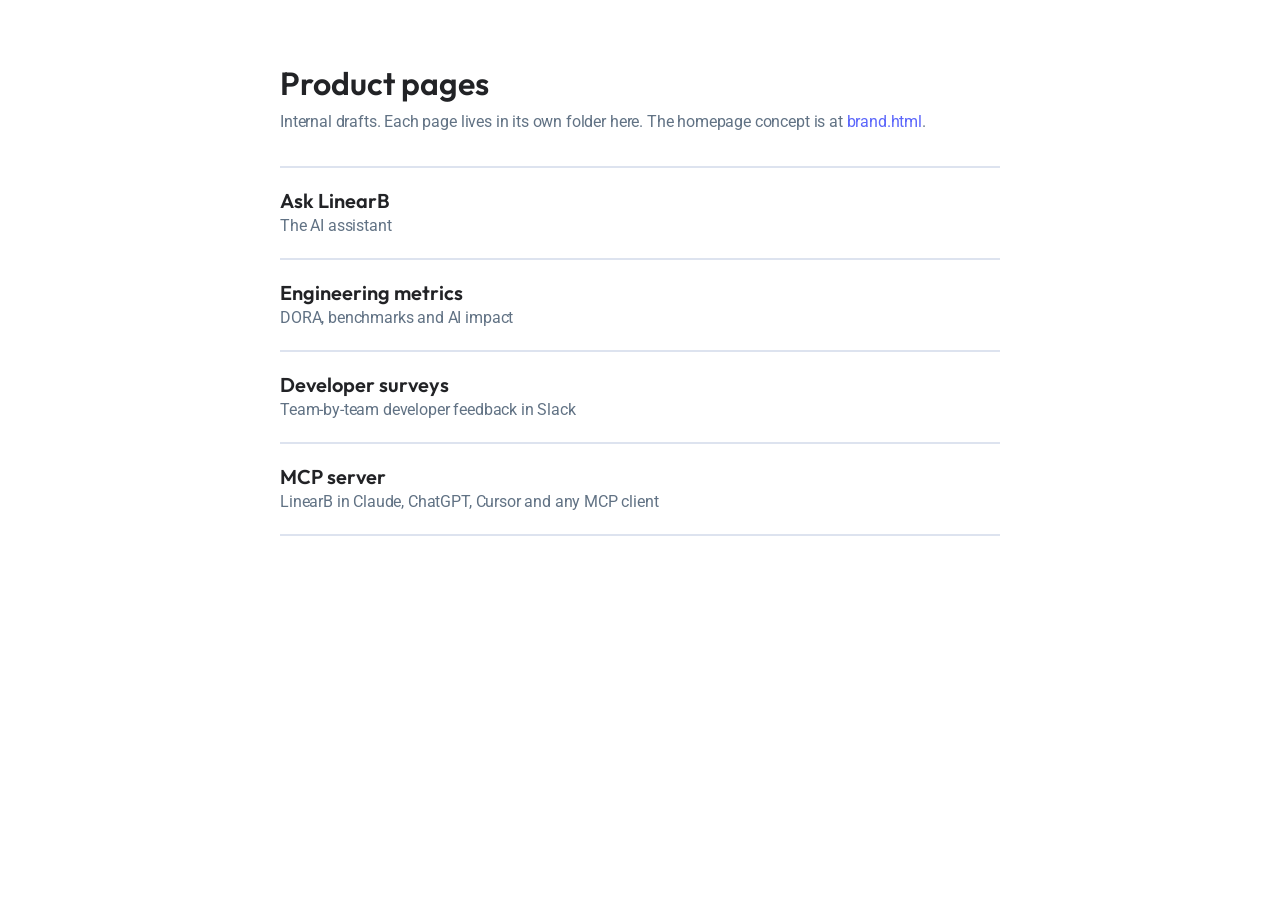
<file: products/index.html>
<!doctype html>
<html lang="en">
<meta charset="utf-8">
<meta name="viewport" content="width=device-width, initial-scale=1">
<meta name="robots" content="noindex, nofollow">
<title>Product pages (internal drafts)</title>
<link rel="preconnect" href="https://fonts.googleapis.com">
<link rel="preconnect" href="https://fonts.gstatic.com" crossorigin>
<link rel="stylesheet" href="https://fonts.googleapis.com/css2?family=Outfit:wght@600&family=Roboto:wght@400;500&display=swap">
<style>
/* Index of the product page concepts. Add a line to the list for each new page folder. */
:root{
  --ground:#ffffff;
  --rule:#dde3ef;   /* Slate 200 */
  --dim:#617284;    /* Slate 500 */
  --ink:#222326;    /* Slate 800 */
  --indigo:#5b66fb; /* Indigo 500 */
  --display:"Outfit","Helvetica Neue",system-ui,sans-serif;
  --sans:"Roboto","Helvetica Neue",system-ui,sans-serif;
}
body{margin:0;background:var(--ground);color:var(--ink);font:400 16px/1.5 var(--sans);letter-spacing:-.01em}
main{max-width:720px;margin:0 auto;padding:64px 16px}
h1{font:600 32px/1.2 var(--display);letter-spacing:0;margin:0 0 8px}
p{color:var(--dim);margin:0 0 32px}
ul{list-style:none;margin:0;padding:0;border-top:2px solid var(--rule)}
li{border-bottom:2px solid var(--rule)}
a{display:block;padding:20px 0;color:inherit;text-decoration:none}
a strong{display:block;font:600 20px/1.3 var(--display);letter-spacing:0}
a span{color:var(--dim)}
a:hover strong,a:focus-visible strong{color:var(--indigo)}
</style>
<main>
  <h1>Product pages</h1>
  <p>Internal drafts. Each page lives in its own folder here. The homepage concept is at <a href="../brand.html" style="display:inline;padding:0;color:var(--indigo)">brand.html</a>.</p>
  <ul>
    <li><a href="ai-assistant/"><strong>Ask LinearB</strong><span>The AI assistant</span></a></li>
    <li><a href="engineering-metrics/"><strong>Engineering metrics</strong><span>DORA, benchmarks and AI impact</span></a></li>
    <li><a href="developer-surveys/"><strong>Developer surveys</strong><span>Team-by-team developer feedback in Slack</span></a></li>
    <li><a href="mcp-server/"><strong>MCP server</strong><span>LinearB in Claude, ChatGPT, Cursor and any MCP client</span></a></li>
  </ul>
</main>
</html>
</file>
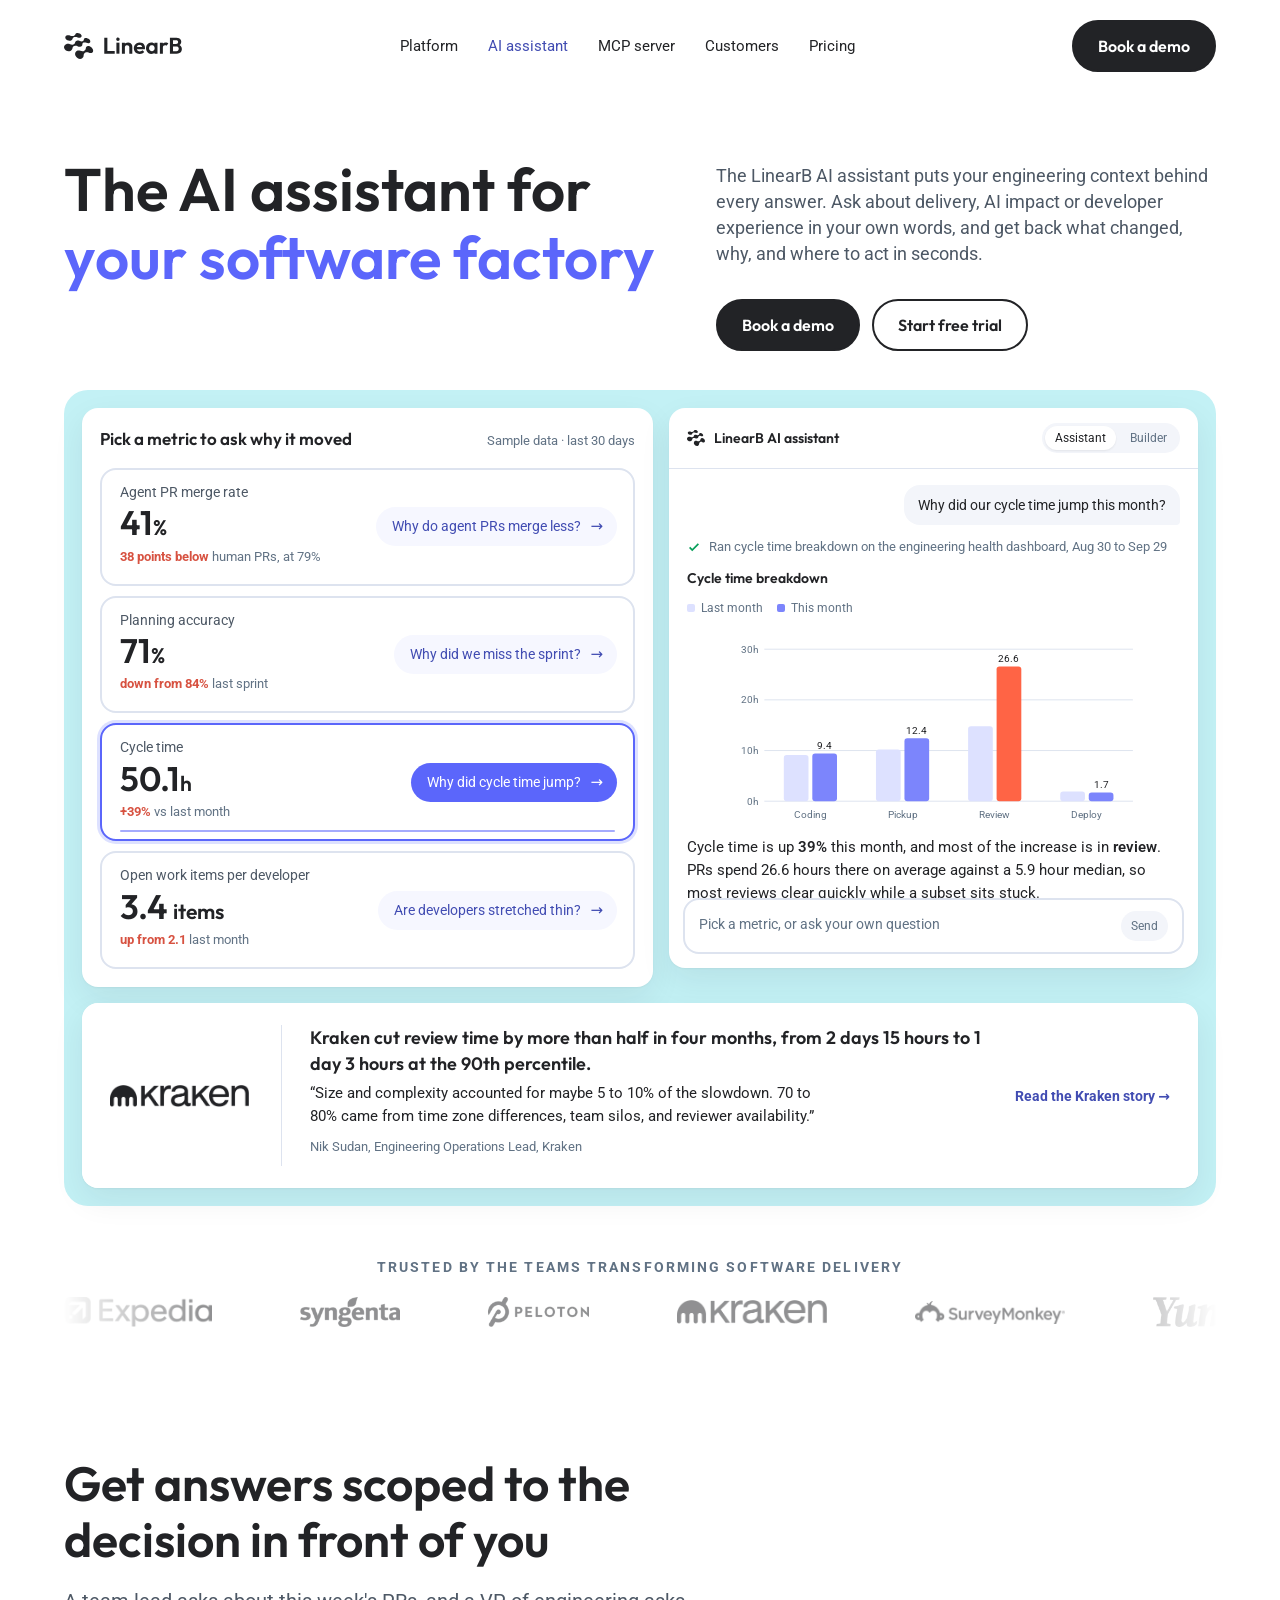
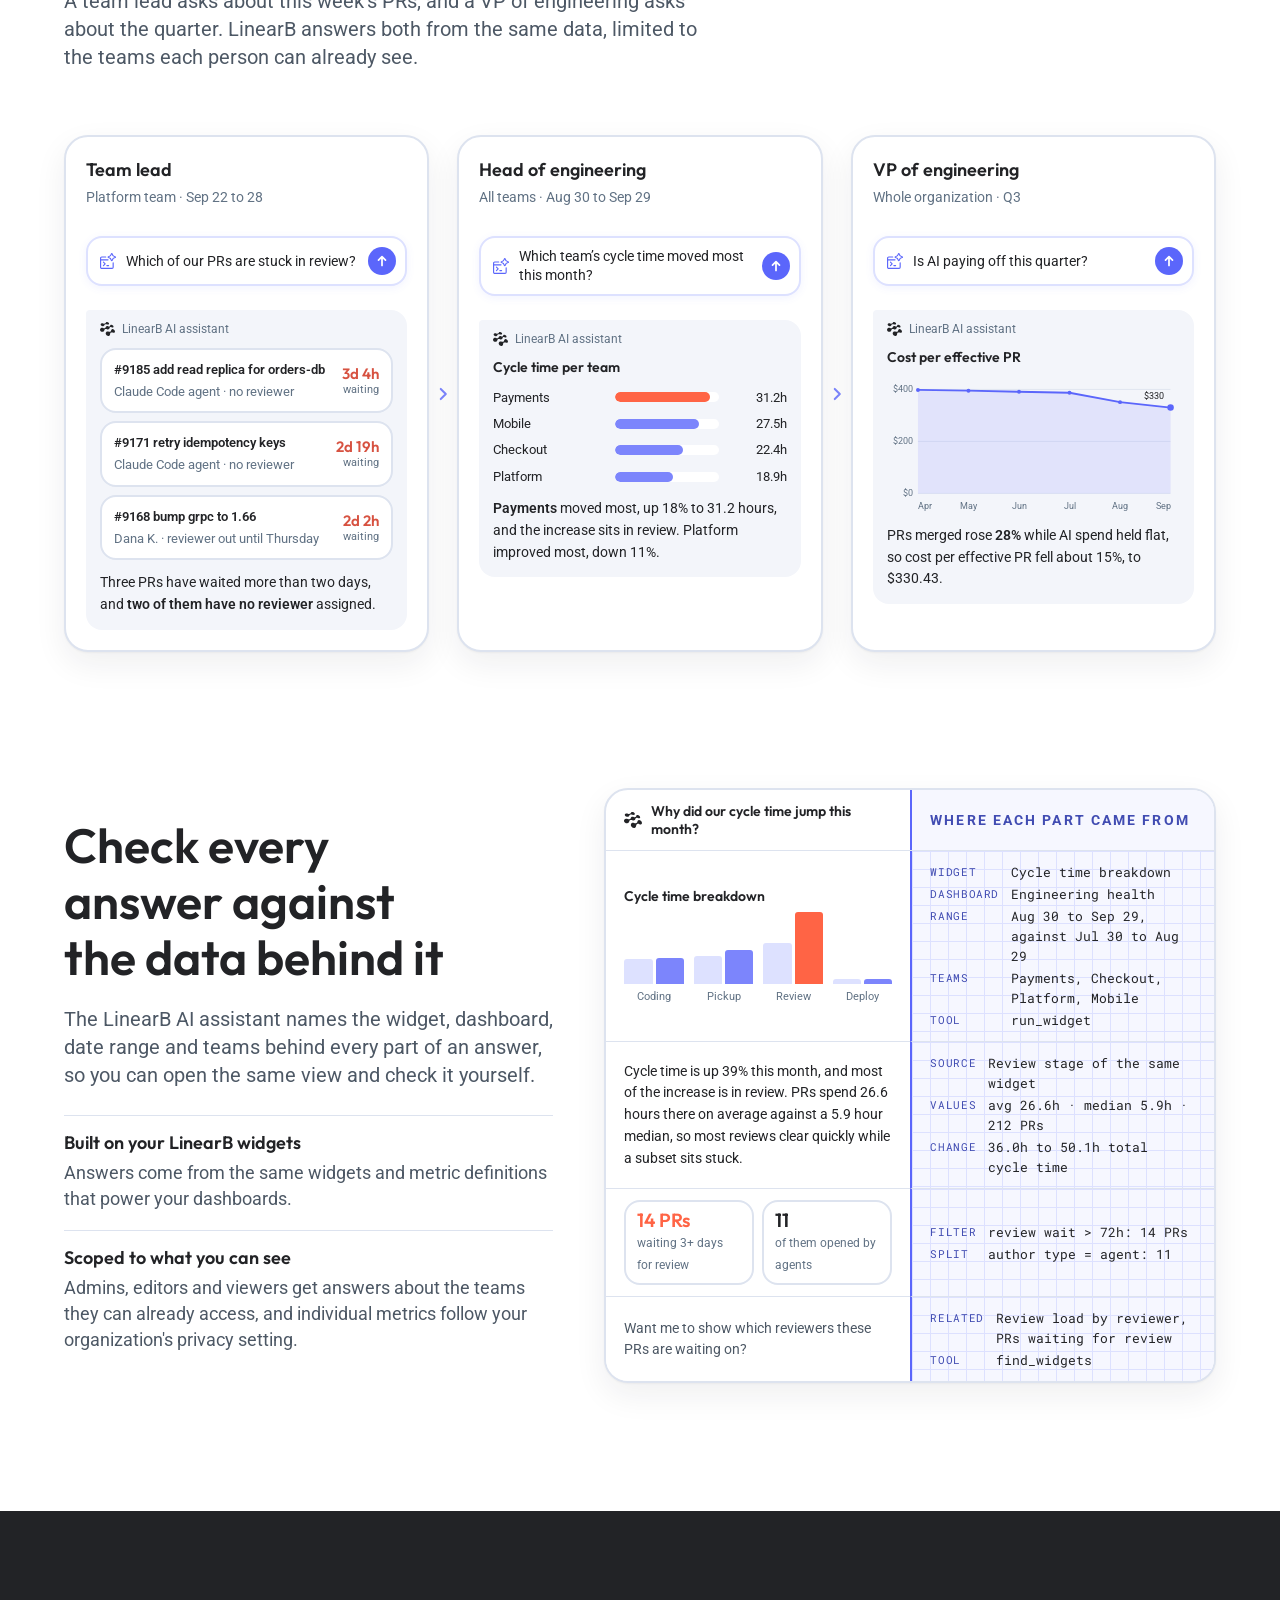
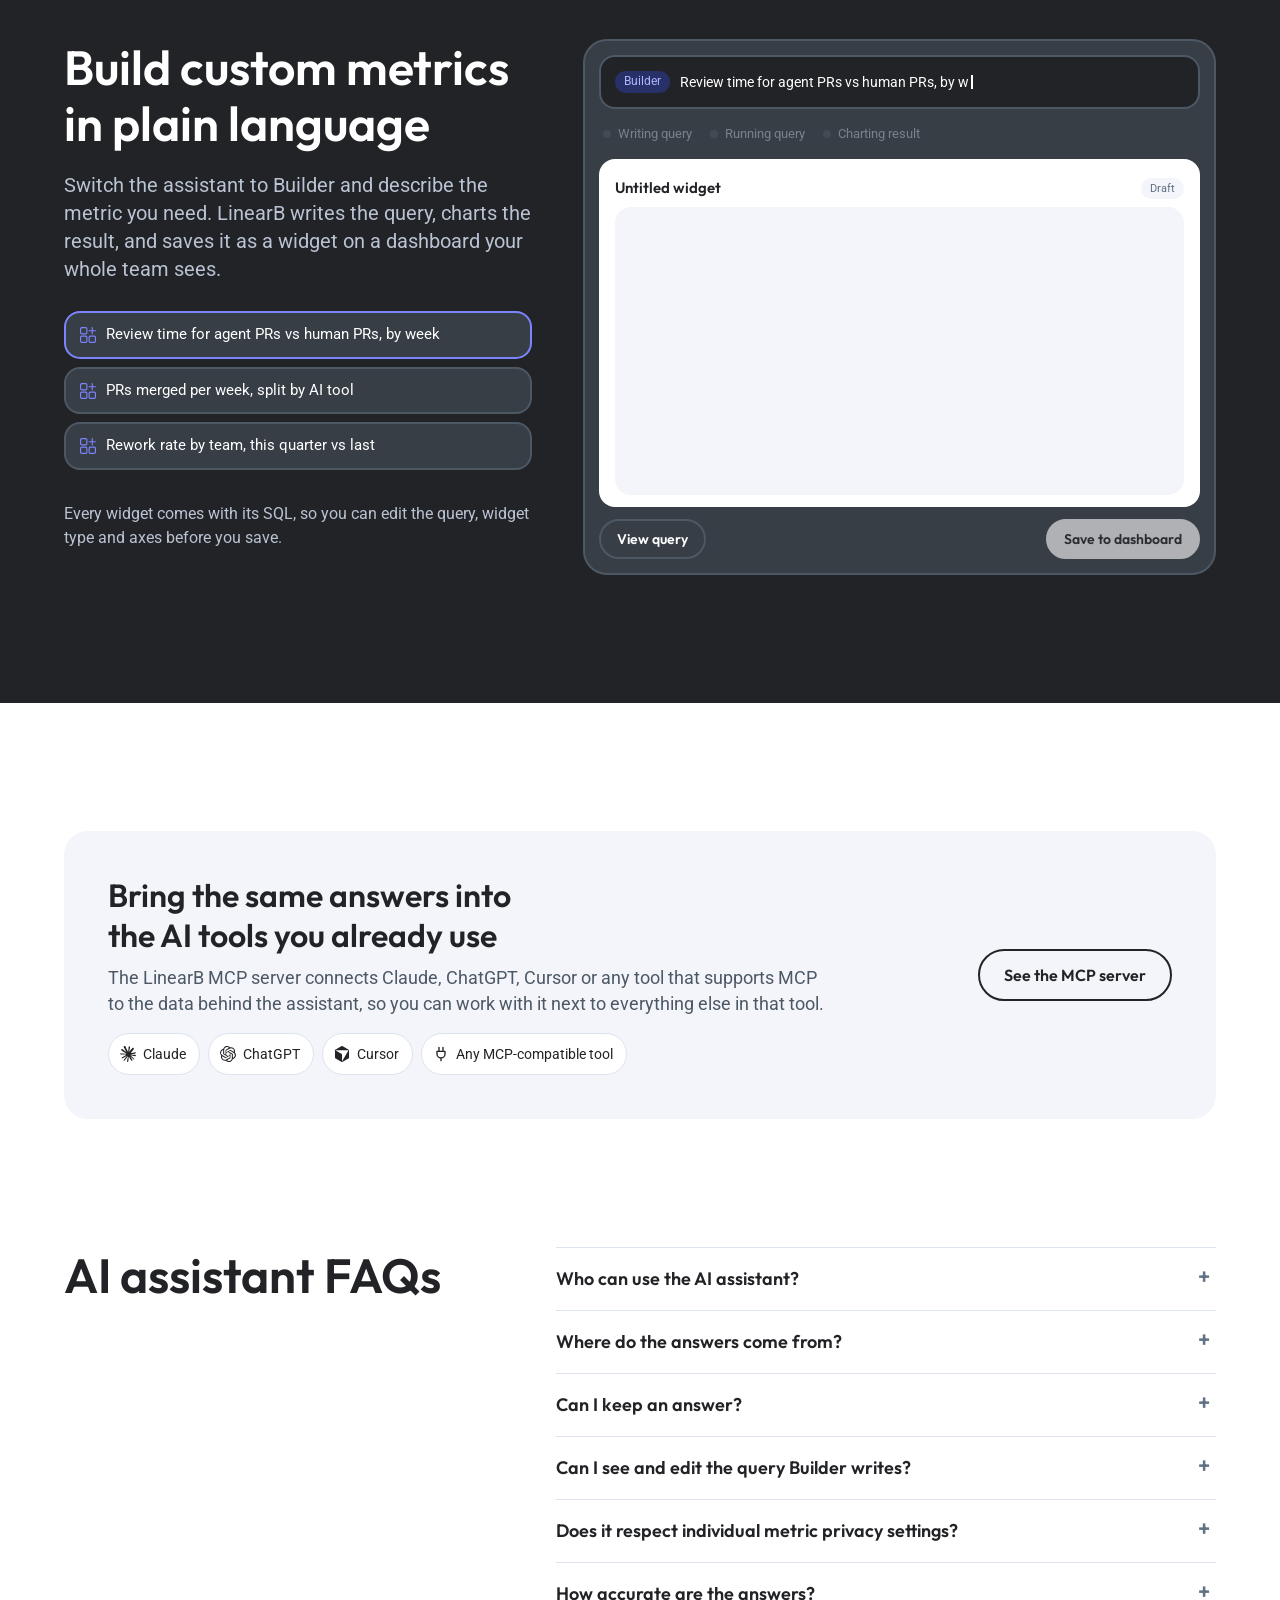
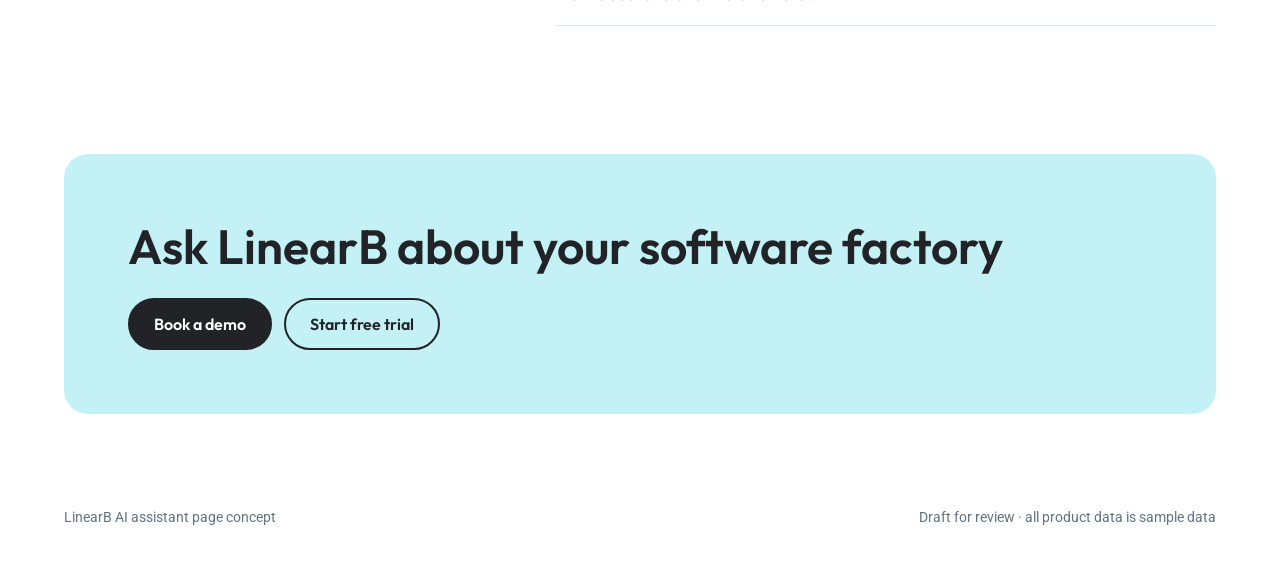
<file: ai-assistant/handoff/full-page.html>
<!doctype html>
<html lang="en">
<head>
<meta charset="utf-8">
<meta name="viewport" content="width=device-width, initial-scale=1, viewport-fit=cover">
<title>Ask LinearB</title>
<meta name="description" content="Landing page concept for the LinearB AI assistant">
<link rel="preconnect" href="https://fonts.googleapis.com">
<link rel="preconnect" href="https://fonts.gstatic.com" crossorigin>
<link rel="stylesheet" href="https://fonts.googleapis.com/css2?family=Outfit:wght@500;600;700&family=Roboto:wght@400;500;700&family=Roboto+Mono:wght@400;500&display=swap">
<style>
/* LinearB current brand. Single light theme by choice, matching linearb.io and brand.html. */
:root{
  color-scheme:light;
  /* every colour is a LinearB brand hex (linearb-brand v3) */
  --ground:#ffffff;
  --pane:#f3f5fa;        /* Slate 100 */
  --pane-2:#f3f5fa;      /* Slate 100 */
  --rule:#dde3ef;        /* Slate 200 */
  --dim:#617284;         /* Slate 500 */
  --slate:#4d5865;       /* Slate 600 */
  --ink:#222326;         /* Slate 800 */
  --aqua:#c3f1f5;        /* Teal 200 */
  --aqua-2:#9feaed;      /* Teal 300 */
  --teal:#10b9d0;        /* Teal 500 */
  --indigo:#5b66fb;      /* Indigo 500 */
  --indigo-2:#7c85fc;    /* Indigo 400 */
  --indigo-6:#414cb2;    /* Indigo 600: small indigo text on white */
  --lav:#dde1ff;         /* Indigo 200 */
  --lav-2:#f6f7ff;       /* Indigo 100 */
  --coral:#ff6445;       /* Red 500 */
  --coral-soft:#fee0df;  /* Red 200 */
  --red-6:#d75241;       /* Red 600: small red text on white */
  --good:#079f5a;        /* Green 600 */
  --night:#222326;       /* Slate 800, the dark band */
  --night-2:#373e46;     /* Slate 700 */
  --night-rule:#4d5865;  /* Slate 600 */
  --night-text:#ffffff;
  --night-dim:#bac3d3;   /* Slate 300: copy on dark */
  --display:"Outfit","Helvetica Neue",system-ui,sans-serif;
  --sans:"Roboto","Helvetica Neue",system-ui,sans-serif;
  --mono:"Roboto Mono",ui-monospace,Menlo,monospace;
  --shadow:0 1px 2px rgba(34,35,38,.04),0 12px 32px rgba(34,35,38,.07);
}
*,*::before,*::after{box-sizing:border-box}
body{margin:0;background:var(--ground);color:var(--slate);font:18px/26px var(--sans);-webkit-font-smoothing:antialiased}
a{color:inherit}
button{font:inherit;color:inherit;cursor:pointer}
h1,h2,h3{font-family:var(--display);font-weight:600;letter-spacing:0;color:var(--ink);margin:0;text-wrap:balance}
.wrap{max-width:1200px;margin:0 auto;padding-inline:24px}
:focus-visible{outline:2px solid var(--indigo);outline-offset:3px}
.sr{position:absolute;width:1px;height:1px;overflow:hidden;clip:rect(0 0 0 0);white-space:nowrap}
.num{font-variant-numeric:tabular-nums}
/* mono and display text sit at zero tracking; only body copy carries -1% */
.fb,.sql,.wcode,.chart text,.tile .t-val,.callouts b,.ev-stat,.ch-t{letter-spacing:0}

/* nav */
.nav{display:flex;align-items:center;justify-content:space-between;gap:20px;padding-block:20px}
.logo{display:flex;align-items:center;text-decoration:none;color:var(--ink)}
.logo svg{width:118px;height:auto;display:block}
.nav ul{display:flex;gap:30px;list-style:none;margin:0;padding:0;font-size:15px;color:var(--ink)}
.nav ul a{text-decoration:none}
.nav ul a:hover{color:var(--indigo-6)}
.nav ul a[aria-current]{color:var(--indigo-6)}
.btn{display:inline-flex;align-items:center;gap:8px;font:600 16px/24px var(--display);letter-spacing:0;text-decoration:none;border-radius:40px;padding:12px 24px;border:2px solid var(--ink);background:none;color:var(--ink);transition:background-color .15s ease,border-color .15s ease,color .15s ease}
.btn.solid{background:var(--ink);color:#fff}
/* every variant fades to Indigo 500 on hover */
.btn:hover{background:var(--indigo);border-color:var(--indigo);color:#fff}

/* hero */
.hero{display:grid;grid-template-columns:minmax(0,1.2fr) minmax(0,1fr);gap:24px clamp(24px,4vw,64px);align-items:start;padding-block:clamp(32px,5vw,64px) clamp(28px,3vw,40px)}
h1{font-weight:600;font-size:clamp(40px,5.2vw,64px);line-height:1.125}
h1 em{font-style:normal;color:var(--indigo)}
h1 .ln{display:block}
@media (min-width:640px){h1.fit .ln{white-space:nowrap}}
.sub{margin:0;padding-top:.4em;font-size:18px;line-height:26px;max-width:34em}
.ctas{display:flex;flex-wrap:wrap;gap:12px;margin-top:32px}

/* stage: the dashboard and the assistant on the aqua panel */
.stage-wrap{padding-bottom:clamp(36px,4vw,52px)}
.lstrip{padding-block:0 64px}
@media (max-width:1165px){.lstrip{padding-bottom:32px}}
.lstrip p{margin:0 0 20px;text-align:center;font:700 14px/20px var(--sans);letter-spacing:.15em;text-transform:uppercase;color:var(--dim)}
.marquee{display:flex;overflow:hidden;-webkit-mask-image:linear-gradient(90deg,transparent,#000 12%,#000 88%,transparent);mask-image:linear-gradient(90deg,transparent,#000 12%,#000 88%,transparent)}
.lstrip .logos{list-style:none;margin:0;padding:0 88px 0 0;display:flex;align-items:center;gap:88px;flex:0 0 auto;animation:marq 60s linear infinite}
.marquee:hover .logos{animation-play-state:paused}
@keyframes marq{to{transform:translateX(-100%)}}
.lstrip .logos li{flex:0 0 auto}
.lstrip img{display:block;width:auto;height:auto;max-height:30px;max-width:150px;opacity:.5;transition:opacity .2s}
.lstrip li:hover img{opacity:.9}
@media (max-width:900px){.lstrip .logos{gap:56px;padding-right:56px}}
@media (max-width:640px){.lstrip img{max-height:24px;max-width:110px}}
@media (prefers-reduced-motion:reduce){.lstrip .logos{animation:none}.marquee{flex-wrap:wrap;justify-content:center;-webkit-mask-image:none;mask-image:none}.marquee .logos[aria-hidden]{display:none}.lstrip .logos{flex-wrap:wrap;justify-content:center;gap:24px 48px;padding:0}}
.aqua{background:var(--aqua);border-radius:24px;padding:clamp(10px,1.6vw,18px);display:grid;grid-template-columns:minmax(0,1.08fr) minmax(0,1fr);gap:clamp(10px,1.4vw,16px)}
.card{background:#fff;border-radius:16px;box-shadow:var(--shadow);min-width:0}
.board{padding:18px;display:flex;flex-direction:column;gap:14px}
.board-h{display:flex;justify-content:space-between;align-items:baseline;gap:12px;flex-wrap:wrap}
.board-h h2{font-size:17px;font-weight:600}
.board-h span{font-size:12.5px;color:var(--dim)}
.tiles{flex:1;display:grid;grid-template-columns:1fr;grid-auto-rows:1fr;gap:10px}
.tile{text-align:left;background:var(--ground);border:2px solid var(--rule);border-radius:16px;padding:14px 16px 14px 18px;display:grid;grid-template-columns:minmax(0,1fr) auto;align-items:center;column-gap:16px;transition:border-color .15s,box-shadow .15s,background .15s}
.tile{position:relative}
.tile:hover{border-color:var(--indigo-2)}
.tiles.auto .tile[aria-pressed=true]::after{content:"";position:absolute;left:18px;right:18px;bottom:7px;height:2px;border-radius:2px;background:var(--indigo);opacity:.55;transform-origin:left;animation:tfill var(--dwell) linear both}
@keyframes tfill{from{transform:scaleX(0)}}
.tile[aria-pressed=true]{border-color:var(--indigo);box-shadow:0 0 0 3px var(--lav)}
.tile .t-main{display:grid;gap:3px;min-width:0}
.tile .t-name{font:400 13.5px/1.3 var(--sans);color:var(--slate)}
.tile .t-line{display:grid;gap:2px}
.tile .t-val{font:600 34px/1.1 var(--display);color:var(--ink)}
.tile .t-val small{font-size:.62em;font-weight:600;color:inherit;margin-left:1px;letter-spacing:0}
.tile .t-delta{font-size:13px;color:var(--dim)}
.tile .t-delta b{font-weight:700;color:var(--red-6)}
.tile .ask{border-radius:999px;padding:10px 14px 10px 16px;background:var(--lav-2);color:var(--indigo-6);font:400 13.5px/1.25 var(--sans);display:flex;align-items:center;gap:10px;white-space:nowrap;transition:background .15s}
.tile .ask i{font-style:normal;font-size:15px;transition:transform .15s}
.tile:hover .ask{background:var(--lav)}
.tile:hover .ask i{transform:translateX(3px)}
.tile[aria-pressed=true] .ask{background:var(--indigo);color:#fff}
#hero-ev{grid-column:1/-1;padding:0;overflow:hidden}
#hero-ev>.ev{transition:opacity .22s ease,transform .22s ease}
#hero-ev.out>.ev{opacity:0;transform:translateY(6px)}
#hero-ev .ev{background:#fff;border-radius:16px;padding:22px 28px;min-height:128px;grid-template-columns:auto minmax(0,1fr) auto;column-gap:28px;row-gap:6px;align-content:center;align-items:center}
#hero-ev .ev-h{grid-row:1/span 4;align-self:stretch;min-height:0;padding-right:28px;border-right:1px solid var(--rule);width:172px}
#hero-ev .ev-logo{height:calc(var(--h) * 1.3)!important;max-width:140px}
#hero-ev .ev>:not(.ev-h):not(a){grid-column:2;max-width:64ch}
#hero-ev .ev a{grid-column:3;grid-row:1/span 4;white-space:nowrap}
#hero-ev .ev-stat{font-size:18px;line-height:1.4}
#hero-ev blockquote{font-size:15px}
#hero-ev figcaption{font-size:13px}
@media (max-width:760px){#hero-ev .ev{grid-template-columns:1fr;padding:18px}#hero-ev .ev-h,#hero-ev .ev>:not(.ev-h):not(a),#hero-ev .ev a{grid-column:1;grid-row:auto}#hero-ev .ev-h{border-right:0;padding-right:0;width:auto}}
.asst .chart svg{max-height:190px}

/* assistant panel */
.asst{display:flex;flex-direction:column;height:560px}
.asst-h{display:flex;align-items:center;gap:9px;padding:15px 18px;border-bottom:1px solid var(--rule);font:600 14px/1 var(--display);color:var(--ink)}
.asst-h img{width:18px}
.asst-h .mode{margin-left:auto;display:flex;gap:4px;background:var(--pane);border-radius:999px;padding:3px;font:400 12px/1 var(--sans)}
.asst-h .mode span{padding:6px 10px;border-radius:999px;color:var(--dim)}
.asst-h .mode span.on{background:#fff;color:var(--ink);box-shadow:0 1px 2px rgba(34,35,38,.08)}
.asst-b{flex:1;overflow-y:auto;padding:16px 18px 18px;scrollbar-width:thin;scrollbar-color:var(--rule) transparent}
.composer span{white-space:nowrap;overflow:hidden;text-overflow:ellipsis;min-width:0}
.composer{margin:0 14px 14px;border:2px solid var(--rule);border-radius:16px;padding:11px 14px;font-size:13.5px;color:var(--dim);display:flex;justify-content:space-between;gap:10px}
.composer i{font-style:normal;background:var(--pane);border-radius:999px;padding:2px 10px;font-size:12px}

/* an answer, shared by every demo on the page */
.ans{display:flex;flex-direction:column;gap:12px;font-size:14.5px;line-height:1.6;color:var(--ink)}
.ans>*{animation:rise .35s ease both}
@keyframes rise{from{opacity:0;transform:translateY(6px)}}
.ans p{margin:0}
.ans b{font-weight:600}
.ans ul{margin:0;padding-left:18px;display:grid;gap:4px}
.q{align-self:flex-end;max-width:88%;background:var(--pane);border-radius:16px 16px 4px 16px;padding:9px 14px;font-size:14px;color:var(--ink)}
.ran{display:flex;align-items:center;gap:8px;font-size:12.5px;color:var(--dim)}
.ran svg{width:14px;height:14px;flex:0 0 auto;color:var(--good)}
.ran.busy svg{color:var(--dim);animation:spin .9s linear infinite}
@keyframes spin{to{transform:rotate(360deg)}}
.ch-t{font:600 14px/1.3 var(--display);color:var(--ink);margin:0 0 6px}
.legend{display:flex;gap:14px;flex-wrap:wrap;font-size:11.5px;color:var(--dim);margin:0 0 4px}
.legend span::before{content:"";display:inline-block;width:8px;height:8px;border-radius:2px;margin-right:6px;background:var(--c)}
.chart svg{display:block;width:100%;height:auto;overflow:visible}
.chart .g line{stroke:var(--rule)}
.chart .ax{fill:var(--dim);font:10.5px var(--sans)}
.chart .vl{fill:var(--ink);font:400 10.5px var(--sans)}
.chart .bar{transform-box:fill-box;transform-origin:bottom;animation:grow .55s cubic-bezier(.2,.7,.2,1) both}
@keyframes grow{from{transform:scaleY(0)}}
.chart .ln{fill:none;stroke-width:2.2;stroke-linecap:round;stroke-linejoin:round}
.chart .area{opacity:.12}
.hb{display:grid;gap:7px;font-size:12.5px}
.hb .r{display:grid;grid-template-columns:minmax(90px,38%) 1fr 58px;gap:10px;align-items:center}
.hb .l{color:var(--ink);overflow:hidden;text-overflow:ellipsis;white-space:nowrap}
.hb .tr{height:10px;border-radius:5px;background:var(--pane-2);overflow:hidden}
.hb .tr i{display:block;height:100%;border-radius:5px;background:var(--indigo-2);transform-origin:left;animation:growx .6s cubic-bezier(.2,.7,.2,1) both}
.hb .tr i.hi{background:var(--coral)}
.hb .v{text-align:right;color:var(--ink);font-variant-numeric:tabular-nums}
@keyframes growx{from{transform:scaleX(0)}}
.callouts{display:grid;grid-template-columns:repeat(auto-fit,minmax(130px,1fr));gap:8px}
.callouts div{border:2px solid var(--rule);border-radius:16px;padding:9px 12px}
.callouts b{display:block;font:600 21px/1.15 var(--display);color:var(--ink)}
.callouts b.hot{color:var(--coral)}
.callouts span{font-size:12px;color:var(--dim)}
.tbl{width:100%;border-collapse:collapse;font-size:12.5px;font-variant-numeric:tabular-nums}
.tbl th{text-align:left;font-weight:700;color:var(--dim);padding:6px 8px 6px 0;border-bottom:1px solid var(--rule)}
.tbl td{padding:7px 8px 7px 0;border-bottom:1px solid var(--rule);color:var(--ink)}
.tbl .n{text-align:right;padding-right:0}
.up{color:var(--red-6)}
.down{color:var(--good)}
.prs{display:grid;gap:8px}
.pr{border:2px solid var(--rule);border-radius:16px;padding:10px 12px;display:grid;grid-template-columns:1fr auto;gap:2px 12px;font-size:12.5px}
.pr b{font-weight:700;color:var(--ink);font-size:13px}
.pr .w{grid-row:span 2;align-self:center;text-align:right;font:600 15px/1.2 var(--display);color:var(--ink)}
.pr .w.hot{color:var(--red-6)}
.pr .w small{display:block;font:400 11px var(--sans);color:var(--dim)}
.pr span{color:var(--dim)}
.next{color:var(--slate)}

/* evidence card */
.ev{border-radius:16px;background:var(--lav-2);padding:14px 16px;display:grid;gap:8px;animation-delay:.1s}
.ev-h{display:flex;justify-content:space-between;align-items:center;gap:10px;min-height:26px}
.ev-logo{display:block;width:auto;max-width:150px}
.ev-org{font:600 18px/1 var(--display);color:var(--ink)}
.ev-stat{font:600 17px/1.35 var(--display);color:var(--ink);margin:0}
.ev blockquote{margin:0;font-size:14px;line-height:1.55;color:var(--ink)}
.ev figcaption{font-size:12px;color:var(--dim)}
.ev a{font-size:14px;color:var(--indigo-6);text-decoration:none;font-weight:700}
.ev a:hover{text-decoration:underline}

/* sections */
/* brand section rhythm: 128px between sections; two plain sections back to back halve their shared edge */
.sect{padding-block:64px}
.night .sect{padding-block:128px}
.night + .sect{padding-top:128px}
.sect:has(+ .night){padding-bottom:128px}
#start{padding-block:64px}
@media (max-width:1165px){.sect{padding-block:32px}.night .sect{padding-block:64px}.night + .sect{padding-top:64px}.sect:has(+ .night){padding-bottom:64px}#start{padding-block:32px}}
.sect h2{font-weight:600;font-size:clamp(32px,4.2vw,48px);line-height:1.167;max-width:20em}
.lede{margin:20px 0 0;font-size:clamp(18px,1.7vw,20px);line-height:1.4;max-width:60ch;color:var(--slate)}

/* roles, side by side */
.alts{display:grid;grid-template-columns:minmax(0,1fr) 28px minmax(0,1fr) 28px minmax(0,1fr);align-items:stretch;margin-top:64px}
.chev{display:grid;place-items:center;color:var(--indigo-2)}
.chev svg{width:18px;height:18px}
.alt-card{border:2px solid var(--rule);border-radius:24px;background:#fff;box-shadow:var(--shadow);padding:20px;display:flex;flex-direction:column;gap:14px;min-width:0}
.alt-card header{display:grid;gap:3px}
.alt-card h3{font-size:18px;line-height:26px}
.scope{margin:0;font-size:14px;line-height:22px;color:var(--dim)}
.ask-in{display:flex;align-items:center;gap:10px;border:2px solid var(--lav);border-radius:16px;padding:9px 9px 9px 12px;background:#fff;font-size:14px;line-height:1.35;color:var(--ink);box-shadow:0 2px 8px rgba(91,102,251,.08)}
.ask-in>svg{width:16px;height:16px;flex:0 0 auto;color:var(--indigo)}
.ask-in span{flex:1;min-width:0}
.ask-in i{flex:0 0 auto;display:grid;place-items:center;width:28px;height:28px;border-radius:50%;background:var(--indigo);color:#fff}
.ask-in i svg{width:14px;height:14px}
.alt-body{display:grid;gap:12px;font-size:14px;line-height:1.55;color:var(--ink);background:var(--pane);border-radius:4px 16px 16px 16px;padding:12px 14px 14px;margin-top:-4px}
.reply-h{display:flex;align-items:center;gap:7px;font:400 12px/1 var(--sans);color:var(--dim)}
.reply-h img{width:15px;height:auto}
.alt-body .pr{background:#fff}
.alt-body .hb .tr{background:#fff}
.alt-body p{margin:0}
.alt-body b{font-weight:600}

/* x-ray */
.xr-grid{display:grid;grid-template-columns:minmax(0,1fr) minmax(0,1.25fr);gap:clamp(24px,4vw,56px);align-items:center;margin-top:8px}
.xr-notes{display:grid;gap:18px;margin-top:26px}
.xr-notes div{border-top:1px solid var(--rule);padding-top:14px}
.xr-notes h3{font-size:18px;line-height:26px;margin-bottom:4px}
.xr-notes p{margin:0;font-size:18px;line-height:26px}
.xr{border-radius:24px;box-shadow:var(--shadow);background:#fff;border:2px solid var(--rule);overflow:hidden}
.xr-head{display:grid;grid-template-columns:1fr 1fr;border-bottom:1px solid var(--rule)}
.xr-head>*{padding:12px 18px;display:flex;align-items:center;gap:9px}
.xh-a{font:600 14px/1.3 var(--display);color:var(--ink)}
.xh-a img{width:18px}
.xh-b{background:var(--lav-2);border-left:2px solid var(--indigo);font:700 14px/20px var(--sans);letter-spacing:.15em;text-transform:uppercase;color:var(--indigo-6)}
.xr-rows{display:grid}
.xr-row{display:grid;grid-template-columns:1fr 1fr}
.xr-row>*{padding:11px 18px;transition:background-color .15s}
.xr-row+.xr-row>*{border-top:1px solid var(--rule)}
.fa{background:#fff;color:var(--ink);font-size:14px;line-height:1.55;display:flex;flex-direction:column;justify-content:center}
.fb{border-left:2px solid var(--indigo);display:flex;flex-direction:column;justify-content:center;background-color:var(--lav-2);background-image:linear-gradient(var(--lav) 1px,transparent 1px),linear-gradient(90deg,var(--lav) 1px,transparent 1px);background-size:18px 18px;font:12.5px/1.6 var(--mono);color:var(--ink)}
.fa p,.fb p{margin:0}
.fb dl{margin:0;display:grid;grid-template-columns:max-content 1fr;gap:2px 12px}
@media (max-width:640px){.fb dl{grid-template-columns:1fr;gap:0}.fb dt{margin-top:4px}}
.xr .callouts{grid-template-columns:1fr 1fr}
.xr .callouts div{padding:8px 11px}
.xr .callouts b{font-size:19px}
.xr-row:hover .fa{background:var(--lav-2)}
.xr-row:hover .fb{background-color:var(--lav)}
.xr-tog{display:none}
@media (max-width:640px){
  .xr-head{grid-template-columns:1fr}
  .xh-b{background:var(--lav-2);border-left:2px solid var(--indigo);font:700 14px/20px var(--sans);letter-spacing:.15em;text-transform:uppercase;color:var(--indigo-6)}
  .xh-a{flex-wrap:wrap}
  .xr-tog{display:flex;width:100%;margin-top:4px;padding:3px;border-radius:999px;background:var(--pane);gap:3px}
  .xr-tog button{flex:1;border:0;border-radius:999px;padding:8px 10px;background:none;font:400 13px/1 var(--sans);color:var(--dim)}
  .xr-tog button[aria-pressed=true]{background:#fff;color:var(--ink);box-shadow:0 1px 3px rgba(34,35,38,.12)}
  .xr-tog button[data-v=fb][aria-pressed=true]{color:var(--indigo-6)}
  .xr-tog button{position:relative;overflow:hidden}
  .xr-tog.auto button[aria-pressed=true]::after{content:"";position:absolute;left:16px;right:16px;bottom:3px;height:2px;border-radius:2px;background:var(--indigo);opacity:.55;transform-origin:left;animation:tfill 4s linear both}
  /* both faces share each row's cell, so flipping shows the source exactly where its answer was */
  .xr-row{grid-template-columns:1fr}
  .xr-row>*{grid-area:1/1;transition:opacity .25s ease}
  .fb{border-left:0;opacity:0;pointer-events:none}
  .xr.src .fa{opacity:0;pointer-events:none}
  .xr.src .fb{opacity:1;pointer-events:auto}
}
.fb dt{color:var(--indigo-6);text-transform:uppercase;font-size:11px;letter-spacing:.06em;padding-top:1px}
.fb dd{margin:0}
.xr-bars{display:grid;grid-template-columns:repeat(4,1fr);gap:10px;align-items:end;height:72px;margin-top:6px}
.xr-bars div{display:flex;gap:3px;align-items:end;height:100%}
.xr-bars i{flex:1;border-radius:3px 3px 0 0;background:var(--lav)}
.xr-bars i+i{background:var(--indigo-2)}
.xr-bars i.hi{background:var(--coral)}
.xr-lab{display:grid;grid-template-columns:repeat(4,1fr);gap:10px;font-size:11px;color:var(--dim);text-align:center;margin-top:4px}

/* builder, the one dark band on the page */
.night{background:var(--night);color:var(--night-dim)}
.night h2{color:#fff}
.night .lede{color:var(--night-dim)}
.b-grid{display:grid;grid-template-columns:minmax(0,.85fr) minmax(0,1.15fr);gap:clamp(24px,4vw,56px);align-items:start}
.bchips{display:grid;gap:8px;margin-top:28px}
.bchip{text-align:left;border:2px solid var(--night-rule);background:var(--night-2);color:var(--night-text);border-radius:16px;padding:12px 14px;font-size:14.5px;line-height:1.35;display:flex;gap:10px;align-items:center}
.bchip:hover{border-color:var(--indigo-2)}
.bchip[aria-pressed=true]{border-color:var(--indigo-2)}
.bchip svg{width:16px;height:16px;flex:0 0 auto;color:var(--indigo-2)}
.bnote{margin-top:32px;font-size:16px;line-height:24px}
.bwin{background:var(--night-2);border:2px solid var(--night-rule);border-radius:24px;padding:14px;display:grid;gap:12px}
.bprompt{background:var(--night);border:2px solid var(--night-rule);border-radius:16px;padding:12px 14px;font-size:14px;color:var(--night-text);min-height:46px;display:flex;align-items:center;gap:10px}
.bprompt .tag{font:400 11.5px/1 var(--sans);color:#aeb6ff;background:#273168;border-radius:999px;padding:5px 9px;flex:0 0 auto}
.bprompt .txt.typing::after{content:"";display:inline-block;width:2px;height:1.05em;background:var(--night-text);vertical-align:-.15em;margin-left:2px;animation:blink 1s steps(1) infinite}
@keyframes blink{50%{opacity:0}}
.wcard{background:#fff;border-radius:16px;padding:16px 16px 12px;color:var(--ink)}
.wcard{container-type:inline-size}
/* the widget area always holds the tallest state (a line chart with its legend), so nothing below it moves while it builds */
.wstage{height:calc(26px + 46cqw);display:flex;flex-direction:column;justify-content:center}
.wstage>#w-chart{width:100%}
.wstage>.wcode{flex:1;min-height:0;overflow:hidden}
.wcode{margin:0;background:var(--pane);border-radius:16px;padding:12px 14px;font:12px/1.7 var(--mono);color:var(--ink);white-space:pre;overflow:hidden}
.wcode .k{color:#414cb2}.wcode .f{color:#5f32a0}.wcode .s{color:#d75241}.wcode .p{color:#008f9a}
.wcode .cur::after{content:"";display:inline-block;width:7px;height:1.1em;background:var(--indigo);vertical-align:-.2em;margin-left:2px;animation:blink 1s steps(1) infinite}
.bsteps{list-style:none;margin:0;padding:0 4px;display:flex;flex-wrap:wrap;gap:6px 18px;font-size:12.5px;color:var(--night-dim)}
.bsteps li{display:flex;align-items:center;gap:7px;opacity:.5;transition:opacity .2s,color .2s}
.bsteps li::before{content:"";width:8px;height:8px;border-radius:50%;background:var(--night-rule);transition:background .2s}
.bsteps li.on{opacity:1;color:var(--night-text)}
.bsteps li.on::before{background:var(--indigo-2);animation:beat 1s ease-in-out infinite}
.bsteps li.done{opacity:1;color:var(--night-text)}
.bsteps li.done::before{background:#0ad570}
@keyframes beat{50%{transform:scale(1.5)}}
#w-chart.draw .ln{stroke-dasharray:1;stroke-dashoffset:1;animation:draw 1.1s cubic-bezier(.3,.7,.2,1) forwards}
#w-chart.draw .area{animation:fade .7s .6s both}
#w-chart.draw circle{animation:fade .25s both;animation-delay:.95s}
#w-chart.draw .legend,#w-chart.draw .ax{animation:fade .4s both}
@keyframes draw{to{stroke-dashoffset:0}}
@keyframes fade{from{opacity:0}}
.bbtn.solid.ready{animation:nudge 1.4s ease-out 1}
@keyframes nudge{0%{box-shadow:0 0 0 0 rgba(255,255,255,.6)}100%{box-shadow:0 0 0 12px rgba(255,255,255,0)}}
.wcard-h{display:flex;justify-content:space-between;align-items:center;gap:10px;margin-bottom:6px}
.wcard-h h3{font-size:15px;font-weight:600}
.badge{font:400 11px/1 var(--sans);border-radius:999px;padding:5px 9px;background:var(--pane);color:var(--dim)}
.badge.new{background:var(--indigo);color:#fff}
.bfoot{display:flex;align-items:center;gap:10px;flex-wrap:wrap;font-size:12.5px}
.bfoot .sp{flex:1}
.bbtn{border:2px solid var(--night-rule);background:none;color:var(--night-text);border-radius:40px;padding:8px 16px;font:600 14px/20px var(--display);transition:background-color .15s ease,border-color .15s ease,color .15s ease}
.bbtn:hover{background:var(--indigo);border-color:var(--indigo);color:#fff}
.bbtn.solid{background:#fff;color:var(--ink);border-color:#fff}
.bbtn.solid:hover{background:var(--indigo);border-color:var(--indigo);color:#fff}
.bbtn:disabled{opacity:.6;cursor:default}
.sql{margin:0;background:var(--night);border:2px solid var(--night-rule);border-radius:16px;padding:12px 14px;font:12px/1.65 var(--mono);color:var(--night-text);overflow-x:auto;white-space:pre}
.sql .k{color:#aeb6ff}.sql .f{color:#c3a4f4}.sql .s{color:#f7b9b7}.sql .p{color:#9feaed}

/* mcp band */
.mcp{display:grid;grid-template-columns:minmax(0,1fr) auto;gap:24px;align-items:center;background:var(--pane);border-radius:24px;padding:clamp(24px,3.5vw,44px)}
.mcp h2{font-size:clamp(26px,3vw,32px);line-height:1.25}
.mcp p{margin:10px 0 0;max-width:40em}
.clients{display:flex;gap:8px;flex-wrap:wrap;margin-top:16px}
.clients span{display:inline-flex;align-items:center;gap:7px;background:#fff;border:1px solid var(--rule);border-radius:999px;padding:7px 13px 7px 11px;font-size:13.5px;color:var(--ink)}
.clients svg{width:16px;height:16px;flex:0 0 auto;fill:currentColor}
.clients svg[fill="none"]{fill:none}

/* faq + close */
.faq{display:grid;grid-template-columns:minmax(0,.8fr) minmax(0,1.2fr);gap:clamp(24px,4vw,56px)}
.faq details{border-top:1px solid var(--rule)}
.faq details:last-child{border-bottom:1px solid var(--rule)}
.faq summary{cursor:pointer;list-style:none;padding:18px 36px 18px 0;position:relative;font:600 18px/26px var(--display);color:var(--ink)}
.faq summary::-webkit-details-marker{display:none}
.faq summary::after{content:"+";position:absolute;right:6px;top:15px;font-size:22px;color:var(--dim)}
.faq details[open] summary::after{content:"\2212"}
.faq details p{margin:0 0 18px;max-width:42em}
.close{background:var(--aqua);border-radius:24px;padding:clamp(32px,5vw,64px);display:flex;justify-content:space-between;align-items:center;gap:24px;flex-wrap:wrap}
.close h2{font-size:clamp(32px,4.2vw,48px);line-height:1.167}
.close .ctas{margin:0}
.foot{padding-block:28px 40px;display:flex;justify-content:space-between;gap:16px;flex-wrap:wrap;font-size:14px;line-height:22px;color:var(--dim)}

@media (max-width:1000px){
  .hero{grid-template-columns:1fr}
}
@media (max-width:980px){
  .aqua{grid-template-columns:1fr}
  /* stacked: the answer panel keeps one height and scrolls inside, so nothing below it moves */
  .asst{height:min(560px,78vh)}
  /* the metrics become one swipeable row right above the answer */
  .board{gap:12px;padding:16px 0 14px}
  .board-h{padding-inline:16px}
  .tiles{display:flex;grid-template-columns:none;grid-auto-rows:auto;overflow-x:auto;scroll-snap-type:x mandatory;scroll-padding-inline:16px;padding:4px 16px 6px;gap:10px;scrollbar-width:none;flex:none}
  .tiles::-webkit-scrollbar{display:none}
  .tile{flex:0 0 min(300px,80%);scroll-snap-align:start}
  .alts{grid-template-columns:1fr}
  .chev{height:28px}
  .chev svg{transform:rotate(90deg)}
  .xr-grid,.b-grid,.faq{grid-template-columns:1fr}
}
@media (max-width:860px){
  .nav ul{display:none}
  .hero{grid-template-columns:1fr}
  .mcp{grid-template-columns:1fr}
}
@media (max-width:640px){
  .asst-h .mode{display:none}
  .chart .ax{font-size:15px}
  .chart .vl{font-size:15px}
  #hero-ev .ev-stat{font-size:16px}
  #hero-ev .ev-logo{height:calc(var(--h) * 1.1)!important}
  .tile{grid-template-columns:1fr;row-gap:10px;padding:12px 14px}
  .tile .t-val{font-size:28px}
  .tile .ask{white-space:normal;justify-content:space-between}
    .hb .r{grid-template-columns:minmax(80px,40%) 1fr 50px}
}
@media (max-width:420px){
  .tiles{gap:8px}
  }
@media (prefers-reduced-motion:reduce){
  *,*::before,*::after{animation:none!important;transition:none!important}
}
</style>
</head>
<body>
<header class="wrap">
  <nav class="nav" aria-label="Main">
    <a class="logo" href="#top" aria-label="LinearB"><svg aria-hidden="true" width="1139" height="250" viewBox="0 0 1139 250" fill="none" xmlns="http://www.w3.org/2000/svg">
<path fill-rule="evenodd" clip-rule="evenodd" d="M61.1347 74.3952C72.5616 71.953 79.7724 65.2949 81.8804 57.4285C84.1683 48.8552 90.8394 42.5569 100.518 39.7677C110.004 37.1455 121.431 38.3666 131.984 42.7368C141.65 46.76 152.369 47.6341 160.454 44.305C171.174 39.7548 173.642 28.7393 166.611 18.2508C157.807 5.14013 138.115 -2.54631 123.526 0.769915C115.788 2.69795 110.865 7.23527 109.644 13.1865C108.243 20.1788 101.739 25.603 92.6003 28.0581L91.8933 28.238C82.5745 30.6802 70.9806 29.8062 60.7877 25.4359C51.9958 21.5927 41.623 20.3588 32.317 22.4668C14.0392 26.837 5.95432 43.2767 17.3812 58.8424C26.52 71.079 45.3248 77.7243 61.1476 74.4081L61.1347 74.3952ZM225.481 127.391C215.815 130.36 210.545 138.059 210.365 147.506C210.018 158.355 204.568 167.622 194.722 172.339L194.015 172.687C183.822 177.584 170.634 177.057 157.806 171.633C146.2 166.735 133.205 166.555 122.652 172.687C108.243 181.08 102.433 200.669 111.045 219.551C122.652 245.091 152.357 257.147 173.089 245.605C183.462 239.654 188.912 229.165 189.259 217.443C189.606 204.332 196.11 194.178 206.303 189.113C216.149 184.036 228.797 184.036 241.111 189.64C251.83 194.538 262.91 195.065 271.162 190.514C286.458 181.941 284.517 159.383 268.347 142.416C256.046 130 238.116 123.534 225.455 127.378L225.481 127.391ZM205.789 47.6469C196.65 49.575 191.727 55.8732 191.727 63.7396C191.727 70.7319 188.218 76.5032 180.827 79.1253L178.899 79.8194C171.521 82.4416 161.675 81.5675 152.704 77.1973C143.218 72.6471 132.318 71.2461 123.179 74.2281C113.86 77.1973 108.243 84.2025 107.009 92.5959C105.955 100.809 100.158 107.635 91.0193 110.784L88.5643 111.658C79.2454 114.974 68.1785 113.586 58.1527 108.856C46.7259 103.431 32.6641 102.39 20.3632 107.635C4.54043 114.46 -4.07147 131.247 1.90545 147.853C10.1703 170.591 38.461 181.954 60.9676 172.687C72.9215 167.789 80.1323 158.175 81.7133 147.506C83.1144 137.712 89.6183 130.013 98.9371 126.349L100.171 125.822C109.31 122.326 120.557 123.2 130.583 128.277C141.123 133.522 153.256 134.743 162.922 130.732C172.408 126.889 177.164 119.01 177.164 109.922C177.164 101.709 181.56 95.2309 189.118 92.4288L189.992 92.0817C197.37 89.2796 207.036 90.3336 216.187 94.7039C225.853 99.254 236.226 100.655 243.964 97.326C257.679 91.7347 257.319 74.768 243.257 61.1175C233.064 50.976 217.241 45.3718 205.815 47.6469H205.789Z" fill="currentColor"/>
<path d="M418.644 44.8955H388.683V199.704H410.714H418.644H489.545V173.059H418.644V44.8955Z" fill="currentColor"/>
<path d="M535.123 93.3418H505.843V199.705H535.123V93.3418Z" fill="currentColor"/>
<path d="M520.586 43.1221C515.894 43.1221 512 44.7288 508.915 47.9807C505.83 51.207 504.288 55.1016 504.288 59.6518C504.288 64.2019 505.83 68.2765 508.915 71.4257C512 74.5748 515.882 76.1558 520.586 76.1558C525.29 76.1558 529.365 74.5748 532.373 71.4257C535.38 68.2765 536.884 64.3433 536.884 59.6518C536.884 54.9602 535.38 51.207 532.373 47.9807C529.365 44.7416 525.432 43.1221 520.586 43.1221Z" fill="currentColor"/>
<path d="M639.623 96.9783C633.518 93.0836 626.513 91.1299 618.595 91.1299C610.677 91.1299 603.286 92.8908 596.898 96.4127C593.44 98.3279 590.394 100.642 587.759 103.354V93.3278H558.903V199.691H587.759V138.688C587.759 134.588 588.672 130.873 590.51 127.583C592.348 124.266 594.88 121.734 598.106 119.986C601.332 118.212 605.009 117.338 609.122 117.338C615.291 117.338 620.356 119.331 624.315 123.29C628.286 127.248 630.266 132.39 630.266 138.701V199.704H659.341V132.107C659.341 125.05 657.58 118.418 654.058 112.184C650.536 105.924 645.729 100.873 639.636 96.9911L639.623 96.9783Z" fill="currentColor"/>
<path d="M756.886 97.7501C748.956 93.1999 740.01 90.9248 730.023 90.9248C719.444 90.9248 709.907 93.3413 701.398 98.1871C692.889 103.046 686.166 109.64 681.243 118.007C676.32 126.375 673.865 135.835 673.865 146.414C673.865 156.992 676.359 166.684 681.359 175.051C686.346 183.419 693.21 190.013 701.937 194.872C710.678 199.705 720.627 202.134 731.783 202.134C740.447 202.134 748.455 200.592 755.794 197.507C763.133 194.422 769.522 189.795 774.959 183.638L757.786 166.465C754.56 170.283 750.742 173.059 746.334 174.82C741.938 176.594 737.015 177.468 731.578 177.468C725.562 177.468 720.267 176.208 715.716 173.728C711.166 171.234 707.683 167.596 705.254 162.828C704.29 160.938 703.531 158.907 702.953 156.748L780.678 156.555C781.27 154.203 781.642 152.044 781.784 150.051C781.925 148.059 782.002 146.131 782.002 144.203C782.002 133.933 779.792 124.755 775.396 116.671C770.987 108.611 764.817 102.3 756.886 97.7501ZM714.83 118.881C719.084 116.388 724.071 115.141 729.804 115.141C735.228 115.141 739.791 116.246 743.454 118.457C747.118 120.668 749.984 123.881 752.041 128.136C753.03 130.192 753.789 132.48 754.341 135L702.94 135.154C703.467 133.175 704.161 131.311 705.022 129.563C707.297 124.935 710.575 121.388 714.83 118.881Z" fill="currentColor"/>
<path d="M873.391 103.392C870.448 100.346 867.003 97.788 863.044 95.7572C857.029 92.6723 850.268 91.1299 842.787 91.1299C832.954 91.1299 824.175 93.5464 816.463 98.405C808.751 103.238 802.697 109.845 798.288 118.212C793.892 126.58 791.681 136.066 791.681 146.632C791.681 157.197 793.879 166.452 798.288 174.807C802.697 183.174 808.751 189.794 816.463 194.627C824.175 199.486 832.864 201.902 842.556 201.902C850.191 201.902 857.054 200.36 863.147 197.275C867.08 195.282 870.499 192.776 873.391 189.768V199.704H902.466V93.3407H873.391V103.392ZM867.672 167.107C862.684 172.557 856.142 175.257 848.07 175.257C842.928 175.257 838.301 174.023 834.188 171.516C830.075 169.023 826.887 165.655 824.612 161.388C822.337 157.12 821.193 152.146 821.193 146.4C821.193 140.655 822.337 135.912 824.612 131.644C826.887 127.403 830.036 124.009 834.085 121.516C838.121 119.022 842.787 117.775 848.07 117.775C853.353 117.775 858.198 118.971 862.157 121.413C866.129 123.829 869.278 127.236 871.63 131.644C873.983 136.053 875.152 141.04 875.152 146.632C875.152 154.845 872.659 161.67 867.672 167.095V167.107Z" fill="currentColor"/>
<path d="M996.156 93.662C992.12 91.9782 987.467 91.1299 982.171 91.1299C970.281 91.1299 961.181 94.9088 954.857 102.48C954.78 102.57 954.716 102.672 954.639 102.762V93.3407H925.782V199.704H954.639V141.117C954.639 133.058 956.579 127.107 960.474 123.29C964.369 119.472 969.394 117.57 975.564 117.57C978.495 117.57 981.104 117.968 983.379 118.765C985.654 119.562 987.595 120.937 989.215 122.84L1007.27 101.927C1003.88 98.1094 1000.19 95.3716 996.143 93.662H996.156Z" fill="currentColor"/>
<path d="M1128.62 128.469C1124.6 123.739 1119.5 119.883 1113.33 116.85C1117.64 114.343 1121.25 111.387 1124.11 107.981C1129.47 101.605 1132.15 93.9962 1132.15 85.1786C1132.15 77.9935 1130.35 71.3482 1126.75 65.2556C1123.15 59.163 1117.89 54.2529 1110.99 50.4997C1104.09 46.7464 1095.58 44.8955 1085.45 44.8955H1022.67V199.704H1086.32C1097.18 199.704 1106.48 197.673 1114.18 193.65C1121.89 189.614 1127.79 184.254 1131.9 177.57C1136.02 170.886 1138.07 163.444 1138.07 155.218C1138.07 144.794 1134.92 135.886 1128.61 128.457L1128.62 128.469ZM1081.72 69.343C1087.74 69.343 1092.62 70.8854 1096.36 73.9703C1100.1 77.0552 1101.98 81.7467 1101.98 88.0578C1101.98 94.3689 1100.14 98.842 1096.47 101.927C1092.8 105.012 1087.81 106.554 1081.49 106.554H1052.42V69.343H1081.71H1081.72ZM1101.88 168.65C1097.84 173.059 1092.29 175.269 1085.24 175.269H1052.43V130.783H1084.81C1089.65 130.783 1093.84 131.799 1097.36 133.868C1100.89 135.925 1103.53 138.598 1105.28 141.901C1107.04 145.218 1107.93 148.932 1107.93 153.033C1107.93 159.048 1105.91 164.267 1101.88 168.663V168.65Z" fill="currentColor"/>
</svg></a>
    <ul>
      <li><a href="#top">Platform</a></li>
      <li><a href="#top" aria-current="page">AI assistant</a></li>
      <li><a href="https://linearb.io/platform/mcp-server">MCP server</a></li>
      <li><a href="#top">Customers</a></li>
      <li><a href="#top">Pricing</a></li>
    </ul>
    <a class="btn solid sm" href="#start">Book a demo</a>
  </nav>
</header>

<main id="top">
  <section class="wrap hero">
    <h1 data-variant="hero"><span class="ln">The AI assistant for</span><span class="ln"><em>your software factory</em></span></h1>
    <div>
      <p class="sub" data-variant="sub">The LinearB AI assistant puts your engineering context behind every answer. Ask about delivery, AI impact or developer experience in your own words, and get back what changed, why, and where to act in seconds.</p>
      <div class="ctas">
        <a class="btn solid" href="#start">Book a demo</a>
        <a class="btn ghost" href="#start">Start free trial</a>
      </div>
    </div>
  </section>

  <section class="wrap stage-wrap" aria-label="Hero demo">
    <div class="aqua">
      <div class="card board">
        <div class="board-h"><h2>Pick a metric to ask why it moved</h2><span>Sample data · last 30 days</span></div>
        <div class="tiles" id="tiles"></div>
      </div>
      <div class="card asst" aria-label="LinearB AI assistant">
        <div class="asst-h"><img src="[data-uri]" alt="" width="18" height="16">LinearB AI assistant<span class="mode" aria-hidden="true"><span class="on">Assistant</span><span>Builder</span></span></div>
        <div class="asst-b" id="hero-ans" aria-live="polite"></div>
        <div class="composer" aria-hidden="true"><span>Pick a metric, or ask your own question</span><i>Send</i></div>
      </div>
      <div class="card ev-wide" id="hero-ev" aria-live="polite"></div>
    </div>
  </section>
  <section class="wrap lstrip" aria-label="Customer logos">
    <p>Trusted by the teams transforming software delivery</p>
    <div class="marquee"><ul class="logos"><li><img src="[data-uri]" alt="Expedia"></li><li><img src="[data-uri]" alt="Syngenta"></li><li><img src="[data-uri]" alt="Peloton"></li><li><img src="[data-uri]" alt="Kraken"></li><li><img src="[data-uri]" alt="SurveyMonkey"></li><li><img src="[data-uri]" alt="Yum! Brands"></li><li><img src="[data-uri]" alt="Vizio"></li><li><img src="[data-uri]" alt="Mitratech"></li><li><img src="[data-uri]" alt="Skeelo"></li><li><img src="[data-uri]" alt="Gainwell"></li><li><img src="[data-uri]" alt="Solace"></li></ul><ul class="logos" aria-hidden="true"><li><img src="[data-uri]" alt="" data-alt="Expedia"></li><li><img src="[data-uri]" alt="" data-alt="Syngenta"></li><li><img src="[data-uri]" alt="" data-alt="Peloton"></li><li><img src="[data-uri]" alt="" data-alt="Kraken"></li><li><img src="[data-uri]" alt="" data-alt="SurveyMonkey"></li><li><img src="[data-uri]" alt="" data-alt="Yum! Brands"></li><li><img src="[data-uri]" alt="" data-alt="Vizio"></li><li><img src="[data-uri]" alt="" data-alt="Mitratech"></li><li><img src="[data-uri]" alt="" data-alt="Skeelo"></li><li><img src="[data-uri]" alt="" data-alt="Gainwell"></li><li><img src="[data-uri]" alt="" data-alt="Solace"></li></ul></div>
  </section>

  <section class="wrap sect" id="roles">
    <h2>Get answers scoped to the decision in front of you</h2>
    <p class="lede">A team lead asks about this week's PRs, and a VP of engineering asks about the quarter. LinearB answers both from the same data, limited to the teams each person can already see.</p>
    <div class="alts" id="alts"></div>
  </section>

  <section class="wrap sect" id="working">
    <div class="xr-grid">
      <div>
        <h2>Check every answer against the data behind it</h2>
        <p class="lede">The LinearB AI assistant names the widget, dashboard, date range and teams behind every part of an answer, so you can open the same view and check it yourself.</p>
        <div class="xr-notes">
          <div><h3>Built on your LinearB widgets</h3><p>Answers come from the same widgets and metric definitions that power your dashboards.</p></div>
          <div><h3>Scoped to what you can see</h3><p>Admins, editors and viewers get answers about the teams they can already access, and individual metrics follow your organization's privacy setting.</p></div>
        </div>
      </div>
      <div class="xr" id="xr">
        
        <div class="xr-head"><div class="xh-a"><img src="[data-uri]" alt="" width="18" height="16">Why did our cycle time jump this month?<span class="xr-tog" role="group" aria-label="Show"><button type="button" data-v="fa" aria-pressed="true">Answer</button><button type="button" data-v="fb" aria-pressed="false">Source</button></span></div><div class="xh-b">Where each part came from</div></div>
        <div class="xr-rows">
          <div class="xr-row">
            <div class="fa"><p class="ch-t">Cycle time breakdown</p><div class="xr-bars" aria-hidden="true"><div><i style="height:34%"></i><i style="height:35%"></i></div><div><i style="height:38%"></i><i style="height:47%"></i></div><div><i style="height:56%"></i><i class="hi" style="height:100%"></i></div><div><i style="height:7%"></i><i style="height:6%"></i></div></div><div class="xr-lab"><span>Coding</span><span>Pickup</span><span>Review</span><span>Deploy</span></div></div>
            <div class="fb"><dl><dt>Widget</dt><dd>Cycle time breakdown</dd><dt>Dashboard</dt><dd>Engineering health</dd><dt>Range</dt><dd>Aug 30 to Sep 29, against Jul 30 to Aug 29</dd><dt>Teams</dt><dd>Payments, Checkout, Platform, Mobile</dd><dt>Tool</dt><dd>run_widget</dd></dl></div>
          </div>
          <div class="xr-row">
            <div class="fa"><p>Cycle time is up 39% this month, and most of the increase is in review. PRs spend 26.6 hours there on average against a 5.9 hour median, so most reviews clear quickly while a subset sits stuck.</p></div>
            <div class="fb"><dl><dt>Source</dt><dd>Review stage of the same widget</dd><dt>Values</dt><dd>avg 26.6h · median 5.9h · 212 PRs</dd><dt>Change</dt><dd>36.0h to 50.1h total cycle time</dd></dl></div>
          </div>
          <div class="xr-row">
            <div class="fa"><div class="callouts"><div><b class="hot">14 PRs</b><span>waiting 3+ days for review</span></div><div><b>11</b><span>of them opened by agents</span></div></div></div>
            <div class="fb"><dl><dt>Filter</dt><dd>review wait &gt; 72h: 14 PRs</dd><dt>Split</dt><dd>author type = agent: 11</dd></dl></div>
          </div>
          <div class="xr-row">
            <div class="fa"><p class="next">Want me to show which reviewers these PRs are waiting on?</p></div>
            <div class="fb"><dl><dt>Related</dt><dd>Review load by reviewer, PRs waiting for review</dd><dt>Tool</dt><dd>find_widgets</dd></dl></div>
          </div>
        </div>
      </div>
    </div>
  </section>

  <section class="night">
    <div class="wrap sect">
      <div class="b-grid">
        <div>
          <h2 data-variant="builder">Build custom metrics in plain language</h2>
          <p class="lede">Switch the assistant to Builder and describe the metric you need. LinearB writes the query, charts the result, and saves it as a widget on a dashboard your whole team sees.</p>
          <div class="bchips" id="bchips"></div>
          <p class="bnote">Every widget comes with its SQL, so you can edit the query, widget type and axes before you save.</p>
        </div>
        <div class="bwin" aria-label="Builder demo with sample data">
          <div class="bprompt"><span class="tag">Builder</span><span class="txt" id="bp"></span></div>
          <ol class="bsteps" id="bsteps" aria-live="polite"><li>Writing query</li><li>Running query</li><li>Charting result</li></ol>
          <div class="wcard"><div class="wcard-h"><h3 id="w-title"></h3><span class="badge" id="w-badge">Preview</span></div><div class="wstage"><div id="w-chart"></div><pre class="wcode" id="w-code" hidden></pre></div></div>
          <pre class="sql" id="w-sql" hidden></pre>
          <div class="bfoot"><button type="button" class="bbtn" id="w-q" aria-expanded="false">View query</button><span id="w-rows"></span><span class="sp"></span><button type="button" class="bbtn solid" id="w-save">Save to dashboard</button></div>
        </div>
      </div>
    </div>
  </section>

  <section class="wrap sect">
    <div class="mcp">
      <div>
        <h2>Bring the same answers into the AI tools you already use</h2>
        <p>The LinearB MCP server connects Claude, ChatGPT, Cursor or any tool that supports MCP to the data behind the assistant, so you can work with it next to everything else in that tool.</p>
        <div class="clients"><span><svg aria-hidden="true" role="img" viewBox="0 0 24 24" xmlns="http://www.w3.org/2000/svg"><path d="m4.7144 15.9555 4.7174-2.6471.079-.2307-.079-.1275h-.2307l-.7893-.0486-2.6956-.0729-2.3375-.0971-2.2646-.1214-.5707-.1215-.5343-.7042.0546-.3522.4797-.3218.686.0608 1.5179.1032 2.2767.1578 1.6514.0972 2.4468.255h.3886l.0546-.1579-.1336-.0971-.1032-.0972L6.973 9.8356l-2.55-1.6879-1.3356-.9714-.7225-.4918-.3643-.4614-.1578-1.0078.6557-.7225.8803.0607.2246.0607.8925.686 1.9064 1.4754 2.4893 1.8336.3643.3035.1457-.1032.0182-.0728-.164-.2733-1.3539-2.4467-1.445-2.4893-.6435-1.032-.17-.6194c-.0607-.255-.1032-.4674-.1032-.7285L6.287.1335 6.6997 0l.9957.1336.419.3642.6192 1.4147 1.0018 2.2282 1.5543 3.0296.4553.8985.2429.8318.091.255h.1579v-.1457l.1275-1.706.2368-2.0947.2307-2.6957.0789-.7589.3764-.9107.7468-.4918.5828.2793.4797.686-.0668.4433-.2853 1.8517-.5586 2.9021-.3643 1.9429h.2125l.2429-.2429.9835-1.3053 1.6514-2.0643.7286-.8196.85-.9046.5464-.4311h1.0321l.759 1.1293-.34 1.1657-1.0625 1.3478-.8804 1.1414-1.2628 1.7-.7893 1.36.0729.1093.1882-.0183 2.8535-.607 1.5421-.2794 1.8396-.3157.8318.3886.091.3946-.3278.8075-1.967.4857-2.3072.4614-3.4364.8136-.0425.0304.0486.0607 1.5482.1457.6618.0364h1.621l3.0175.2247.7892.522.4736.6376-.079.4857-1.2142.6193-1.6393-.3886-3.825-.9107-1.3113-.3279h-.1822v.1093l1.0929 1.0686 2.0035 1.8092 2.5075 2.3314.1275.5768-.3218.4554-.34-.0486-2.2039-1.6575-.85-.7468-1.9246-1.621h-.1275v.17l.4432.6496 2.3436 3.5214.1214 1.0807-.17.3521-.6071.2125-.6679-.1214-1.3721-1.9246L14.38 17.959l-1.1414-1.9428-.1397.079-.674 7.2552-.3156.3703-.7286.2793-.6071-.4614-.3218-.7468.3218-1.4753.3886-1.9246.3157-1.53.2853-1.9004.17-.6314-.0121-.0425-.1397.0182-1.4328 1.9672-2.1796 2.9446-1.7243 1.8456-.4128.164-.7164-.3704.0667-.6618.4008-.5889 2.386-3.0357 1.4389-1.882.929-1.0868-.0062-.1579h-.0546l-6.3385 4.1164-1.1293.1457-.4857-.4554.0608-.7467.2307-.2429 1.9064-1.3114Z"/></svg>Claude</span><span><svg aria-hidden="true" role="img" viewBox="0 0 24 24" xmlns="http://www.w3.org/2000/svg"><path d="M22.2819 9.8211a5.9847 5.9847 0 0 0-.5157-4.9108 6.0462 6.0462 0 0 0-6.5098-2.9A6.0651 6.0651 0 0 0 4.9807 4.1818a5.9847 5.9847 0 0 0-3.9977 2.9 6.0462 6.0462 0 0 0 .7427 7.0966 5.98 5.98 0 0 0 .511 4.9107 6.051 6.051 0 0 0 6.5146 2.9001A5.9847 5.9847 0 0 0 13.2599 24a6.0557 6.0557 0 0 0 5.7718-4.2058 5.9894 5.9894 0 0 0 3.9977-2.9001 6.0557 6.0557 0 0 0-.7475-7.0729zm-9.022 12.6081a4.4755 4.4755 0 0 1-2.8764-1.0408l.1419-.0804 4.7783-2.7582a.7948.7948 0 0 0 .3927-.6813v-6.7369l2.02 1.1686a.071.071 0 0 1 .038.052v5.5826a4.504 4.504 0 0 1-4.4945 4.4944zm-9.6607-4.1254a4.4708 4.4708 0 0 1-.5346-3.0137l.142.0852 4.783 2.7582a.7712.7712 0 0 0 .7806 0l5.8428-3.3685v2.3324a.0804.0804 0 0 1-.0332.0615L9.74 19.9502a4.4992 4.4992 0 0 1-6.1408-1.6464zM2.3408 7.8956a4.485 4.485 0 0 1 2.3655-1.9728V11.6a.7664.7664 0 0 0 .3879.6765l5.8144 3.3543-2.0201 1.1685a.0757.0757 0 0 1-.071 0l-4.8303-2.7865A4.504 4.504 0 0 1 2.3408 7.872zm16.5963 3.8558L13.1038 8.364 15.1192 7.2a.0757.0757 0 0 1 .071 0l4.8303 2.7913a4.4944 4.4944 0 0 1-.6765 8.1042v-5.6772a.79.79 0 0 0-.407-.667zm2.0107-3.0231l-.142-.0852-4.7735-2.7818a.7759.7759 0 0 0-.7854 0L9.409 9.2297V6.8974a.0662.0662 0 0 1 .0284-.0615l4.8303-2.7866a4.4992 4.4992 0 0 1 6.6802 4.66zM8.3065 12.863l-2.02-1.1638a.0804.0804 0 0 1-.038-.0567V6.0742a4.4992 4.4992 0 0 1 7.3757-3.4537l-.142.0805L8.704 5.459a.7948.7948 0 0 0-.3927.6813zm1.0976-2.3654l2.602-1.4998 2.6069 1.4998v2.9994l-2.5974 1.4997-2.6067-1.4997Z"/></svg>ChatGPT</span><span><svg aria-hidden="true" role="img" viewBox="0 0 24 24" xmlns="http://www.w3.org/2000/svg"><path d="M11.503.131 1.891 5.678a.84.84 0 0 0-.42.726v11.188c0 .3.162.575.42.724l9.609 5.55a1 1 0 0 0 .998 0l9.61-5.55a.84.84 0 0 0 .42-.724V6.404a.84.84 0 0 0-.42-.726L12.497.131a1.01 1.01 0 0 0-.996 0M2.657 6.338h18.55c.263 0 .43.287.297.515L12.23 22.918c-.062.107-.229.064-.229-.06V12.335a.59.59 0 0 0-.295-.51l-9.11-5.257c-.109-.063-.064-.23.061-.23"/></svg>Cursor</span><span><svg aria-hidden="true" viewBox="0 0 24 24" fill="none" stroke="currentColor" stroke-width="2" stroke-linecap="round" stroke-linejoin="round"><path d="M9 2v6M15 2v6M6 8h12v4a6 6 0 0 1-12 0zM12 18v4"/></svg>Any MCP-compatible tool</span></div>
      </div>
      <a class="btn ghost" href="https://linearb.io/platform/mcp-server">See the MCP server</a>
    </div>
  </section>

  <section class="wrap sect faq">
    <h2>AI assistant FAQs</h2>
    <div>
      <details><summary>Who can use the AI assistant?</summary><p>Admins, editors and viewers. LinearB scopes every answer to the teams that person can already see, so a team lead asking about delivery gets answers about their own teams.</p></details>
      <details><summary>Where do the answers come from?</summary><p>From the same widgets and metric definitions behind your LinearB dashboards. Each answer names the widget, dashboard and date range it used, so you can open the same view and compare.</p></details>
      <details><summary>Can I keep an answer?</summary><p>Answers stay in the chat, and you can copy them. To keep a metric on a dashboard, switch to Builder, describe the widget, and save it to Studio.</p></details>
      <details><summary>Can I see and edit the query Builder writes?</summary><p>Yes. Builder shows the SQL behind every widget. You can edit it, run it again, and change the widget type and axes before you save.</p></details>
      <details><summary>Does it respect individual metric privacy settings?</summary><p>Yes. If your organization has turned off individual-level metrics, the assistant doesn't return individual-level data.</p></details>
      <details><summary>How accurate are the answers?</summary><p>LinearB grounds every answer in your LinearB data and names the widget it ran. As with any AI-generated answer, check important numbers against the dashboard before you act on them.</p></details>
    </div>
  </section>

  <section class="wrap" id="start">
    <div class="close">
      <h2>Ask LinearB about your software factory</h2>
      <div class="ctas"><a class="btn solid" href="#top">Book a demo</a><a class="btn ghost" href="#top">Start free trial</a></div>
    </div>
  </section>
</main>

<footer class="wrap foot"><span>LinearB AI assistant page concept</span><span>Draft for review · all product data is sample data</span></footer>

<script>
(() => {
const reduce = matchMedia('(prefers-reduced-motion: reduce)').matches;
const $ = s => document.querySelector(s);
const sleep = ms => new Promise(r => setTimeout(r, reduce ? 0 : ms));
const esc = s => String(s).replace(/&/g,'&amp;').replace(/</g,'&lt;').replace(/>/g,'&gt;');
const CK = '<svg viewBox="0 0 16 16" fill="none" stroke="currentColor" stroke-width="2" aria-hidden="true"><path d="M3 8.5l3 3 7-7"/></svg>';
const SPIN = '<svg viewBox="0 0 16 16" fill="none" stroke="currentColor" stroke-width="2" aria-hidden="true"><path d="M8 2a6 6 0 1 1-6 6"/></svg>';
const C = { lav:'#dde1ff', ind:'#5b66fb', ind2:'#7c85fc', coral:'#ff6445', teal:'#10b9d0', ink:'#222326' };

const LB_MARK = "[data-uri]";

/* ---------- charts ---------- */
function step(x){ const p = Math.pow(10, Math.floor(Math.log10(x))), n = x / p; return (n <= 1 ? 1 : n <= 2 ? 2 : n <= 2.5 ? 2.5 : n <= 5 ? 5 : 10) * p; }
function nice(max){ const s = step(max / 4); return { top: Math.ceil(max / s) * s, s }; }
function grouped(labels, a, b, hi, unit = 'h', names = ['Last month', 'This month']){
  const W = 420, H = 200, L = 32, B = 24, T = 16, { top, s } = nice(Math.max(...a, ...b)), n = labels.length;
  const Y = v => T + (H - T - B) * (1 - v / top), cw = (W - L) / n, bw = Math.min(26, cw * .3);
  let g = '';
  for(let v = 0; v <= top + 1e-9; v += s) g += `<line x1="${L}" x2="${W}" y1="${Y(v)}" y2="${Y(v)}"/><text class="ax" x="${L - 6}" y="${Y(v) + 3.5}" text-anchor="end">${+v.toFixed(1)}${unit}</text>`;
  const bars = labels.map((l, i) => { const cx = L + cw * i + cw / 2, x1 = cx - bw - 2, x2 = cx + 2;
    return `<rect class="bar" x="${x1}" y="${Y(a[i])}" width="${bw}" height="${Y(0) - Y(a[i])}" rx="3" fill="${C.lav}" style="animation-delay:${i * 50}ms"><title>${esc(l)}, ${names[0].toLowerCase()}: ${a[i]}${unit}</title></rect>`
      + `<rect class="bar" x="${x2}" y="${Y(b[i])}" width="${bw}" height="${Y(0) - Y(b[i])}" rx="3" fill="${i === hi ? C.coral : C.ind2}" style="animation-delay:${i * 50 + 25}ms"><title>${esc(l)}, ${names[1].toLowerCase()}: ${b[i]}${unit}</title></rect>`
      + `<text class="vl" x="${x2 + bw / 2}" y="${Y(b[i]) - 5}" text-anchor="middle">${b[i]}</text>`
      + `<text class="ax" x="${cx}" y="${H - 6}" text-anchor="middle">${esc(l)}</text>`; }).join('');
  return `<div class="legend"><span style="--c:${C.lav}">${names[0]}</span><span style="--c:${C.ind2}">${names[1]}</span></div><div class="chart"><svg viewBox="0 0 ${W} ${H}" role="img" aria-label="Grouped bar chart"><g class="g">${g}</g>${bars}</svg></div>`;
}
function lines(xl, series, { pre = '', unit = '', W = 420, min = 0, max, step } = {}){
  const auto = nice(Math.max(...series.flatMap(x => x.v))), top = max ?? auto.top, s = step ?? auto.s, lo = min;
  const H = W * .46, L = 38, R = 12, B = 24, T = 14, n = xl.length;
  const X = i => L + (W - L - R) * i / (n - 1), Y = v => T + (H - T - B) * (1 - (v - lo) / (top - lo));
  let g = '';
  for(let v = lo; v <= top + 1e-9; v += s) g += `<line x1="${L}" x2="${W - R}" y1="${Y(v)}" y2="${Y(v)}"/><text class="ax" x="${L - 6}" y="${Y(v) + 3.5}" text-anchor="end">${pre}${+v.toFixed(0)}${unit}</text>`;
  const xs = xl.map((l, i) => (n <= 8 || i % 2 === 0 || i === n - 1) ? `<text class="ax" x="${X(i)}" y="${H - 5}" text-anchor="${i === 0 ? 'start' : i === n - 1 ? 'end' : 'middle'}">${esc(l)}</text>` : '').join('');
  const ps = series.map(se => { const pts = se.v.map((v, i) => [X(i), Y(v)]), d = pts.map((p, i) => (i ? 'L' : 'M') + p[0].toFixed(1) + ',' + p[1].toFixed(1)).join(' ');
    const area = series.length === 1 ? `<path class="area" d="${d} L${X(n - 1)},${Y(lo)} L${X(0)},${Y(lo)} Z" fill="${se.c}"/>` : '';
    const last = pts[n - 1];
    return area + `<path class="ln" d="${d}" stroke="${se.c}" pathLength="1"/>` + pts.map((p, i) => `<circle cx="${p[0]}" cy="${p[1]}" r="${i === n - 1 ? 4 : 2.4}" fill="${se.c}"><title>${esc(xl[i])}, ${esc(se.name)}: ${pre}${se.v[i]}${unit}</title></circle>`).join('')
      + (series.length === 1 ? `<text class="vl" x="${last[0] - 8}" y="${last[1] - 10}" text-anchor="end">${pre}${se.v[n - 1]}${unit}</text>` : ''); }).join('');
  const lg = series.length > 1 ? `<div class="legend">${series.map(se => `<span style="--c:${se.c}">${esc(se.name)}</span>`).join('')}</div>` : '';
  return lg + `<div class="chart"><svg viewBox="0 0 ${W} ${H}" role="img" aria-label="Line chart"><g class="g">${g}</g>${xs}${ps}</svg></div>`;
}
const hbars = (rows, max, fmt = v => v) => `<div class="hb">${rows.map(([l, v, hi], i) => `<div class="r"><span class="l" title="${esc(l)}">${esc(l)}</span><span class="tr"><i class="${hi ? 'hi' : ''}" style="width:${(v / max * 100).toFixed(1)}%;animation-delay:${i * 50}ms"></i></span><span class="v">${fmt(v)}</span></div>`).join('')}</div>`;
const table = (head, rows, num = []) => `<table class="tbl"><thead><tr>${head.map((h, i) => `<th${num.includes(i) ? ' class="n"' : ''}>${h}</th>`).join('')}</tr></thead><tbody>${rows.map(r => `<tr>${r.map((c, i) => `<td${num.includes(i) ? ' class="n"' : ''}>${c}</td>`).join('')}</tr>`).join('')}</tbody></table>`;
const callouts = items => `<div class="callouts">${items.map(([b, s, hot]) => `<div><b class="${hot ? 'hot' : ''}">${b}</b><span>${s}</span></div>`).join('')}</div>`;
const title = t => `<p class="ch-t">${t}</p>`;

/* ---------- evidence ---------- */
const LOGO = {"kraken": "[data-uri]", "yum": "[data-uri]", "skeelo": "[data-uri]", "expedia": "[data-uri]", "syngenta": "[data-uri]", "linearb": "[data-uri]"};
const EV = {
  krakenReview: { org:'Kraken', logo:'kraken', h:17, href:'https://linearb.io/case-studies/kraken', link:'Read the Kraken story',
    stat:'Kraken cut review time by more than half in four months, from 2 days 15 hours to 1 day 3 hours at the 90th percentile.',
    quote:'Size and complexity accounted for maybe 5 to 10% of the slowdown. 70 to 80% came from time zone differences, team silos, and reviewer availability.', who:'Nik Sudan, Engineering Operations Lead, Kraken' },
  emburseDeploy: { org:'Emburse', logo:'emburse', h:18, link:'Read the Emburse story',
    quote:'I dug into why deploy time for a specific ticket or PR was... slow, slower than we thought....So (AI Assistant) kind of pointed out there were a couple of misconfigurations. So that was a good one.', who:'Brandon Clifford, Emburse' },
  bench: { org:'LinearB', logo:'linearb', h:18, link:'See the benchmarks',
    stat:'AI-generated PRs are accepted at 32.7%, against 84.4% for human-written PRs.', src:'LinearB benchmarks · 8.1 million+ pull requests from 4,800 teams in 42 countries' },
  avg19: { org:'LinearB', logo:'linearb', h:18, link:'See customer stories',
    stat:'The average LinearB customer reports a 19% decrease in cycle time within six months.', src:'Across LinearB customers' },
  expedia: { org:'Expedia', logo:'expedia', h:20, link:'Read the Expedia story',
    stat:'Expedia saw a 22% improvement in developer satisfaction with LinearB.' },
  skeelo: { org:'Skeelo', logo:'skeelo', h:24, href:'https://linearb.io/case-studies/skeelo', link:'Read the Skeelo story',
    stat:'Skeelo’s CTO built a culture of ownership around delivery metrics in LinearB and reduced PR review latency.',
    quote:'LinearB bridges the gap between engineering activity and business outcomes. It helps teams become more autonomous while giving leadership confidence in their execution.', who:'Renan Kosicki, CTO, Skeelo' },
  yum: { org:'Yum! Brands', logo:'yum', h:24, href:'https://linearb.io/case-studies/yum', link:'Read the Yum! Brands story',
    stat:'Yum! Brands automates 35.8% of all PRs with LinearB, and 321 developer hours every month.' },
  syngenta: { org:'Syngenta', logo:'syngenta', h:24, link:'Read the Syngenta story',
    stat:'Syngenta reduced cycle time by 81% with LinearB.' },
  krakenCost: { org:'Kraken', logo:'kraken', h:17, href:'https://linearb.io/case-studies/kraken', link:'Read the Kraken story',
    quote:'As people use AI more, their output should increase. For genuinely valuable work, you want the cost per contribution to stay stable.', who:'Nik Sudan, Engineering Operations Lead, Kraken' },
  krakenTrust: { org:'Kraken', logo:'kraken', h:17, href:'https://linearb.io/case-studies/kraken', link:'Read the Kraken story',
    quote:'If they don’t understand it, they don’t trust it. And if they don’t trust it, they won’t act on it.', who:'Nik Sudan, Engineering Operations Lead, Kraken' }
};
const evidence = e => `<figure class="ev" style="margin:0"><div class="ev-h">${LOGO[e.logo] ? `<img class="ev-logo" src="${LOGO[e.logo]}" alt="${esc(e.org)}" style="--h:${e.h}px;height:var(--h)">` : `<span class="ev-org">${esc(e.org)}</span>`}</div>`
  + (e.stat ? `<p class="ev-stat">${esc(e.stat)}</p>` : '')
  + (e.src ? `<figcaption>${esc(e.src)}</figcaption>` : '')
  + (e.quote ? `<blockquote>“${esc(e.quote)}”</blockquote><figcaption>${esc(e.who)}</figcaption>` : '')
  + `<a href="${e.href || 'https://linearb.io/customers'}">${e.link} →</a></figure>`;

/* ---------- answers (sample data) ---------- */
const A = {
  cycle: { q:'Why did our cycle time jump this month?', ran:'Ran cycle time breakdown on the engineering health dashboard, Aug 30 to Sep 29',
    blocks:[
      title('Cycle time breakdown') + grouped(['Coding','Pickup','Review','Deploy'], [9.1,10.2,14.8,1.9], [9.4,12.4,26.6,1.7], 2),
      `<p>Cycle time is up <b>39%</b> this month, and most of the increase is in <b>review</b>. PRs spend 26.6 hours there on average against a 5.9 hour median, so most reviews clear quickly while a subset sits stuck.</p>`,
      callouts([['5.9h','median review time'],['14 PRs','waiting 3+ days, 11 opened by agents',1]]),
      `<p class="next">Pickup is next, at 12.4 hours on average before a first review. Want me to show which reviewers these PRs are waiting on?</p>`
    ], ev: EV.krakenReview },
  deploy: { q:'Why is deploy time slower than we thought?', ran:'Ran deploy time by repository, last 30 days',
    blocks:[
      title('Deploy time by repository, merge to production') + hbars([['payments-api',41.3,1],['checkout-web',36.8,1],['platform-core',6.4],['mobile-app',5.1],['infra-terraform',3.2]], 44, v => v + 'h'),
      `<p>Two repos account for most of the increase. <b>payments-api</b> and <b>checkout-web</b> average 41.3 and 36.8 hours from merge to deploy, while the other three repos deploy in under 7 hours.</p>`,
      `<p>Both repos release from tags named <code>release-*</code>, and their deployment settings in LinearB look for <code>v*</code>. Merged PRs there count as undeployed until someone pushes a matching tag, so the number mostly reflects that configuration gap.</p>`,
      `<p class="next">Fix the tag pattern for these two repos first, then check this widget again next week.</p>`
    ], ev: EV.emburseDeploy },
  agents: { q:'Why do agent PRs merge less often than ours?', ran:'Ran AI-assisted PRs, last 30 days',
    blocks:[
      title('Merge rate by who opened the PR') + hbars([['Opened by people',79],['Claude Code agent',46,1],['Copilot agent',38,1],['Cursor agent',35,1]], 100, v => v + '%'),
      `<p>Over the last 30 days, <b>41%</b> of agent-opened PRs merged, against <b>79%</b> of PRs opened by people. Agent PRs that didn't merge were larger, averaging 612 changed lines against 188 for the ones that did.</p>`,
      callouts([['62%','of unmerged agent PRs closed with no review',1],['612','average changed lines, unmerged agent PRs']]),
      `<p class="next">Smaller agent tasks and a required first reviewer on agent PRs are the two changes most likely to move this rate.</p>`
    ], ev: EV.bench },
  plan: { q:'Why did we miss the sprint?', ran:'Ran planning accuracy for sprint 42, Sep 15 to 28',
    blocks:[
      title('Sprint 42 issues, by outcome') + hbars([['Planned and completed',44],['Planned, carried over',18,1],['Added mid-sprint',14,1]], 62),
      `<p>The team completed <b>44 of 62</b> planned issues, a planning accuracy of 71%, down from 84% last sprint. <b>14 unplanned issues</b> entered mid-sprint, 9 of them Payments bugs, while 18 planned issues carried over.</p>`,
      callouts([['71%','planning accuracy, down from 84%',1],['9 of 14','unplanned issues were Payments bugs']]),
      `<p class="next">Want me to check whether Payments bugs cut into the sprint before this one too?</p>`
    ], ev: EV.skeelo },
  wip: { q:'Are our developers stretched too thin?', ran:'Ran work in progress per developer, last 30 days',
    blocks:[
      title('Items in progress per developer, by team') + hbars([['Payments',4.6,1],['Mobile',3.9,1],['Checkout',2.8],['Platform',2.2]], 5, v => v.toFixed(1)),
      `<p>Developers have <b>3.4 items</b> in progress on average, up from 2.1 last month. <b>Payments and Mobile</b> carry the most, at 4.6 and 3.9, and they also picked up the most review requests.</p>`,
      callouts([['3.4','items in progress per developer',1],['2.3x','review requests per Payments developer, against Platform']]),
      `<p class="next">Want me to show which Payments work has been open longest?</p>`
    ], ev: EV.expedia },

  stuck: { q:'Which of our PRs are stuck in review?', ran:'Ran PRs waiting for review on the Platform team dashboard',
    blocks:[
      `<div class="prs">`
        + `<div class="pr"><b>#9185 infra-terraform: add read replica for orders-db</b><span class="w hot">3d 4h<small>waiting</small></span><span>Claude Code agent · +684 −121 · no reviewer assigned</span></div>`
        + `<div class="pr"><b>#9171 platform-core: retry idempotency keys</b><span class="w hot">2d 19h<small>waiting</small></span><span>Claude Code agent · +412 −38 · no reviewer assigned</span></div>`
        + `<div class="pr"><b>#9168 platform-core: bump grpc to 1.66</b><span class="w hot">2d 2h<small>waiting</small></span><span>Dana K. · +22 −19 · waiting on Marco, out until Thursday</span></div>`
        + `<div class="pr"><b>#9179 platform-core: add request tracing to billing client</b><span class="w">20h<small>waiting</small></span><span>Lee P. · +96 −12 · review in progress</span></div>`
        + `</div>`,
      `<p>Three PRs have waited more than two days. The two agent PRs have no reviewer assigned, and the third is waiting on Marco, who is out until Thursday.</p>`,
      `<p class="next">Priya reviewed the last four changes in these paths. Want me to suggest her for #9185 and #9171?</p>`
    ], ev: EV.avg19 },
  load: { q:'Who is carrying most of our reviews?', ran:'Ran review load by reviewer on the Platform team dashboard, Sep 22 to 28',
    blocks:[
      title('Reviews completed this week') + hbars([['Priya S.',23,1],['Marco R.',18,1],['Dana K.',7],['Lee P.',5],['Sam T.',3]], 25),
      `<p><b>Priya and Marco</b> completed 41 of the team's 56 reviews this week, 73% of the total. Dana, Lee and Sam reviewed 15 between them.</p>`,
      `<p class="next">Routing small agent PRs to Dana, Lee and Sam would spread the load. Want to see which PRs qualify?</p>`
    ], ev: EV.yum },
  teams: { q:'Which team’s cycle time moved most this month?', ran:'Ran cycle time per team, Aug 30 to Sep 29',
    blocks:[
      table(['Team','Cycle time','vs last month'], [['Payments','31.2h','<span class="up">+18%</span>'],['Mobile','27.5h','<span class="up">+4%</span>'],['Checkout','22.4h','<span class="down">−6%</span>'],['Platform','18.9h','<span class="down">−11%</span>']], [1,2]),
      `<p><b>Payments</b> moved most, up 18% to 31.2 hours, and the increase sits in review. <b>Platform</b> improved most, down 11% to 18.9 hours.</p>`,
      `<p class="next">Want me to break down Payments by stage?</p>`
    ], ev: EV.syngenta },
  roi: { q:'Is AI paying off this quarter?', ran:'Ran cost per effective PR on the AI ROI dashboard, Apr to Sep',
    blocks:[
      title('Cost per effective PR') + lines(['Apr','May','Jun','Jul','Aug','Sep'], [{ name:'Cost per effective PR', v:[398,395,391,387,351,330], c:C.ind }], { pre:'$', max:400, step:200 }),
      table(['Period','PRs merged','AI spend / mo','Cost per effective PR'], [['Aug 30 to Sep 29','1,276','$7,884','$330.43'],['Baseline','997','$7,884','$387.29']], [1,2,3]),
      `<p>PRs merged rose <b>28%</b> against the baseline while AI spend held at $7,884 a month, so cost per effective PR fell about <b>15%</b>, to $330.43. Rework rose too, from 9,850 to 31,550 lines, which is worth watching alongside cost.</p>`
    ], ev: EV.krakenCost },
  board: { q:'What should I tell the board about AI this quarter?', ran:'Ran widgets from the AI ROI and engineering health dashboards, Q3',
    blocks:[
      callouts([['+28%','PRs merged, same AI spend'],['−15%','cost per effective PR'],['3.8%','change failure rate, steady'],['3x','rework lines, up from Q2',1]]),
      `<ul><li>Output is up. PRs merged rose 28% while AI spend held flat at $7,884 a month.</li><li>Each effective PR costs about 15% less than it did last quarter.</li><li>Delivery held steady, with change failure rate at 3.8%.</li><li>Watch item: rework lines tripled, and review is now the slowest stage.</li></ul>`,
      `<p class="next">Want this as a one-page summary you can copy into the board deck?</p>`
    ], ev: EV.krakenTrust }
};

/* ---------- render an answer, optionally streamed ---------- */
const runs = new WeakMap();
async function swapEv(box, html){
  if(reduce){ box.innerHTML = html; return; }
  box.classList.add('out'); await new Promise(r => setTimeout(r, 220));
  const h0 = box.offsetHeight;
  box.innerHTML = html;
  const h1 = box.offsetHeight;
  requestAnimationFrame(() => box.classList.remove('out'));
  if(h0 && h0 !== h1 && box.animate) box.animate([{ height: h0 + 'px' }, { height: h1 + 'px' }], { duration: 320, easing: 'cubic-bezier(.3,.7,.2,1)' });
}
async function show(box, key, animate, evBox){
  const id = (runs.get(box) || 0) + 1; runs.set(box, id);
  const a = A[key], live = () => runs.get(box) === id;
  const wrap = document.createElement('div'); wrap.className = 'ans';
  wrap.innerHTML = `<p class="q">${esc(a.q)}</p><p class="ran${animate ? ' busy' : ''}">${animate ? SPIN : CK}<span>${animate ? 'Finding the widget that answers this…' : esc(a.ran)}</span></p>`;
  box.replaceChildren(wrap); box.scrollTop = 0;
  const parts = evBox ? a.blocks : [...a.blocks, evidence(a.ev)];
  if(evBox && !animate) evBox.innerHTML = evidence(a.ev);
  if(!animate){ wrap.insertAdjacentHTML('beforeend', parts.join('')); wrap.querySelectorAll(':scope>*').forEach(el => el.style.animation = 'none'); wrap.querySelectorAll('.bar,.hb i').forEach(el => el.style.animation = 'none'); return; }
  await sleep(750); if(!live()) return;
  const ran = wrap.querySelector('.ran'); ran.classList.remove('busy'); ran.innerHTML = `${CK}<span>${esc(a.ran)}</span>`;
  for(const html of parts){ await sleep(240); if(!live()) return; wrap.insertAdjacentHTML('beforeend', html); }
  if(evBox){ await sleep(150); if(live()) swapEv(evBox, evidence(a.ev)); }
}

/* ---------- hero tiles ---------- */
/* Hero demo: runs only when its markup is on the page, so each block also works on its own */
if(document.getElementById('tiles')){
const PILLAR = { A:['AI leverage','#5b66fb'], P:['Predictability','#10b9d0'], E:['Flow efficiency','#ff6445'], X:['Developer experience','#f4ab0b'] };
const TILES = [
  { k:'agents', p:'A', name:'Agent PR merge rate', val:'41<small>%</small>', delta:'<b>38 points below</b> human PRs, at 79%', ask:'Why do agent PRs merge less?' },
  { k:'plan', p:'P', name:'Planning accuracy', val:'71<small>%</small>', delta:'<b>down from 84%</b> last sprint', ask:'Why did we miss the sprint?' },
  { k:'cycle', p:'E', name:'Cycle time', val:'50.1<small>h</small>', delta:'<b>+39%</b> vs last month', ask:'Why did cycle time jump?' },
  { k:'wip', p:'X', name:'Open work items per developer', val:'3.4<small> items</small>', delta:'<b>up from 2.1</b> last month', ask:'Are developers stretched thin?' }
];
const FIRST = 'cycle';
/* each written line of the headline stays on one line: the type steps down until it fits */
const h1 = $('h1');
if(h1){
function fitH1(){
  h1.style.fontSize = ''; h1.classList.add('fit');
  if(innerWidth < 640){ h1.classList.remove('fit'); return; }
  const over = () => [...h1.querySelectorAll('.ln')].some(l => l.scrollWidth > l.clientWidth + 1);
  let fs = parseFloat(getComputedStyle(h1).fontSize);
  while(over() && fs > 40){ fs -= 1; h1.style.fontSize = fs + 'px'; }
  if(over()){ h1.classList.remove('fit'); h1.style.fontSize = ''; }
}
fitH1();
addEventListener('resize', fitH1);
document.fonts && document.fonts.ready.then(fitH1);
new MutationObserver(fitH1).observe(h1, { childList: true });
}
const tilesEl = $('#tiles'), heroAns = $('#hero-ans'), heroEv = $('#hero-ev');
tilesEl.innerHTML = TILES.map(t => `<button type="button" class="tile" data-k="${t.k}" aria-pressed="${t.k === FIRST}"><span class="t-main"><span class="t-name">${t.name}</span><span class="t-line"><span class="t-val num">${t.val}</span><span class="t-delta">${t.delta}</span></span></span><span class="ask"><span>${t.ask}</span><i aria-hidden="true">→</i></span></button>`).join('');
function selectTile(t, byUser){
  tilesEl.querySelectorAll('.tile').forEach(x => x.setAttribute('aria-pressed', x === t));
  show(heroAns, t.dataset.k, true, heroEv);
  if(innerWidth <= 980){
    t.scrollIntoView({ behavior: reduce ? 'auto' : 'smooth', block: 'nearest', inline: 'nearest' });
    // only nudge the page when the answer is fully off screen
    const r = heroAns.closest('.asst').getBoundingClientRect();
    if(byUser && r.top > innerHeight - 80) heroAns.closest('.asst').scrollIntoView({ behavior: reduce ? 'auto' : 'smooth', block: 'nearest' });
  }
}
tilesEl.addEventListener('click', e => {
  const t = e.target.closest('.tile'); stopTour(); if(!t || t.getAttribute('aria-pressed') === 'true') return;
  selectTile(t, true);
});
show(heroAns, 'cycle', false, heroEv);

/* until someone touches the demo, it steps through the metrics on its own */
const DWELL = 8000, stage = tilesEl.closest('.aqua');
let touring = !reduce && innerWidth > 980, tourT = null, inView = false;
tilesEl.style.setProperty('--dwell', DWELL + 'ms');
function stopTour(){ touring = false; clearTimeout(tourT); tilesEl.classList.remove('auto'); }
function runTour(){
  clearTimeout(tourT); tilesEl.classList.remove('auto');
  if(!touring || !inView) return;
  void tilesEl.offsetWidth; tilesEl.classList.add('auto');
  tourT = setTimeout(() => {
    if(document.hidden){ runTour(); return; }
    const ts = [...tilesEl.querySelectorAll('.tile')], i = ts.findIndex(x => x.getAttribute('aria-pressed') === 'true');
    selectTile(ts[(i + 1) % ts.length], false); runTour();
  }, DWELL);
}
['pointerenter', 'focusin', 'keydown'].forEach(ev => stage.addEventListener(ev, stopTour));
new IntersectionObserver(es => { inView = es[0].isIntersecting; runTour(); }, { threshold: .45 }).observe(stage);

}

/* ---------- roles, side by side (static) ---------- */
/* Role answers: runs only when its markup is on the page, so each block also works on its own */
if(document.getElementById('alts')){
const ALTS = [
  { who:'Team lead', scope:'Platform team · Sep 22 to 28', q:A.stuck.q, ev:EV.yum,
    body:`<div class="prs">`
      + `<div class="pr"><b>#9185 add read replica for orders-db</b><span class="w hot">3d 4h<small>waiting</small></span><span>Claude Code agent · no reviewer</span></div>`
      + `<div class="pr"><b>#9171 retry idempotency keys</b><span class="w hot">2d 19h<small>waiting</small></span><span>Claude Code agent · no reviewer</span></div>`
      + `<div class="pr"><b>#9168 bump grpc to 1.66</b><span class="w hot">2d 2h<small>waiting</small></span><span>Dana K. · reviewer out until Thursday</span></div>`
      + `</div><p>Three PRs have waited more than two days, and <b>two of them have no reviewer</b> assigned.</p>` },
  { who:'Head of engineering', scope:'All teams · Aug 30 to Sep 29', q:A.teams.q, ev:EV.syngenta,
    body: title('Cycle time per team') + hbars([['Payments',31.2,1],['Mobile',27.5],['Checkout',22.4],['Platform',18.9]], 34, v => v + 'h')
      + `<p><b>Payments</b> moved most, up 18% to 31.2 hours, and the increase sits in review. Platform improved most, down 11%.</p>` },
  { who:'VP of engineering', scope:'Whole organization · Q3', q:A.roi.q, ev:EV.krakenCost,
    body: title('Cost per effective PR') + lines(['Apr','May','Jun','Jul','Aug','Sep'], [{ name:'Cost per effective PR', v:[398,395,391,387,351,330], c:C.ind }], { pre:'$', W:360, max:400, step:200 })
      + `<p>PRs merged rose <b>28%</b> while AI spend held flat, so cost per effective PR fell about 15%, to $330.43.</p>` }
];
const CHEV = '<span class="chev" aria-hidden="true"><svg viewBox="0 0 16 16" fill="none" stroke="currentColor" stroke-width="1.8" stroke-linecap="round" stroke-linejoin="round"><path d="M6 3.5L10.5 8 6 12.5"/></svg></span>';
const MARK = LB_MARK;
$('#alts').innerHTML = ALTS.map(a => `<article class="alt-card"><header><h3>${a.who}</h3><p class="scope">${a.scope}</p></header><p class="ask-in"><svg aria-hidden="true" xmlns="http://www.w3.org/2000/svg" fill="none" viewBox="0 0 14 14"><g><path stroke="currentColor" stroke-linecap="round" stroke-linejoin="round" d="M5.02002 3.48535h-3.5c-0.26522 0 -0.51957 0.10536 -0.707107 0.29289 -0.187537 0.18754 -0.292893 0.4419 -0.292893 0.70711v8.00005c0 0.2652 0.105356 0.5195 0.292893 0.7071 0.187537 0.1875 0.441887 0.2929 0.707107 0.2929H10.52c0.5523 0 1 -0.4478 1 -1V8.48535" stroke-width="1"></path><path stroke="currentColor" stroke-linecap="round" stroke-linejoin="round" d="M0.52002 5.98535h6.5" stroke-width="1"></path><path stroke="currentColor" stroke-linecap="round" stroke-linejoin="round" d="m3.02002 10.9854 1.5 -1.50005 -1.5 -1.5" stroke-width="1"></path><path stroke="currentColor" stroke-linecap="round" stroke-linejoin="round" d="M6.02002 10.9854h1.5" stroke-width="1"></path><path stroke="currentColor" stroke-linecap="round" stroke-linejoin="round" d="M7.39601 3.9486c-0.35093 -0.06105 -0.35093 -0.56483 0 -0.62588 1.27136 -0.22118 2.28254 -1.18955 2.5585 -2.45015l0.02115 -0.09663c0.07594 -0.346833 0.56974 -0.348991 0.64874 -0.002835l0.0257 0.11261c0.2861 1.254655 1.2976 2.214845 2.5654 2.435405 0.3527 0.06137 0.3527 0.56771 0 0.62907 -1.2678 0.22057 -2.2793 1.18076 -2.5654 2.43541l-0.0257 0.11261c-0.079 0.34616 -0.5728 0.344 -0.64874 -0.00283l-0.02115 -0.09663c-0.27596 -1.26061 -1.28714 -2.22897 -2.5585 -2.45015Z" stroke-width="1"></path></g></svg><span>${esc(a.q)}</span><i aria-hidden="true"><svg viewBox="0 0 16 16" fill="none" stroke="currentColor" stroke-width="2" stroke-linecap="round" stroke-linejoin="round"><path d="M8 13V3M4 7l4-4 4 4"/></svg></i></p><div class="alt-body"><p class="reply-h"><img src="${MARK}" alt="">LinearB AI assistant</p>${a.body}</div></article>`).join(CHEV);
$('#alts').querySelectorAll('.bar,.hb i').forEach(el => el.style.animation = 'none');

}

/* ---------- x-ray: on phones, flip each row between the answer and its source ---------- */
/* Answer X-ray: runs only when its markup is on the page, so each block also works on its own */
if(document.getElementById('xr')){
{
  const xr = document.querySelector('#xr'), tog = [...document.querySelectorAll('.xr-tog button')];
  const flip = toSrc => { xr.classList.toggle('src', toSrc); tog.forEach(x => x.setAttribute('aria-pressed', (x.dataset.v === 'fb') === toSrc)); };
  tog.forEach(b => b.addEventListener('click', () => flip(b.dataset.v === 'fb')));
  /* until someone taps the card, it flips between the two on its own (phones only) */
  let auto = !reduce && matchMedia('(max-width:640px)').matches, t = null;
  const bar = document.querySelector('.xr-tog');
  const stop = () => { auto = false; clearInterval(t); bar.classList.remove('auto'); };
  xr.addEventListener('pointerdown', stop);
  new IntersectionObserver(es => {
    clearInterval(t); bar.classList.remove('auto');
    if(auto && es[0].isIntersecting){ void bar.offsetWidth; bar.classList.add('auto'); }
    if(auto && es[0].isIntersecting) t = setInterval(() => { if(!document.hidden) flip(!xr.classList.contains('src')); }, 4000);
  }, { threshold: .5 }).observe(xr);
}

}

/* ---------- builder ---------- */
/* Builder: runs only when its markup is on the page, so each block also works on its own */
if(document.querySelector('.bwin')){
const BUILD = [
  { p:'Review time for agent PRs vs human PRs, by week', t:'Review time: agent vs human PRs', rows:'8 rows · 128ms',
    draw: () => lines(['Jul 26','Aug 2','Aug 9','Aug 16','Aug 23','Aug 30','Sep 6','Sep 13'], [{ name:'Agent PRs', v:[18,22,27,31,36,41,47,52], c:C.ind }, { name:'Human PRs', v:[14,15,13,15,14,16,15,14], c:C.coral }], { unit:'h' }),
    sql:`SELECT
  toStartOfWeek(time) AS week,
  avgIf(review_hours, author_type = 'agent') AS agent_prs,
  avgIf(review_hours, author_type = 'human') AS human_prs
FROM v_pr_reviews_v1
WHERE time >= {start_date:Date}
  AND time < {end_date:Date}
GROUP BY week
ORDER BY week ASC` },
  { p:'PRs merged per week, split by AI tool', t:'PRs merged by AI tool', rows:'24 rows · 96ms',
    draw: () => lines(['Jul 26','Aug 2','Aug 9','Aug 16','Aug 23','Aug 30','Sep 6','Sep 13'], [{ name:'Claude Code', v:[42,51,58,66,71,80,88,97], c:C.ind }, { name:'Cursor', v:[38,40,44,43,47,49,52,51], c:C.teal }, { name:'Copilot', v:[30,31,29,32,30,33,31,32], c:C.coral }]),
    sql:`SELECT
  toStartOfWeek(time) AS week,
  ai_tool,
  count() AS prs_merged
FROM v_raw_metrics_v1
WHERE metric = 'pr.merged'
  AND ai_tool != ''
  AND time >= {start_date:Date}
  AND time < {end_date:Date}
GROUP BY week, ai_tool
ORDER BY week ASC` },
  { p:'Rework rate by team, this quarter vs last', t:'Rework rate by team', rows:'8 rows · 81ms',
    draw: () => grouped(['Payments','Mobile','Checkout','Platform'], [9.7,10.4,9.1,6.8], [14.8,11.2,8.6,6.1], 0, '%', ['Last quarter', 'This quarter']),
    sql:`SELECT
  team_name,
  toStartOfQuarter(time) AS quarter,
  round(100 * sumIf(value, metric = 'code.rework')
    / sumIf(value, metric = 'code.changed'), 1) AS rework_rate
FROM v_raw_metrics_v1
WHERE time >= {start_date:Date}
  AND time < {end_date:Date}
GROUP BY team_name, quarter
ORDER BY team_name, quarter ASC` }
];
const hl = s => esc(s).replace(/'[^']*'/g, m => `<span class="s">${m}</span>`).replace(/\{[a-z_]+:Date\}/g, m => `<span class="p">${m}</span>`)
  .replace(/\b(SELECT|FROM|WHERE|AND|GROUP BY|ORDER BY|AS|ASC|DESC)\b/g, '<span class="k">$1</span>').replace(/\b(toStartOfWeek|toStartOfQuarter|avgIf|sumIf|count|round)\(/g, '<span class="f">$1</span>(');
const PLUS = "<svg aria-hidden=\"true\" xmlns=\"http://www.w3.org/2000/svg\" fill=\"none\" viewBox=\"0 0 14 14\"><g><path stroke=\"currentColor\" stroke-linecap=\"round\" stroke-linejoin=\"round\" d=\"M5 0.5H1.5c-0.552285 0 -1 0.447715 -1 1V5c0 0.55228 0.447715 1 1 1H5c0.55228 0 1 -0.44772 1 -1V1.5c0 -0.552285 -0.44772 -1 -1 -1Z\" stroke-width=\"1\"></path><path stroke=\"currentColor\" stroke-linecap=\"round\" stroke-linejoin=\"round\" d=\"M12.5 8H9c-0.55228 0 -1 0.44772 -1 1v3.5c0 0.5523 0.44772 1 1 1h3.5c0.5523 0 1 -0.4477 1 -1V9c0 -0.55228 -0.4477 -1 -1 -1Z\" stroke-width=\"1\"></path><path stroke=\"currentColor\" stroke-linecap=\"round\" stroke-linejoin=\"round\" d=\"M5 8H1.5c-0.552285 0 -1 0.44772 -1 1v3.5c0 0.5523 0.447715 1 1 1H5c0.55228 0 1 -0.4477 1 -1V9c0 -0.55228 -0.44772 -1 -1 -1Z\" stroke-width=\"1\"></path><path stroke=\"currentColor\" stroke-linecap=\"round\" stroke-linejoin=\"round\" d=\"m10.75 6 0 -5.5\" stroke-width=\"1\"></path><path stroke=\"currentColor\" stroke-linecap=\"round\" stroke-linejoin=\"round\" d=\"M8 3.25h5.5\" stroke-width=\"1\"></path></g></svg>";
const bchips = $('#bchips'), bp = $('#bp'), wSave = $('#w-save'), wSql = $('#w-sql'), wQ = $('#w-q');
bchips.innerHTML = BUILD.map((b, i) => `<button type="button" class="bchip" data-i="${i}" aria-pressed="${i === 0}">${PLUS}<span>${esc(b.p)}</span></button>`).join('');
let bRun = 0, bCur = 0;
const steps = [...document.querySelectorAll('#bsteps li')], wCode = $('#w-code'), wChart = $('#w-chart');
const setStep = n => steps.forEach((li, k) => { li.className = k < n ? 'done' : k === n ? 'on' : ''; });
function paint(i, animate){
  const b = BUILD[i]; $('#w-title').textContent = b.t; wCode.hidden = true;
  wChart.classList.toggle('draw', !!animate && !reduce); wChart.innerHTML = b.draw(); wChart.hidden = false;
  wSql.innerHTML = hl(b.sql); $('#w-rows').textContent = b.rows;
  $('#w-badge').textContent = 'Preview'; $('#w-badge').className = 'badge';
  wSave.disabled = false; wSave.textContent = 'Save to dashboard';
  wSave.classList.remove('ready'); if(animate){ void wSave.offsetWidth; wSave.classList.add('ready'); }
}
async function build(i){
  const id = ++bRun, b = BUILD[i], live = () => id === bRun; bCur = i;
  bchips.querySelectorAll('.bchip').forEach(x => x.setAttribute('aria-pressed', +x.dataset.i === i));
  setStep(-1); wSave.disabled = true; wSave.classList.remove('ready'); wSql.hidden = true; wQ.textContent = 'View query'; wQ.setAttribute('aria-expanded', 'false');
  $('#w-title').textContent = 'Untitled widget'; $('#w-badge').textContent = 'Draft'; $('#w-badge').className = 'badge'; $('#w-rows').textContent = '';
  wChart.hidden = true; wCode.hidden = false; wCode.innerHTML = '';
  bp.classList.add('typing'); bp.textContent = '';
  for(let k = 1; k <= b.p.length; k++){ if(!live()) return; bp.textContent = b.p.slice(0, k); await sleep(16); }
  bp.classList.remove('typing'); await sleep(250); if(!live()) return;
  setStep(0);
  const lines = b.sql.split('\n');
  for(let k = 1; k <= lines.length; k++){ if(!live()) return; wCode.innerHTML = hl(lines.slice(0, k).join('\n')) + '<span class="cur"></span>'; await sleep(85); }
  wCode.innerHTML = hl(b.sql); await sleep(200); if(!live()) return;
  setStep(1); $('#w-rows').textContent = 'Running…'; await sleep(700); if(!live()) return;
  $('#w-rows').textContent = b.rows; setStep(2); await sleep(250); if(!live()) return;
  paint(i, true); await sleep(900); if(!live()) return;
  setStep(3);
}
bchips.addEventListener('click', e => { const c = e.target.closest('.bchip'); if(c && c.getAttribute('aria-pressed') !== 'true') build(+c.dataset.i); });
wQ.addEventListener('click', () => { const open = wSql.hidden; wSql.hidden = !open; wQ.setAttribute('aria-expanded', open); wQ.textContent = open ? 'Hide query' : 'View query'; });
wSave.addEventListener('click', () => {
  wSave.disabled = true; wSave.classList.remove('ready');
  $('#w-badge').textContent = 'Saved'; $('#w-badge').className = 'badge new';
  wSave.textContent = 'Saved to Platform team';
});
bp.textContent = BUILD[0].p; setStep(3); paint(0, false);
if(!reduce) new IntersectionObserver((es, io) => { if(es[0].isIntersecting){ io.disconnect(); build(0); } }, { threshold: .55 }).observe($('.bwin'));
}

})();
</script>
</body>
</html>
</file>
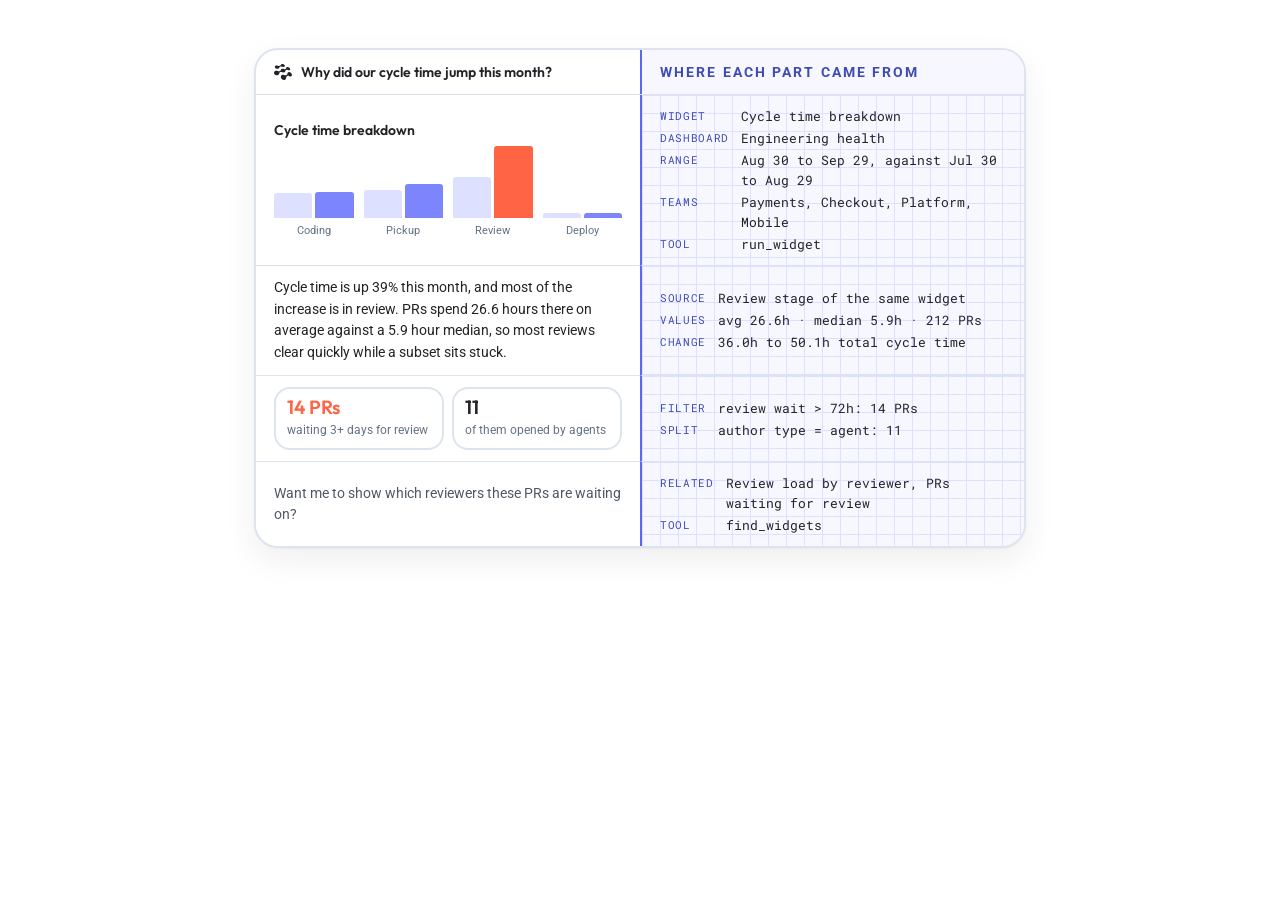
<file: ai-assistant/handoff/blocks/answer-xray.html>
<!doctype html>
<html lang="en">
<head>
<meta charset="utf-8">
<meta name="viewport" content="width=device-width, initial-scale=1, viewport-fit=cover">
<title>Answer X-ray · LinearB AI assistant block</title>
<link rel="preconnect" href="https://fonts.googleapis.com">
<link rel="preconnect" href="https://fonts.gstatic.com" crossorigin>
<link rel="stylesheet" href="https://fonts.googleapis.com/css2?family=Outfit:wght@500;600;700&family=Roboto:wght@400;500;700&family=Roboto+Mono:wght@400;500&display=swap">
<style>
/* LinearB current brand. Single light theme by choice, matching linearb.io and brand.html. */
:root{
  color-scheme:light;
  /* every colour is a LinearB brand hex (linearb-brand v3) */
  --ground:#ffffff;
  --pane:#f3f5fa;        /* Slate 100 */
  --pane-2:#f3f5fa;      /* Slate 100 */
  --rule:#dde3ef;        /* Slate 200 */
  --dim:#617284;         /* Slate 500 */
  --slate:#4d5865;       /* Slate 600 */
  --ink:#222326;         /* Slate 800 */
  --aqua:#c3f1f5;        /* Teal 200 */
  --aqua-2:#9feaed;      /* Teal 300 */
  --teal:#10b9d0;        /* Teal 500 */
  --indigo:#5b66fb;      /* Indigo 500 */
  --indigo-2:#7c85fc;    /* Indigo 400 */
  --indigo-6:#414cb2;    /* Indigo 600: small indigo text on white */
  --lav:#dde1ff;         /* Indigo 200 */
  --lav-2:#f6f7ff;       /* Indigo 100 */
  --coral:#ff6445;       /* Red 500 */
  --coral-soft:#fee0df;  /* Red 200 */
  --red-6:#d75241;       /* Red 600: small red text on white */
  --good:#079f5a;        /* Green 600 */
  --night:#222326;       /* Slate 800, the dark band */
  --night-2:#373e46;     /* Slate 700 */
  --night-rule:#4d5865;  /* Slate 600 */
  --night-text:#ffffff;
  --night-dim:#bac3d3;   /* Slate 300: copy on dark */
  --display:"Outfit","Helvetica Neue",system-ui,sans-serif;
  --sans:"Roboto","Helvetica Neue",system-ui,sans-serif;
  --mono:"Roboto Mono",ui-monospace,Menlo,monospace;
  --shadow:0 1px 2px rgba(34,35,38,.04),0 12px 32px rgba(34,35,38,.07);
}
*,*::before,*::after{box-sizing:border-box}
body{margin:0;background:var(--ground);color:var(--slate);font:18px/26px var(--sans);-webkit-font-smoothing:antialiased}
a{color:inherit}
button{font:inherit;color:inherit;cursor:pointer}
h1,h2,h3{font-family:var(--display);font-weight:600;letter-spacing:0;color:var(--ink);margin:0;text-wrap:balance}
.wrap{max-width:1200px;margin:0 auto;padding-inline:24px}
:focus-visible{outline:2px solid var(--indigo);outline-offset:3px}
.sr{position:absolute;width:1px;height:1px;overflow:hidden;clip:rect(0 0 0 0);white-space:nowrap}
.num{font-variant-numeric:tabular-nums}
/* mono and display text sit at zero tracking; only body copy carries -1% */
.fb,.sql,.wcode,.chart text,.tile .t-val,.callouts b,.ev-stat,.ch-t{letter-spacing:0}

/* nav */
.nav{display:flex;align-items:center;justify-content:space-between;gap:20px;padding-block:20px}
.logo{display:flex;align-items:center;text-decoration:none;color:var(--ink)}
.logo svg{width:118px;height:auto;display:block}
.nav ul{display:flex;gap:30px;list-style:none;margin:0;padding:0;font-size:15px;color:var(--ink)}
.nav ul a{text-decoration:none}
.nav ul a:hover{color:var(--indigo-6)}
.nav ul a[aria-current]{color:var(--indigo-6)}
.btn{display:inline-flex;align-items:center;gap:8px;font:600 16px/24px var(--display);letter-spacing:0;text-decoration:none;border-radius:40px;padding:12px 24px;border:2px solid var(--ink);background:none;color:var(--ink);transition:background-color .15s ease,border-color .15s ease,color .15s ease}
.btn.solid{background:var(--ink);color:#fff}
/* every variant fades to Indigo 500 on hover */
.btn:hover{background:var(--indigo);border-color:var(--indigo);color:#fff}

/* hero */
.hero{display:grid;grid-template-columns:minmax(0,1.2fr) minmax(0,1fr);gap:24px clamp(24px,4vw,64px);align-items:start;padding-block:clamp(32px,5vw,64px) clamp(28px,3vw,40px)}
h1{font-weight:600;font-size:clamp(40px,5.2vw,64px);line-height:1.125}
h1 em{font-style:normal;color:var(--indigo)}
h1 .ln{display:block}
@media (min-width:640px){h1.fit .ln{white-space:nowrap}}
.sub{margin:0;padding-top:.4em;font-size:18px;line-height:26px;max-width:34em}
.ctas{display:flex;flex-wrap:wrap;gap:12px;margin-top:32px}

/* stage: the dashboard and the assistant on the aqua panel */
.stage-wrap{padding-bottom:clamp(36px,4vw,52px)}
.lstrip{padding-block:0 64px}
@media (max-width:1165px){.lstrip{padding-bottom:32px}}
.lstrip p{margin:0 0 20px;text-align:center;font:700 14px/20px var(--sans);letter-spacing:.15em;text-transform:uppercase;color:var(--dim)}
.marquee{display:flex;overflow:hidden;-webkit-mask-image:linear-gradient(90deg,transparent,#000 12%,#000 88%,transparent);mask-image:linear-gradient(90deg,transparent,#000 12%,#000 88%,transparent)}
.lstrip .logos{list-style:none;margin:0;padding:0 88px 0 0;display:flex;align-items:center;gap:88px;flex:0 0 auto;animation:marq 60s linear infinite}
.marquee:hover .logos{animation-play-state:paused}
@keyframes marq{to{transform:translateX(-100%)}}
.lstrip .logos li{flex:0 0 auto}
.lstrip img{display:block;width:auto;height:auto;max-height:30px;max-width:150px;opacity:.5;transition:opacity .2s}
.lstrip li:hover img{opacity:.9}
@media (max-width:900px){.lstrip .logos{gap:56px;padding-right:56px}}
@media (max-width:640px){.lstrip img{max-height:24px;max-width:110px}}
@media (prefers-reduced-motion:reduce){.lstrip .logos{animation:none}.marquee{flex-wrap:wrap;justify-content:center;-webkit-mask-image:none;mask-image:none}.marquee .logos[aria-hidden]{display:none}.lstrip .logos{flex-wrap:wrap;justify-content:center;gap:24px 48px;padding:0}}
.aqua{background:var(--aqua);border-radius:24px;padding:clamp(10px,1.6vw,18px);display:grid;grid-template-columns:minmax(0,1.08fr) minmax(0,1fr);gap:clamp(10px,1.4vw,16px)}
.card{background:#fff;border-radius:16px;box-shadow:var(--shadow);min-width:0}
.board{padding:18px;display:flex;flex-direction:column;gap:14px}
.board-h{display:flex;justify-content:space-between;align-items:baseline;gap:12px;flex-wrap:wrap}
.board-h h2{font-size:17px;font-weight:600}
.board-h span{font-size:12.5px;color:var(--dim)}
.tiles{flex:1;display:grid;grid-template-columns:1fr;grid-auto-rows:1fr;gap:10px}
.tile{text-align:left;background:var(--ground);border:2px solid var(--rule);border-radius:16px;padding:14px 16px 14px 18px;display:grid;grid-template-columns:minmax(0,1fr) auto;align-items:center;column-gap:16px;transition:border-color .15s,box-shadow .15s,background .15s}
.tile{position:relative}
.tile:hover{border-color:var(--indigo-2)}
.tiles.auto .tile[aria-pressed=true]::after{content:"";position:absolute;left:18px;right:18px;bottom:7px;height:2px;border-radius:2px;background:var(--indigo);opacity:.55;transform-origin:left;animation:tfill var(--dwell) linear both}
@keyframes tfill{from{transform:scaleX(0)}}
.tile[aria-pressed=true]{border-color:var(--indigo);box-shadow:0 0 0 3px var(--lav)}
.tile .t-main{display:grid;gap:3px;min-width:0}
.tile .t-name{font:400 13.5px/1.3 var(--sans);color:var(--slate)}
.tile .t-line{display:grid;gap:2px}
.tile .t-val{font:600 34px/1.1 var(--display);color:var(--ink)}
.tile .t-val small{font-size:.62em;font-weight:600;color:inherit;margin-left:1px;letter-spacing:0}
.tile .t-delta{font-size:13px;color:var(--dim)}
.tile .t-delta b{font-weight:700;color:var(--red-6)}
.tile .ask{border-radius:999px;padding:10px 14px 10px 16px;background:var(--lav-2);color:var(--indigo-6);font:400 13.5px/1.25 var(--sans);display:flex;align-items:center;gap:10px;white-space:nowrap;transition:background .15s}
.tile .ask i{font-style:normal;font-size:15px;transition:transform .15s}
.tile:hover .ask{background:var(--lav)}
.tile:hover .ask i{transform:translateX(3px)}
.tile[aria-pressed=true] .ask{background:var(--indigo);color:#fff}
#hero-ev{grid-column:1/-1;padding:0;overflow:hidden}
#hero-ev>.ev{transition:opacity .22s ease,transform .22s ease}
#hero-ev.out>.ev{opacity:0;transform:translateY(6px)}
#hero-ev .ev{background:#fff;border-radius:16px;padding:22px 28px;min-height:128px;grid-template-columns:auto minmax(0,1fr) auto;column-gap:28px;row-gap:6px;align-content:center;align-items:center}
#hero-ev .ev-h{grid-row:1/span 4;align-self:stretch;min-height:0;padding-right:28px;border-right:1px solid var(--rule);width:172px}
#hero-ev .ev-logo{height:calc(var(--h) * 1.3)!important;max-width:140px}
#hero-ev .ev>:not(.ev-h):not(a){grid-column:2;max-width:64ch}
#hero-ev .ev a{grid-column:3;grid-row:1/span 4;white-space:nowrap}
#hero-ev .ev-stat{font-size:18px;line-height:1.4}
#hero-ev blockquote{font-size:15px}
#hero-ev figcaption{font-size:13px}
@media (max-width:760px){#hero-ev .ev{grid-template-columns:1fr;padding:18px}#hero-ev .ev-h,#hero-ev .ev>:not(.ev-h):not(a),#hero-ev .ev a{grid-column:1;grid-row:auto}#hero-ev .ev-h{border-right:0;padding-right:0;width:auto}}
.asst .chart svg{max-height:190px}

/* assistant panel */
.asst{display:flex;flex-direction:column;height:560px}
.asst-h{display:flex;align-items:center;gap:9px;padding:15px 18px;border-bottom:1px solid var(--rule);font:600 14px/1 var(--display);color:var(--ink)}
.asst-h img{width:18px}
.asst-h .mode{margin-left:auto;display:flex;gap:4px;background:var(--pane);border-radius:999px;padding:3px;font:400 12px/1 var(--sans)}
.asst-h .mode span{padding:6px 10px;border-radius:999px;color:var(--dim)}
.asst-h .mode span.on{background:#fff;color:var(--ink);box-shadow:0 1px 2px rgba(34,35,38,.08)}
.asst-b{flex:1;overflow-y:auto;padding:16px 18px 18px;scrollbar-width:thin;scrollbar-color:var(--rule) transparent}
.composer span{white-space:nowrap;overflow:hidden;text-overflow:ellipsis;min-width:0}
.composer{margin:0 14px 14px;border:2px solid var(--rule);border-radius:16px;padding:11px 14px;font-size:13.5px;color:var(--dim);display:flex;justify-content:space-between;gap:10px}
.composer i{font-style:normal;background:var(--pane);border-radius:999px;padding:2px 10px;font-size:12px}

/* an answer, shared by every demo on the page */
.ans{display:flex;flex-direction:column;gap:12px;font-size:14.5px;line-height:1.6;color:var(--ink)}
.ans>*{animation:rise .35s ease both}
@keyframes rise{from{opacity:0;transform:translateY(6px)}}
.ans p{margin:0}
.ans b{font-weight:600}
.ans ul{margin:0;padding-left:18px;display:grid;gap:4px}
.q{align-self:flex-end;max-width:88%;background:var(--pane);border-radius:16px 16px 4px 16px;padding:9px 14px;font-size:14px;color:var(--ink)}
.ran{display:flex;align-items:center;gap:8px;font-size:12.5px;color:var(--dim)}
.ran svg{width:14px;height:14px;flex:0 0 auto;color:var(--good)}
.ran.busy svg{color:var(--dim);animation:spin .9s linear infinite}
@keyframes spin{to{transform:rotate(360deg)}}
.ch-t{font:600 14px/1.3 var(--display);color:var(--ink);margin:0 0 6px}
.legend{display:flex;gap:14px;flex-wrap:wrap;font-size:11.5px;color:var(--dim);margin:0 0 4px}
.legend span::before{content:"";display:inline-block;width:8px;height:8px;border-radius:2px;margin-right:6px;background:var(--c)}
.chart svg{display:block;width:100%;height:auto;overflow:visible}
.chart .g line{stroke:var(--rule)}
.chart .ax{fill:var(--dim);font:10.5px var(--sans)}
.chart .vl{fill:var(--ink);font:400 10.5px var(--sans)}
.chart .bar{transform-box:fill-box;transform-origin:bottom;animation:grow .55s cubic-bezier(.2,.7,.2,1) both}
@keyframes grow{from{transform:scaleY(0)}}
.chart .ln{fill:none;stroke-width:2.2;stroke-linecap:round;stroke-linejoin:round}
.chart .area{opacity:.12}
.hb{display:grid;gap:7px;font-size:12.5px}
.hb .r{display:grid;grid-template-columns:minmax(90px,38%) 1fr 58px;gap:10px;align-items:center}
.hb .l{color:var(--ink);overflow:hidden;text-overflow:ellipsis;white-space:nowrap}
.hb .tr{height:10px;border-radius:5px;background:var(--pane-2);overflow:hidden}
.hb .tr i{display:block;height:100%;border-radius:5px;background:var(--indigo-2);transform-origin:left;animation:growx .6s cubic-bezier(.2,.7,.2,1) both}
.hb .tr i.hi{background:var(--coral)}
.hb .v{text-align:right;color:var(--ink);font-variant-numeric:tabular-nums}
@keyframes growx{from{transform:scaleX(0)}}
.callouts{display:grid;grid-template-columns:repeat(auto-fit,minmax(130px,1fr));gap:8px}
.callouts div{border:2px solid var(--rule);border-radius:16px;padding:9px 12px}
.callouts b{display:block;font:600 21px/1.15 var(--display);color:var(--ink)}
.callouts b.hot{color:var(--coral)}
.callouts span{font-size:12px;color:var(--dim)}
.tbl{width:100%;border-collapse:collapse;font-size:12.5px;font-variant-numeric:tabular-nums}
.tbl th{text-align:left;font-weight:700;color:var(--dim);padding:6px 8px 6px 0;border-bottom:1px solid var(--rule)}
.tbl td{padding:7px 8px 7px 0;border-bottom:1px solid var(--rule);color:var(--ink)}
.tbl .n{text-align:right;padding-right:0}
.up{color:var(--red-6)}
.down{color:var(--good)}
.prs{display:grid;gap:8px}
.pr{border:2px solid var(--rule);border-radius:16px;padding:10px 12px;display:grid;grid-template-columns:1fr auto;gap:2px 12px;font-size:12.5px}
.pr b{font-weight:700;color:var(--ink);font-size:13px}
.pr .w{grid-row:span 2;align-self:center;text-align:right;font:600 15px/1.2 var(--display);color:var(--ink)}
.pr .w.hot{color:var(--red-6)}
.pr .w small{display:block;font:400 11px var(--sans);color:var(--dim)}
.pr span{color:var(--dim)}
.next{color:var(--slate)}

/* evidence card */
.ev{border-radius:16px;background:var(--lav-2);padding:14px 16px;display:grid;gap:8px;animation-delay:.1s}
.ev-h{display:flex;justify-content:space-between;align-items:center;gap:10px;min-height:26px}
.ev-logo{display:block;width:auto;max-width:150px}
.ev-org{font:600 18px/1 var(--display);color:var(--ink)}
.ev-stat{font:600 17px/1.35 var(--display);color:var(--ink);margin:0}
.ev blockquote{margin:0;font-size:14px;line-height:1.55;color:var(--ink)}
.ev figcaption{font-size:12px;color:var(--dim)}
.ev a{font-size:14px;color:var(--indigo-6);text-decoration:none;font-weight:700}
.ev a:hover{text-decoration:underline}

/* sections */
/* brand section rhythm: 128px between sections; two plain sections back to back halve their shared edge */
.sect{padding-block:64px}
.night .sect{padding-block:128px}
.night + .sect{padding-top:128px}
.sect:has(+ .night){padding-bottom:128px}
#start{padding-block:64px}
@media (max-width:1165px){.sect{padding-block:32px}.night .sect{padding-block:64px}.night + .sect{padding-top:64px}.sect:has(+ .night){padding-bottom:64px}#start{padding-block:32px}}
.sect h2{font-weight:600;font-size:clamp(32px,4.2vw,48px);line-height:1.167;max-width:20em}
.lede{margin:20px 0 0;font-size:clamp(18px,1.7vw,20px);line-height:1.4;max-width:60ch;color:var(--slate)}

/* roles, side by side */
.alts{display:grid;grid-template-columns:minmax(0,1fr) 28px minmax(0,1fr) 28px minmax(0,1fr);align-items:stretch;margin-top:64px}
.chev{display:grid;place-items:center;color:var(--indigo-2)}
.chev svg{width:18px;height:18px}
.alt-card{border:2px solid var(--rule);border-radius:24px;background:#fff;box-shadow:var(--shadow);padding:20px;display:flex;flex-direction:column;gap:14px;min-width:0}
.alt-card header{display:grid;gap:3px}
.alt-card h3{font-size:18px;line-height:26px}
.scope{margin:0;font-size:14px;line-height:22px;color:var(--dim)}
.ask-in{display:flex;align-items:center;gap:10px;border:2px solid var(--lav);border-radius:16px;padding:9px 9px 9px 12px;background:#fff;font-size:14px;line-height:1.35;color:var(--ink);box-shadow:0 2px 8px rgba(91,102,251,.08)}
.ask-in>svg{width:16px;height:16px;flex:0 0 auto;color:var(--indigo)}
.ask-in span{flex:1;min-width:0}
.ask-in i{flex:0 0 auto;display:grid;place-items:center;width:28px;height:28px;border-radius:50%;background:var(--indigo);color:#fff}
.ask-in i svg{width:14px;height:14px}
.alt-body{display:grid;gap:12px;font-size:14px;line-height:1.55;color:var(--ink);background:var(--pane);border-radius:4px 16px 16px 16px;padding:12px 14px 14px;margin-top:-4px}
.reply-h{display:flex;align-items:center;gap:7px;font:400 12px/1 var(--sans);color:var(--dim)}
.reply-h img{width:15px;height:auto}
.alt-body .pr{background:#fff}
.alt-body .hb .tr{background:#fff}
.alt-body p{margin:0}
.alt-body b{font-weight:600}

/* x-ray */
.xr-grid{display:grid;grid-template-columns:minmax(0,1fr) minmax(0,1.25fr);gap:clamp(24px,4vw,56px);align-items:center;margin-top:8px}
.xr-notes{display:grid;gap:18px;margin-top:26px}
.xr-notes div{border-top:1px solid var(--rule);padding-top:14px}
.xr-notes h3{font-size:18px;line-height:26px;margin-bottom:4px}
.xr-notes p{margin:0;font-size:18px;line-height:26px}
.xr{border-radius:24px;box-shadow:var(--shadow);background:#fff;border:2px solid var(--rule);overflow:hidden}
.xr-head{display:grid;grid-template-columns:1fr 1fr;border-bottom:1px solid var(--rule)}
.xr-head>*{padding:12px 18px;display:flex;align-items:center;gap:9px}
.xh-a{font:600 14px/1.3 var(--display);color:var(--ink)}
.xh-a img{width:18px}
.xh-b{background:var(--lav-2);border-left:2px solid var(--indigo);font:700 14px/20px var(--sans);letter-spacing:.15em;text-transform:uppercase;color:var(--indigo-6)}
.xr-rows{display:grid}
.xr-row{display:grid;grid-template-columns:1fr 1fr}
.xr-row>*{padding:11px 18px;transition:background-color .15s}
.xr-row+.xr-row>*{border-top:1px solid var(--rule)}
.fa{background:#fff;color:var(--ink);font-size:14px;line-height:1.55;display:flex;flex-direction:column;justify-content:center}
.fb{border-left:2px solid var(--indigo);display:flex;flex-direction:column;justify-content:center;background-color:var(--lav-2);background-image:linear-gradient(var(--lav) 1px,transparent 1px),linear-gradient(90deg,var(--lav) 1px,transparent 1px);background-size:18px 18px;font:12.5px/1.6 var(--mono);color:var(--ink)}
.fa p,.fb p{margin:0}
.fb dl{margin:0;display:grid;grid-template-columns:max-content 1fr;gap:2px 12px}
@media (max-width:640px){.fb dl{grid-template-columns:1fr;gap:0}.fb dt{margin-top:4px}}
.xr .callouts{grid-template-columns:1fr 1fr}
.xr .callouts div{padding:8px 11px}
.xr .callouts b{font-size:19px}
.xr-row:hover .fa{background:var(--lav-2)}
.xr-row:hover .fb{background-color:var(--lav)}
.xr-tog{display:none}
@media (max-width:640px){
  .xr-head{grid-template-columns:1fr}
  .xh-b{background:var(--lav-2);border-left:2px solid var(--indigo);font:700 14px/20px var(--sans);letter-spacing:.15em;text-transform:uppercase;color:var(--indigo-6)}
  .xh-a{flex-wrap:wrap}
  .xr-tog{display:flex;width:100%;margin-top:4px;padding:3px;border-radius:999px;background:var(--pane);gap:3px}
  .xr-tog button{flex:1;border:0;border-radius:999px;padding:8px 10px;background:none;font:400 13px/1 var(--sans);color:var(--dim)}
  .xr-tog button[aria-pressed=true]{background:#fff;color:var(--ink);box-shadow:0 1px 3px rgba(34,35,38,.12)}
  .xr-tog button[data-v=fb][aria-pressed=true]{color:var(--indigo-6)}
  .xr-tog button{position:relative;overflow:hidden}
  .xr-tog.auto button[aria-pressed=true]::after{content:"";position:absolute;left:16px;right:16px;bottom:3px;height:2px;border-radius:2px;background:var(--indigo);opacity:.55;transform-origin:left;animation:tfill 4s linear both}
  /* both faces share each row's cell, so flipping shows the source exactly where its answer was */
  .xr-row{grid-template-columns:1fr}
  .xr-row>*{grid-area:1/1;transition:opacity .25s ease}
  .fb{border-left:0;opacity:0;pointer-events:none}
  .xr.src .fa{opacity:0;pointer-events:none}
  .xr.src .fb{opacity:1;pointer-events:auto}
}
.fb dt{color:var(--indigo-6);text-transform:uppercase;font-size:11px;letter-spacing:.06em;padding-top:1px}
.fb dd{margin:0}
.xr-bars{display:grid;grid-template-columns:repeat(4,1fr);gap:10px;align-items:end;height:72px;margin-top:6px}
.xr-bars div{display:flex;gap:3px;align-items:end;height:100%}
.xr-bars i{flex:1;border-radius:3px 3px 0 0;background:var(--lav)}
.xr-bars i+i{background:var(--indigo-2)}
.xr-bars i.hi{background:var(--coral)}
.xr-lab{display:grid;grid-template-columns:repeat(4,1fr);gap:10px;font-size:11px;color:var(--dim);text-align:center;margin-top:4px}

/* builder, the one dark band on the page */
.night{background:var(--night);color:var(--night-dim)}
.night h2{color:#fff}
.night .lede{color:var(--night-dim)}
.b-grid{display:grid;grid-template-columns:minmax(0,.85fr) minmax(0,1.15fr);gap:clamp(24px,4vw,56px);align-items:start}
.bchips{display:grid;gap:8px;margin-top:28px}
.bchip{text-align:left;border:2px solid var(--night-rule);background:var(--night-2);color:var(--night-text);border-radius:16px;padding:12px 14px;font-size:14.5px;line-height:1.35;display:flex;gap:10px;align-items:center}
.bchip:hover{border-color:var(--indigo-2)}
.bchip[aria-pressed=true]{border-color:var(--indigo-2)}
.bchip svg{width:16px;height:16px;flex:0 0 auto;color:var(--indigo-2)}
.bnote{margin-top:32px;font-size:16px;line-height:24px}
.bwin{background:var(--night-2);border:2px solid var(--night-rule);border-radius:24px;padding:14px;display:grid;gap:12px}
.bprompt{background:var(--night);border:2px solid var(--night-rule);border-radius:16px;padding:12px 14px;font-size:14px;color:var(--night-text);min-height:46px;display:flex;align-items:center;gap:10px}
.bprompt .tag{font:400 11.5px/1 var(--sans);color:#aeb6ff;background:#273168;border-radius:999px;padding:5px 9px;flex:0 0 auto}
.bprompt .txt.typing::after{content:"";display:inline-block;width:2px;height:1.05em;background:var(--night-text);vertical-align:-.15em;margin-left:2px;animation:blink 1s steps(1) infinite}
@keyframes blink{50%{opacity:0}}
.wcard{background:#fff;border-radius:16px;padding:16px 16px 12px;color:var(--ink)}
.wcard{container-type:inline-size}
/* the widget area always holds the tallest state (a line chart with its legend), so nothing below it moves while it builds */
.wstage{height:calc(26px + 46cqw);display:flex;flex-direction:column;justify-content:center}
.wstage>#w-chart{width:100%}
.wstage>.wcode{flex:1;min-height:0;overflow:hidden}
.wcode{margin:0;background:var(--pane);border-radius:16px;padding:12px 14px;font:12px/1.7 var(--mono);color:var(--ink);white-space:pre;overflow:hidden}
.wcode .k{color:#414cb2}.wcode .f{color:#5f32a0}.wcode .s{color:#d75241}.wcode .p{color:#008f9a}
.wcode .cur::after{content:"";display:inline-block;width:7px;height:1.1em;background:var(--indigo);vertical-align:-.2em;margin-left:2px;animation:blink 1s steps(1) infinite}
.bsteps{list-style:none;margin:0;padding:0 4px;display:flex;flex-wrap:wrap;gap:6px 18px;font-size:12.5px;color:var(--night-dim)}
.bsteps li{display:flex;align-items:center;gap:7px;opacity:.5;transition:opacity .2s,color .2s}
.bsteps li::before{content:"";width:8px;height:8px;border-radius:50%;background:var(--night-rule);transition:background .2s}
.bsteps li.on{opacity:1;color:var(--night-text)}
.bsteps li.on::before{background:var(--indigo-2);animation:beat 1s ease-in-out infinite}
.bsteps li.done{opacity:1;color:var(--night-text)}
.bsteps li.done::before{background:#0ad570}
@keyframes beat{50%{transform:scale(1.5)}}
#w-chart.draw .ln{stroke-dasharray:1;stroke-dashoffset:1;animation:draw 1.1s cubic-bezier(.3,.7,.2,1) forwards}
#w-chart.draw .area{animation:fade .7s .6s both}
#w-chart.draw circle{animation:fade .25s both;animation-delay:.95s}
#w-chart.draw .legend,#w-chart.draw .ax{animation:fade .4s both}
@keyframes draw{to{stroke-dashoffset:0}}
@keyframes fade{from{opacity:0}}
.bbtn.solid.ready{animation:nudge 1.4s ease-out 1}
@keyframes nudge{0%{box-shadow:0 0 0 0 rgba(255,255,255,.6)}100%{box-shadow:0 0 0 12px rgba(255,255,255,0)}}
.wcard-h{display:flex;justify-content:space-between;align-items:center;gap:10px;margin-bottom:6px}
.wcard-h h3{font-size:15px;font-weight:600}
.badge{font:400 11px/1 var(--sans);border-radius:999px;padding:5px 9px;background:var(--pane);color:var(--dim)}
.badge.new{background:var(--indigo);color:#fff}
.bfoot{display:flex;align-items:center;gap:10px;flex-wrap:wrap;font-size:12.5px}
.bfoot .sp{flex:1}
.bbtn{border:2px solid var(--night-rule);background:none;color:var(--night-text);border-radius:40px;padding:8px 16px;font:600 14px/20px var(--display);transition:background-color .15s ease,border-color .15s ease,color .15s ease}
.bbtn:hover{background:var(--indigo);border-color:var(--indigo);color:#fff}
.bbtn.solid{background:#fff;color:var(--ink);border-color:#fff}
.bbtn.solid:hover{background:var(--indigo);border-color:var(--indigo);color:#fff}
.bbtn:disabled{opacity:.6;cursor:default}
.sql{margin:0;background:var(--night);border:2px solid var(--night-rule);border-radius:16px;padding:12px 14px;font:12px/1.65 var(--mono);color:var(--night-text);overflow-x:auto;white-space:pre}
.sql .k{color:#aeb6ff}.sql .f{color:#c3a4f4}.sql .s{color:#f7b9b7}.sql .p{color:#9feaed}

/* mcp band */
.mcp{display:grid;grid-template-columns:minmax(0,1fr) auto;gap:24px;align-items:center;background:var(--pane);border-radius:24px;padding:clamp(24px,3.5vw,44px)}
.mcp h2{font-size:clamp(26px,3vw,32px);line-height:1.25}
.mcp p{margin:10px 0 0;max-width:40em}
.clients{display:flex;gap:8px;flex-wrap:wrap;margin-top:16px}
.clients span{display:inline-flex;align-items:center;gap:7px;background:#fff;border:1px solid var(--rule);border-radius:999px;padding:7px 13px 7px 11px;font-size:13.5px;color:var(--ink)}
.clients svg{width:16px;height:16px;flex:0 0 auto;fill:currentColor}
.clients svg[fill="none"]{fill:none}

/* faq + close */
.faq{display:grid;grid-template-columns:minmax(0,.8fr) minmax(0,1.2fr);gap:clamp(24px,4vw,56px)}
.faq details{border-top:1px solid var(--rule)}
.faq details:last-child{border-bottom:1px solid var(--rule)}
.faq summary{cursor:pointer;list-style:none;padding:18px 36px 18px 0;position:relative;font:600 18px/26px var(--display);color:var(--ink)}
.faq summary::-webkit-details-marker{display:none}
.faq summary::after{content:"+";position:absolute;right:6px;top:15px;font-size:22px;color:var(--dim)}
.faq details[open] summary::after{content:"\2212"}
.faq details p{margin:0 0 18px;max-width:42em}
.close{background:var(--aqua);border-radius:24px;padding:clamp(32px,5vw,64px);display:flex;justify-content:space-between;align-items:center;gap:24px;flex-wrap:wrap}
.close h2{font-size:clamp(32px,4.2vw,48px);line-height:1.167}
.close .ctas{margin:0}
.foot{padding-block:28px 40px;display:flex;justify-content:space-between;gap:16px;flex-wrap:wrap;font-size:14px;line-height:22px;color:var(--dim)}

@media (max-width:1000px){
  .hero{grid-template-columns:1fr}
}
@media (max-width:980px){
  .aqua{grid-template-columns:1fr}
  /* stacked: the answer panel keeps one height and scrolls inside, so nothing below it moves */
  .asst{height:min(560px,78vh)}
  /* the metrics become one swipeable row right above the answer */
  .board{gap:12px;padding:16px 0 14px}
  .board-h{padding-inline:16px}
  .tiles{display:flex;grid-template-columns:none;grid-auto-rows:auto;overflow-x:auto;scroll-snap-type:x mandatory;scroll-padding-inline:16px;padding:4px 16px 6px;gap:10px;scrollbar-width:none;flex:none}
  .tiles::-webkit-scrollbar{display:none}
  .tile{flex:0 0 min(300px,80%);scroll-snap-align:start}
  .alts{grid-template-columns:1fr}
  .chev{height:28px}
  .chev svg{transform:rotate(90deg)}
  .xr-grid,.b-grid,.faq{grid-template-columns:1fr}
}
@media (max-width:860px){
  .nav ul{display:none}
  .hero{grid-template-columns:1fr}
  .mcp{grid-template-columns:1fr}
}
@media (max-width:640px){
  .asst-h .mode{display:none}
  .chart .ax{font-size:15px}
  .chart .vl{font-size:15px}
  #hero-ev .ev-stat{font-size:16px}
  #hero-ev .ev-logo{height:calc(var(--h) * 1.1)!important}
  .tile{grid-template-columns:1fr;row-gap:10px;padding:12px 14px}
  .tile .t-val{font-size:28px}
  .tile .ask{white-space:normal;justify-content:space-between}
    .hb .r{grid-template-columns:minmax(80px,40%) 1fr 50px}
}
@media (max-width:420px){
  .tiles{gap:8px}
  }
@media (prefers-reduced-motion:reduce){
  *,*::before,*::after{animation:none!important;transition:none!important}
}

.blk-pad{padding-block:48px}

</style>
</head>
<body>
<section class="wrap blk-pad" style="max-width:820px"><div class="xr" id="xr">
        
        <div class="xr-head"><div class="xh-a"><img src="[data-uri]" alt="" width="18" height="16">Why did our cycle time jump this month?<span class="xr-tog" role="group" aria-label="Show"><button type="button" data-v="fa" aria-pressed="true">Answer</button><button type="button" data-v="fb" aria-pressed="false">Source</button></span></div><div class="xh-b">Where each part came from</div></div>
        <div class="xr-rows">
          <div class="xr-row">
            <div class="fa"><p class="ch-t">Cycle time breakdown</p><div class="xr-bars" aria-hidden="true"><div><i style="height:34%"></i><i style="height:35%"></i></div><div><i style="height:38%"></i><i style="height:47%"></i></div><div><i style="height:56%"></i><i class="hi" style="height:100%"></i></div><div><i style="height:7%"></i><i style="height:6%"></i></div></div><div class="xr-lab"><span>Coding</span><span>Pickup</span><span>Review</span><span>Deploy</span></div></div>
            <div class="fb"><dl><dt>Widget</dt><dd>Cycle time breakdown</dd><dt>Dashboard</dt><dd>Engineering health</dd><dt>Range</dt><dd>Aug 30 to Sep 29, against Jul 30 to Aug 29</dd><dt>Teams</dt><dd>Payments, Checkout, Platform, Mobile</dd><dt>Tool</dt><dd>run_widget</dd></dl></div>
          </div>
          <div class="xr-row">
            <div class="fa"><p>Cycle time is up 39% this month, and most of the increase is in review. PRs spend 26.6 hours there on average against a 5.9 hour median, so most reviews clear quickly while a subset sits stuck.</p></div>
            <div class="fb"><dl><dt>Source</dt><dd>Review stage of the same widget</dd><dt>Values</dt><dd>avg 26.6h · median 5.9h · 212 PRs</dd><dt>Change</dt><dd>36.0h to 50.1h total cycle time</dd></dl></div>
          </div>
          <div class="xr-row">
            <div class="fa"><div class="callouts"><div><b class="hot">14 PRs</b><span>waiting 3+ days for review</span></div><div><b>11</b><span>of them opened by agents</span></div></div></div>
            <div class="fb"><dl><dt>Filter</dt><dd>review wait &gt; 72h: 14 PRs</dd><dt>Split</dt><dd>author type = agent: 11</dd></dl></div>
          </div>
          <div class="xr-row">
            <div class="fa"><p class="next">Want me to show which reviewers these PRs are waiting on?</p></div>
            <div class="fb"><dl><dt>Related</dt><dd>Review load by reviewer, PRs waiting for review</dd><dt>Tool</dt><dd>find_widgets</dd></dl></div>
          </div>
        </div>
      </div></section>
<script>
(() => {
const reduce = matchMedia('(prefers-reduced-motion: reduce)').matches;
const $ = s => document.querySelector(s);
const sleep = ms => new Promise(r => setTimeout(r, reduce ? 0 : ms));
const esc = s => String(s).replace(/&/g,'&amp;').replace(/</g,'&lt;').replace(/>/g,'&gt;');
const CK = '<svg viewBox="0 0 16 16" fill="none" stroke="currentColor" stroke-width="2" aria-hidden="true"><path d="M3 8.5l3 3 7-7"/></svg>';
const SPIN = '<svg viewBox="0 0 16 16" fill="none" stroke="currentColor" stroke-width="2" aria-hidden="true"><path d="M8 2a6 6 0 1 1-6 6"/></svg>';
const C = { lav:'#dde1ff', ind:'#5b66fb', ind2:'#7c85fc', coral:'#ff6445', teal:'#10b9d0', ink:'#222326' };

const LB_MARK = "[data-uri]";

/* ---------- charts ---------- */
function step(x){ const p = Math.pow(10, Math.floor(Math.log10(x))), n = x / p; return (n <= 1 ? 1 : n <= 2 ? 2 : n <= 2.5 ? 2.5 : n <= 5 ? 5 : 10) * p; }
function nice(max){ const s = step(max / 4); return { top: Math.ceil(max / s) * s, s }; }
function grouped(labels, a, b, hi, unit = 'h', names = ['Last month', 'This month']){
  const W = 420, H = 200, L = 32, B = 24, T = 16, { top, s } = nice(Math.max(...a, ...b)), n = labels.length;
  const Y = v => T + (H - T - B) * (1 - v / top), cw = (W - L) / n, bw = Math.min(26, cw * .3);
  let g = '';
  for(let v = 0; v <= top + 1e-9; v += s) g += `<line x1="${L}" x2="${W}" y1="${Y(v)}" y2="${Y(v)}"/><text class="ax" x="${L - 6}" y="${Y(v) + 3.5}" text-anchor="end">${+v.toFixed(1)}${unit}</text>`;
  const bars = labels.map((l, i) => { const cx = L + cw * i + cw / 2, x1 = cx - bw - 2, x2 = cx + 2;
    return `<rect class="bar" x="${x1}" y="${Y(a[i])}" width="${bw}" height="${Y(0) - Y(a[i])}" rx="3" fill="${C.lav}" style="animation-delay:${i * 50}ms"><title>${esc(l)}, ${names[0].toLowerCase()}: ${a[i]}${unit}</title></rect>`
      + `<rect class="bar" x="${x2}" y="${Y(b[i])}" width="${bw}" height="${Y(0) - Y(b[i])}" rx="3" fill="${i === hi ? C.coral : C.ind2}" style="animation-delay:${i * 50 + 25}ms"><title>${esc(l)}, ${names[1].toLowerCase()}: ${b[i]}${unit}</title></rect>`
      + `<text class="vl" x="${x2 + bw / 2}" y="${Y(b[i]) - 5}" text-anchor="middle">${b[i]}</text>`
      + `<text class="ax" x="${cx}" y="${H - 6}" text-anchor="middle">${esc(l)}</text>`; }).join('');
  return `<div class="legend"><span style="--c:${C.lav}">${names[0]}</span><span style="--c:${C.ind2}">${names[1]}</span></div><div class="chart"><svg viewBox="0 0 ${W} ${H}" role="img" aria-label="Grouped bar chart"><g class="g">${g}</g>${bars}</svg></div>`;
}
function lines(xl, series, { pre = '', unit = '', W = 420, min = 0, max, step } = {}){
  const auto = nice(Math.max(...series.flatMap(x => x.v))), top = max ?? auto.top, s = step ?? auto.s, lo = min;
  const H = W * .46, L = 38, R = 12, B = 24, T = 14, n = xl.length;
  const X = i => L + (W - L - R) * i / (n - 1), Y = v => T + (H - T - B) * (1 - (v - lo) / (top - lo));
  let g = '';
  for(let v = lo; v <= top + 1e-9; v += s) g += `<line x1="${L}" x2="${W - R}" y1="${Y(v)}" y2="${Y(v)}"/><text class="ax" x="${L - 6}" y="${Y(v) + 3.5}" text-anchor="end">${pre}${+v.toFixed(0)}${unit}</text>`;
  const xs = xl.map((l, i) => (n <= 8 || i % 2 === 0 || i === n - 1) ? `<text class="ax" x="${X(i)}" y="${H - 5}" text-anchor="${i === 0 ? 'start' : i === n - 1 ? 'end' : 'middle'}">${esc(l)}</text>` : '').join('');
  const ps = series.map(se => { const pts = se.v.map((v, i) => [X(i), Y(v)]), d = pts.map((p, i) => (i ? 'L' : 'M') + p[0].toFixed(1) + ',' + p[1].toFixed(1)).join(' ');
    const area = series.length === 1 ? `<path class="area" d="${d} L${X(n - 1)},${Y(lo)} L${X(0)},${Y(lo)} Z" fill="${se.c}"/>` : '';
    const last = pts[n - 1];
    return area + `<path class="ln" d="${d}" stroke="${se.c}" pathLength="1"/>` + pts.map((p, i) => `<circle cx="${p[0]}" cy="${p[1]}" r="${i === n - 1 ? 4 : 2.4}" fill="${se.c}"><title>${esc(xl[i])}, ${esc(se.name)}: ${pre}${se.v[i]}${unit}</title></circle>`).join('')
      + (series.length === 1 ? `<text class="vl" x="${last[0] - 8}" y="${last[1] - 10}" text-anchor="end">${pre}${se.v[n - 1]}${unit}</text>` : ''); }).join('');
  const lg = series.length > 1 ? `<div class="legend">${series.map(se => `<span style="--c:${se.c}">${esc(se.name)}</span>`).join('')}</div>` : '';
  return lg + `<div class="chart"><svg viewBox="0 0 ${W} ${H}" role="img" aria-label="Line chart"><g class="g">${g}</g>${xs}${ps}</svg></div>`;
}
const hbars = (rows, max, fmt = v => v) => `<div class="hb">${rows.map(([l, v, hi], i) => `<div class="r"><span class="l" title="${esc(l)}">${esc(l)}</span><span class="tr"><i class="${hi ? 'hi' : ''}" style="width:${(v / max * 100).toFixed(1)}%;animation-delay:${i * 50}ms"></i></span><span class="v">${fmt(v)}</span></div>`).join('')}</div>`;
const table = (head, rows, num = []) => `<table class="tbl"><thead><tr>${head.map((h, i) => `<th${num.includes(i) ? ' class="n"' : ''}>${h}</th>`).join('')}</tr></thead><tbody>${rows.map(r => `<tr>${r.map((c, i) => `<td${num.includes(i) ? ' class="n"' : ''}>${c}</td>`).join('')}</tr>`).join('')}</tbody></table>`;
const callouts = items => `<div class="callouts">${items.map(([b, s, hot]) => `<div><b class="${hot ? 'hot' : ''}">${b}</b><span>${s}</span></div>`).join('')}</div>`;
const title = t => `<p class="ch-t">${t}</p>`;

/* ---------- evidence ---------- */
const LOGO = {"kraken": "[data-uri]", "yum": "[data-uri]", "skeelo": "[data-uri]", "expedia": "[data-uri]", "syngenta": "[data-uri]", "linearb": "[data-uri]"};
const EV = {
  krakenReview: { org:'Kraken', logo:'kraken', h:17, href:'https://linearb.io/case-studies/kraken', link:'Read the Kraken story',
    stat:'Kraken cut review time by more than half in four months, from 2 days 15 hours to 1 day 3 hours at the 90th percentile.',
    quote:'Size and complexity accounted for maybe 5 to 10% of the slowdown. 70 to 80% came from time zone differences, team silos, and reviewer availability.', who:'Nik Sudan, Engineering Operations Lead, Kraken' },
  emburseDeploy: { org:'Emburse', logo:'emburse', h:18, link:'Read the Emburse story',
    quote:'I dug into why deploy time for a specific ticket or PR was... slow, slower than we thought....So (AI Assistant) kind of pointed out there were a couple of misconfigurations. So that was a good one.', who:'Brandon Clifford, Emburse' },
  bench: { org:'LinearB', logo:'linearb', h:18, link:'See the benchmarks',
    stat:'AI-generated PRs are accepted at 32.7%, against 84.4% for human-written PRs.', src:'LinearB benchmarks · 8.1 million+ pull requests from 4,800 teams in 42 countries' },
  avg19: { org:'LinearB', logo:'linearb', h:18, link:'See customer stories',
    stat:'The average LinearB customer reports a 19% decrease in cycle time within six months.', src:'Across LinearB customers' },
  expedia: { org:'Expedia', logo:'expedia', h:20, link:'Read the Expedia story',
    stat:'Expedia saw a 22% improvement in developer satisfaction with LinearB.' },
  skeelo: { org:'Skeelo', logo:'skeelo', h:24, href:'https://linearb.io/case-studies/skeelo', link:'Read the Skeelo story',
    stat:'Skeelo’s CTO built a culture of ownership around delivery metrics in LinearB and reduced PR review latency.',
    quote:'LinearB bridges the gap between engineering activity and business outcomes. It helps teams become more autonomous while giving leadership confidence in their execution.', who:'Renan Kosicki, CTO, Skeelo' },
  yum: { org:'Yum! Brands', logo:'yum', h:24, href:'https://linearb.io/case-studies/yum', link:'Read the Yum! Brands story',
    stat:'Yum! Brands automates 35.8% of all PRs with LinearB, and 321 developer hours every month.' },
  syngenta: { org:'Syngenta', logo:'syngenta', h:24, link:'Read the Syngenta story',
    stat:'Syngenta reduced cycle time by 81% with LinearB.' },
  krakenCost: { org:'Kraken', logo:'kraken', h:17, href:'https://linearb.io/case-studies/kraken', link:'Read the Kraken story',
    quote:'As people use AI more, their output should increase. For genuinely valuable work, you want the cost per contribution to stay stable.', who:'Nik Sudan, Engineering Operations Lead, Kraken' },
  krakenTrust: { org:'Kraken', logo:'kraken', h:17, href:'https://linearb.io/case-studies/kraken', link:'Read the Kraken story',
    quote:'If they don’t understand it, they don’t trust it. And if they don’t trust it, they won’t act on it.', who:'Nik Sudan, Engineering Operations Lead, Kraken' }
};
const evidence = e => `<figure class="ev" style="margin:0"><div class="ev-h">${LOGO[e.logo] ? `<img class="ev-logo" src="${LOGO[e.logo]}" alt="${esc(e.org)}" style="--h:${e.h}px;height:var(--h)">` : `<span class="ev-org">${esc(e.org)}</span>`}</div>`
  + (e.stat ? `<p class="ev-stat">${esc(e.stat)}</p>` : '')
  + (e.src ? `<figcaption>${esc(e.src)}</figcaption>` : '')
  + (e.quote ? `<blockquote>“${esc(e.quote)}”</blockquote><figcaption>${esc(e.who)}</figcaption>` : '')
  + `<a href="${e.href || 'https://linearb.io/customers'}">${e.link} →</a></figure>`;

/* ---------- answers (sample data) ---------- */
const A = {
  cycle: { q:'Why did our cycle time jump this month?', ran:'Ran cycle time breakdown on the engineering health dashboard, Aug 30 to Sep 29',
    blocks:[
      title('Cycle time breakdown') + grouped(['Coding','Pickup','Review','Deploy'], [9.1,10.2,14.8,1.9], [9.4,12.4,26.6,1.7], 2),
      `<p>Cycle time is up <b>39%</b> this month, and most of the increase is in <b>review</b>. PRs spend 26.6 hours there on average against a 5.9 hour median, so most reviews clear quickly while a subset sits stuck.</p>`,
      callouts([['5.9h','median review time'],['14 PRs','waiting 3+ days, 11 opened by agents',1]]),
      `<p class="next">Pickup is next, at 12.4 hours on average before a first review. Want me to show which reviewers these PRs are waiting on?</p>`
    ], ev: EV.krakenReview },
  deploy: { q:'Why is deploy time slower than we thought?', ran:'Ran deploy time by repository, last 30 days',
    blocks:[
      title('Deploy time by repository, merge to production') + hbars([['payments-api',41.3,1],['checkout-web',36.8,1],['platform-core',6.4],['mobile-app',5.1],['infra-terraform',3.2]], 44, v => v + 'h'),
      `<p>Two repos account for most of the increase. <b>payments-api</b> and <b>checkout-web</b> average 41.3 and 36.8 hours from merge to deploy, while the other three repos deploy in under 7 hours.</p>`,
      `<p>Both repos release from tags named <code>release-*</code>, and their deployment settings in LinearB look for <code>v*</code>. Merged PRs there count as undeployed until someone pushes a matching tag, so the number mostly reflects that configuration gap.</p>`,
      `<p class="next">Fix the tag pattern for these two repos first, then check this widget again next week.</p>`
    ], ev: EV.emburseDeploy },
  agents: { q:'Why do agent PRs merge less often than ours?', ran:'Ran AI-assisted PRs, last 30 days',
    blocks:[
      title('Merge rate by who opened the PR') + hbars([['Opened by people',79],['Claude Code agent',46,1],['Copilot agent',38,1],['Cursor agent',35,1]], 100, v => v + '%'),
      `<p>Over the last 30 days, <b>41%</b> of agent-opened PRs merged, against <b>79%</b> of PRs opened by people. Agent PRs that didn't merge were larger, averaging 612 changed lines against 188 for the ones that did.</p>`,
      callouts([['62%','of unmerged agent PRs closed with no review',1],['612','average changed lines, unmerged agent PRs']]),
      `<p class="next">Smaller agent tasks and a required first reviewer on agent PRs are the two changes most likely to move this rate.</p>`
    ], ev: EV.bench },
  plan: { q:'Why did we miss the sprint?', ran:'Ran planning accuracy for sprint 42, Sep 15 to 28',
    blocks:[
      title('Sprint 42 issues, by outcome') + hbars([['Planned and completed',44],['Planned, carried over',18,1],['Added mid-sprint',14,1]], 62),
      `<p>The team completed <b>44 of 62</b> planned issues, a planning accuracy of 71%, down from 84% last sprint. <b>14 unplanned issues</b> entered mid-sprint, 9 of them Payments bugs, while 18 planned issues carried over.</p>`,
      callouts([['71%','planning accuracy, down from 84%',1],['9 of 14','unplanned issues were Payments bugs']]),
      `<p class="next">Want me to check whether Payments bugs cut into the sprint before this one too?</p>`
    ], ev: EV.skeelo },
  wip: { q:'Are our developers stretched too thin?', ran:'Ran work in progress per developer, last 30 days',
    blocks:[
      title('Items in progress per developer, by team') + hbars([['Payments',4.6,1],['Mobile',3.9,1],['Checkout',2.8],['Platform',2.2]], 5, v => v.toFixed(1)),
      `<p>Developers have <b>3.4 items</b> in progress on average, up from 2.1 last month. <b>Payments and Mobile</b> carry the most, at 4.6 and 3.9, and they also picked up the most review requests.</p>`,
      callouts([['3.4','items in progress per developer',1],['2.3x','review requests per Payments developer, against Platform']]),
      `<p class="next">Want me to show which Payments work has been open longest?</p>`
    ], ev: EV.expedia },

  stuck: { q:'Which of our PRs are stuck in review?', ran:'Ran PRs waiting for review on the Platform team dashboard',
    blocks:[
      `<div class="prs">`
        + `<div class="pr"><b>#9185 infra-terraform: add read replica for orders-db</b><span class="w hot">3d 4h<small>waiting</small></span><span>Claude Code agent · +684 −121 · no reviewer assigned</span></div>`
        + `<div class="pr"><b>#9171 platform-core: retry idempotency keys</b><span class="w hot">2d 19h<small>waiting</small></span><span>Claude Code agent · +412 −38 · no reviewer assigned</span></div>`
        + `<div class="pr"><b>#9168 platform-core: bump grpc to 1.66</b><span class="w hot">2d 2h<small>waiting</small></span><span>Dana K. · +22 −19 · waiting on Marco, out until Thursday</span></div>`
        + `<div class="pr"><b>#9179 platform-core: add request tracing to billing client</b><span class="w">20h<small>waiting</small></span><span>Lee P. · +96 −12 · review in progress</span></div>`
        + `</div>`,
      `<p>Three PRs have waited more than two days. The two agent PRs have no reviewer assigned, and the third is waiting on Marco, who is out until Thursday.</p>`,
      `<p class="next">Priya reviewed the last four changes in these paths. Want me to suggest her for #9185 and #9171?</p>`
    ], ev: EV.avg19 },
  load: { q:'Who is carrying most of our reviews?', ran:'Ran review load by reviewer on the Platform team dashboard, Sep 22 to 28',
    blocks:[
      title('Reviews completed this week') + hbars([['Priya S.',23,1],['Marco R.',18,1],['Dana K.',7],['Lee P.',5],['Sam T.',3]], 25),
      `<p><b>Priya and Marco</b> completed 41 of the team's 56 reviews this week, 73% of the total. Dana, Lee and Sam reviewed 15 between them.</p>`,
      `<p class="next">Routing small agent PRs to Dana, Lee and Sam would spread the load. Want to see which PRs qualify?</p>`
    ], ev: EV.yum },
  teams: { q:'Which team’s cycle time moved most this month?', ran:'Ran cycle time per team, Aug 30 to Sep 29',
    blocks:[
      table(['Team','Cycle time','vs last month'], [['Payments','31.2h','<span class="up">+18%</span>'],['Mobile','27.5h','<span class="up">+4%</span>'],['Checkout','22.4h','<span class="down">−6%</span>'],['Platform','18.9h','<span class="down">−11%</span>']], [1,2]),
      `<p><b>Payments</b> moved most, up 18% to 31.2 hours, and the increase sits in review. <b>Platform</b> improved most, down 11% to 18.9 hours.</p>`,
      `<p class="next">Want me to break down Payments by stage?</p>`
    ], ev: EV.syngenta },
  roi: { q:'Is AI paying off this quarter?', ran:'Ran cost per effective PR on the AI ROI dashboard, Apr to Sep',
    blocks:[
      title('Cost per effective PR') + lines(['Apr','May','Jun','Jul','Aug','Sep'], [{ name:'Cost per effective PR', v:[398,395,391,387,351,330], c:C.ind }], { pre:'$', max:400, step:200 }),
      table(['Period','PRs merged','AI spend / mo','Cost per effective PR'], [['Aug 30 to Sep 29','1,276','$7,884','$330.43'],['Baseline','997','$7,884','$387.29']], [1,2,3]),
      `<p>PRs merged rose <b>28%</b> against the baseline while AI spend held at $7,884 a month, so cost per effective PR fell about <b>15%</b>, to $330.43. Rework rose too, from 9,850 to 31,550 lines, which is worth watching alongside cost.</p>`
    ], ev: EV.krakenCost },
  board: { q:'What should I tell the board about AI this quarter?', ran:'Ran widgets from the AI ROI and engineering health dashboards, Q3',
    blocks:[
      callouts([['+28%','PRs merged, same AI spend'],['−15%','cost per effective PR'],['3.8%','change failure rate, steady'],['3x','rework lines, up from Q2',1]]),
      `<ul><li>Output is up. PRs merged rose 28% while AI spend held flat at $7,884 a month.</li><li>Each effective PR costs about 15% less than it did last quarter.</li><li>Delivery held steady, with change failure rate at 3.8%.</li><li>Watch item: rework lines tripled, and review is now the slowest stage.</li></ul>`,
      `<p class="next">Want this as a one-page summary you can copy into the board deck?</p>`
    ], ev: EV.krakenTrust }
};

/* ---------- render an answer, optionally streamed ---------- */
const runs = new WeakMap();
async function swapEv(box, html){
  if(reduce){ box.innerHTML = html; return; }
  box.classList.add('out'); await new Promise(r => setTimeout(r, 220));
  const h0 = box.offsetHeight;
  box.innerHTML = html;
  const h1 = box.offsetHeight;
  requestAnimationFrame(() => box.classList.remove('out'));
  if(h0 && h0 !== h1 && box.animate) box.animate([{ height: h0 + 'px' }, { height: h1 + 'px' }], { duration: 320, easing: 'cubic-bezier(.3,.7,.2,1)' });
}
async function show(box, key, animate, evBox){
  const id = (runs.get(box) || 0) + 1; runs.set(box, id);
  const a = A[key], live = () => runs.get(box) === id;
  const wrap = document.createElement('div'); wrap.className = 'ans';
  wrap.innerHTML = `<p class="q">${esc(a.q)}</p><p class="ran${animate ? ' busy' : ''}">${animate ? SPIN : CK}<span>${animate ? 'Finding the widget that answers this…' : esc(a.ran)}</span></p>`;
  box.replaceChildren(wrap); box.scrollTop = 0;
  const parts = evBox ? a.blocks : [...a.blocks, evidence(a.ev)];
  if(evBox && !animate) evBox.innerHTML = evidence(a.ev);
  if(!animate){ wrap.insertAdjacentHTML('beforeend', parts.join('')); wrap.querySelectorAll(':scope>*').forEach(el => el.style.animation = 'none'); wrap.querySelectorAll('.bar,.hb i').forEach(el => el.style.animation = 'none'); return; }
  await sleep(750); if(!live()) return;
  const ran = wrap.querySelector('.ran'); ran.classList.remove('busy'); ran.innerHTML = `${CK}<span>${esc(a.ran)}</span>`;
  for(const html of parts){ await sleep(240); if(!live()) return; wrap.insertAdjacentHTML('beforeend', html); }
  if(evBox){ await sleep(150); if(live()) swapEv(evBox, evidence(a.ev)); }
}

/* ---------- hero tiles ---------- */
/* Hero demo: runs only when its markup is on the page, so each block also works on its own */
if(document.getElementById('tiles')){
const PILLAR = { A:['AI leverage','#5b66fb'], P:['Predictability','#10b9d0'], E:['Flow efficiency','#ff6445'], X:['Developer experience','#f4ab0b'] };
const TILES = [
  { k:'agents', p:'A', name:'Agent PR merge rate', val:'41<small>%</small>', delta:'<b>38 points below</b> human PRs, at 79%', ask:'Why do agent PRs merge less?' },
  { k:'plan', p:'P', name:'Planning accuracy', val:'71<small>%</small>', delta:'<b>down from 84%</b> last sprint', ask:'Why did we miss the sprint?' },
  { k:'cycle', p:'E', name:'Cycle time', val:'50.1<small>h</small>', delta:'<b>+39%</b> vs last month', ask:'Why did cycle time jump?' },
  { k:'wip', p:'X', name:'Open work items per developer', val:'3.4<small> items</small>', delta:'<b>up from 2.1</b> last month', ask:'Are developers stretched thin?' }
];
const FIRST = 'cycle';
/* each written line of the headline stays on one line: the type steps down until it fits */
const h1 = $('h1');
if(h1){
function fitH1(){
  h1.style.fontSize = ''; h1.classList.add('fit');
  if(innerWidth < 640){ h1.classList.remove('fit'); return; }
  const over = () => [...h1.querySelectorAll('.ln')].some(l => l.scrollWidth > l.clientWidth + 1);
  let fs = parseFloat(getComputedStyle(h1).fontSize);
  while(over() && fs > 40){ fs -= 1; h1.style.fontSize = fs + 'px'; }
  if(over()){ h1.classList.remove('fit'); h1.style.fontSize = ''; }
}
fitH1();
addEventListener('resize', fitH1);
document.fonts && document.fonts.ready.then(fitH1);
new MutationObserver(fitH1).observe(h1, { childList: true });
}
const tilesEl = $('#tiles'), heroAns = $('#hero-ans'), heroEv = $('#hero-ev');
tilesEl.innerHTML = TILES.map(t => `<button type="button" class="tile" data-k="${t.k}" aria-pressed="${t.k === FIRST}"><span class="t-main"><span class="t-name">${t.name}</span><span class="t-line"><span class="t-val num">${t.val}</span><span class="t-delta">${t.delta}</span></span></span><span class="ask"><span>${t.ask}</span><i aria-hidden="true">→</i></span></button>`).join('');
function selectTile(t, byUser){
  tilesEl.querySelectorAll('.tile').forEach(x => x.setAttribute('aria-pressed', x === t));
  show(heroAns, t.dataset.k, true, heroEv);
  if(innerWidth <= 980){
    t.scrollIntoView({ behavior: reduce ? 'auto' : 'smooth', block: 'nearest', inline: 'nearest' });
    // only nudge the page when the answer is fully off screen
    const r = heroAns.closest('.asst').getBoundingClientRect();
    if(byUser && r.top > innerHeight - 80) heroAns.closest('.asst').scrollIntoView({ behavior: reduce ? 'auto' : 'smooth', block: 'nearest' });
  }
}
tilesEl.addEventListener('click', e => {
  const t = e.target.closest('.tile'); stopTour(); if(!t || t.getAttribute('aria-pressed') === 'true') return;
  selectTile(t, true);
});
show(heroAns, 'cycle', false, heroEv);

/* until someone touches the demo, it steps through the metrics on its own */
const DWELL = 8000, stage = tilesEl.closest('.aqua');
let touring = !reduce && innerWidth > 980, tourT = null, inView = false;
tilesEl.style.setProperty('--dwell', DWELL + 'ms');
function stopTour(){ touring = false; clearTimeout(tourT); tilesEl.classList.remove('auto'); }
function runTour(){
  clearTimeout(tourT); tilesEl.classList.remove('auto');
  if(!touring || !inView) return;
  void tilesEl.offsetWidth; tilesEl.classList.add('auto');
  tourT = setTimeout(() => {
    if(document.hidden){ runTour(); return; }
    const ts = [...tilesEl.querySelectorAll('.tile')], i = ts.findIndex(x => x.getAttribute('aria-pressed') === 'true');
    selectTile(ts[(i + 1) % ts.length], false); runTour();
  }, DWELL);
}
['pointerenter', 'focusin', 'keydown'].forEach(ev => stage.addEventListener(ev, stopTour));
new IntersectionObserver(es => { inView = es[0].isIntersecting; runTour(); }, { threshold: .45 }).observe(stage);

}

/* ---------- roles, side by side (static) ---------- */
/* Role answers: runs only when its markup is on the page, so each block also works on its own */
if(document.getElementById('alts')){
const ALTS = [
  { who:'Team lead', scope:'Platform team · Sep 22 to 28', q:A.stuck.q, ev:EV.yum,
    body:`<div class="prs">`
      + `<div class="pr"><b>#9185 add read replica for orders-db</b><span class="w hot">3d 4h<small>waiting</small></span><span>Claude Code agent · no reviewer</span></div>`
      + `<div class="pr"><b>#9171 retry idempotency keys</b><span class="w hot">2d 19h<small>waiting</small></span><span>Claude Code agent · no reviewer</span></div>`
      + `<div class="pr"><b>#9168 bump grpc to 1.66</b><span class="w hot">2d 2h<small>waiting</small></span><span>Dana K. · reviewer out until Thursday</span></div>`
      + `</div><p>Three PRs have waited more than two days, and <b>two of them have no reviewer</b> assigned.</p>` },
  { who:'Head of engineering', scope:'All teams · Aug 30 to Sep 29', q:A.teams.q, ev:EV.syngenta,
    body: title('Cycle time per team') + hbars([['Payments',31.2,1],['Mobile',27.5],['Checkout',22.4],['Platform',18.9]], 34, v => v + 'h')
      + `<p><b>Payments</b> moved most, up 18% to 31.2 hours, and the increase sits in review. Platform improved most, down 11%.</p>` },
  { who:'VP of engineering', scope:'Whole organization · Q3', q:A.roi.q, ev:EV.krakenCost,
    body: title('Cost per effective PR') + lines(['Apr','May','Jun','Jul','Aug','Sep'], [{ name:'Cost per effective PR', v:[398,395,391,387,351,330], c:C.ind }], { pre:'$', W:360, max:400, step:200 })
      + `<p>PRs merged rose <b>28%</b> while AI spend held flat, so cost per effective PR fell about 15%, to $330.43.</p>` }
];
const CHEV = '<span class="chev" aria-hidden="true"><svg viewBox="0 0 16 16" fill="none" stroke="currentColor" stroke-width="1.8" stroke-linecap="round" stroke-linejoin="round"><path d="M6 3.5L10.5 8 6 12.5"/></svg></span>';
const MARK = LB_MARK;
$('#alts').innerHTML = ALTS.map(a => `<article class="alt-card"><header><h3>${a.who}</h3><p class="scope">${a.scope}</p></header><p class="ask-in"><svg aria-hidden="true" xmlns="http://www.w3.org/2000/svg" fill="none" viewBox="0 0 14 14"><g><path stroke="currentColor" stroke-linecap="round" stroke-linejoin="round" d="M5.02002 3.48535h-3.5c-0.26522 0 -0.51957 0.10536 -0.707107 0.29289 -0.187537 0.18754 -0.292893 0.4419 -0.292893 0.70711v8.00005c0 0.2652 0.105356 0.5195 0.292893 0.7071 0.187537 0.1875 0.441887 0.2929 0.707107 0.2929H10.52c0.5523 0 1 -0.4478 1 -1V8.48535" stroke-width="1"></path><path stroke="currentColor" stroke-linecap="round" stroke-linejoin="round" d="M0.52002 5.98535h6.5" stroke-width="1"></path><path stroke="currentColor" stroke-linecap="round" stroke-linejoin="round" d="m3.02002 10.9854 1.5 -1.50005 -1.5 -1.5" stroke-width="1"></path><path stroke="currentColor" stroke-linecap="round" stroke-linejoin="round" d="M6.02002 10.9854h1.5" stroke-width="1"></path><path stroke="currentColor" stroke-linecap="round" stroke-linejoin="round" d="M7.39601 3.9486c-0.35093 -0.06105 -0.35093 -0.56483 0 -0.62588 1.27136 -0.22118 2.28254 -1.18955 2.5585 -2.45015l0.02115 -0.09663c0.07594 -0.346833 0.56974 -0.348991 0.64874 -0.002835l0.0257 0.11261c0.2861 1.254655 1.2976 2.214845 2.5654 2.435405 0.3527 0.06137 0.3527 0.56771 0 0.62907 -1.2678 0.22057 -2.2793 1.18076 -2.5654 2.43541l-0.0257 0.11261c-0.079 0.34616 -0.5728 0.344 -0.64874 -0.00283l-0.02115 -0.09663c-0.27596 -1.26061 -1.28714 -2.22897 -2.5585 -2.45015Z" stroke-width="1"></path></g></svg><span>${esc(a.q)}</span><i aria-hidden="true"><svg viewBox="0 0 16 16" fill="none" stroke="currentColor" stroke-width="2" stroke-linecap="round" stroke-linejoin="round"><path d="M8 13V3M4 7l4-4 4 4"/></svg></i></p><div class="alt-body"><p class="reply-h"><img src="${MARK}" alt="">LinearB AI assistant</p>${a.body}</div></article>`).join(CHEV);
$('#alts').querySelectorAll('.bar,.hb i').forEach(el => el.style.animation = 'none');

}

/* ---------- x-ray: on phones, flip each row between the answer and its source ---------- */
/* Answer X-ray: runs only when its markup is on the page, so each block also works on its own */
if(document.getElementById('xr')){
{
  const xr = document.querySelector('#xr'), tog = [...document.querySelectorAll('.xr-tog button')];
  const flip = toSrc => { xr.classList.toggle('src', toSrc); tog.forEach(x => x.setAttribute('aria-pressed', (x.dataset.v === 'fb') === toSrc)); };
  tog.forEach(b => b.addEventListener('click', () => flip(b.dataset.v === 'fb')));
  /* until someone taps the card, it flips between the two on its own (phones only) */
  let auto = !reduce && matchMedia('(max-width:640px)').matches, t = null;
  const bar = document.querySelector('.xr-tog');
  const stop = () => { auto = false; clearInterval(t); bar.classList.remove('auto'); };
  xr.addEventListener('pointerdown', stop);
  new IntersectionObserver(es => {
    clearInterval(t); bar.classList.remove('auto');
    if(auto && es[0].isIntersecting){ void bar.offsetWidth; bar.classList.add('auto'); }
    if(auto && es[0].isIntersecting) t = setInterval(() => { if(!document.hidden) flip(!xr.classList.contains('src')); }, 4000);
  }, { threshold: .5 }).observe(xr);
}

}

/* ---------- builder ---------- */
/* Builder: runs only when its markup is on the page, so each block also works on its own */
if(document.querySelector('.bwin')){
const BUILD = [
  { p:'Review time for agent PRs vs human PRs, by week', t:'Review time: agent vs human PRs', rows:'8 rows · 128ms',
    draw: () => lines(['Jul 26','Aug 2','Aug 9','Aug 16','Aug 23','Aug 30','Sep 6','Sep 13'], [{ name:'Agent PRs', v:[18,22,27,31,36,41,47,52], c:C.ind }, { name:'Human PRs', v:[14,15,13,15,14,16,15,14], c:C.coral }], { unit:'h' }),
    sql:`SELECT
  toStartOfWeek(time) AS week,
  avgIf(review_hours, author_type = 'agent') AS agent_prs,
  avgIf(review_hours, author_type = 'human') AS human_prs
FROM v_pr_reviews_v1
WHERE time >= {start_date:Date}
  AND time < {end_date:Date}
GROUP BY week
ORDER BY week ASC` },
  { p:'PRs merged per week, split by AI tool', t:'PRs merged by AI tool', rows:'24 rows · 96ms',
    draw: () => lines(['Jul 26','Aug 2','Aug 9','Aug 16','Aug 23','Aug 30','Sep 6','Sep 13'], [{ name:'Claude Code', v:[42,51,58,66,71,80,88,97], c:C.ind }, { name:'Cursor', v:[38,40,44,43,47,49,52,51], c:C.teal }, { name:'Copilot', v:[30,31,29,32,30,33,31,32], c:C.coral }]),
    sql:`SELECT
  toStartOfWeek(time) AS week,
  ai_tool,
  count() AS prs_merged
FROM v_raw_metrics_v1
WHERE metric = 'pr.merged'
  AND ai_tool != ''
  AND time >= {start_date:Date}
  AND time < {end_date:Date}
GROUP BY week, ai_tool
ORDER BY week ASC` },
  { p:'Rework rate by team, this quarter vs last', t:'Rework rate by team', rows:'8 rows · 81ms',
    draw: () => grouped(['Payments','Mobile','Checkout','Platform'], [9.7,10.4,9.1,6.8], [14.8,11.2,8.6,6.1], 0, '%', ['Last quarter', 'This quarter']),
    sql:`SELECT
  team_name,
  toStartOfQuarter(time) AS quarter,
  round(100 * sumIf(value, metric = 'code.rework')
    / sumIf(value, metric = 'code.changed'), 1) AS rework_rate
FROM v_raw_metrics_v1
WHERE time >= {start_date:Date}
  AND time < {end_date:Date}
GROUP BY team_name, quarter
ORDER BY team_name, quarter ASC` }
];
const hl = s => esc(s).replace(/'[^']*'/g, m => `<span class="s">${m}</span>`).replace(/\{[a-z_]+:Date\}/g, m => `<span class="p">${m}</span>`)
  .replace(/\b(SELECT|FROM|WHERE|AND|GROUP BY|ORDER BY|AS|ASC|DESC)\b/g, '<span class="k">$1</span>').replace(/\b(toStartOfWeek|toStartOfQuarter|avgIf|sumIf|count|round)\(/g, '<span class="f">$1</span>(');
const PLUS = "<svg aria-hidden=\"true\" xmlns=\"http://www.w3.org/2000/svg\" fill=\"none\" viewBox=\"0 0 14 14\"><g><path stroke=\"currentColor\" stroke-linecap=\"round\" stroke-linejoin=\"round\" d=\"M5 0.5H1.5c-0.552285 0 -1 0.447715 -1 1V5c0 0.55228 0.447715 1 1 1H5c0.55228 0 1 -0.44772 1 -1V1.5c0 -0.552285 -0.44772 -1 -1 -1Z\" stroke-width=\"1\"></path><path stroke=\"currentColor\" stroke-linecap=\"round\" stroke-linejoin=\"round\" d=\"M12.5 8H9c-0.55228 0 -1 0.44772 -1 1v3.5c0 0.5523 0.44772 1 1 1h3.5c0.5523 0 1 -0.4477 1 -1V9c0 -0.55228 -0.4477 -1 -1 -1Z\" stroke-width=\"1\"></path><path stroke=\"currentColor\" stroke-linecap=\"round\" stroke-linejoin=\"round\" d=\"M5 8H1.5c-0.552285 0 -1 0.44772 -1 1v3.5c0 0.5523 0.447715 1 1 1H5c0.55228 0 1 -0.4477 1 -1V9c0 -0.55228 -0.44772 -1 -1 -1Z\" stroke-width=\"1\"></path><path stroke=\"currentColor\" stroke-linecap=\"round\" stroke-linejoin=\"round\" d=\"m10.75 6 0 -5.5\" stroke-width=\"1\"></path><path stroke=\"currentColor\" stroke-linecap=\"round\" stroke-linejoin=\"round\" d=\"M8 3.25h5.5\" stroke-width=\"1\"></path></g></svg>";
const bchips = $('#bchips'), bp = $('#bp'), wSave = $('#w-save'), wSql = $('#w-sql'), wQ = $('#w-q');
bchips.innerHTML = BUILD.map((b, i) => `<button type="button" class="bchip" data-i="${i}" aria-pressed="${i === 0}">${PLUS}<span>${esc(b.p)}</span></button>`).join('');
let bRun = 0, bCur = 0;
const steps = [...document.querySelectorAll('#bsteps li')], wCode = $('#w-code'), wChart = $('#w-chart');
const setStep = n => steps.forEach((li, k) => { li.className = k < n ? 'done' : k === n ? 'on' : ''; });
function paint(i, animate){
  const b = BUILD[i]; $('#w-title').textContent = b.t; wCode.hidden = true;
  wChart.classList.toggle('draw', !!animate && !reduce); wChart.innerHTML = b.draw(); wChart.hidden = false;
  wSql.innerHTML = hl(b.sql); $('#w-rows').textContent = b.rows;
  $('#w-badge').textContent = 'Preview'; $('#w-badge').className = 'badge';
  wSave.disabled = false; wSave.textContent = 'Save to dashboard';
  wSave.classList.remove('ready'); if(animate){ void wSave.offsetWidth; wSave.classList.add('ready'); }
}
async function build(i){
  const id = ++bRun, b = BUILD[i], live = () => id === bRun; bCur = i;
  bchips.querySelectorAll('.bchip').forEach(x => x.setAttribute('aria-pressed', +x.dataset.i === i));
  setStep(-1); wSave.disabled = true; wSave.classList.remove('ready'); wSql.hidden = true; wQ.textContent = 'View query'; wQ.setAttribute('aria-expanded', 'false');
  $('#w-title').textContent = 'Untitled widget'; $('#w-badge').textContent = 'Draft'; $('#w-badge').className = 'badge'; $('#w-rows').textContent = '';
  wChart.hidden = true; wCode.hidden = false; wCode.innerHTML = '';
  bp.classList.add('typing'); bp.textContent = '';
  for(let k = 1; k <= b.p.length; k++){ if(!live()) return; bp.textContent = b.p.slice(0, k); await sleep(16); }
  bp.classList.remove('typing'); await sleep(250); if(!live()) return;
  setStep(0);
  const lines = b.sql.split('\n');
  for(let k = 1; k <= lines.length; k++){ if(!live()) return; wCode.innerHTML = hl(lines.slice(0, k).join('\n')) + '<span class="cur"></span>'; await sleep(85); }
  wCode.innerHTML = hl(b.sql); await sleep(200); if(!live()) return;
  setStep(1); $('#w-rows').textContent = 'Running…'; await sleep(700); if(!live()) return;
  $('#w-rows').textContent = b.rows; setStep(2); await sleep(250); if(!live()) return;
  paint(i, true); await sleep(900); if(!live()) return;
  setStep(3);
}
bchips.addEventListener('click', e => { const c = e.target.closest('.bchip'); if(c && c.getAttribute('aria-pressed') !== 'true') build(+c.dataset.i); });
wQ.addEventListener('click', () => { const open = wSql.hidden; wSql.hidden = !open; wQ.setAttribute('aria-expanded', open); wQ.textContent = open ? 'Hide query' : 'View query'; });
wSave.addEventListener('click', () => {
  wSave.disabled = true; wSave.classList.remove('ready');
  $('#w-badge').textContent = 'Saved'; $('#w-badge').className = 'badge new';
  wSave.textContent = 'Saved to Platform team';
});
bp.textContent = BUILD[0].p; setStep(3); paint(0, false);
if(!reduce) new IntersectionObserver((es, io) => { if(es[0].isIntersecting){ io.disconnect(); build(0); } }, { threshold: .55 }).observe($('.bwin'));
}

})();
</script>
</body>
</html>
</file>
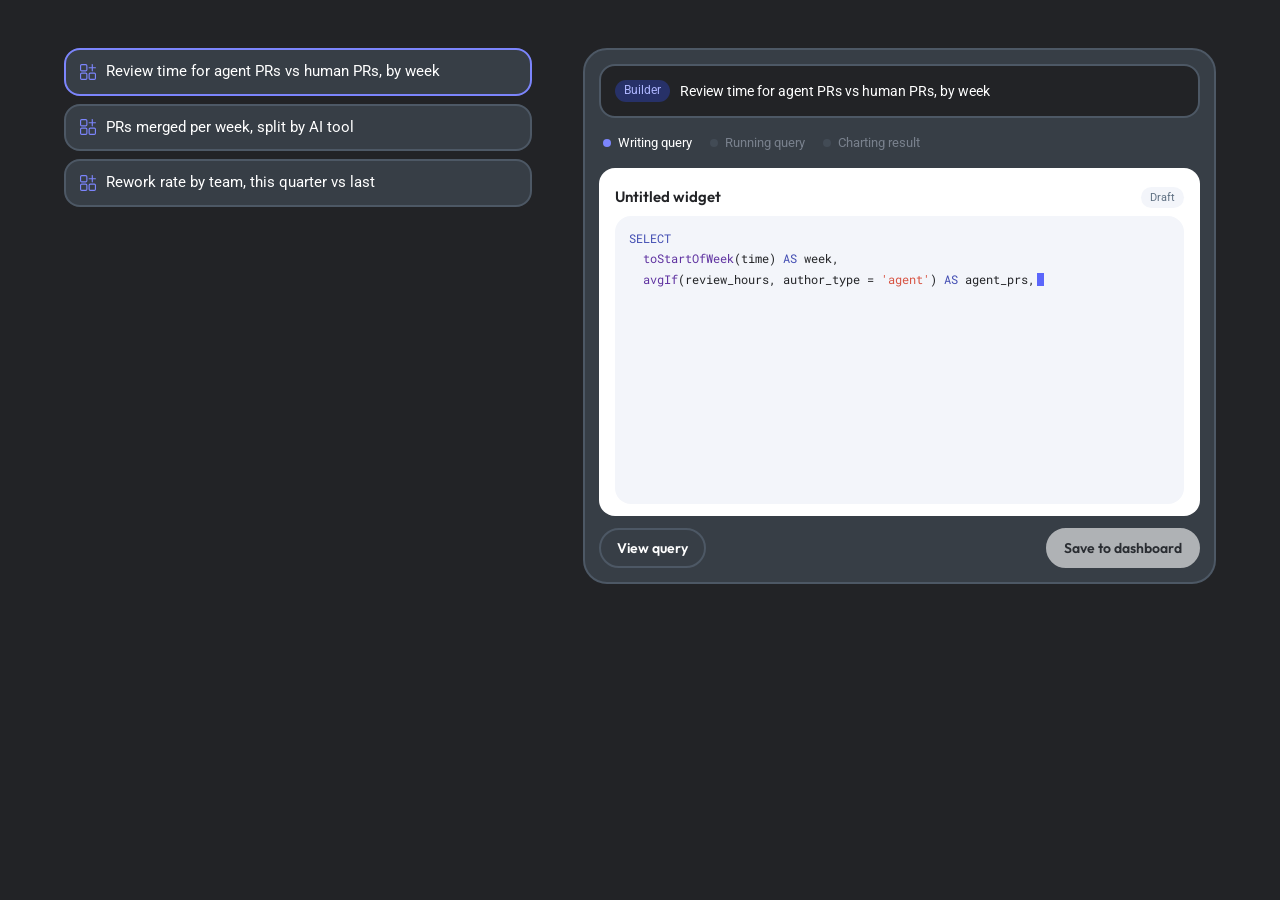
<file: ai-assistant/handoff/blocks/builder.html>
<!doctype html>
<html lang="en">
<head>
<meta charset="utf-8">
<meta name="viewport" content="width=device-width, initial-scale=1, viewport-fit=cover">
<title>Builder · LinearB AI assistant block</title>
<link rel="preconnect" href="https://fonts.googleapis.com">
<link rel="preconnect" href="https://fonts.gstatic.com" crossorigin>
<link rel="stylesheet" href="https://fonts.googleapis.com/css2?family=Outfit:wght@500;600;700&family=Roboto:wght@400;500;700&family=Roboto+Mono:wght@400;500&display=swap">
<style>
/* LinearB current brand. Single light theme by choice, matching linearb.io and brand.html. */
:root{
  color-scheme:light;
  /* every colour is a LinearB brand hex (linearb-brand v3) */
  --ground:#ffffff;
  --pane:#f3f5fa;        /* Slate 100 */
  --pane-2:#f3f5fa;      /* Slate 100 */
  --rule:#dde3ef;        /* Slate 200 */
  --dim:#617284;         /* Slate 500 */
  --slate:#4d5865;       /* Slate 600 */
  --ink:#222326;         /* Slate 800 */
  --aqua:#c3f1f5;        /* Teal 200 */
  --aqua-2:#9feaed;      /* Teal 300 */
  --teal:#10b9d0;        /* Teal 500 */
  --indigo:#5b66fb;      /* Indigo 500 */
  --indigo-2:#7c85fc;    /* Indigo 400 */
  --indigo-6:#414cb2;    /* Indigo 600: small indigo text on white */
  --lav:#dde1ff;         /* Indigo 200 */
  --lav-2:#f6f7ff;       /* Indigo 100 */
  --coral:#ff6445;       /* Red 500 */
  --coral-soft:#fee0df;  /* Red 200 */
  --red-6:#d75241;       /* Red 600: small red text on white */
  --good:#079f5a;        /* Green 600 */
  --night:#222326;       /* Slate 800, the dark band */
  --night-2:#373e46;     /* Slate 700 */
  --night-rule:#4d5865;  /* Slate 600 */
  --night-text:#ffffff;
  --night-dim:#bac3d3;   /* Slate 300: copy on dark */
  --display:"Outfit","Helvetica Neue",system-ui,sans-serif;
  --sans:"Roboto","Helvetica Neue",system-ui,sans-serif;
  --mono:"Roboto Mono",ui-monospace,Menlo,monospace;
  --shadow:0 1px 2px rgba(34,35,38,.04),0 12px 32px rgba(34,35,38,.07);
}
*,*::before,*::after{box-sizing:border-box}
body{margin:0;background:var(--ground);color:var(--slate);font:18px/26px var(--sans);-webkit-font-smoothing:antialiased}
a{color:inherit}
button{font:inherit;color:inherit;cursor:pointer}
h1,h2,h3{font-family:var(--display);font-weight:600;letter-spacing:0;color:var(--ink);margin:0;text-wrap:balance}
.wrap{max-width:1200px;margin:0 auto;padding-inline:24px}
:focus-visible{outline:2px solid var(--indigo);outline-offset:3px}
.sr{position:absolute;width:1px;height:1px;overflow:hidden;clip:rect(0 0 0 0);white-space:nowrap}
.num{font-variant-numeric:tabular-nums}
/* mono and display text sit at zero tracking; only body copy carries -1% */
.fb,.sql,.wcode,.chart text,.tile .t-val,.callouts b,.ev-stat,.ch-t{letter-spacing:0}

/* nav */
.nav{display:flex;align-items:center;justify-content:space-between;gap:20px;padding-block:20px}
.logo{display:flex;align-items:center;text-decoration:none;color:var(--ink)}
.logo svg{width:118px;height:auto;display:block}
.nav ul{display:flex;gap:30px;list-style:none;margin:0;padding:0;font-size:15px;color:var(--ink)}
.nav ul a{text-decoration:none}
.nav ul a:hover{color:var(--indigo-6)}
.nav ul a[aria-current]{color:var(--indigo-6)}
.btn{display:inline-flex;align-items:center;gap:8px;font:600 16px/24px var(--display);letter-spacing:0;text-decoration:none;border-radius:40px;padding:12px 24px;border:2px solid var(--ink);background:none;color:var(--ink);transition:background-color .15s ease,border-color .15s ease,color .15s ease}
.btn.solid{background:var(--ink);color:#fff}
/* every variant fades to Indigo 500 on hover */
.btn:hover{background:var(--indigo);border-color:var(--indigo);color:#fff}

/* hero */
.hero{display:grid;grid-template-columns:minmax(0,1.2fr) minmax(0,1fr);gap:24px clamp(24px,4vw,64px);align-items:start;padding-block:clamp(32px,5vw,64px) clamp(28px,3vw,40px)}
h1{font-weight:600;font-size:clamp(40px,5.2vw,64px);line-height:1.125}
h1 em{font-style:normal;color:var(--indigo)}
h1 .ln{display:block}
@media (min-width:640px){h1.fit .ln{white-space:nowrap}}
.sub{margin:0;padding-top:.4em;font-size:18px;line-height:26px;max-width:34em}
.ctas{display:flex;flex-wrap:wrap;gap:12px;margin-top:32px}

/* stage: the dashboard and the assistant on the aqua panel */
.stage-wrap{padding-bottom:clamp(36px,4vw,52px)}
.lstrip{padding-block:0 64px}
@media (max-width:1165px){.lstrip{padding-bottom:32px}}
.lstrip p{margin:0 0 20px;text-align:center;font:700 14px/20px var(--sans);letter-spacing:.15em;text-transform:uppercase;color:var(--dim)}
.marquee{display:flex;overflow:hidden;-webkit-mask-image:linear-gradient(90deg,transparent,#000 12%,#000 88%,transparent);mask-image:linear-gradient(90deg,transparent,#000 12%,#000 88%,transparent)}
.lstrip .logos{list-style:none;margin:0;padding:0 88px 0 0;display:flex;align-items:center;gap:88px;flex:0 0 auto;animation:marq 60s linear infinite}
.marquee:hover .logos{animation-play-state:paused}
@keyframes marq{to{transform:translateX(-100%)}}
.lstrip .logos li{flex:0 0 auto}
.lstrip img{display:block;width:auto;height:auto;max-height:30px;max-width:150px;opacity:.5;transition:opacity .2s}
.lstrip li:hover img{opacity:.9}
@media (max-width:900px){.lstrip .logos{gap:56px;padding-right:56px}}
@media (max-width:640px){.lstrip img{max-height:24px;max-width:110px}}
@media (prefers-reduced-motion:reduce){.lstrip .logos{animation:none}.marquee{flex-wrap:wrap;justify-content:center;-webkit-mask-image:none;mask-image:none}.marquee .logos[aria-hidden]{display:none}.lstrip .logos{flex-wrap:wrap;justify-content:center;gap:24px 48px;padding:0}}
.aqua{background:var(--aqua);border-radius:24px;padding:clamp(10px,1.6vw,18px);display:grid;grid-template-columns:minmax(0,1.08fr) minmax(0,1fr);gap:clamp(10px,1.4vw,16px)}
.card{background:#fff;border-radius:16px;box-shadow:var(--shadow);min-width:0}
.board{padding:18px;display:flex;flex-direction:column;gap:14px}
.board-h{display:flex;justify-content:space-between;align-items:baseline;gap:12px;flex-wrap:wrap}
.board-h h2{font-size:17px;font-weight:600}
.board-h span{font-size:12.5px;color:var(--dim)}
.tiles{flex:1;display:grid;grid-template-columns:1fr;grid-auto-rows:1fr;gap:10px}
.tile{text-align:left;background:var(--ground);border:2px solid var(--rule);border-radius:16px;padding:14px 16px 14px 18px;display:grid;grid-template-columns:minmax(0,1fr) auto;align-items:center;column-gap:16px;transition:border-color .15s,box-shadow .15s,background .15s}
.tile{position:relative}
.tile:hover{border-color:var(--indigo-2)}
.tiles.auto .tile[aria-pressed=true]::after{content:"";position:absolute;left:18px;right:18px;bottom:7px;height:2px;border-radius:2px;background:var(--indigo);opacity:.55;transform-origin:left;animation:tfill var(--dwell) linear both}
@keyframes tfill{from{transform:scaleX(0)}}
.tile[aria-pressed=true]{border-color:var(--indigo);box-shadow:0 0 0 3px var(--lav)}
.tile .t-main{display:grid;gap:3px;min-width:0}
.tile .t-name{font:400 13.5px/1.3 var(--sans);color:var(--slate)}
.tile .t-line{display:grid;gap:2px}
.tile .t-val{font:600 34px/1.1 var(--display);color:var(--ink)}
.tile .t-val small{font-size:.62em;font-weight:600;color:inherit;margin-left:1px;letter-spacing:0}
.tile .t-delta{font-size:13px;color:var(--dim)}
.tile .t-delta b{font-weight:700;color:var(--red-6)}
.tile .ask{border-radius:999px;padding:10px 14px 10px 16px;background:var(--lav-2);color:var(--indigo-6);font:400 13.5px/1.25 var(--sans);display:flex;align-items:center;gap:10px;white-space:nowrap;transition:background .15s}
.tile .ask i{font-style:normal;font-size:15px;transition:transform .15s}
.tile:hover .ask{background:var(--lav)}
.tile:hover .ask i{transform:translateX(3px)}
.tile[aria-pressed=true] .ask{background:var(--indigo);color:#fff}
#hero-ev{grid-column:1/-1;padding:0;overflow:hidden}
#hero-ev>.ev{transition:opacity .22s ease,transform .22s ease}
#hero-ev.out>.ev{opacity:0;transform:translateY(6px)}
#hero-ev .ev{background:#fff;border-radius:16px;padding:22px 28px;min-height:128px;grid-template-columns:auto minmax(0,1fr) auto;column-gap:28px;row-gap:6px;align-content:center;align-items:center}
#hero-ev .ev-h{grid-row:1/span 4;align-self:stretch;min-height:0;padding-right:28px;border-right:1px solid var(--rule);width:172px}
#hero-ev .ev-logo{height:calc(var(--h) * 1.3)!important;max-width:140px}
#hero-ev .ev>:not(.ev-h):not(a){grid-column:2;max-width:64ch}
#hero-ev .ev a{grid-column:3;grid-row:1/span 4;white-space:nowrap}
#hero-ev .ev-stat{font-size:18px;line-height:1.4}
#hero-ev blockquote{font-size:15px}
#hero-ev figcaption{font-size:13px}
@media (max-width:760px){#hero-ev .ev{grid-template-columns:1fr;padding:18px}#hero-ev .ev-h,#hero-ev .ev>:not(.ev-h):not(a),#hero-ev .ev a{grid-column:1;grid-row:auto}#hero-ev .ev-h{border-right:0;padding-right:0;width:auto}}
.asst .chart svg{max-height:190px}

/* assistant panel */
.asst{display:flex;flex-direction:column;height:560px}
.asst-h{display:flex;align-items:center;gap:9px;padding:15px 18px;border-bottom:1px solid var(--rule);font:600 14px/1 var(--display);color:var(--ink)}
.asst-h img{width:18px}
.asst-h .mode{margin-left:auto;display:flex;gap:4px;background:var(--pane);border-radius:999px;padding:3px;font:400 12px/1 var(--sans)}
.asst-h .mode span{padding:6px 10px;border-radius:999px;color:var(--dim)}
.asst-h .mode span.on{background:#fff;color:var(--ink);box-shadow:0 1px 2px rgba(34,35,38,.08)}
.asst-b{flex:1;overflow-y:auto;padding:16px 18px 18px;scrollbar-width:thin;scrollbar-color:var(--rule) transparent}
.composer span{white-space:nowrap;overflow:hidden;text-overflow:ellipsis;min-width:0}
.composer{margin:0 14px 14px;border:2px solid var(--rule);border-radius:16px;padding:11px 14px;font-size:13.5px;color:var(--dim);display:flex;justify-content:space-between;gap:10px}
.composer i{font-style:normal;background:var(--pane);border-radius:999px;padding:2px 10px;font-size:12px}

/* an answer, shared by every demo on the page */
.ans{display:flex;flex-direction:column;gap:12px;font-size:14.5px;line-height:1.6;color:var(--ink)}
.ans>*{animation:rise .35s ease both}
@keyframes rise{from{opacity:0;transform:translateY(6px)}}
.ans p{margin:0}
.ans b{font-weight:600}
.ans ul{margin:0;padding-left:18px;display:grid;gap:4px}
.q{align-self:flex-end;max-width:88%;background:var(--pane);border-radius:16px 16px 4px 16px;padding:9px 14px;font-size:14px;color:var(--ink)}
.ran{display:flex;align-items:center;gap:8px;font-size:12.5px;color:var(--dim)}
.ran svg{width:14px;height:14px;flex:0 0 auto;color:var(--good)}
.ran.busy svg{color:var(--dim);animation:spin .9s linear infinite}
@keyframes spin{to{transform:rotate(360deg)}}
.ch-t{font:600 14px/1.3 var(--display);color:var(--ink);margin:0 0 6px}
.legend{display:flex;gap:14px;flex-wrap:wrap;font-size:11.5px;color:var(--dim);margin:0 0 4px}
.legend span::before{content:"";display:inline-block;width:8px;height:8px;border-radius:2px;margin-right:6px;background:var(--c)}
.chart svg{display:block;width:100%;height:auto;overflow:visible}
.chart .g line{stroke:var(--rule)}
.chart .ax{fill:var(--dim);font:10.5px var(--sans)}
.chart .vl{fill:var(--ink);font:400 10.5px var(--sans)}
.chart .bar{transform-box:fill-box;transform-origin:bottom;animation:grow .55s cubic-bezier(.2,.7,.2,1) both}
@keyframes grow{from{transform:scaleY(0)}}
.chart .ln{fill:none;stroke-width:2.2;stroke-linecap:round;stroke-linejoin:round}
.chart .area{opacity:.12}
.hb{display:grid;gap:7px;font-size:12.5px}
.hb .r{display:grid;grid-template-columns:minmax(90px,38%) 1fr 58px;gap:10px;align-items:center}
.hb .l{color:var(--ink);overflow:hidden;text-overflow:ellipsis;white-space:nowrap}
.hb .tr{height:10px;border-radius:5px;background:var(--pane-2);overflow:hidden}
.hb .tr i{display:block;height:100%;border-radius:5px;background:var(--indigo-2);transform-origin:left;animation:growx .6s cubic-bezier(.2,.7,.2,1) both}
.hb .tr i.hi{background:var(--coral)}
.hb .v{text-align:right;color:var(--ink);font-variant-numeric:tabular-nums}
@keyframes growx{from{transform:scaleX(0)}}
.callouts{display:grid;grid-template-columns:repeat(auto-fit,minmax(130px,1fr));gap:8px}
.callouts div{border:2px solid var(--rule);border-radius:16px;padding:9px 12px}
.callouts b{display:block;font:600 21px/1.15 var(--display);color:var(--ink)}
.callouts b.hot{color:var(--coral)}
.callouts span{font-size:12px;color:var(--dim)}
.tbl{width:100%;border-collapse:collapse;font-size:12.5px;font-variant-numeric:tabular-nums}
.tbl th{text-align:left;font-weight:700;color:var(--dim);padding:6px 8px 6px 0;border-bottom:1px solid var(--rule)}
.tbl td{padding:7px 8px 7px 0;border-bottom:1px solid var(--rule);color:var(--ink)}
.tbl .n{text-align:right;padding-right:0}
.up{color:var(--red-6)}
.down{color:var(--good)}
.prs{display:grid;gap:8px}
.pr{border:2px solid var(--rule);border-radius:16px;padding:10px 12px;display:grid;grid-template-columns:1fr auto;gap:2px 12px;font-size:12.5px}
.pr b{font-weight:700;color:var(--ink);font-size:13px}
.pr .w{grid-row:span 2;align-self:center;text-align:right;font:600 15px/1.2 var(--display);color:var(--ink)}
.pr .w.hot{color:var(--red-6)}
.pr .w small{display:block;font:400 11px var(--sans);color:var(--dim)}
.pr span{color:var(--dim)}
.next{color:var(--slate)}

/* evidence card */
.ev{border-radius:16px;background:var(--lav-2);padding:14px 16px;display:grid;gap:8px;animation-delay:.1s}
.ev-h{display:flex;justify-content:space-between;align-items:center;gap:10px;min-height:26px}
.ev-logo{display:block;width:auto;max-width:150px}
.ev-org{font:600 18px/1 var(--display);color:var(--ink)}
.ev-stat{font:600 17px/1.35 var(--display);color:var(--ink);margin:0}
.ev blockquote{margin:0;font-size:14px;line-height:1.55;color:var(--ink)}
.ev figcaption{font-size:12px;color:var(--dim)}
.ev a{font-size:14px;color:var(--indigo-6);text-decoration:none;font-weight:700}
.ev a:hover{text-decoration:underline}

/* sections */
/* brand section rhythm: 128px between sections; two plain sections back to back halve their shared edge */
.sect{padding-block:64px}
.night .sect{padding-block:128px}
.night + .sect{padding-top:128px}
.sect:has(+ .night){padding-bottom:128px}
#start{padding-block:64px}
@media (max-width:1165px){.sect{padding-block:32px}.night .sect{padding-block:64px}.night + .sect{padding-top:64px}.sect:has(+ .night){padding-bottom:64px}#start{padding-block:32px}}
.sect h2{font-weight:600;font-size:clamp(32px,4.2vw,48px);line-height:1.167;max-width:20em}
.lede{margin:20px 0 0;font-size:clamp(18px,1.7vw,20px);line-height:1.4;max-width:60ch;color:var(--slate)}

/* roles, side by side */
.alts{display:grid;grid-template-columns:minmax(0,1fr) 28px minmax(0,1fr) 28px minmax(0,1fr);align-items:stretch;margin-top:64px}
.chev{display:grid;place-items:center;color:var(--indigo-2)}
.chev svg{width:18px;height:18px}
.alt-card{border:2px solid var(--rule);border-radius:24px;background:#fff;box-shadow:var(--shadow);padding:20px;display:flex;flex-direction:column;gap:14px;min-width:0}
.alt-card header{display:grid;gap:3px}
.alt-card h3{font-size:18px;line-height:26px}
.scope{margin:0;font-size:14px;line-height:22px;color:var(--dim)}
.ask-in{display:flex;align-items:center;gap:10px;border:2px solid var(--lav);border-radius:16px;padding:9px 9px 9px 12px;background:#fff;font-size:14px;line-height:1.35;color:var(--ink);box-shadow:0 2px 8px rgba(91,102,251,.08)}
.ask-in>svg{width:16px;height:16px;flex:0 0 auto;color:var(--indigo)}
.ask-in span{flex:1;min-width:0}
.ask-in i{flex:0 0 auto;display:grid;place-items:center;width:28px;height:28px;border-radius:50%;background:var(--indigo);color:#fff}
.ask-in i svg{width:14px;height:14px}
.alt-body{display:grid;gap:12px;font-size:14px;line-height:1.55;color:var(--ink);background:var(--pane);border-radius:4px 16px 16px 16px;padding:12px 14px 14px;margin-top:-4px}
.reply-h{display:flex;align-items:center;gap:7px;font:400 12px/1 var(--sans);color:var(--dim)}
.reply-h img{width:15px;height:auto}
.alt-body .pr{background:#fff}
.alt-body .hb .tr{background:#fff}
.alt-body p{margin:0}
.alt-body b{font-weight:600}

/* x-ray */
.xr-grid{display:grid;grid-template-columns:minmax(0,1fr) minmax(0,1.25fr);gap:clamp(24px,4vw,56px);align-items:center;margin-top:8px}
.xr-notes{display:grid;gap:18px;margin-top:26px}
.xr-notes div{border-top:1px solid var(--rule);padding-top:14px}
.xr-notes h3{font-size:18px;line-height:26px;margin-bottom:4px}
.xr-notes p{margin:0;font-size:18px;line-height:26px}
.xr{border-radius:24px;box-shadow:var(--shadow);background:#fff;border:2px solid var(--rule);overflow:hidden}
.xr-head{display:grid;grid-template-columns:1fr 1fr;border-bottom:1px solid var(--rule)}
.xr-head>*{padding:12px 18px;display:flex;align-items:center;gap:9px}
.xh-a{font:600 14px/1.3 var(--display);color:var(--ink)}
.xh-a img{width:18px}
.xh-b{background:var(--lav-2);border-left:2px solid var(--indigo);font:700 14px/20px var(--sans);letter-spacing:.15em;text-transform:uppercase;color:var(--indigo-6)}
.xr-rows{display:grid}
.xr-row{display:grid;grid-template-columns:1fr 1fr}
.xr-row>*{padding:11px 18px;transition:background-color .15s}
.xr-row+.xr-row>*{border-top:1px solid var(--rule)}
.fa{background:#fff;color:var(--ink);font-size:14px;line-height:1.55;display:flex;flex-direction:column;justify-content:center}
.fb{border-left:2px solid var(--indigo);display:flex;flex-direction:column;justify-content:center;background-color:var(--lav-2);background-image:linear-gradient(var(--lav) 1px,transparent 1px),linear-gradient(90deg,var(--lav) 1px,transparent 1px);background-size:18px 18px;font:12.5px/1.6 var(--mono);color:var(--ink)}
.fa p,.fb p{margin:0}
.fb dl{margin:0;display:grid;grid-template-columns:max-content 1fr;gap:2px 12px}
@media (max-width:640px){.fb dl{grid-template-columns:1fr;gap:0}.fb dt{margin-top:4px}}
.xr .callouts{grid-template-columns:1fr 1fr}
.xr .callouts div{padding:8px 11px}
.xr .callouts b{font-size:19px}
.xr-row:hover .fa{background:var(--lav-2)}
.xr-row:hover .fb{background-color:var(--lav)}
.xr-tog{display:none}
@media (max-width:640px){
  .xr-head{grid-template-columns:1fr}
  .xh-b{background:var(--lav-2);border-left:2px solid var(--indigo);font:700 14px/20px var(--sans);letter-spacing:.15em;text-transform:uppercase;color:var(--indigo-6)}
  .xh-a{flex-wrap:wrap}
  .xr-tog{display:flex;width:100%;margin-top:4px;padding:3px;border-radius:999px;background:var(--pane);gap:3px}
  .xr-tog button{flex:1;border:0;border-radius:999px;padding:8px 10px;background:none;font:400 13px/1 var(--sans);color:var(--dim)}
  .xr-tog button[aria-pressed=true]{background:#fff;color:var(--ink);box-shadow:0 1px 3px rgba(34,35,38,.12)}
  .xr-tog button[data-v=fb][aria-pressed=true]{color:var(--indigo-6)}
  .xr-tog button{position:relative;overflow:hidden}
  .xr-tog.auto button[aria-pressed=true]::after{content:"";position:absolute;left:16px;right:16px;bottom:3px;height:2px;border-radius:2px;background:var(--indigo);opacity:.55;transform-origin:left;animation:tfill 4s linear both}
  /* both faces share each row's cell, so flipping shows the source exactly where its answer was */
  .xr-row{grid-template-columns:1fr}
  .xr-row>*{grid-area:1/1;transition:opacity .25s ease}
  .fb{border-left:0;opacity:0;pointer-events:none}
  .xr.src .fa{opacity:0;pointer-events:none}
  .xr.src .fb{opacity:1;pointer-events:auto}
}
.fb dt{color:var(--indigo-6);text-transform:uppercase;font-size:11px;letter-spacing:.06em;padding-top:1px}
.fb dd{margin:0}
.xr-bars{display:grid;grid-template-columns:repeat(4,1fr);gap:10px;align-items:end;height:72px;margin-top:6px}
.xr-bars div{display:flex;gap:3px;align-items:end;height:100%}
.xr-bars i{flex:1;border-radius:3px 3px 0 0;background:var(--lav)}
.xr-bars i+i{background:var(--indigo-2)}
.xr-bars i.hi{background:var(--coral)}
.xr-lab{display:grid;grid-template-columns:repeat(4,1fr);gap:10px;font-size:11px;color:var(--dim);text-align:center;margin-top:4px}

/* builder, the one dark band on the page */
.night{background:var(--night);color:var(--night-dim)}
.night h2{color:#fff}
.night .lede{color:var(--night-dim)}
.b-grid{display:grid;grid-template-columns:minmax(0,.85fr) minmax(0,1.15fr);gap:clamp(24px,4vw,56px);align-items:start}
.bchips{display:grid;gap:8px;margin-top:28px}
.bchip{text-align:left;border:2px solid var(--night-rule);background:var(--night-2);color:var(--night-text);border-radius:16px;padding:12px 14px;font-size:14.5px;line-height:1.35;display:flex;gap:10px;align-items:center}
.bchip:hover{border-color:var(--indigo-2)}
.bchip[aria-pressed=true]{border-color:var(--indigo-2)}
.bchip svg{width:16px;height:16px;flex:0 0 auto;color:var(--indigo-2)}
.bnote{margin-top:32px;font-size:16px;line-height:24px}
.bwin{background:var(--night-2);border:2px solid var(--night-rule);border-radius:24px;padding:14px;display:grid;gap:12px}
.bprompt{background:var(--night);border:2px solid var(--night-rule);border-radius:16px;padding:12px 14px;font-size:14px;color:var(--night-text);min-height:46px;display:flex;align-items:center;gap:10px}
.bprompt .tag{font:400 11.5px/1 var(--sans);color:#aeb6ff;background:#273168;border-radius:999px;padding:5px 9px;flex:0 0 auto}
.bprompt .txt.typing::after{content:"";display:inline-block;width:2px;height:1.05em;background:var(--night-text);vertical-align:-.15em;margin-left:2px;animation:blink 1s steps(1) infinite}
@keyframes blink{50%{opacity:0}}
.wcard{background:#fff;border-radius:16px;padding:16px 16px 12px;color:var(--ink)}
.wcard{container-type:inline-size}
/* the widget area always holds the tallest state (a line chart with its legend), so nothing below it moves while it builds */
.wstage{height:calc(26px + 46cqw);display:flex;flex-direction:column;justify-content:center}
.wstage>#w-chart{width:100%}
.wstage>.wcode{flex:1;min-height:0;overflow:hidden}
.wcode{margin:0;background:var(--pane);border-radius:16px;padding:12px 14px;font:12px/1.7 var(--mono);color:var(--ink);white-space:pre;overflow:hidden}
.wcode .k{color:#414cb2}.wcode .f{color:#5f32a0}.wcode .s{color:#d75241}.wcode .p{color:#008f9a}
.wcode .cur::after{content:"";display:inline-block;width:7px;height:1.1em;background:var(--indigo);vertical-align:-.2em;margin-left:2px;animation:blink 1s steps(1) infinite}
.bsteps{list-style:none;margin:0;padding:0 4px;display:flex;flex-wrap:wrap;gap:6px 18px;font-size:12.5px;color:var(--night-dim)}
.bsteps li{display:flex;align-items:center;gap:7px;opacity:.5;transition:opacity .2s,color .2s}
.bsteps li::before{content:"";width:8px;height:8px;border-radius:50%;background:var(--night-rule);transition:background .2s}
.bsteps li.on{opacity:1;color:var(--night-text)}
.bsteps li.on::before{background:var(--indigo-2);animation:beat 1s ease-in-out infinite}
.bsteps li.done{opacity:1;color:var(--night-text)}
.bsteps li.done::before{background:#0ad570}
@keyframes beat{50%{transform:scale(1.5)}}
#w-chart.draw .ln{stroke-dasharray:1;stroke-dashoffset:1;animation:draw 1.1s cubic-bezier(.3,.7,.2,1) forwards}
#w-chart.draw .area{animation:fade .7s .6s both}
#w-chart.draw circle{animation:fade .25s both;animation-delay:.95s}
#w-chart.draw .legend,#w-chart.draw .ax{animation:fade .4s both}
@keyframes draw{to{stroke-dashoffset:0}}
@keyframes fade{from{opacity:0}}
.bbtn.solid.ready{animation:nudge 1.4s ease-out 1}
@keyframes nudge{0%{box-shadow:0 0 0 0 rgba(255,255,255,.6)}100%{box-shadow:0 0 0 12px rgba(255,255,255,0)}}
.wcard-h{display:flex;justify-content:space-between;align-items:center;gap:10px;margin-bottom:6px}
.wcard-h h3{font-size:15px;font-weight:600}
.badge{font:400 11px/1 var(--sans);border-radius:999px;padding:5px 9px;background:var(--pane);color:var(--dim)}
.badge.new{background:var(--indigo);color:#fff}
.bfoot{display:flex;align-items:center;gap:10px;flex-wrap:wrap;font-size:12.5px}
.bfoot .sp{flex:1}
.bbtn{border:2px solid var(--night-rule);background:none;color:var(--night-text);border-radius:40px;padding:8px 16px;font:600 14px/20px var(--display);transition:background-color .15s ease,border-color .15s ease,color .15s ease}
.bbtn:hover{background:var(--indigo);border-color:var(--indigo);color:#fff}
.bbtn.solid{background:#fff;color:var(--ink);border-color:#fff}
.bbtn.solid:hover{background:var(--indigo);border-color:var(--indigo);color:#fff}
.bbtn:disabled{opacity:.6;cursor:default}
.sql{margin:0;background:var(--night);border:2px solid var(--night-rule);border-radius:16px;padding:12px 14px;font:12px/1.65 var(--mono);color:var(--night-text);overflow-x:auto;white-space:pre}
.sql .k{color:#aeb6ff}.sql .f{color:#c3a4f4}.sql .s{color:#f7b9b7}.sql .p{color:#9feaed}

/* mcp band */
.mcp{display:grid;grid-template-columns:minmax(0,1fr) auto;gap:24px;align-items:center;background:var(--pane);border-radius:24px;padding:clamp(24px,3.5vw,44px)}
.mcp h2{font-size:clamp(26px,3vw,32px);line-height:1.25}
.mcp p{margin:10px 0 0;max-width:40em}
.clients{display:flex;gap:8px;flex-wrap:wrap;margin-top:16px}
.clients span{display:inline-flex;align-items:center;gap:7px;background:#fff;border:1px solid var(--rule);border-radius:999px;padding:7px 13px 7px 11px;font-size:13.5px;color:var(--ink)}
.clients svg{width:16px;height:16px;flex:0 0 auto;fill:currentColor}
.clients svg[fill="none"]{fill:none}

/* faq + close */
.faq{display:grid;grid-template-columns:minmax(0,.8fr) minmax(0,1.2fr);gap:clamp(24px,4vw,56px)}
.faq details{border-top:1px solid var(--rule)}
.faq details:last-child{border-bottom:1px solid var(--rule)}
.faq summary{cursor:pointer;list-style:none;padding:18px 36px 18px 0;position:relative;font:600 18px/26px var(--display);color:var(--ink)}
.faq summary::-webkit-details-marker{display:none}
.faq summary::after{content:"+";position:absolute;right:6px;top:15px;font-size:22px;color:var(--dim)}
.faq details[open] summary::after{content:"\2212"}
.faq details p{margin:0 0 18px;max-width:42em}
.close{background:var(--aqua);border-radius:24px;padding:clamp(32px,5vw,64px);display:flex;justify-content:space-between;align-items:center;gap:24px;flex-wrap:wrap}
.close h2{font-size:clamp(32px,4.2vw,48px);line-height:1.167}
.close .ctas{margin:0}
.foot{padding-block:28px 40px;display:flex;justify-content:space-between;gap:16px;flex-wrap:wrap;font-size:14px;line-height:22px;color:var(--dim)}

@media (max-width:1000px){
  .hero{grid-template-columns:1fr}
}
@media (max-width:980px){
  .aqua{grid-template-columns:1fr}
  /* stacked: the answer panel keeps one height and scrolls inside, so nothing below it moves */
  .asst{height:min(560px,78vh)}
  /* the metrics become one swipeable row right above the answer */
  .board{gap:12px;padding:16px 0 14px}
  .board-h{padding-inline:16px}
  .tiles{display:flex;grid-template-columns:none;grid-auto-rows:auto;overflow-x:auto;scroll-snap-type:x mandatory;scroll-padding-inline:16px;padding:4px 16px 6px;gap:10px;scrollbar-width:none;flex:none}
  .tiles::-webkit-scrollbar{display:none}
  .tile{flex:0 0 min(300px,80%);scroll-snap-align:start}
  .alts{grid-template-columns:1fr}
  .chev{height:28px}
  .chev svg{transform:rotate(90deg)}
  .xr-grid,.b-grid,.faq{grid-template-columns:1fr}
}
@media (max-width:860px){
  .nav ul{display:none}
  .hero{grid-template-columns:1fr}
  .mcp{grid-template-columns:1fr}
}
@media (max-width:640px){
  .asst-h .mode{display:none}
  .chart .ax{font-size:15px}
  .chart .vl{font-size:15px}
  #hero-ev .ev-stat{font-size:16px}
  #hero-ev .ev-logo{height:calc(var(--h) * 1.1)!important}
  .tile{grid-template-columns:1fr;row-gap:10px;padding:12px 14px}
  .tile .t-val{font-size:28px}
  .tile .ask{white-space:normal;justify-content:space-between}
    .hb .r{grid-template-columns:minmax(80px,40%) 1fr 50px}
}
@media (max-width:420px){
  .tiles{gap:8px}
  }
@media (prefers-reduced-motion:reduce){
  *,*::before,*::after{animation:none!important;transition:none!important}
}

.blk-pad{padding-block:48px}
.bchips{margin-top:0}
body{background:var(--night)}
</style>
</head>
<body>
<section class="night"><div class="wrap blk-pad"><div class="b-grid"><div><div class="bchips" id="bchips"></div></div><div class="bwin" aria-label="Builder demo with sample data">
          <div class="bprompt"><span class="tag">Builder</span><span class="txt" id="bp"></span></div>
          <ol class="bsteps" id="bsteps" aria-live="polite"><li>Writing query</li><li>Running query</li><li>Charting result</li></ol>
          <div class="wcard"><div class="wcard-h"><h3 id="w-title"></h3><span class="badge" id="w-badge">Preview</span></div><div class="wstage"><div id="w-chart"></div><pre class="wcode" id="w-code" hidden></pre></div></div>
          <pre class="sql" id="w-sql" hidden></pre>
          <div class="bfoot"><button type="button" class="bbtn" id="w-q" aria-expanded="false">View query</button><span id="w-rows"></span><span class="sp"></span><button type="button" class="bbtn solid" id="w-save">Save to dashboard</button></div>
        </div></div></div></section>
<script>
(() => {
const reduce = matchMedia('(prefers-reduced-motion: reduce)').matches;
const $ = s => document.querySelector(s);
const sleep = ms => new Promise(r => setTimeout(r, reduce ? 0 : ms));
const esc = s => String(s).replace(/&/g,'&amp;').replace(/</g,'&lt;').replace(/>/g,'&gt;');
const CK = '<svg viewBox="0 0 16 16" fill="none" stroke="currentColor" stroke-width="2" aria-hidden="true"><path d="M3 8.5l3 3 7-7"/></svg>';
const SPIN = '<svg viewBox="0 0 16 16" fill="none" stroke="currentColor" stroke-width="2" aria-hidden="true"><path d="M8 2a6 6 0 1 1-6 6"/></svg>';
const C = { lav:'#dde1ff', ind:'#5b66fb', ind2:'#7c85fc', coral:'#ff6445', teal:'#10b9d0', ink:'#222326' };

const LB_MARK = "[data-uri]";

/* ---------- charts ---------- */
function step(x){ const p = Math.pow(10, Math.floor(Math.log10(x))), n = x / p; return (n <= 1 ? 1 : n <= 2 ? 2 : n <= 2.5 ? 2.5 : n <= 5 ? 5 : 10) * p; }
function nice(max){ const s = step(max / 4); return { top: Math.ceil(max / s) * s, s }; }
function grouped(labels, a, b, hi, unit = 'h', names = ['Last month', 'This month']){
  const W = 420, H = 200, L = 32, B = 24, T = 16, { top, s } = nice(Math.max(...a, ...b)), n = labels.length;
  const Y = v => T + (H - T - B) * (1 - v / top), cw = (W - L) / n, bw = Math.min(26, cw * .3);
  let g = '';
  for(let v = 0; v <= top + 1e-9; v += s) g += `<line x1="${L}" x2="${W}" y1="${Y(v)}" y2="${Y(v)}"/><text class="ax" x="${L - 6}" y="${Y(v) + 3.5}" text-anchor="end">${+v.toFixed(1)}${unit}</text>`;
  const bars = labels.map((l, i) => { const cx = L + cw * i + cw / 2, x1 = cx - bw - 2, x2 = cx + 2;
    return `<rect class="bar" x="${x1}" y="${Y(a[i])}" width="${bw}" height="${Y(0) - Y(a[i])}" rx="3" fill="${C.lav}" style="animation-delay:${i * 50}ms"><title>${esc(l)}, ${names[0].toLowerCase()}: ${a[i]}${unit}</title></rect>`
      + `<rect class="bar" x="${x2}" y="${Y(b[i])}" width="${bw}" height="${Y(0) - Y(b[i])}" rx="3" fill="${i === hi ? C.coral : C.ind2}" style="animation-delay:${i * 50 + 25}ms"><title>${esc(l)}, ${names[1].toLowerCase()}: ${b[i]}${unit}</title></rect>`
      + `<text class="vl" x="${x2 + bw / 2}" y="${Y(b[i]) - 5}" text-anchor="middle">${b[i]}</text>`
      + `<text class="ax" x="${cx}" y="${H - 6}" text-anchor="middle">${esc(l)}</text>`; }).join('');
  return `<div class="legend"><span style="--c:${C.lav}">${names[0]}</span><span style="--c:${C.ind2}">${names[1]}</span></div><div class="chart"><svg viewBox="0 0 ${W} ${H}" role="img" aria-label="Grouped bar chart"><g class="g">${g}</g>${bars}</svg></div>`;
}
function lines(xl, series, { pre = '', unit = '', W = 420, min = 0, max, step } = {}){
  const auto = nice(Math.max(...series.flatMap(x => x.v))), top = max ?? auto.top, s = step ?? auto.s, lo = min;
  const H = W * .46, L = 38, R = 12, B = 24, T = 14, n = xl.length;
  const X = i => L + (W - L - R) * i / (n - 1), Y = v => T + (H - T - B) * (1 - (v - lo) / (top - lo));
  let g = '';
  for(let v = lo; v <= top + 1e-9; v += s) g += `<line x1="${L}" x2="${W - R}" y1="${Y(v)}" y2="${Y(v)}"/><text class="ax" x="${L - 6}" y="${Y(v) + 3.5}" text-anchor="end">${pre}${+v.toFixed(0)}${unit}</text>`;
  const xs = xl.map((l, i) => (n <= 8 || i % 2 === 0 || i === n - 1) ? `<text class="ax" x="${X(i)}" y="${H - 5}" text-anchor="${i === 0 ? 'start' : i === n - 1 ? 'end' : 'middle'}">${esc(l)}</text>` : '').join('');
  const ps = series.map(se => { const pts = se.v.map((v, i) => [X(i), Y(v)]), d = pts.map((p, i) => (i ? 'L' : 'M') + p[0].toFixed(1) + ',' + p[1].toFixed(1)).join(' ');
    const area = series.length === 1 ? `<path class="area" d="${d} L${X(n - 1)},${Y(lo)} L${X(0)},${Y(lo)} Z" fill="${se.c}"/>` : '';
    const last = pts[n - 1];
    return area + `<path class="ln" d="${d}" stroke="${se.c}" pathLength="1"/>` + pts.map((p, i) => `<circle cx="${p[0]}" cy="${p[1]}" r="${i === n - 1 ? 4 : 2.4}" fill="${se.c}"><title>${esc(xl[i])}, ${esc(se.name)}: ${pre}${se.v[i]}${unit}</title></circle>`).join('')
      + (series.length === 1 ? `<text class="vl" x="${last[0] - 8}" y="${last[1] - 10}" text-anchor="end">${pre}${se.v[n - 1]}${unit}</text>` : ''); }).join('');
  const lg = series.length > 1 ? `<div class="legend">${series.map(se => `<span style="--c:${se.c}">${esc(se.name)}</span>`).join('')}</div>` : '';
  return lg + `<div class="chart"><svg viewBox="0 0 ${W} ${H}" role="img" aria-label="Line chart"><g class="g">${g}</g>${xs}${ps}</svg></div>`;
}
const hbars = (rows, max, fmt = v => v) => `<div class="hb">${rows.map(([l, v, hi], i) => `<div class="r"><span class="l" title="${esc(l)}">${esc(l)}</span><span class="tr"><i class="${hi ? 'hi' : ''}" style="width:${(v / max * 100).toFixed(1)}%;animation-delay:${i * 50}ms"></i></span><span class="v">${fmt(v)}</span></div>`).join('')}</div>`;
const table = (head, rows, num = []) => `<table class="tbl"><thead><tr>${head.map((h, i) => `<th${num.includes(i) ? ' class="n"' : ''}>${h}</th>`).join('')}</tr></thead><tbody>${rows.map(r => `<tr>${r.map((c, i) => `<td${num.includes(i) ? ' class="n"' : ''}>${c}</td>`).join('')}</tr>`).join('')}</tbody></table>`;
const callouts = items => `<div class="callouts">${items.map(([b, s, hot]) => `<div><b class="${hot ? 'hot' : ''}">${b}</b><span>${s}</span></div>`).join('')}</div>`;
const title = t => `<p class="ch-t">${t}</p>`;

/* ---------- evidence ---------- */
const LOGO = {"kraken": "[data-uri]", "yum": "[data-uri]", "skeelo": "[data-uri]", "expedia": "[data-uri]", "syngenta": "[data-uri]", "linearb": "[data-uri]"};
const EV = {
  krakenReview: { org:'Kraken', logo:'kraken', h:17, href:'https://linearb.io/case-studies/kraken', link:'Read the Kraken story',
    stat:'Kraken cut review time by more than half in four months, from 2 days 15 hours to 1 day 3 hours at the 90th percentile.',
    quote:'Size and complexity accounted for maybe 5 to 10% of the slowdown. 70 to 80% came from time zone differences, team silos, and reviewer availability.', who:'Nik Sudan, Engineering Operations Lead, Kraken' },
  emburseDeploy: { org:'Emburse', logo:'emburse', h:18, link:'Read the Emburse story',
    quote:'I dug into why deploy time for a specific ticket or PR was... slow, slower than we thought....So (AI Assistant) kind of pointed out there were a couple of misconfigurations. So that was a good one.', who:'Brandon Clifford, Emburse' },
  bench: { org:'LinearB', logo:'linearb', h:18, link:'See the benchmarks',
    stat:'AI-generated PRs are accepted at 32.7%, against 84.4% for human-written PRs.', src:'LinearB benchmarks · 8.1 million+ pull requests from 4,800 teams in 42 countries' },
  avg19: { org:'LinearB', logo:'linearb', h:18, link:'See customer stories',
    stat:'The average LinearB customer reports a 19% decrease in cycle time within six months.', src:'Across LinearB customers' },
  expedia: { org:'Expedia', logo:'expedia', h:20, link:'Read the Expedia story',
    stat:'Expedia saw a 22% improvement in developer satisfaction with LinearB.' },
  skeelo: { org:'Skeelo', logo:'skeelo', h:24, href:'https://linearb.io/case-studies/skeelo', link:'Read the Skeelo story',
    stat:'Skeelo’s CTO built a culture of ownership around delivery metrics in LinearB and reduced PR review latency.',
    quote:'LinearB bridges the gap between engineering activity and business outcomes. It helps teams become more autonomous while giving leadership confidence in their execution.', who:'Renan Kosicki, CTO, Skeelo' },
  yum: { org:'Yum! Brands', logo:'yum', h:24, href:'https://linearb.io/case-studies/yum', link:'Read the Yum! Brands story',
    stat:'Yum! Brands automates 35.8% of all PRs with LinearB, and 321 developer hours every month.' },
  syngenta: { org:'Syngenta', logo:'syngenta', h:24, link:'Read the Syngenta story',
    stat:'Syngenta reduced cycle time by 81% with LinearB.' },
  krakenCost: { org:'Kraken', logo:'kraken', h:17, href:'https://linearb.io/case-studies/kraken', link:'Read the Kraken story',
    quote:'As people use AI more, their output should increase. For genuinely valuable work, you want the cost per contribution to stay stable.', who:'Nik Sudan, Engineering Operations Lead, Kraken' },
  krakenTrust: { org:'Kraken', logo:'kraken', h:17, href:'https://linearb.io/case-studies/kraken', link:'Read the Kraken story',
    quote:'If they don’t understand it, they don’t trust it. And if they don’t trust it, they won’t act on it.', who:'Nik Sudan, Engineering Operations Lead, Kraken' }
};
const evidence = e => `<figure class="ev" style="margin:0"><div class="ev-h">${LOGO[e.logo] ? `<img class="ev-logo" src="${LOGO[e.logo]}" alt="${esc(e.org)}" style="--h:${e.h}px;height:var(--h)">` : `<span class="ev-org">${esc(e.org)}</span>`}</div>`
  + (e.stat ? `<p class="ev-stat">${esc(e.stat)}</p>` : '')
  + (e.src ? `<figcaption>${esc(e.src)}</figcaption>` : '')
  + (e.quote ? `<blockquote>“${esc(e.quote)}”</blockquote><figcaption>${esc(e.who)}</figcaption>` : '')
  + `<a href="${e.href || 'https://linearb.io/customers'}">${e.link} →</a></figure>`;

/* ---------- answers (sample data) ---------- */
const A = {
  cycle: { q:'Why did our cycle time jump this month?', ran:'Ran cycle time breakdown on the engineering health dashboard, Aug 30 to Sep 29',
    blocks:[
      title('Cycle time breakdown') + grouped(['Coding','Pickup','Review','Deploy'], [9.1,10.2,14.8,1.9], [9.4,12.4,26.6,1.7], 2),
      `<p>Cycle time is up <b>39%</b> this month, and most of the increase is in <b>review</b>. PRs spend 26.6 hours there on average against a 5.9 hour median, so most reviews clear quickly while a subset sits stuck.</p>`,
      callouts([['5.9h','median review time'],['14 PRs','waiting 3+ days, 11 opened by agents',1]]),
      `<p class="next">Pickup is next, at 12.4 hours on average before a first review. Want me to show which reviewers these PRs are waiting on?</p>`
    ], ev: EV.krakenReview },
  deploy: { q:'Why is deploy time slower than we thought?', ran:'Ran deploy time by repository, last 30 days',
    blocks:[
      title('Deploy time by repository, merge to production') + hbars([['payments-api',41.3,1],['checkout-web',36.8,1],['platform-core',6.4],['mobile-app',5.1],['infra-terraform',3.2]], 44, v => v + 'h'),
      `<p>Two repos account for most of the increase. <b>payments-api</b> and <b>checkout-web</b> average 41.3 and 36.8 hours from merge to deploy, while the other three repos deploy in under 7 hours.</p>`,
      `<p>Both repos release from tags named <code>release-*</code>, and their deployment settings in LinearB look for <code>v*</code>. Merged PRs there count as undeployed until someone pushes a matching tag, so the number mostly reflects that configuration gap.</p>`,
      `<p class="next">Fix the tag pattern for these two repos first, then check this widget again next week.</p>`
    ], ev: EV.emburseDeploy },
  agents: { q:'Why do agent PRs merge less often than ours?', ran:'Ran AI-assisted PRs, last 30 days',
    blocks:[
      title('Merge rate by who opened the PR') + hbars([['Opened by people',79],['Claude Code agent',46,1],['Copilot agent',38,1],['Cursor agent',35,1]], 100, v => v + '%'),
      `<p>Over the last 30 days, <b>41%</b> of agent-opened PRs merged, against <b>79%</b> of PRs opened by people. Agent PRs that didn't merge were larger, averaging 612 changed lines against 188 for the ones that did.</p>`,
      callouts([['62%','of unmerged agent PRs closed with no review',1],['612','average changed lines, unmerged agent PRs']]),
      `<p class="next">Smaller agent tasks and a required first reviewer on agent PRs are the two changes most likely to move this rate.</p>`
    ], ev: EV.bench },
  plan: { q:'Why did we miss the sprint?', ran:'Ran planning accuracy for sprint 42, Sep 15 to 28',
    blocks:[
      title('Sprint 42 issues, by outcome') + hbars([['Planned and completed',44],['Planned, carried over',18,1],['Added mid-sprint',14,1]], 62),
      `<p>The team completed <b>44 of 62</b> planned issues, a planning accuracy of 71%, down from 84% last sprint. <b>14 unplanned issues</b> entered mid-sprint, 9 of them Payments bugs, while 18 planned issues carried over.</p>`,
      callouts([['71%','planning accuracy, down from 84%',1],['9 of 14','unplanned issues were Payments bugs']]),
      `<p class="next">Want me to check whether Payments bugs cut into the sprint before this one too?</p>`
    ], ev: EV.skeelo },
  wip: { q:'Are our developers stretched too thin?', ran:'Ran work in progress per developer, last 30 days',
    blocks:[
      title('Items in progress per developer, by team') + hbars([['Payments',4.6,1],['Mobile',3.9,1],['Checkout',2.8],['Platform',2.2]], 5, v => v.toFixed(1)),
      `<p>Developers have <b>3.4 items</b> in progress on average, up from 2.1 last month. <b>Payments and Mobile</b> carry the most, at 4.6 and 3.9, and they also picked up the most review requests.</p>`,
      callouts([['3.4','items in progress per developer',1],['2.3x','review requests per Payments developer, against Platform']]),
      `<p class="next">Want me to show which Payments work has been open longest?</p>`
    ], ev: EV.expedia },

  stuck: { q:'Which of our PRs are stuck in review?', ran:'Ran PRs waiting for review on the Platform team dashboard',
    blocks:[
      `<div class="prs">`
        + `<div class="pr"><b>#9185 infra-terraform: add read replica for orders-db</b><span class="w hot">3d 4h<small>waiting</small></span><span>Claude Code agent · +684 −121 · no reviewer assigned</span></div>`
        + `<div class="pr"><b>#9171 platform-core: retry idempotency keys</b><span class="w hot">2d 19h<small>waiting</small></span><span>Claude Code agent · +412 −38 · no reviewer assigned</span></div>`
        + `<div class="pr"><b>#9168 platform-core: bump grpc to 1.66</b><span class="w hot">2d 2h<small>waiting</small></span><span>Dana K. · +22 −19 · waiting on Marco, out until Thursday</span></div>`
        + `<div class="pr"><b>#9179 platform-core: add request tracing to billing client</b><span class="w">20h<small>waiting</small></span><span>Lee P. · +96 −12 · review in progress</span></div>`
        + `</div>`,
      `<p>Three PRs have waited more than two days. The two agent PRs have no reviewer assigned, and the third is waiting on Marco, who is out until Thursday.</p>`,
      `<p class="next">Priya reviewed the last four changes in these paths. Want me to suggest her for #9185 and #9171?</p>`
    ], ev: EV.avg19 },
  load: { q:'Who is carrying most of our reviews?', ran:'Ran review load by reviewer on the Platform team dashboard, Sep 22 to 28',
    blocks:[
      title('Reviews completed this week') + hbars([['Priya S.',23,1],['Marco R.',18,1],['Dana K.',7],['Lee P.',5],['Sam T.',3]], 25),
      `<p><b>Priya and Marco</b> completed 41 of the team's 56 reviews this week, 73% of the total. Dana, Lee and Sam reviewed 15 between them.</p>`,
      `<p class="next">Routing small agent PRs to Dana, Lee and Sam would spread the load. Want to see which PRs qualify?</p>`
    ], ev: EV.yum },
  teams: { q:'Which team’s cycle time moved most this month?', ran:'Ran cycle time per team, Aug 30 to Sep 29',
    blocks:[
      table(['Team','Cycle time','vs last month'], [['Payments','31.2h','<span class="up">+18%</span>'],['Mobile','27.5h','<span class="up">+4%</span>'],['Checkout','22.4h','<span class="down">−6%</span>'],['Platform','18.9h','<span class="down">−11%</span>']], [1,2]),
      `<p><b>Payments</b> moved most, up 18% to 31.2 hours, and the increase sits in review. <b>Platform</b> improved most, down 11% to 18.9 hours.</p>`,
      `<p class="next">Want me to break down Payments by stage?</p>`
    ], ev: EV.syngenta },
  roi: { q:'Is AI paying off this quarter?', ran:'Ran cost per effective PR on the AI ROI dashboard, Apr to Sep',
    blocks:[
      title('Cost per effective PR') + lines(['Apr','May','Jun','Jul','Aug','Sep'], [{ name:'Cost per effective PR', v:[398,395,391,387,351,330], c:C.ind }], { pre:'$', max:400, step:200 }),
      table(['Period','PRs merged','AI spend / mo','Cost per effective PR'], [['Aug 30 to Sep 29','1,276','$7,884','$330.43'],['Baseline','997','$7,884','$387.29']], [1,2,3]),
      `<p>PRs merged rose <b>28%</b> against the baseline while AI spend held at $7,884 a month, so cost per effective PR fell about <b>15%</b>, to $330.43. Rework rose too, from 9,850 to 31,550 lines, which is worth watching alongside cost.</p>`
    ], ev: EV.krakenCost },
  board: { q:'What should I tell the board about AI this quarter?', ran:'Ran widgets from the AI ROI and engineering health dashboards, Q3',
    blocks:[
      callouts([['+28%','PRs merged, same AI spend'],['−15%','cost per effective PR'],['3.8%','change failure rate, steady'],['3x','rework lines, up from Q2',1]]),
      `<ul><li>Output is up. PRs merged rose 28% while AI spend held flat at $7,884 a month.</li><li>Each effective PR costs about 15% less than it did last quarter.</li><li>Delivery held steady, with change failure rate at 3.8%.</li><li>Watch item: rework lines tripled, and review is now the slowest stage.</li></ul>`,
      `<p class="next">Want this as a one-page summary you can copy into the board deck?</p>`
    ], ev: EV.krakenTrust }
};

/* ---------- render an answer, optionally streamed ---------- */
const runs = new WeakMap();
async function swapEv(box, html){
  if(reduce){ box.innerHTML = html; return; }
  box.classList.add('out'); await new Promise(r => setTimeout(r, 220));
  const h0 = box.offsetHeight;
  box.innerHTML = html;
  const h1 = box.offsetHeight;
  requestAnimationFrame(() => box.classList.remove('out'));
  if(h0 && h0 !== h1 && box.animate) box.animate([{ height: h0 + 'px' }, { height: h1 + 'px' }], { duration: 320, easing: 'cubic-bezier(.3,.7,.2,1)' });
}
async function show(box, key, animate, evBox){
  const id = (runs.get(box) || 0) + 1; runs.set(box, id);
  const a = A[key], live = () => runs.get(box) === id;
  const wrap = document.createElement('div'); wrap.className = 'ans';
  wrap.innerHTML = `<p class="q">${esc(a.q)}</p><p class="ran${animate ? ' busy' : ''}">${animate ? SPIN : CK}<span>${animate ? 'Finding the widget that answers this…' : esc(a.ran)}</span></p>`;
  box.replaceChildren(wrap); box.scrollTop = 0;
  const parts = evBox ? a.blocks : [...a.blocks, evidence(a.ev)];
  if(evBox && !animate) evBox.innerHTML = evidence(a.ev);
  if(!animate){ wrap.insertAdjacentHTML('beforeend', parts.join('')); wrap.querySelectorAll(':scope>*').forEach(el => el.style.animation = 'none'); wrap.querySelectorAll('.bar,.hb i').forEach(el => el.style.animation = 'none'); return; }
  await sleep(750); if(!live()) return;
  const ran = wrap.querySelector('.ran'); ran.classList.remove('busy'); ran.innerHTML = `${CK}<span>${esc(a.ran)}</span>`;
  for(const html of parts){ await sleep(240); if(!live()) return; wrap.insertAdjacentHTML('beforeend', html); }
  if(evBox){ await sleep(150); if(live()) swapEv(evBox, evidence(a.ev)); }
}

/* ---------- hero tiles ---------- */
/* Hero demo: runs only when its markup is on the page, so each block also works on its own */
if(document.getElementById('tiles')){
const PILLAR = { A:['AI leverage','#5b66fb'], P:['Predictability','#10b9d0'], E:['Flow efficiency','#ff6445'], X:['Developer experience','#f4ab0b'] };
const TILES = [
  { k:'agents', p:'A', name:'Agent PR merge rate', val:'41<small>%</small>', delta:'<b>38 points below</b> human PRs, at 79%', ask:'Why do agent PRs merge less?' },
  { k:'plan', p:'P', name:'Planning accuracy', val:'71<small>%</small>', delta:'<b>down from 84%</b> last sprint', ask:'Why did we miss the sprint?' },
  { k:'cycle', p:'E', name:'Cycle time', val:'50.1<small>h</small>', delta:'<b>+39%</b> vs last month', ask:'Why did cycle time jump?' },
  { k:'wip', p:'X', name:'Open work items per developer', val:'3.4<small> items</small>', delta:'<b>up from 2.1</b> last month', ask:'Are developers stretched thin?' }
];
const FIRST = 'cycle';
/* each written line of the headline stays on one line: the type steps down until it fits */
const h1 = $('h1');
if(h1){
function fitH1(){
  h1.style.fontSize = ''; h1.classList.add('fit');
  if(innerWidth < 640){ h1.classList.remove('fit'); return; }
  const over = () => [...h1.querySelectorAll('.ln')].some(l => l.scrollWidth > l.clientWidth + 1);
  let fs = parseFloat(getComputedStyle(h1).fontSize);
  while(over() && fs > 40){ fs -= 1; h1.style.fontSize = fs + 'px'; }
  if(over()){ h1.classList.remove('fit'); h1.style.fontSize = ''; }
}
fitH1();
addEventListener('resize', fitH1);
document.fonts && document.fonts.ready.then(fitH1);
new MutationObserver(fitH1).observe(h1, { childList: true });
}
const tilesEl = $('#tiles'), heroAns = $('#hero-ans'), heroEv = $('#hero-ev');
tilesEl.innerHTML = TILES.map(t => `<button type="button" class="tile" data-k="${t.k}" aria-pressed="${t.k === FIRST}"><span class="t-main"><span class="t-name">${t.name}</span><span class="t-line"><span class="t-val num">${t.val}</span><span class="t-delta">${t.delta}</span></span></span><span class="ask"><span>${t.ask}</span><i aria-hidden="true">→</i></span></button>`).join('');
function selectTile(t, byUser){
  tilesEl.querySelectorAll('.tile').forEach(x => x.setAttribute('aria-pressed', x === t));
  show(heroAns, t.dataset.k, true, heroEv);
  if(innerWidth <= 980){
    t.scrollIntoView({ behavior: reduce ? 'auto' : 'smooth', block: 'nearest', inline: 'nearest' });
    // only nudge the page when the answer is fully off screen
    const r = heroAns.closest('.asst').getBoundingClientRect();
    if(byUser && r.top > innerHeight - 80) heroAns.closest('.asst').scrollIntoView({ behavior: reduce ? 'auto' : 'smooth', block: 'nearest' });
  }
}
tilesEl.addEventListener('click', e => {
  const t = e.target.closest('.tile'); stopTour(); if(!t || t.getAttribute('aria-pressed') === 'true') return;
  selectTile(t, true);
});
show(heroAns, 'cycle', false, heroEv);

/* until someone touches the demo, it steps through the metrics on its own */
const DWELL = 8000, stage = tilesEl.closest('.aqua');
let touring = !reduce && innerWidth > 980, tourT = null, inView = false;
tilesEl.style.setProperty('--dwell', DWELL + 'ms');
function stopTour(){ touring = false; clearTimeout(tourT); tilesEl.classList.remove('auto'); }
function runTour(){
  clearTimeout(tourT); tilesEl.classList.remove('auto');
  if(!touring || !inView) return;
  void tilesEl.offsetWidth; tilesEl.classList.add('auto');
  tourT = setTimeout(() => {
    if(document.hidden){ runTour(); return; }
    const ts = [...tilesEl.querySelectorAll('.tile')], i = ts.findIndex(x => x.getAttribute('aria-pressed') === 'true');
    selectTile(ts[(i + 1) % ts.length], false); runTour();
  }, DWELL);
}
['pointerenter', 'focusin', 'keydown'].forEach(ev => stage.addEventListener(ev, stopTour));
new IntersectionObserver(es => { inView = es[0].isIntersecting; runTour(); }, { threshold: .45 }).observe(stage);

}

/* ---------- roles, side by side (static) ---------- */
/* Role answers: runs only when its markup is on the page, so each block also works on its own */
if(document.getElementById('alts')){
const ALTS = [
  { who:'Team lead', scope:'Platform team · Sep 22 to 28', q:A.stuck.q, ev:EV.yum,
    body:`<div class="prs">`
      + `<div class="pr"><b>#9185 add read replica for orders-db</b><span class="w hot">3d 4h<small>waiting</small></span><span>Claude Code agent · no reviewer</span></div>`
      + `<div class="pr"><b>#9171 retry idempotency keys</b><span class="w hot">2d 19h<small>waiting</small></span><span>Claude Code agent · no reviewer</span></div>`
      + `<div class="pr"><b>#9168 bump grpc to 1.66</b><span class="w hot">2d 2h<small>waiting</small></span><span>Dana K. · reviewer out until Thursday</span></div>`
      + `</div><p>Three PRs have waited more than two days, and <b>two of them have no reviewer</b> assigned.</p>` },
  { who:'Head of engineering', scope:'All teams · Aug 30 to Sep 29', q:A.teams.q, ev:EV.syngenta,
    body: title('Cycle time per team') + hbars([['Payments',31.2,1],['Mobile',27.5],['Checkout',22.4],['Platform',18.9]], 34, v => v + 'h')
      + `<p><b>Payments</b> moved most, up 18% to 31.2 hours, and the increase sits in review. Platform improved most, down 11%.</p>` },
  { who:'VP of engineering', scope:'Whole organization · Q3', q:A.roi.q, ev:EV.krakenCost,
    body: title('Cost per effective PR') + lines(['Apr','May','Jun','Jul','Aug','Sep'], [{ name:'Cost per effective PR', v:[398,395,391,387,351,330], c:C.ind }], { pre:'$', W:360, max:400, step:200 })
      + `<p>PRs merged rose <b>28%</b> while AI spend held flat, so cost per effective PR fell about 15%, to $330.43.</p>` }
];
const CHEV = '<span class="chev" aria-hidden="true"><svg viewBox="0 0 16 16" fill="none" stroke="currentColor" stroke-width="1.8" stroke-linecap="round" stroke-linejoin="round"><path d="M6 3.5L10.5 8 6 12.5"/></svg></span>';
const MARK = LB_MARK;
$('#alts').innerHTML = ALTS.map(a => `<article class="alt-card"><header><h3>${a.who}</h3><p class="scope">${a.scope}</p></header><p class="ask-in"><svg aria-hidden="true" xmlns="http://www.w3.org/2000/svg" fill="none" viewBox="0 0 14 14"><g><path stroke="currentColor" stroke-linecap="round" stroke-linejoin="round" d="M5.02002 3.48535h-3.5c-0.26522 0 -0.51957 0.10536 -0.707107 0.29289 -0.187537 0.18754 -0.292893 0.4419 -0.292893 0.70711v8.00005c0 0.2652 0.105356 0.5195 0.292893 0.7071 0.187537 0.1875 0.441887 0.2929 0.707107 0.2929H10.52c0.5523 0 1 -0.4478 1 -1V8.48535" stroke-width="1"></path><path stroke="currentColor" stroke-linecap="round" stroke-linejoin="round" d="M0.52002 5.98535h6.5" stroke-width="1"></path><path stroke="currentColor" stroke-linecap="round" stroke-linejoin="round" d="m3.02002 10.9854 1.5 -1.50005 -1.5 -1.5" stroke-width="1"></path><path stroke="currentColor" stroke-linecap="round" stroke-linejoin="round" d="M6.02002 10.9854h1.5" stroke-width="1"></path><path stroke="currentColor" stroke-linecap="round" stroke-linejoin="round" d="M7.39601 3.9486c-0.35093 -0.06105 -0.35093 -0.56483 0 -0.62588 1.27136 -0.22118 2.28254 -1.18955 2.5585 -2.45015l0.02115 -0.09663c0.07594 -0.346833 0.56974 -0.348991 0.64874 -0.002835l0.0257 0.11261c0.2861 1.254655 1.2976 2.214845 2.5654 2.435405 0.3527 0.06137 0.3527 0.56771 0 0.62907 -1.2678 0.22057 -2.2793 1.18076 -2.5654 2.43541l-0.0257 0.11261c-0.079 0.34616 -0.5728 0.344 -0.64874 -0.00283l-0.02115 -0.09663c-0.27596 -1.26061 -1.28714 -2.22897 -2.5585 -2.45015Z" stroke-width="1"></path></g></svg><span>${esc(a.q)}</span><i aria-hidden="true"><svg viewBox="0 0 16 16" fill="none" stroke="currentColor" stroke-width="2" stroke-linecap="round" stroke-linejoin="round"><path d="M8 13V3M4 7l4-4 4 4"/></svg></i></p><div class="alt-body"><p class="reply-h"><img src="${MARK}" alt="">LinearB AI assistant</p>${a.body}</div></article>`).join(CHEV);
$('#alts').querySelectorAll('.bar,.hb i').forEach(el => el.style.animation = 'none');

}

/* ---------- x-ray: on phones, flip each row between the answer and its source ---------- */
/* Answer X-ray: runs only when its markup is on the page, so each block also works on its own */
if(document.getElementById('xr')){
{
  const xr = document.querySelector('#xr'), tog = [...document.querySelectorAll('.xr-tog button')];
  const flip = toSrc => { xr.classList.toggle('src', toSrc); tog.forEach(x => x.setAttribute('aria-pressed', (x.dataset.v === 'fb') === toSrc)); };
  tog.forEach(b => b.addEventListener('click', () => flip(b.dataset.v === 'fb')));
  /* until someone taps the card, it flips between the two on its own (phones only) */
  let auto = !reduce && matchMedia('(max-width:640px)').matches, t = null;
  const bar = document.querySelector('.xr-tog');
  const stop = () => { auto = false; clearInterval(t); bar.classList.remove('auto'); };
  xr.addEventListener('pointerdown', stop);
  new IntersectionObserver(es => {
    clearInterval(t); bar.classList.remove('auto');
    if(auto && es[0].isIntersecting){ void bar.offsetWidth; bar.classList.add('auto'); }
    if(auto && es[0].isIntersecting) t = setInterval(() => { if(!document.hidden) flip(!xr.classList.contains('src')); }, 4000);
  }, { threshold: .5 }).observe(xr);
}

}

/* ---------- builder ---------- */
/* Builder: runs only when its markup is on the page, so each block also works on its own */
if(document.querySelector('.bwin')){
const BUILD = [
  { p:'Review time for agent PRs vs human PRs, by week', t:'Review time: agent vs human PRs', rows:'8 rows · 128ms',
    draw: () => lines(['Jul 26','Aug 2','Aug 9','Aug 16','Aug 23','Aug 30','Sep 6','Sep 13'], [{ name:'Agent PRs', v:[18,22,27,31,36,41,47,52], c:C.ind }, { name:'Human PRs', v:[14,15,13,15,14,16,15,14], c:C.coral }], { unit:'h' }),
    sql:`SELECT
  toStartOfWeek(time) AS week,
  avgIf(review_hours, author_type = 'agent') AS agent_prs,
  avgIf(review_hours, author_type = 'human') AS human_prs
FROM v_pr_reviews_v1
WHERE time >= {start_date:Date}
  AND time < {end_date:Date}
GROUP BY week
ORDER BY week ASC` },
  { p:'PRs merged per week, split by AI tool', t:'PRs merged by AI tool', rows:'24 rows · 96ms',
    draw: () => lines(['Jul 26','Aug 2','Aug 9','Aug 16','Aug 23','Aug 30','Sep 6','Sep 13'], [{ name:'Claude Code', v:[42,51,58,66,71,80,88,97], c:C.ind }, { name:'Cursor', v:[38,40,44,43,47,49,52,51], c:C.teal }, { name:'Copilot', v:[30,31,29,32,30,33,31,32], c:C.coral }]),
    sql:`SELECT
  toStartOfWeek(time) AS week,
  ai_tool,
  count() AS prs_merged
FROM v_raw_metrics_v1
WHERE metric = 'pr.merged'
  AND ai_tool != ''
  AND time >= {start_date:Date}
  AND time < {end_date:Date}
GROUP BY week, ai_tool
ORDER BY week ASC` },
  { p:'Rework rate by team, this quarter vs last', t:'Rework rate by team', rows:'8 rows · 81ms',
    draw: () => grouped(['Payments','Mobile','Checkout','Platform'], [9.7,10.4,9.1,6.8], [14.8,11.2,8.6,6.1], 0, '%', ['Last quarter', 'This quarter']),
    sql:`SELECT
  team_name,
  toStartOfQuarter(time) AS quarter,
  round(100 * sumIf(value, metric = 'code.rework')
    / sumIf(value, metric = 'code.changed'), 1) AS rework_rate
FROM v_raw_metrics_v1
WHERE time >= {start_date:Date}
  AND time < {end_date:Date}
GROUP BY team_name, quarter
ORDER BY team_name, quarter ASC` }
];
const hl = s => esc(s).replace(/'[^']*'/g, m => `<span class="s">${m}</span>`).replace(/\{[a-z_]+:Date\}/g, m => `<span class="p">${m}</span>`)
  .replace(/\b(SELECT|FROM|WHERE|AND|GROUP BY|ORDER BY|AS|ASC|DESC)\b/g, '<span class="k">$1</span>').replace(/\b(toStartOfWeek|toStartOfQuarter|avgIf|sumIf|count|round)\(/g, '<span class="f">$1</span>(');
const PLUS = "<svg aria-hidden=\"true\" xmlns=\"http://www.w3.org/2000/svg\" fill=\"none\" viewBox=\"0 0 14 14\"><g><path stroke=\"currentColor\" stroke-linecap=\"round\" stroke-linejoin=\"round\" d=\"M5 0.5H1.5c-0.552285 0 -1 0.447715 -1 1V5c0 0.55228 0.447715 1 1 1H5c0.55228 0 1 -0.44772 1 -1V1.5c0 -0.552285 -0.44772 -1 -1 -1Z\" stroke-width=\"1\"></path><path stroke=\"currentColor\" stroke-linecap=\"round\" stroke-linejoin=\"round\" d=\"M12.5 8H9c-0.55228 0 -1 0.44772 -1 1v3.5c0 0.5523 0.44772 1 1 1h3.5c0.5523 0 1 -0.4477 1 -1V9c0 -0.55228 -0.4477 -1 -1 -1Z\" stroke-width=\"1\"></path><path stroke=\"currentColor\" stroke-linecap=\"round\" stroke-linejoin=\"round\" d=\"M5 8H1.5c-0.552285 0 -1 0.44772 -1 1v3.5c0 0.5523 0.447715 1 1 1H5c0.55228 0 1 -0.4477 1 -1V9c0 -0.55228 -0.44772 -1 -1 -1Z\" stroke-width=\"1\"></path><path stroke=\"currentColor\" stroke-linecap=\"round\" stroke-linejoin=\"round\" d=\"m10.75 6 0 -5.5\" stroke-width=\"1\"></path><path stroke=\"currentColor\" stroke-linecap=\"round\" stroke-linejoin=\"round\" d=\"M8 3.25h5.5\" stroke-width=\"1\"></path></g></svg>";
const bchips = $('#bchips'), bp = $('#bp'), wSave = $('#w-save'), wSql = $('#w-sql'), wQ = $('#w-q');
bchips.innerHTML = BUILD.map((b, i) => `<button type="button" class="bchip" data-i="${i}" aria-pressed="${i === 0}">${PLUS}<span>${esc(b.p)}</span></button>`).join('');
let bRun = 0, bCur = 0;
const steps = [...document.querySelectorAll('#bsteps li')], wCode = $('#w-code'), wChart = $('#w-chart');
const setStep = n => steps.forEach((li, k) => { li.className = k < n ? 'done' : k === n ? 'on' : ''; });
function paint(i, animate){
  const b = BUILD[i]; $('#w-title').textContent = b.t; wCode.hidden = true;
  wChart.classList.toggle('draw', !!animate && !reduce); wChart.innerHTML = b.draw(); wChart.hidden = false;
  wSql.innerHTML = hl(b.sql); $('#w-rows').textContent = b.rows;
  $('#w-badge').textContent = 'Preview'; $('#w-badge').className = 'badge';
  wSave.disabled = false; wSave.textContent = 'Save to dashboard';
  wSave.classList.remove('ready'); if(animate){ void wSave.offsetWidth; wSave.classList.add('ready'); }
}
async function build(i){
  const id = ++bRun, b = BUILD[i], live = () => id === bRun; bCur = i;
  bchips.querySelectorAll('.bchip').forEach(x => x.setAttribute('aria-pressed', +x.dataset.i === i));
  setStep(-1); wSave.disabled = true; wSave.classList.remove('ready'); wSql.hidden = true; wQ.textContent = 'View query'; wQ.setAttribute('aria-expanded', 'false');
  $('#w-title').textContent = 'Untitled widget'; $('#w-badge').textContent = 'Draft'; $('#w-badge').className = 'badge'; $('#w-rows').textContent = '';
  wChart.hidden = true; wCode.hidden = false; wCode.innerHTML = '';
  bp.classList.add('typing'); bp.textContent = '';
  for(let k = 1; k <= b.p.length; k++){ if(!live()) return; bp.textContent = b.p.slice(0, k); await sleep(16); }
  bp.classList.remove('typing'); await sleep(250); if(!live()) return;
  setStep(0);
  const lines = b.sql.split('\n');
  for(let k = 1; k <= lines.length; k++){ if(!live()) return; wCode.innerHTML = hl(lines.slice(0, k).join('\n')) + '<span class="cur"></span>'; await sleep(85); }
  wCode.innerHTML = hl(b.sql); await sleep(200); if(!live()) return;
  setStep(1); $('#w-rows').textContent = 'Running…'; await sleep(700); if(!live()) return;
  $('#w-rows').textContent = b.rows; setStep(2); await sleep(250); if(!live()) return;
  paint(i, true); await sleep(900); if(!live()) return;
  setStep(3);
}
bchips.addEventListener('click', e => { const c = e.target.closest('.bchip'); if(c && c.getAttribute('aria-pressed') !== 'true') build(+c.dataset.i); });
wQ.addEventListener('click', () => { const open = wSql.hidden; wSql.hidden = !open; wQ.setAttribute('aria-expanded', open); wQ.textContent = open ? 'Hide query' : 'View query'; });
wSave.addEventListener('click', () => {
  wSave.disabled = true; wSave.classList.remove('ready');
  $('#w-badge').textContent = 'Saved'; $('#w-badge').className = 'badge new';
  wSave.textContent = 'Saved to Platform team';
});
bp.textContent = BUILD[0].p; setStep(3); paint(0, false);
if(!reduce) new IntersectionObserver((es, io) => { if(es[0].isIntersecting){ io.disconnect(); build(0); } }, { threshold: .55 }).observe($('.bwin'));
}

})();
</script>
</body>
</html>
</file>
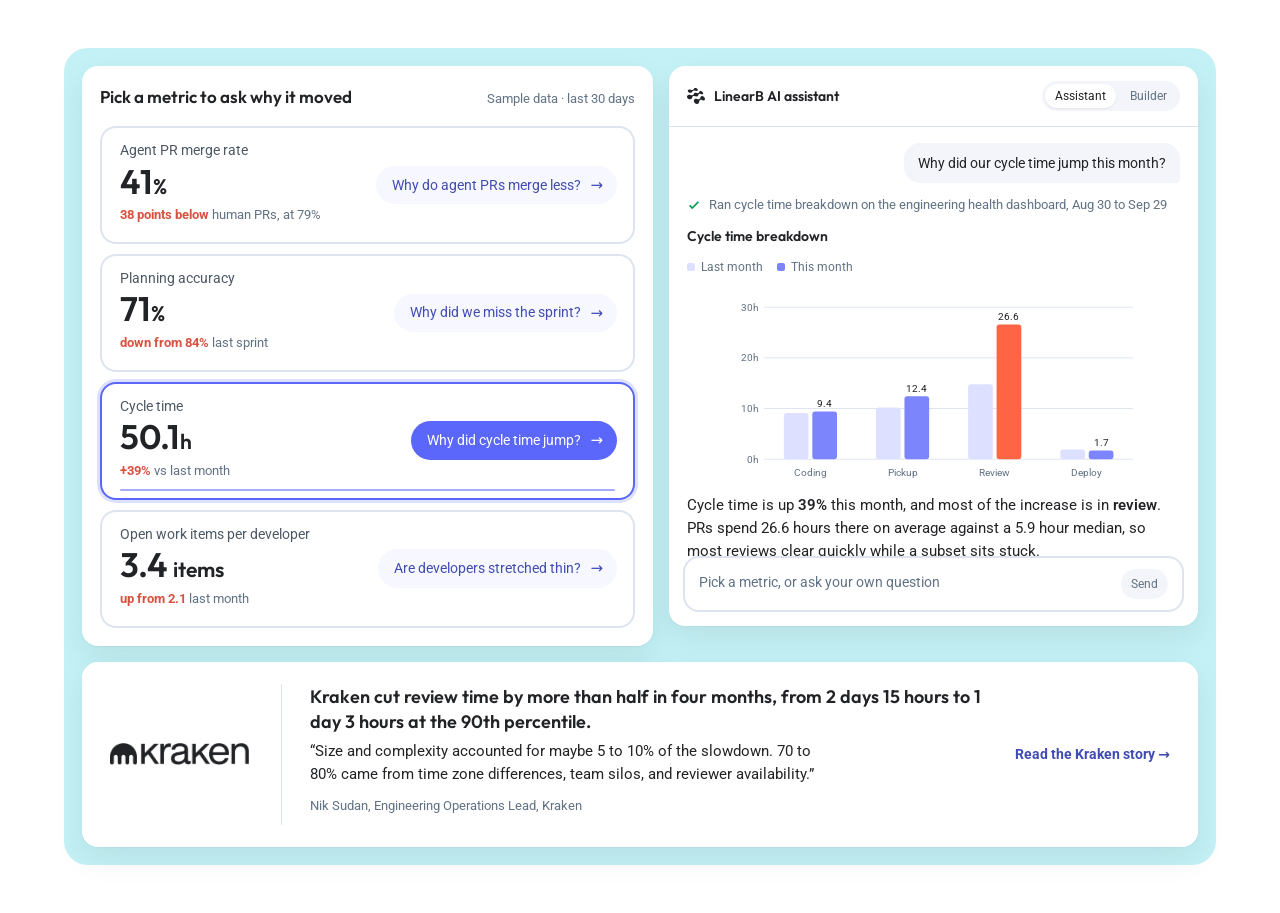
<file: ai-assistant/handoff/blocks/hero-demo.html>
<!doctype html>
<html lang="en">
<head>
<meta charset="utf-8">
<meta name="viewport" content="width=device-width, initial-scale=1, viewport-fit=cover">
<title>Hero demo · LinearB AI assistant block</title>
<link rel="preconnect" href="https://fonts.googleapis.com">
<link rel="preconnect" href="https://fonts.gstatic.com" crossorigin>
<link rel="stylesheet" href="https://fonts.googleapis.com/css2?family=Outfit:wght@500;600;700&family=Roboto:wght@400;500;700&family=Roboto+Mono:wght@400;500&display=swap">
<style>
/* LinearB current brand. Single light theme by choice, matching linearb.io and brand.html. */
:root{
  color-scheme:light;
  /* every colour is a LinearB brand hex (linearb-brand v3) */
  --ground:#ffffff;
  --pane:#f3f5fa;        /* Slate 100 */
  --pane-2:#f3f5fa;      /* Slate 100 */
  --rule:#dde3ef;        /* Slate 200 */
  --dim:#617284;         /* Slate 500 */
  --slate:#4d5865;       /* Slate 600 */
  --ink:#222326;         /* Slate 800 */
  --aqua:#c3f1f5;        /* Teal 200 */
  --aqua-2:#9feaed;      /* Teal 300 */
  --teal:#10b9d0;        /* Teal 500 */
  --indigo:#5b66fb;      /* Indigo 500 */
  --indigo-2:#7c85fc;    /* Indigo 400 */
  --indigo-6:#414cb2;    /* Indigo 600: small indigo text on white */
  --lav:#dde1ff;         /* Indigo 200 */
  --lav-2:#f6f7ff;       /* Indigo 100 */
  --coral:#ff6445;       /* Red 500 */
  --coral-soft:#fee0df;  /* Red 200 */
  --red-6:#d75241;       /* Red 600: small red text on white */
  --good:#079f5a;        /* Green 600 */
  --night:#222326;       /* Slate 800, the dark band */
  --night-2:#373e46;     /* Slate 700 */
  --night-rule:#4d5865;  /* Slate 600 */
  --night-text:#ffffff;
  --night-dim:#bac3d3;   /* Slate 300: copy on dark */
  --display:"Outfit","Helvetica Neue",system-ui,sans-serif;
  --sans:"Roboto","Helvetica Neue",system-ui,sans-serif;
  --mono:"Roboto Mono",ui-monospace,Menlo,monospace;
  --shadow:0 1px 2px rgba(34,35,38,.04),0 12px 32px rgba(34,35,38,.07);
}
*,*::before,*::after{box-sizing:border-box}
body{margin:0;background:var(--ground);color:var(--slate);font:18px/26px var(--sans);-webkit-font-smoothing:antialiased}
a{color:inherit}
button{font:inherit;color:inherit;cursor:pointer}
h1,h2,h3{font-family:var(--display);font-weight:600;letter-spacing:0;color:var(--ink);margin:0;text-wrap:balance}
.wrap{max-width:1200px;margin:0 auto;padding-inline:24px}
:focus-visible{outline:2px solid var(--indigo);outline-offset:3px}
.sr{position:absolute;width:1px;height:1px;overflow:hidden;clip:rect(0 0 0 0);white-space:nowrap}
.num{font-variant-numeric:tabular-nums}
/* mono and display text sit at zero tracking; only body copy carries -1% */
.fb,.sql,.wcode,.chart text,.tile .t-val,.callouts b,.ev-stat,.ch-t{letter-spacing:0}

/* nav */
.nav{display:flex;align-items:center;justify-content:space-between;gap:20px;padding-block:20px}
.logo{display:flex;align-items:center;text-decoration:none;color:var(--ink)}
.logo svg{width:118px;height:auto;display:block}
.nav ul{display:flex;gap:30px;list-style:none;margin:0;padding:0;font-size:15px;color:var(--ink)}
.nav ul a{text-decoration:none}
.nav ul a:hover{color:var(--indigo-6)}
.nav ul a[aria-current]{color:var(--indigo-6)}
.btn{display:inline-flex;align-items:center;gap:8px;font:600 16px/24px var(--display);letter-spacing:0;text-decoration:none;border-radius:40px;padding:12px 24px;border:2px solid var(--ink);background:none;color:var(--ink);transition:background-color .15s ease,border-color .15s ease,color .15s ease}
.btn.solid{background:var(--ink);color:#fff}
/* every variant fades to Indigo 500 on hover */
.btn:hover{background:var(--indigo);border-color:var(--indigo);color:#fff}

/* hero */
.hero{display:grid;grid-template-columns:minmax(0,1.2fr) minmax(0,1fr);gap:24px clamp(24px,4vw,64px);align-items:start;padding-block:clamp(32px,5vw,64px) clamp(28px,3vw,40px)}
h1{font-weight:600;font-size:clamp(40px,5.2vw,64px);line-height:1.125}
h1 em{font-style:normal;color:var(--indigo)}
h1 .ln{display:block}
@media (min-width:640px){h1.fit .ln{white-space:nowrap}}
.sub{margin:0;padding-top:.4em;font-size:18px;line-height:26px;max-width:34em}
.ctas{display:flex;flex-wrap:wrap;gap:12px;margin-top:32px}

/* stage: the dashboard and the assistant on the aqua panel */
.stage-wrap{padding-bottom:clamp(36px,4vw,52px)}
.lstrip{padding-block:0 64px}
@media (max-width:1165px){.lstrip{padding-bottom:32px}}
.lstrip p{margin:0 0 20px;text-align:center;font:700 14px/20px var(--sans);letter-spacing:.15em;text-transform:uppercase;color:var(--dim)}
.marquee{display:flex;overflow:hidden;-webkit-mask-image:linear-gradient(90deg,transparent,#000 12%,#000 88%,transparent);mask-image:linear-gradient(90deg,transparent,#000 12%,#000 88%,transparent)}
.lstrip .logos{list-style:none;margin:0;padding:0 88px 0 0;display:flex;align-items:center;gap:88px;flex:0 0 auto;animation:marq 60s linear infinite}
.marquee:hover .logos{animation-play-state:paused}
@keyframes marq{to{transform:translateX(-100%)}}
.lstrip .logos li{flex:0 0 auto}
.lstrip img{display:block;width:auto;height:auto;max-height:30px;max-width:150px;opacity:.5;transition:opacity .2s}
.lstrip li:hover img{opacity:.9}
@media (max-width:900px){.lstrip .logos{gap:56px;padding-right:56px}}
@media (max-width:640px){.lstrip img{max-height:24px;max-width:110px}}
@media (prefers-reduced-motion:reduce){.lstrip .logos{animation:none}.marquee{flex-wrap:wrap;justify-content:center;-webkit-mask-image:none;mask-image:none}.marquee .logos[aria-hidden]{display:none}.lstrip .logos{flex-wrap:wrap;justify-content:center;gap:24px 48px;padding:0}}
.aqua{background:var(--aqua);border-radius:24px;padding:clamp(10px,1.6vw,18px);display:grid;grid-template-columns:minmax(0,1.08fr) minmax(0,1fr);gap:clamp(10px,1.4vw,16px)}
.card{background:#fff;border-radius:16px;box-shadow:var(--shadow);min-width:0}
.board{padding:18px;display:flex;flex-direction:column;gap:14px}
.board-h{display:flex;justify-content:space-between;align-items:baseline;gap:12px;flex-wrap:wrap}
.board-h h2{font-size:17px;font-weight:600}
.board-h span{font-size:12.5px;color:var(--dim)}
.tiles{flex:1;display:grid;grid-template-columns:1fr;grid-auto-rows:1fr;gap:10px}
.tile{text-align:left;background:var(--ground);border:2px solid var(--rule);border-radius:16px;padding:14px 16px 14px 18px;display:grid;grid-template-columns:minmax(0,1fr) auto;align-items:center;column-gap:16px;transition:border-color .15s,box-shadow .15s,background .15s}
.tile{position:relative}
.tile:hover{border-color:var(--indigo-2)}
.tiles.auto .tile[aria-pressed=true]::after{content:"";position:absolute;left:18px;right:18px;bottom:7px;height:2px;border-radius:2px;background:var(--indigo);opacity:.55;transform-origin:left;animation:tfill var(--dwell) linear both}
@keyframes tfill{from{transform:scaleX(0)}}
.tile[aria-pressed=true]{border-color:var(--indigo);box-shadow:0 0 0 3px var(--lav)}
.tile .t-main{display:grid;gap:3px;min-width:0}
.tile .t-name{font:400 13.5px/1.3 var(--sans);color:var(--slate)}
.tile .t-line{display:grid;gap:2px}
.tile .t-val{font:600 34px/1.1 var(--display);color:var(--ink)}
.tile .t-val small{font-size:.62em;font-weight:600;color:inherit;margin-left:1px;letter-spacing:0}
.tile .t-delta{font-size:13px;color:var(--dim)}
.tile .t-delta b{font-weight:700;color:var(--red-6)}
.tile .ask{border-radius:999px;padding:10px 14px 10px 16px;background:var(--lav-2);color:var(--indigo-6);font:400 13.5px/1.25 var(--sans);display:flex;align-items:center;gap:10px;white-space:nowrap;transition:background .15s}
.tile .ask i{font-style:normal;font-size:15px;transition:transform .15s}
.tile:hover .ask{background:var(--lav)}
.tile:hover .ask i{transform:translateX(3px)}
.tile[aria-pressed=true] .ask{background:var(--indigo);color:#fff}
#hero-ev{grid-column:1/-1;padding:0;overflow:hidden}
#hero-ev>.ev{transition:opacity .22s ease,transform .22s ease}
#hero-ev.out>.ev{opacity:0;transform:translateY(6px)}
#hero-ev .ev{background:#fff;border-radius:16px;padding:22px 28px;min-height:128px;grid-template-columns:auto minmax(0,1fr) auto;column-gap:28px;row-gap:6px;align-content:center;align-items:center}
#hero-ev .ev-h{grid-row:1/span 4;align-self:stretch;min-height:0;padding-right:28px;border-right:1px solid var(--rule);width:172px}
#hero-ev .ev-logo{height:calc(var(--h) * 1.3)!important;max-width:140px}
#hero-ev .ev>:not(.ev-h):not(a){grid-column:2;max-width:64ch}
#hero-ev .ev a{grid-column:3;grid-row:1/span 4;white-space:nowrap}
#hero-ev .ev-stat{font-size:18px;line-height:1.4}
#hero-ev blockquote{font-size:15px}
#hero-ev figcaption{font-size:13px}
@media (max-width:760px){#hero-ev .ev{grid-template-columns:1fr;padding:18px}#hero-ev .ev-h,#hero-ev .ev>:not(.ev-h):not(a),#hero-ev .ev a{grid-column:1;grid-row:auto}#hero-ev .ev-h{border-right:0;padding-right:0;width:auto}}
.asst .chart svg{max-height:190px}

/* assistant panel */
.asst{display:flex;flex-direction:column;height:560px}
.asst-h{display:flex;align-items:center;gap:9px;padding:15px 18px;border-bottom:1px solid var(--rule);font:600 14px/1 var(--display);color:var(--ink)}
.asst-h img{width:18px}
.asst-h .mode{margin-left:auto;display:flex;gap:4px;background:var(--pane);border-radius:999px;padding:3px;font:400 12px/1 var(--sans)}
.asst-h .mode span{padding:6px 10px;border-radius:999px;color:var(--dim)}
.asst-h .mode span.on{background:#fff;color:var(--ink);box-shadow:0 1px 2px rgba(34,35,38,.08)}
.asst-b{flex:1;overflow-y:auto;padding:16px 18px 18px;scrollbar-width:thin;scrollbar-color:var(--rule) transparent}
.composer span{white-space:nowrap;overflow:hidden;text-overflow:ellipsis;min-width:0}
.composer{margin:0 14px 14px;border:2px solid var(--rule);border-radius:16px;padding:11px 14px;font-size:13.5px;color:var(--dim);display:flex;justify-content:space-between;gap:10px}
.composer i{font-style:normal;background:var(--pane);border-radius:999px;padding:2px 10px;font-size:12px}

/* an answer, shared by every demo on the page */
.ans{display:flex;flex-direction:column;gap:12px;font-size:14.5px;line-height:1.6;color:var(--ink)}
.ans>*{animation:rise .35s ease both}
@keyframes rise{from{opacity:0;transform:translateY(6px)}}
.ans p{margin:0}
.ans b{font-weight:600}
.ans ul{margin:0;padding-left:18px;display:grid;gap:4px}
.q{align-self:flex-end;max-width:88%;background:var(--pane);border-radius:16px 16px 4px 16px;padding:9px 14px;font-size:14px;color:var(--ink)}
.ran{display:flex;align-items:center;gap:8px;font-size:12.5px;color:var(--dim)}
.ran svg{width:14px;height:14px;flex:0 0 auto;color:var(--good)}
.ran.busy svg{color:var(--dim);animation:spin .9s linear infinite}
@keyframes spin{to{transform:rotate(360deg)}}
.ch-t{font:600 14px/1.3 var(--display);color:var(--ink);margin:0 0 6px}
.legend{display:flex;gap:14px;flex-wrap:wrap;font-size:11.5px;color:var(--dim);margin:0 0 4px}
.legend span::before{content:"";display:inline-block;width:8px;height:8px;border-radius:2px;margin-right:6px;background:var(--c)}
.chart svg{display:block;width:100%;height:auto;overflow:visible}
.chart .g line{stroke:var(--rule)}
.chart .ax{fill:var(--dim);font:10.5px var(--sans)}
.chart .vl{fill:var(--ink);font:400 10.5px var(--sans)}
.chart .bar{transform-box:fill-box;transform-origin:bottom;animation:grow .55s cubic-bezier(.2,.7,.2,1) both}
@keyframes grow{from{transform:scaleY(0)}}
.chart .ln{fill:none;stroke-width:2.2;stroke-linecap:round;stroke-linejoin:round}
.chart .area{opacity:.12}
.hb{display:grid;gap:7px;font-size:12.5px}
.hb .r{display:grid;grid-template-columns:minmax(90px,38%) 1fr 58px;gap:10px;align-items:center}
.hb .l{color:var(--ink);overflow:hidden;text-overflow:ellipsis;white-space:nowrap}
.hb .tr{height:10px;border-radius:5px;background:var(--pane-2);overflow:hidden}
.hb .tr i{display:block;height:100%;border-radius:5px;background:var(--indigo-2);transform-origin:left;animation:growx .6s cubic-bezier(.2,.7,.2,1) both}
.hb .tr i.hi{background:var(--coral)}
.hb .v{text-align:right;color:var(--ink);font-variant-numeric:tabular-nums}
@keyframes growx{from{transform:scaleX(0)}}
.callouts{display:grid;grid-template-columns:repeat(auto-fit,minmax(130px,1fr));gap:8px}
.callouts div{border:2px solid var(--rule);border-radius:16px;padding:9px 12px}
.callouts b{display:block;font:600 21px/1.15 var(--display);color:var(--ink)}
.callouts b.hot{color:var(--coral)}
.callouts span{font-size:12px;color:var(--dim)}
.tbl{width:100%;border-collapse:collapse;font-size:12.5px;font-variant-numeric:tabular-nums}
.tbl th{text-align:left;font-weight:700;color:var(--dim);padding:6px 8px 6px 0;border-bottom:1px solid var(--rule)}
.tbl td{padding:7px 8px 7px 0;border-bottom:1px solid var(--rule);color:var(--ink)}
.tbl .n{text-align:right;padding-right:0}
.up{color:var(--red-6)}
.down{color:var(--good)}
.prs{display:grid;gap:8px}
.pr{border:2px solid var(--rule);border-radius:16px;padding:10px 12px;display:grid;grid-template-columns:1fr auto;gap:2px 12px;font-size:12.5px}
.pr b{font-weight:700;color:var(--ink);font-size:13px}
.pr .w{grid-row:span 2;align-self:center;text-align:right;font:600 15px/1.2 var(--display);color:var(--ink)}
.pr .w.hot{color:var(--red-6)}
.pr .w small{display:block;font:400 11px var(--sans);color:var(--dim)}
.pr span{color:var(--dim)}
.next{color:var(--slate)}

/* evidence card */
.ev{border-radius:16px;background:var(--lav-2);padding:14px 16px;display:grid;gap:8px;animation-delay:.1s}
.ev-h{display:flex;justify-content:space-between;align-items:center;gap:10px;min-height:26px}
.ev-logo{display:block;width:auto;max-width:150px}
.ev-org{font:600 18px/1 var(--display);color:var(--ink)}
.ev-stat{font:600 17px/1.35 var(--display);color:var(--ink);margin:0}
.ev blockquote{margin:0;font-size:14px;line-height:1.55;color:var(--ink)}
.ev figcaption{font-size:12px;color:var(--dim)}
.ev a{font-size:14px;color:var(--indigo-6);text-decoration:none;font-weight:700}
.ev a:hover{text-decoration:underline}

/* sections */
/* brand section rhythm: 128px between sections; two plain sections back to back halve their shared edge */
.sect{padding-block:64px}
.night .sect{padding-block:128px}
.night + .sect{padding-top:128px}
.sect:has(+ .night){padding-bottom:128px}
#start{padding-block:64px}
@media (max-width:1165px){.sect{padding-block:32px}.night .sect{padding-block:64px}.night + .sect{padding-top:64px}.sect:has(+ .night){padding-bottom:64px}#start{padding-block:32px}}
.sect h2{font-weight:600;font-size:clamp(32px,4.2vw,48px);line-height:1.167;max-width:20em}
.lede{margin:20px 0 0;font-size:clamp(18px,1.7vw,20px);line-height:1.4;max-width:60ch;color:var(--slate)}

/* roles, side by side */
.alts{display:grid;grid-template-columns:minmax(0,1fr) 28px minmax(0,1fr) 28px minmax(0,1fr);align-items:stretch;margin-top:64px}
.chev{display:grid;place-items:center;color:var(--indigo-2)}
.chev svg{width:18px;height:18px}
.alt-card{border:2px solid var(--rule);border-radius:24px;background:#fff;box-shadow:var(--shadow);padding:20px;display:flex;flex-direction:column;gap:14px;min-width:0}
.alt-card header{display:grid;gap:3px}
.alt-card h3{font-size:18px;line-height:26px}
.scope{margin:0;font-size:14px;line-height:22px;color:var(--dim)}
.ask-in{display:flex;align-items:center;gap:10px;border:2px solid var(--lav);border-radius:16px;padding:9px 9px 9px 12px;background:#fff;font-size:14px;line-height:1.35;color:var(--ink);box-shadow:0 2px 8px rgba(91,102,251,.08)}
.ask-in>svg{width:16px;height:16px;flex:0 0 auto;color:var(--indigo)}
.ask-in span{flex:1;min-width:0}
.ask-in i{flex:0 0 auto;display:grid;place-items:center;width:28px;height:28px;border-radius:50%;background:var(--indigo);color:#fff}
.ask-in i svg{width:14px;height:14px}
.alt-body{display:grid;gap:12px;font-size:14px;line-height:1.55;color:var(--ink);background:var(--pane);border-radius:4px 16px 16px 16px;padding:12px 14px 14px;margin-top:-4px}
.reply-h{display:flex;align-items:center;gap:7px;font:400 12px/1 var(--sans);color:var(--dim)}
.reply-h img{width:15px;height:auto}
.alt-body .pr{background:#fff}
.alt-body .hb .tr{background:#fff}
.alt-body p{margin:0}
.alt-body b{font-weight:600}

/* x-ray */
.xr-grid{display:grid;grid-template-columns:minmax(0,1fr) minmax(0,1.25fr);gap:clamp(24px,4vw,56px);align-items:center;margin-top:8px}
.xr-notes{display:grid;gap:18px;margin-top:26px}
.xr-notes div{border-top:1px solid var(--rule);padding-top:14px}
.xr-notes h3{font-size:18px;line-height:26px;margin-bottom:4px}
.xr-notes p{margin:0;font-size:18px;line-height:26px}
.xr{border-radius:24px;box-shadow:var(--shadow);background:#fff;border:2px solid var(--rule);overflow:hidden}
.xr-head{display:grid;grid-template-columns:1fr 1fr;border-bottom:1px solid var(--rule)}
.xr-head>*{padding:12px 18px;display:flex;align-items:center;gap:9px}
.xh-a{font:600 14px/1.3 var(--display);color:var(--ink)}
.xh-a img{width:18px}
.xh-b{background:var(--lav-2);border-left:2px solid var(--indigo);font:700 14px/20px var(--sans);letter-spacing:.15em;text-transform:uppercase;color:var(--indigo-6)}
.xr-rows{display:grid}
.xr-row{display:grid;grid-template-columns:1fr 1fr}
.xr-row>*{padding:11px 18px;transition:background-color .15s}
.xr-row+.xr-row>*{border-top:1px solid var(--rule)}
.fa{background:#fff;color:var(--ink);font-size:14px;line-height:1.55;display:flex;flex-direction:column;justify-content:center}
.fb{border-left:2px solid var(--indigo);display:flex;flex-direction:column;justify-content:center;background-color:var(--lav-2);background-image:linear-gradient(var(--lav) 1px,transparent 1px),linear-gradient(90deg,var(--lav) 1px,transparent 1px);background-size:18px 18px;font:12.5px/1.6 var(--mono);color:var(--ink)}
.fa p,.fb p{margin:0}
.fb dl{margin:0;display:grid;grid-template-columns:max-content 1fr;gap:2px 12px}
@media (max-width:640px){.fb dl{grid-template-columns:1fr;gap:0}.fb dt{margin-top:4px}}
.xr .callouts{grid-template-columns:1fr 1fr}
.xr .callouts div{padding:8px 11px}
.xr .callouts b{font-size:19px}
.xr-row:hover .fa{background:var(--lav-2)}
.xr-row:hover .fb{background-color:var(--lav)}
.xr-tog{display:none}
@media (max-width:640px){
  .xr-head{grid-template-columns:1fr}
  .xh-b{background:var(--lav-2);border-left:2px solid var(--indigo);font:700 14px/20px var(--sans);letter-spacing:.15em;text-transform:uppercase;color:var(--indigo-6)}
  .xh-a{flex-wrap:wrap}
  .xr-tog{display:flex;width:100%;margin-top:4px;padding:3px;border-radius:999px;background:var(--pane);gap:3px}
  .xr-tog button{flex:1;border:0;border-radius:999px;padding:8px 10px;background:none;font:400 13px/1 var(--sans);color:var(--dim)}
  .xr-tog button[aria-pressed=true]{background:#fff;color:var(--ink);box-shadow:0 1px 3px rgba(34,35,38,.12)}
  .xr-tog button[data-v=fb][aria-pressed=true]{color:var(--indigo-6)}
  .xr-tog button{position:relative;overflow:hidden}
  .xr-tog.auto button[aria-pressed=true]::after{content:"";position:absolute;left:16px;right:16px;bottom:3px;height:2px;border-radius:2px;background:var(--indigo);opacity:.55;transform-origin:left;animation:tfill 4s linear both}
  /* both faces share each row's cell, so flipping shows the source exactly where its answer was */
  .xr-row{grid-template-columns:1fr}
  .xr-row>*{grid-area:1/1;transition:opacity .25s ease}
  .fb{border-left:0;opacity:0;pointer-events:none}
  .xr.src .fa{opacity:0;pointer-events:none}
  .xr.src .fb{opacity:1;pointer-events:auto}
}
.fb dt{color:var(--indigo-6);text-transform:uppercase;font-size:11px;letter-spacing:.06em;padding-top:1px}
.fb dd{margin:0}
.xr-bars{display:grid;grid-template-columns:repeat(4,1fr);gap:10px;align-items:end;height:72px;margin-top:6px}
.xr-bars div{display:flex;gap:3px;align-items:end;height:100%}
.xr-bars i{flex:1;border-radius:3px 3px 0 0;background:var(--lav)}
.xr-bars i+i{background:var(--indigo-2)}
.xr-bars i.hi{background:var(--coral)}
.xr-lab{display:grid;grid-template-columns:repeat(4,1fr);gap:10px;font-size:11px;color:var(--dim);text-align:center;margin-top:4px}

/* builder, the one dark band on the page */
.night{background:var(--night);color:var(--night-dim)}
.night h2{color:#fff}
.night .lede{color:var(--night-dim)}
.b-grid{display:grid;grid-template-columns:minmax(0,.85fr) minmax(0,1.15fr);gap:clamp(24px,4vw,56px);align-items:start}
.bchips{display:grid;gap:8px;margin-top:28px}
.bchip{text-align:left;border:2px solid var(--night-rule);background:var(--night-2);color:var(--night-text);border-radius:16px;padding:12px 14px;font-size:14.5px;line-height:1.35;display:flex;gap:10px;align-items:center}
.bchip:hover{border-color:var(--indigo-2)}
.bchip[aria-pressed=true]{border-color:var(--indigo-2)}
.bchip svg{width:16px;height:16px;flex:0 0 auto;color:var(--indigo-2)}
.bnote{margin-top:32px;font-size:16px;line-height:24px}
.bwin{background:var(--night-2);border:2px solid var(--night-rule);border-radius:24px;padding:14px;display:grid;gap:12px}
.bprompt{background:var(--night);border:2px solid var(--night-rule);border-radius:16px;padding:12px 14px;font-size:14px;color:var(--night-text);min-height:46px;display:flex;align-items:center;gap:10px}
.bprompt .tag{font:400 11.5px/1 var(--sans);color:#aeb6ff;background:#273168;border-radius:999px;padding:5px 9px;flex:0 0 auto}
.bprompt .txt.typing::after{content:"";display:inline-block;width:2px;height:1.05em;background:var(--night-text);vertical-align:-.15em;margin-left:2px;animation:blink 1s steps(1) infinite}
@keyframes blink{50%{opacity:0}}
.wcard{background:#fff;border-radius:16px;padding:16px 16px 12px;color:var(--ink)}
.wcard{container-type:inline-size}
/* the widget area always holds the tallest state (a line chart with its legend), so nothing below it moves while it builds */
.wstage{height:calc(26px + 46cqw);display:flex;flex-direction:column;justify-content:center}
.wstage>#w-chart{width:100%}
.wstage>.wcode{flex:1;min-height:0;overflow:hidden}
.wcode{margin:0;background:var(--pane);border-radius:16px;padding:12px 14px;font:12px/1.7 var(--mono);color:var(--ink);white-space:pre;overflow:hidden}
.wcode .k{color:#414cb2}.wcode .f{color:#5f32a0}.wcode .s{color:#d75241}.wcode .p{color:#008f9a}
.wcode .cur::after{content:"";display:inline-block;width:7px;height:1.1em;background:var(--indigo);vertical-align:-.2em;margin-left:2px;animation:blink 1s steps(1) infinite}
.bsteps{list-style:none;margin:0;padding:0 4px;display:flex;flex-wrap:wrap;gap:6px 18px;font-size:12.5px;color:var(--night-dim)}
.bsteps li{display:flex;align-items:center;gap:7px;opacity:.5;transition:opacity .2s,color .2s}
.bsteps li::before{content:"";width:8px;height:8px;border-radius:50%;background:var(--night-rule);transition:background .2s}
.bsteps li.on{opacity:1;color:var(--night-text)}
.bsteps li.on::before{background:var(--indigo-2);animation:beat 1s ease-in-out infinite}
.bsteps li.done{opacity:1;color:var(--night-text)}
.bsteps li.done::before{background:#0ad570}
@keyframes beat{50%{transform:scale(1.5)}}
#w-chart.draw .ln{stroke-dasharray:1;stroke-dashoffset:1;animation:draw 1.1s cubic-bezier(.3,.7,.2,1) forwards}
#w-chart.draw .area{animation:fade .7s .6s both}
#w-chart.draw circle{animation:fade .25s both;animation-delay:.95s}
#w-chart.draw .legend,#w-chart.draw .ax{animation:fade .4s both}
@keyframes draw{to{stroke-dashoffset:0}}
@keyframes fade{from{opacity:0}}
.bbtn.solid.ready{animation:nudge 1.4s ease-out 1}
@keyframes nudge{0%{box-shadow:0 0 0 0 rgba(255,255,255,.6)}100%{box-shadow:0 0 0 12px rgba(255,255,255,0)}}
.wcard-h{display:flex;justify-content:space-between;align-items:center;gap:10px;margin-bottom:6px}
.wcard-h h3{font-size:15px;font-weight:600}
.badge{font:400 11px/1 var(--sans);border-radius:999px;padding:5px 9px;background:var(--pane);color:var(--dim)}
.badge.new{background:var(--indigo);color:#fff}
.bfoot{display:flex;align-items:center;gap:10px;flex-wrap:wrap;font-size:12.5px}
.bfoot .sp{flex:1}
.bbtn{border:2px solid var(--night-rule);background:none;color:var(--night-text);border-radius:40px;padding:8px 16px;font:600 14px/20px var(--display);transition:background-color .15s ease,border-color .15s ease,color .15s ease}
.bbtn:hover{background:var(--indigo);border-color:var(--indigo);color:#fff}
.bbtn.solid{background:#fff;color:var(--ink);border-color:#fff}
.bbtn.solid:hover{background:var(--indigo);border-color:var(--indigo);color:#fff}
.bbtn:disabled{opacity:.6;cursor:default}
.sql{margin:0;background:var(--night);border:2px solid var(--night-rule);border-radius:16px;padding:12px 14px;font:12px/1.65 var(--mono);color:var(--night-text);overflow-x:auto;white-space:pre}
.sql .k{color:#aeb6ff}.sql .f{color:#c3a4f4}.sql .s{color:#f7b9b7}.sql .p{color:#9feaed}

/* mcp band */
.mcp{display:grid;grid-template-columns:minmax(0,1fr) auto;gap:24px;align-items:center;background:var(--pane);border-radius:24px;padding:clamp(24px,3.5vw,44px)}
.mcp h2{font-size:clamp(26px,3vw,32px);line-height:1.25}
.mcp p{margin:10px 0 0;max-width:40em}
.clients{display:flex;gap:8px;flex-wrap:wrap;margin-top:16px}
.clients span{display:inline-flex;align-items:center;gap:7px;background:#fff;border:1px solid var(--rule);border-radius:999px;padding:7px 13px 7px 11px;font-size:13.5px;color:var(--ink)}
.clients svg{width:16px;height:16px;flex:0 0 auto;fill:currentColor}
.clients svg[fill="none"]{fill:none}

/* faq + close */
.faq{display:grid;grid-template-columns:minmax(0,.8fr) minmax(0,1.2fr);gap:clamp(24px,4vw,56px)}
.faq details{border-top:1px solid var(--rule)}
.faq details:last-child{border-bottom:1px solid var(--rule)}
.faq summary{cursor:pointer;list-style:none;padding:18px 36px 18px 0;position:relative;font:600 18px/26px var(--display);color:var(--ink)}
.faq summary::-webkit-details-marker{display:none}
.faq summary::after{content:"+";position:absolute;right:6px;top:15px;font-size:22px;color:var(--dim)}
.faq details[open] summary::after{content:"\2212"}
.faq details p{margin:0 0 18px;max-width:42em}
.close{background:var(--aqua);border-radius:24px;padding:clamp(32px,5vw,64px);display:flex;justify-content:space-between;align-items:center;gap:24px;flex-wrap:wrap}
.close h2{font-size:clamp(32px,4.2vw,48px);line-height:1.167}
.close .ctas{margin:0}
.foot{padding-block:28px 40px;display:flex;justify-content:space-between;gap:16px;flex-wrap:wrap;font-size:14px;line-height:22px;color:var(--dim)}

@media (max-width:1000px){
  .hero{grid-template-columns:1fr}
}
@media (max-width:980px){
  .aqua{grid-template-columns:1fr}
  /* stacked: the answer panel keeps one height and scrolls inside, so nothing below it moves */
  .asst{height:min(560px,78vh)}
  /* the metrics become one swipeable row right above the answer */
  .board{gap:12px;padding:16px 0 14px}
  .board-h{padding-inline:16px}
  .tiles{display:flex;grid-template-columns:none;grid-auto-rows:auto;overflow-x:auto;scroll-snap-type:x mandatory;scroll-padding-inline:16px;padding:4px 16px 6px;gap:10px;scrollbar-width:none;flex:none}
  .tiles::-webkit-scrollbar{display:none}
  .tile{flex:0 0 min(300px,80%);scroll-snap-align:start}
  .alts{grid-template-columns:1fr}
  .chev{height:28px}
  .chev svg{transform:rotate(90deg)}
  .xr-grid,.b-grid,.faq{grid-template-columns:1fr}
}
@media (max-width:860px){
  .nav ul{display:none}
  .hero{grid-template-columns:1fr}
  .mcp{grid-template-columns:1fr}
}
@media (max-width:640px){
  .asst-h .mode{display:none}
  .chart .ax{font-size:15px}
  .chart .vl{font-size:15px}
  #hero-ev .ev-stat{font-size:16px}
  #hero-ev .ev-logo{height:calc(var(--h) * 1.1)!important}
  .tile{grid-template-columns:1fr;row-gap:10px;padding:12px 14px}
  .tile .t-val{font-size:28px}
  .tile .ask{white-space:normal;justify-content:space-between}
    .hb .r{grid-template-columns:minmax(80px,40%) 1fr 50px}
}
@media (max-width:420px){
  .tiles{gap:8px}
  }
@media (prefers-reduced-motion:reduce){
  *,*::before,*::after{animation:none!important;transition:none!important}
}

.blk-pad{padding-block:48px}

</style>
</head>
<body>
<section class="wrap stage-wrap blk-pad" aria-label="Hero demo">
    <div class="aqua">
      <div class="card board">
        <div class="board-h"><h2>Pick a metric to ask why it moved</h2><span>Sample data · last 30 days</span></div>
        <div class="tiles" id="tiles"></div>
      </div>
      <div class="card asst" aria-label="LinearB AI assistant">
        <div class="asst-h"><img src="[data-uri]" alt="" width="18" height="16">LinearB AI assistant<span class="mode" aria-hidden="true"><span class="on">Assistant</span><span>Builder</span></span></div>
        <div class="asst-b" id="hero-ans" aria-live="polite"></div>
        <div class="composer" aria-hidden="true"><span>Pick a metric, or ask your own question</span><i>Send</i></div>
      </div>
      <div class="card ev-wide" id="hero-ev" aria-live="polite"></div>
    </div>
  </section>
<script>
(() => {
const reduce = matchMedia('(prefers-reduced-motion: reduce)').matches;
const $ = s => document.querySelector(s);
const sleep = ms => new Promise(r => setTimeout(r, reduce ? 0 : ms));
const esc = s => String(s).replace(/&/g,'&amp;').replace(/</g,'&lt;').replace(/>/g,'&gt;');
const CK = '<svg viewBox="0 0 16 16" fill="none" stroke="currentColor" stroke-width="2" aria-hidden="true"><path d="M3 8.5l3 3 7-7"/></svg>';
const SPIN = '<svg viewBox="0 0 16 16" fill="none" stroke="currentColor" stroke-width="2" aria-hidden="true"><path d="M8 2a6 6 0 1 1-6 6"/></svg>';
const C = { lav:'#dde1ff', ind:'#5b66fb', ind2:'#7c85fc', coral:'#ff6445', teal:'#10b9d0', ink:'#222326' };

const LB_MARK = "[data-uri]";

/* ---------- charts ---------- */
function step(x){ const p = Math.pow(10, Math.floor(Math.log10(x))), n = x / p; return (n <= 1 ? 1 : n <= 2 ? 2 : n <= 2.5 ? 2.5 : n <= 5 ? 5 : 10) * p; }
function nice(max){ const s = step(max / 4); return { top: Math.ceil(max / s) * s, s }; }
function grouped(labels, a, b, hi, unit = 'h', names = ['Last month', 'This month']){
  const W = 420, H = 200, L = 32, B = 24, T = 16, { top, s } = nice(Math.max(...a, ...b)), n = labels.length;
  const Y = v => T + (H - T - B) * (1 - v / top), cw = (W - L) / n, bw = Math.min(26, cw * .3);
  let g = '';
  for(let v = 0; v <= top + 1e-9; v += s) g += `<line x1="${L}" x2="${W}" y1="${Y(v)}" y2="${Y(v)}"/><text class="ax" x="${L - 6}" y="${Y(v) + 3.5}" text-anchor="end">${+v.toFixed(1)}${unit}</text>`;
  const bars = labels.map((l, i) => { const cx = L + cw * i + cw / 2, x1 = cx - bw - 2, x2 = cx + 2;
    return `<rect class="bar" x="${x1}" y="${Y(a[i])}" width="${bw}" height="${Y(0) - Y(a[i])}" rx="3" fill="${C.lav}" style="animation-delay:${i * 50}ms"><title>${esc(l)}, ${names[0].toLowerCase()}: ${a[i]}${unit}</title></rect>`
      + `<rect class="bar" x="${x2}" y="${Y(b[i])}" width="${bw}" height="${Y(0) - Y(b[i])}" rx="3" fill="${i === hi ? C.coral : C.ind2}" style="animation-delay:${i * 50 + 25}ms"><title>${esc(l)}, ${names[1].toLowerCase()}: ${b[i]}${unit}</title></rect>`
      + `<text class="vl" x="${x2 + bw / 2}" y="${Y(b[i]) - 5}" text-anchor="middle">${b[i]}</text>`
      + `<text class="ax" x="${cx}" y="${H - 6}" text-anchor="middle">${esc(l)}</text>`; }).join('');
  return `<div class="legend"><span style="--c:${C.lav}">${names[0]}</span><span style="--c:${C.ind2}">${names[1]}</span></div><div class="chart"><svg viewBox="0 0 ${W} ${H}" role="img" aria-label="Grouped bar chart"><g class="g">${g}</g>${bars}</svg></div>`;
}
function lines(xl, series, { pre = '', unit = '', W = 420, min = 0, max, step } = {}){
  const auto = nice(Math.max(...series.flatMap(x => x.v))), top = max ?? auto.top, s = step ?? auto.s, lo = min;
  const H = W * .46, L = 38, R = 12, B = 24, T = 14, n = xl.length;
  const X = i => L + (W - L - R) * i / (n - 1), Y = v => T + (H - T - B) * (1 - (v - lo) / (top - lo));
  let g = '';
  for(let v = lo; v <= top + 1e-9; v += s) g += `<line x1="${L}" x2="${W - R}" y1="${Y(v)}" y2="${Y(v)}"/><text class="ax" x="${L - 6}" y="${Y(v) + 3.5}" text-anchor="end">${pre}${+v.toFixed(0)}${unit}</text>`;
  const xs = xl.map((l, i) => (n <= 8 || i % 2 === 0 || i === n - 1) ? `<text class="ax" x="${X(i)}" y="${H - 5}" text-anchor="${i === 0 ? 'start' : i === n - 1 ? 'end' : 'middle'}">${esc(l)}</text>` : '').join('');
  const ps = series.map(se => { const pts = se.v.map((v, i) => [X(i), Y(v)]), d = pts.map((p, i) => (i ? 'L' : 'M') + p[0].toFixed(1) + ',' + p[1].toFixed(1)).join(' ');
    const area = series.length === 1 ? `<path class="area" d="${d} L${X(n - 1)},${Y(lo)} L${X(0)},${Y(lo)} Z" fill="${se.c}"/>` : '';
    const last = pts[n - 1];
    return area + `<path class="ln" d="${d}" stroke="${se.c}" pathLength="1"/>` + pts.map((p, i) => `<circle cx="${p[0]}" cy="${p[1]}" r="${i === n - 1 ? 4 : 2.4}" fill="${se.c}"><title>${esc(xl[i])}, ${esc(se.name)}: ${pre}${se.v[i]}${unit}</title></circle>`).join('')
      + (series.length === 1 ? `<text class="vl" x="${last[0] - 8}" y="${last[1] - 10}" text-anchor="end">${pre}${se.v[n - 1]}${unit}</text>` : ''); }).join('');
  const lg = series.length > 1 ? `<div class="legend">${series.map(se => `<span style="--c:${se.c}">${esc(se.name)}</span>`).join('')}</div>` : '';
  return lg + `<div class="chart"><svg viewBox="0 0 ${W} ${H}" role="img" aria-label="Line chart"><g class="g">${g}</g>${xs}${ps}</svg></div>`;
}
const hbars = (rows, max, fmt = v => v) => `<div class="hb">${rows.map(([l, v, hi], i) => `<div class="r"><span class="l" title="${esc(l)}">${esc(l)}</span><span class="tr"><i class="${hi ? 'hi' : ''}" style="width:${(v / max * 100).toFixed(1)}%;animation-delay:${i * 50}ms"></i></span><span class="v">${fmt(v)}</span></div>`).join('')}</div>`;
const table = (head, rows, num = []) => `<table class="tbl"><thead><tr>${head.map((h, i) => `<th${num.includes(i) ? ' class="n"' : ''}>${h}</th>`).join('')}</tr></thead><tbody>${rows.map(r => `<tr>${r.map((c, i) => `<td${num.includes(i) ? ' class="n"' : ''}>${c}</td>`).join('')}</tr>`).join('')}</tbody></table>`;
const callouts = items => `<div class="callouts">${items.map(([b, s, hot]) => `<div><b class="${hot ? 'hot' : ''}">${b}</b><span>${s}</span></div>`).join('')}</div>`;
const title = t => `<p class="ch-t">${t}</p>`;

/* ---------- evidence ---------- */
const LOGO = {"kraken": "[data-uri]", "yum": "[data-uri]", "skeelo": "[data-uri]", "expedia": "[data-uri]", "syngenta": "[data-uri]", "linearb": "[data-uri]"};
const EV = {
  krakenReview: { org:'Kraken', logo:'kraken', h:17, href:'https://linearb.io/case-studies/kraken', link:'Read the Kraken story',
    stat:'Kraken cut review time by more than half in four months, from 2 days 15 hours to 1 day 3 hours at the 90th percentile.',
    quote:'Size and complexity accounted for maybe 5 to 10% of the slowdown. 70 to 80% came from time zone differences, team silos, and reviewer availability.', who:'Nik Sudan, Engineering Operations Lead, Kraken' },
  emburseDeploy: { org:'Emburse', logo:'emburse', h:18, link:'Read the Emburse story',
    quote:'I dug into why deploy time for a specific ticket or PR was... slow, slower than we thought....So (AI Assistant) kind of pointed out there were a couple of misconfigurations. So that was a good one.', who:'Brandon Clifford, Emburse' },
  bench: { org:'LinearB', logo:'linearb', h:18, link:'See the benchmarks',
    stat:'AI-generated PRs are accepted at 32.7%, against 84.4% for human-written PRs.', src:'LinearB benchmarks · 8.1 million+ pull requests from 4,800 teams in 42 countries' },
  avg19: { org:'LinearB', logo:'linearb', h:18, link:'See customer stories',
    stat:'The average LinearB customer reports a 19% decrease in cycle time within six months.', src:'Across LinearB customers' },
  expedia: { org:'Expedia', logo:'expedia', h:20, link:'Read the Expedia story',
    stat:'Expedia saw a 22% improvement in developer satisfaction with LinearB.' },
  skeelo: { org:'Skeelo', logo:'skeelo', h:24, href:'https://linearb.io/case-studies/skeelo', link:'Read the Skeelo story',
    stat:'Skeelo’s CTO built a culture of ownership around delivery metrics in LinearB and reduced PR review latency.',
    quote:'LinearB bridges the gap between engineering activity and business outcomes. It helps teams become more autonomous while giving leadership confidence in their execution.', who:'Renan Kosicki, CTO, Skeelo' },
  yum: { org:'Yum! Brands', logo:'yum', h:24, href:'https://linearb.io/case-studies/yum', link:'Read the Yum! Brands story',
    stat:'Yum! Brands automates 35.8% of all PRs with LinearB, and 321 developer hours every month.' },
  syngenta: { org:'Syngenta', logo:'syngenta', h:24, link:'Read the Syngenta story',
    stat:'Syngenta reduced cycle time by 81% with LinearB.' },
  krakenCost: { org:'Kraken', logo:'kraken', h:17, href:'https://linearb.io/case-studies/kraken', link:'Read the Kraken story',
    quote:'As people use AI more, their output should increase. For genuinely valuable work, you want the cost per contribution to stay stable.', who:'Nik Sudan, Engineering Operations Lead, Kraken' },
  krakenTrust: { org:'Kraken', logo:'kraken', h:17, href:'https://linearb.io/case-studies/kraken', link:'Read the Kraken story',
    quote:'If they don’t understand it, they don’t trust it. And if they don’t trust it, they won’t act on it.', who:'Nik Sudan, Engineering Operations Lead, Kraken' }
};
const evidence = e => `<figure class="ev" style="margin:0"><div class="ev-h">${LOGO[e.logo] ? `<img class="ev-logo" src="${LOGO[e.logo]}" alt="${esc(e.org)}" style="--h:${e.h}px;height:var(--h)">` : `<span class="ev-org">${esc(e.org)}</span>`}</div>`
  + (e.stat ? `<p class="ev-stat">${esc(e.stat)}</p>` : '')
  + (e.src ? `<figcaption>${esc(e.src)}</figcaption>` : '')
  + (e.quote ? `<blockquote>“${esc(e.quote)}”</blockquote><figcaption>${esc(e.who)}</figcaption>` : '')
  + `<a href="${e.href || 'https://linearb.io/customers'}">${e.link} →</a></figure>`;

/* ---------- answers (sample data) ---------- */
const A = {
  cycle: { q:'Why did our cycle time jump this month?', ran:'Ran cycle time breakdown on the engineering health dashboard, Aug 30 to Sep 29',
    blocks:[
      title('Cycle time breakdown') + grouped(['Coding','Pickup','Review','Deploy'], [9.1,10.2,14.8,1.9], [9.4,12.4,26.6,1.7], 2),
      `<p>Cycle time is up <b>39%</b> this month, and most of the increase is in <b>review</b>. PRs spend 26.6 hours there on average against a 5.9 hour median, so most reviews clear quickly while a subset sits stuck.</p>`,
      callouts([['5.9h','median review time'],['14 PRs','waiting 3+ days, 11 opened by agents',1]]),
      `<p class="next">Pickup is next, at 12.4 hours on average before a first review. Want me to show which reviewers these PRs are waiting on?</p>`
    ], ev: EV.krakenReview },
  deploy: { q:'Why is deploy time slower than we thought?', ran:'Ran deploy time by repository, last 30 days',
    blocks:[
      title('Deploy time by repository, merge to production') + hbars([['payments-api',41.3,1],['checkout-web',36.8,1],['platform-core',6.4],['mobile-app',5.1],['infra-terraform',3.2]], 44, v => v + 'h'),
      `<p>Two repos account for most of the increase. <b>payments-api</b> and <b>checkout-web</b> average 41.3 and 36.8 hours from merge to deploy, while the other three repos deploy in under 7 hours.</p>`,
      `<p>Both repos release from tags named <code>release-*</code>, and their deployment settings in LinearB look for <code>v*</code>. Merged PRs there count as undeployed until someone pushes a matching tag, so the number mostly reflects that configuration gap.</p>`,
      `<p class="next">Fix the tag pattern for these two repos first, then check this widget again next week.</p>`
    ], ev: EV.emburseDeploy },
  agents: { q:'Why do agent PRs merge less often than ours?', ran:'Ran AI-assisted PRs, last 30 days',
    blocks:[
      title('Merge rate by who opened the PR') + hbars([['Opened by people',79],['Claude Code agent',46,1],['Copilot agent',38,1],['Cursor agent',35,1]], 100, v => v + '%'),
      `<p>Over the last 30 days, <b>41%</b> of agent-opened PRs merged, against <b>79%</b> of PRs opened by people. Agent PRs that didn't merge were larger, averaging 612 changed lines against 188 for the ones that did.</p>`,
      callouts([['62%','of unmerged agent PRs closed with no review',1],['612','average changed lines, unmerged agent PRs']]),
      `<p class="next">Smaller agent tasks and a required first reviewer on agent PRs are the two changes most likely to move this rate.</p>`
    ], ev: EV.bench },
  plan: { q:'Why did we miss the sprint?', ran:'Ran planning accuracy for sprint 42, Sep 15 to 28',
    blocks:[
      title('Sprint 42 issues, by outcome') + hbars([['Planned and completed',44],['Planned, carried over',18,1],['Added mid-sprint',14,1]], 62),
      `<p>The team completed <b>44 of 62</b> planned issues, a planning accuracy of 71%, down from 84% last sprint. <b>14 unplanned issues</b> entered mid-sprint, 9 of them Payments bugs, while 18 planned issues carried over.</p>`,
      callouts([['71%','planning accuracy, down from 84%',1],['9 of 14','unplanned issues were Payments bugs']]),
      `<p class="next">Want me to check whether Payments bugs cut into the sprint before this one too?</p>`
    ], ev: EV.skeelo },
  wip: { q:'Are our developers stretched too thin?', ran:'Ran work in progress per developer, last 30 days',
    blocks:[
      title('Items in progress per developer, by team') + hbars([['Payments',4.6,1],['Mobile',3.9,1],['Checkout',2.8],['Platform',2.2]], 5, v => v.toFixed(1)),
      `<p>Developers have <b>3.4 items</b> in progress on average, up from 2.1 last month. <b>Payments and Mobile</b> carry the most, at 4.6 and 3.9, and they also picked up the most review requests.</p>`,
      callouts([['3.4','items in progress per developer',1],['2.3x','review requests per Payments developer, against Platform']]),
      `<p class="next">Want me to show which Payments work has been open longest?</p>`
    ], ev: EV.expedia },

  stuck: { q:'Which of our PRs are stuck in review?', ran:'Ran PRs waiting for review on the Platform team dashboard',
    blocks:[
      `<div class="prs">`
        + `<div class="pr"><b>#9185 infra-terraform: add read replica for orders-db</b><span class="w hot">3d 4h<small>waiting</small></span><span>Claude Code agent · +684 −121 · no reviewer assigned</span></div>`
        + `<div class="pr"><b>#9171 platform-core: retry idempotency keys</b><span class="w hot">2d 19h<small>waiting</small></span><span>Claude Code agent · +412 −38 · no reviewer assigned</span></div>`
        + `<div class="pr"><b>#9168 platform-core: bump grpc to 1.66</b><span class="w hot">2d 2h<small>waiting</small></span><span>Dana K. · +22 −19 · waiting on Marco, out until Thursday</span></div>`
        + `<div class="pr"><b>#9179 platform-core: add request tracing to billing client</b><span class="w">20h<small>waiting</small></span><span>Lee P. · +96 −12 · review in progress</span></div>`
        + `</div>`,
      `<p>Three PRs have waited more than two days. The two agent PRs have no reviewer assigned, and the third is waiting on Marco, who is out until Thursday.</p>`,
      `<p class="next">Priya reviewed the last four changes in these paths. Want me to suggest her for #9185 and #9171?</p>`
    ], ev: EV.avg19 },
  load: { q:'Who is carrying most of our reviews?', ran:'Ran review load by reviewer on the Platform team dashboard, Sep 22 to 28',
    blocks:[
      title('Reviews completed this week') + hbars([['Priya S.',23,1],['Marco R.',18,1],['Dana K.',7],['Lee P.',5],['Sam T.',3]], 25),
      `<p><b>Priya and Marco</b> completed 41 of the team's 56 reviews this week, 73% of the total. Dana, Lee and Sam reviewed 15 between them.</p>`,
      `<p class="next">Routing small agent PRs to Dana, Lee and Sam would spread the load. Want to see which PRs qualify?</p>`
    ], ev: EV.yum },
  teams: { q:'Which team’s cycle time moved most this month?', ran:'Ran cycle time per team, Aug 30 to Sep 29',
    blocks:[
      table(['Team','Cycle time','vs last month'], [['Payments','31.2h','<span class="up">+18%</span>'],['Mobile','27.5h','<span class="up">+4%</span>'],['Checkout','22.4h','<span class="down">−6%</span>'],['Platform','18.9h','<span class="down">−11%</span>']], [1,2]),
      `<p><b>Payments</b> moved most, up 18% to 31.2 hours, and the increase sits in review. <b>Platform</b> improved most, down 11% to 18.9 hours.</p>`,
      `<p class="next">Want me to break down Payments by stage?</p>`
    ], ev: EV.syngenta },
  roi: { q:'Is AI paying off this quarter?', ran:'Ran cost per effective PR on the AI ROI dashboard, Apr to Sep',
    blocks:[
      title('Cost per effective PR') + lines(['Apr','May','Jun','Jul','Aug','Sep'], [{ name:'Cost per effective PR', v:[398,395,391,387,351,330], c:C.ind }], { pre:'$', max:400, step:200 }),
      table(['Period','PRs merged','AI spend / mo','Cost per effective PR'], [['Aug 30 to Sep 29','1,276','$7,884','$330.43'],['Baseline','997','$7,884','$387.29']], [1,2,3]),
      `<p>PRs merged rose <b>28%</b> against the baseline while AI spend held at $7,884 a month, so cost per effective PR fell about <b>15%</b>, to $330.43. Rework rose too, from 9,850 to 31,550 lines, which is worth watching alongside cost.</p>`
    ], ev: EV.krakenCost },
  board: { q:'What should I tell the board about AI this quarter?', ran:'Ran widgets from the AI ROI and engineering health dashboards, Q3',
    blocks:[
      callouts([['+28%','PRs merged, same AI spend'],['−15%','cost per effective PR'],['3.8%','change failure rate, steady'],['3x','rework lines, up from Q2',1]]),
      `<ul><li>Output is up. PRs merged rose 28% while AI spend held flat at $7,884 a month.</li><li>Each effective PR costs about 15% less than it did last quarter.</li><li>Delivery held steady, with change failure rate at 3.8%.</li><li>Watch item: rework lines tripled, and review is now the slowest stage.</li></ul>`,
      `<p class="next">Want this as a one-page summary you can copy into the board deck?</p>`
    ], ev: EV.krakenTrust }
};

/* ---------- render an answer, optionally streamed ---------- */
const runs = new WeakMap();
async function swapEv(box, html){
  if(reduce){ box.innerHTML = html; return; }
  box.classList.add('out'); await new Promise(r => setTimeout(r, 220));
  const h0 = box.offsetHeight;
  box.innerHTML = html;
  const h1 = box.offsetHeight;
  requestAnimationFrame(() => box.classList.remove('out'));
  if(h0 && h0 !== h1 && box.animate) box.animate([{ height: h0 + 'px' }, { height: h1 + 'px' }], { duration: 320, easing: 'cubic-bezier(.3,.7,.2,1)' });
}
async function show(box, key, animate, evBox){
  const id = (runs.get(box) || 0) + 1; runs.set(box, id);
  const a = A[key], live = () => runs.get(box) === id;
  const wrap = document.createElement('div'); wrap.className = 'ans';
  wrap.innerHTML = `<p class="q">${esc(a.q)}</p><p class="ran${animate ? ' busy' : ''}">${animate ? SPIN : CK}<span>${animate ? 'Finding the widget that answers this…' : esc(a.ran)}</span></p>`;
  box.replaceChildren(wrap); box.scrollTop = 0;
  const parts = evBox ? a.blocks : [...a.blocks, evidence(a.ev)];
  if(evBox && !animate) evBox.innerHTML = evidence(a.ev);
  if(!animate){ wrap.insertAdjacentHTML('beforeend', parts.join('')); wrap.querySelectorAll(':scope>*').forEach(el => el.style.animation = 'none'); wrap.querySelectorAll('.bar,.hb i').forEach(el => el.style.animation = 'none'); return; }
  await sleep(750); if(!live()) return;
  const ran = wrap.querySelector('.ran'); ran.classList.remove('busy'); ran.innerHTML = `${CK}<span>${esc(a.ran)}</span>`;
  for(const html of parts){ await sleep(240); if(!live()) return; wrap.insertAdjacentHTML('beforeend', html); }
  if(evBox){ await sleep(150); if(live()) swapEv(evBox, evidence(a.ev)); }
}

/* ---------- hero tiles ---------- */
/* Hero demo: runs only when its markup is on the page, so each block also works on its own */
if(document.getElementById('tiles')){
const PILLAR = { A:['AI leverage','#5b66fb'], P:['Predictability','#10b9d0'], E:['Flow efficiency','#ff6445'], X:['Developer experience','#f4ab0b'] };
const TILES = [
  { k:'agents', p:'A', name:'Agent PR merge rate', val:'41<small>%</small>', delta:'<b>38 points below</b> human PRs, at 79%', ask:'Why do agent PRs merge less?' },
  { k:'plan', p:'P', name:'Planning accuracy', val:'71<small>%</small>', delta:'<b>down from 84%</b> last sprint', ask:'Why did we miss the sprint?' },
  { k:'cycle', p:'E', name:'Cycle time', val:'50.1<small>h</small>', delta:'<b>+39%</b> vs last month', ask:'Why did cycle time jump?' },
  { k:'wip', p:'X', name:'Open work items per developer', val:'3.4<small> items</small>', delta:'<b>up from 2.1</b> last month', ask:'Are developers stretched thin?' }
];
const FIRST = 'cycle';
/* each written line of the headline stays on one line: the type steps down until it fits */
const h1 = $('h1');
if(h1){
function fitH1(){
  h1.style.fontSize = ''; h1.classList.add('fit');
  if(innerWidth < 640){ h1.classList.remove('fit'); return; }
  const over = () => [...h1.querySelectorAll('.ln')].some(l => l.scrollWidth > l.clientWidth + 1);
  let fs = parseFloat(getComputedStyle(h1).fontSize);
  while(over() && fs > 40){ fs -= 1; h1.style.fontSize = fs + 'px'; }
  if(over()){ h1.classList.remove('fit'); h1.style.fontSize = ''; }
}
fitH1();
addEventListener('resize', fitH1);
document.fonts && document.fonts.ready.then(fitH1);
new MutationObserver(fitH1).observe(h1, { childList: true });
}
const tilesEl = $('#tiles'), heroAns = $('#hero-ans'), heroEv = $('#hero-ev');
tilesEl.innerHTML = TILES.map(t => `<button type="button" class="tile" data-k="${t.k}" aria-pressed="${t.k === FIRST}"><span class="t-main"><span class="t-name">${t.name}</span><span class="t-line"><span class="t-val num">${t.val}</span><span class="t-delta">${t.delta}</span></span></span><span class="ask"><span>${t.ask}</span><i aria-hidden="true">→</i></span></button>`).join('');
function selectTile(t, byUser){
  tilesEl.querySelectorAll('.tile').forEach(x => x.setAttribute('aria-pressed', x === t));
  show(heroAns, t.dataset.k, true, heroEv);
  if(innerWidth <= 980){
    t.scrollIntoView({ behavior: reduce ? 'auto' : 'smooth', block: 'nearest', inline: 'nearest' });
    // only nudge the page when the answer is fully off screen
    const r = heroAns.closest('.asst').getBoundingClientRect();
    if(byUser && r.top > innerHeight - 80) heroAns.closest('.asst').scrollIntoView({ behavior: reduce ? 'auto' : 'smooth', block: 'nearest' });
  }
}
tilesEl.addEventListener('click', e => {
  const t = e.target.closest('.tile'); stopTour(); if(!t || t.getAttribute('aria-pressed') === 'true') return;
  selectTile(t, true);
});
show(heroAns, 'cycle', false, heroEv);

/* until someone touches the demo, it steps through the metrics on its own */
const DWELL = 8000, stage = tilesEl.closest('.aqua');
let touring = !reduce && innerWidth > 980, tourT = null, inView = false;
tilesEl.style.setProperty('--dwell', DWELL + 'ms');
function stopTour(){ touring = false; clearTimeout(tourT); tilesEl.classList.remove('auto'); }
function runTour(){
  clearTimeout(tourT); tilesEl.classList.remove('auto');
  if(!touring || !inView) return;
  void tilesEl.offsetWidth; tilesEl.classList.add('auto');
  tourT = setTimeout(() => {
    if(document.hidden){ runTour(); return; }
    const ts = [...tilesEl.querySelectorAll('.tile')], i = ts.findIndex(x => x.getAttribute('aria-pressed') === 'true');
    selectTile(ts[(i + 1) % ts.length], false); runTour();
  }, DWELL);
}
['pointerenter', 'focusin', 'keydown'].forEach(ev => stage.addEventListener(ev, stopTour));
new IntersectionObserver(es => { inView = es[0].isIntersecting; runTour(); }, { threshold: .45 }).observe(stage);

}

/* ---------- roles, side by side (static) ---------- */
/* Role answers: runs only when its markup is on the page, so each block also works on its own */
if(document.getElementById('alts')){
const ALTS = [
  { who:'Team lead', scope:'Platform team · Sep 22 to 28', q:A.stuck.q, ev:EV.yum,
    body:`<div class="prs">`
      + `<div class="pr"><b>#9185 add read replica for orders-db</b><span class="w hot">3d 4h<small>waiting</small></span><span>Claude Code agent · no reviewer</span></div>`
      + `<div class="pr"><b>#9171 retry idempotency keys</b><span class="w hot">2d 19h<small>waiting</small></span><span>Claude Code agent · no reviewer</span></div>`
      + `<div class="pr"><b>#9168 bump grpc to 1.66</b><span class="w hot">2d 2h<small>waiting</small></span><span>Dana K. · reviewer out until Thursday</span></div>`
      + `</div><p>Three PRs have waited more than two days, and <b>two of them have no reviewer</b> assigned.</p>` },
  { who:'Head of engineering', scope:'All teams · Aug 30 to Sep 29', q:A.teams.q, ev:EV.syngenta,
    body: title('Cycle time per team') + hbars([['Payments',31.2,1],['Mobile',27.5],['Checkout',22.4],['Platform',18.9]], 34, v => v + 'h')
      + `<p><b>Payments</b> moved most, up 18% to 31.2 hours, and the increase sits in review. Platform improved most, down 11%.</p>` },
  { who:'VP of engineering', scope:'Whole organization · Q3', q:A.roi.q, ev:EV.krakenCost,
    body: title('Cost per effective PR') + lines(['Apr','May','Jun','Jul','Aug','Sep'], [{ name:'Cost per effective PR', v:[398,395,391,387,351,330], c:C.ind }], { pre:'$', W:360, max:400, step:200 })
      + `<p>PRs merged rose <b>28%</b> while AI spend held flat, so cost per effective PR fell about 15%, to $330.43.</p>` }
];
const CHEV = '<span class="chev" aria-hidden="true"><svg viewBox="0 0 16 16" fill="none" stroke="currentColor" stroke-width="1.8" stroke-linecap="round" stroke-linejoin="round"><path d="M6 3.5L10.5 8 6 12.5"/></svg></span>';
const MARK = LB_MARK;
$('#alts').innerHTML = ALTS.map(a => `<article class="alt-card"><header><h3>${a.who}</h3><p class="scope">${a.scope}</p></header><p class="ask-in"><svg aria-hidden="true" xmlns="http://www.w3.org/2000/svg" fill="none" viewBox="0 0 14 14"><g><path stroke="currentColor" stroke-linecap="round" stroke-linejoin="round" d="M5.02002 3.48535h-3.5c-0.26522 0 -0.51957 0.10536 -0.707107 0.29289 -0.187537 0.18754 -0.292893 0.4419 -0.292893 0.70711v8.00005c0 0.2652 0.105356 0.5195 0.292893 0.7071 0.187537 0.1875 0.441887 0.2929 0.707107 0.2929H10.52c0.5523 0 1 -0.4478 1 -1V8.48535" stroke-width="1"></path><path stroke="currentColor" stroke-linecap="round" stroke-linejoin="round" d="M0.52002 5.98535h6.5" stroke-width="1"></path><path stroke="currentColor" stroke-linecap="round" stroke-linejoin="round" d="m3.02002 10.9854 1.5 -1.50005 -1.5 -1.5" stroke-width="1"></path><path stroke="currentColor" stroke-linecap="round" stroke-linejoin="round" d="M6.02002 10.9854h1.5" stroke-width="1"></path><path stroke="currentColor" stroke-linecap="round" stroke-linejoin="round" d="M7.39601 3.9486c-0.35093 -0.06105 -0.35093 -0.56483 0 -0.62588 1.27136 -0.22118 2.28254 -1.18955 2.5585 -2.45015l0.02115 -0.09663c0.07594 -0.346833 0.56974 -0.348991 0.64874 -0.002835l0.0257 0.11261c0.2861 1.254655 1.2976 2.214845 2.5654 2.435405 0.3527 0.06137 0.3527 0.56771 0 0.62907 -1.2678 0.22057 -2.2793 1.18076 -2.5654 2.43541l-0.0257 0.11261c-0.079 0.34616 -0.5728 0.344 -0.64874 -0.00283l-0.02115 -0.09663c-0.27596 -1.26061 -1.28714 -2.22897 -2.5585 -2.45015Z" stroke-width="1"></path></g></svg><span>${esc(a.q)}</span><i aria-hidden="true"><svg viewBox="0 0 16 16" fill="none" stroke="currentColor" stroke-width="2" stroke-linecap="round" stroke-linejoin="round"><path d="M8 13V3M4 7l4-4 4 4"/></svg></i></p><div class="alt-body"><p class="reply-h"><img src="${MARK}" alt="">LinearB AI assistant</p>${a.body}</div></article>`).join(CHEV);
$('#alts').querySelectorAll('.bar,.hb i').forEach(el => el.style.animation = 'none');

}

/* ---------- x-ray: on phones, flip each row between the answer and its source ---------- */
/* Answer X-ray: runs only when its markup is on the page, so each block also works on its own */
if(document.getElementById('xr')){
{
  const xr = document.querySelector('#xr'), tog = [...document.querySelectorAll('.xr-tog button')];
  const flip = toSrc => { xr.classList.toggle('src', toSrc); tog.forEach(x => x.setAttribute('aria-pressed', (x.dataset.v === 'fb') === toSrc)); };
  tog.forEach(b => b.addEventListener('click', () => flip(b.dataset.v === 'fb')));
  /* until someone taps the card, it flips between the two on its own (phones only) */
  let auto = !reduce && matchMedia('(max-width:640px)').matches, t = null;
  const bar = document.querySelector('.xr-tog');
  const stop = () => { auto = false; clearInterval(t); bar.classList.remove('auto'); };
  xr.addEventListener('pointerdown', stop);
  new IntersectionObserver(es => {
    clearInterval(t); bar.classList.remove('auto');
    if(auto && es[0].isIntersecting){ void bar.offsetWidth; bar.classList.add('auto'); }
    if(auto && es[0].isIntersecting) t = setInterval(() => { if(!document.hidden) flip(!xr.classList.contains('src')); }, 4000);
  }, { threshold: .5 }).observe(xr);
}

}

/* ---------- builder ---------- */
/* Builder: runs only when its markup is on the page, so each block also works on its own */
if(document.querySelector('.bwin')){
const BUILD = [
  { p:'Review time for agent PRs vs human PRs, by week', t:'Review time: agent vs human PRs', rows:'8 rows · 128ms',
    draw: () => lines(['Jul 26','Aug 2','Aug 9','Aug 16','Aug 23','Aug 30','Sep 6','Sep 13'], [{ name:'Agent PRs', v:[18,22,27,31,36,41,47,52], c:C.ind }, { name:'Human PRs', v:[14,15,13,15,14,16,15,14], c:C.coral }], { unit:'h' }),
    sql:`SELECT
  toStartOfWeek(time) AS week,
  avgIf(review_hours, author_type = 'agent') AS agent_prs,
  avgIf(review_hours, author_type = 'human') AS human_prs
FROM v_pr_reviews_v1
WHERE time >= {start_date:Date}
  AND time < {end_date:Date}
GROUP BY week
ORDER BY week ASC` },
  { p:'PRs merged per week, split by AI tool', t:'PRs merged by AI tool', rows:'24 rows · 96ms',
    draw: () => lines(['Jul 26','Aug 2','Aug 9','Aug 16','Aug 23','Aug 30','Sep 6','Sep 13'], [{ name:'Claude Code', v:[42,51,58,66,71,80,88,97], c:C.ind }, { name:'Cursor', v:[38,40,44,43,47,49,52,51], c:C.teal }, { name:'Copilot', v:[30,31,29,32,30,33,31,32], c:C.coral }]),
    sql:`SELECT
  toStartOfWeek(time) AS week,
  ai_tool,
  count() AS prs_merged
FROM v_raw_metrics_v1
WHERE metric = 'pr.merged'
  AND ai_tool != ''
  AND time >= {start_date:Date}
  AND time < {end_date:Date}
GROUP BY week, ai_tool
ORDER BY week ASC` },
  { p:'Rework rate by team, this quarter vs last', t:'Rework rate by team', rows:'8 rows · 81ms',
    draw: () => grouped(['Payments','Mobile','Checkout','Platform'], [9.7,10.4,9.1,6.8], [14.8,11.2,8.6,6.1], 0, '%', ['Last quarter', 'This quarter']),
    sql:`SELECT
  team_name,
  toStartOfQuarter(time) AS quarter,
  round(100 * sumIf(value, metric = 'code.rework')
    / sumIf(value, metric = 'code.changed'), 1) AS rework_rate
FROM v_raw_metrics_v1
WHERE time >= {start_date:Date}
  AND time < {end_date:Date}
GROUP BY team_name, quarter
ORDER BY team_name, quarter ASC` }
];
const hl = s => esc(s).replace(/'[^']*'/g, m => `<span class="s">${m}</span>`).replace(/\{[a-z_]+:Date\}/g, m => `<span class="p">${m}</span>`)
  .replace(/\b(SELECT|FROM|WHERE|AND|GROUP BY|ORDER BY|AS|ASC|DESC)\b/g, '<span class="k">$1</span>').replace(/\b(toStartOfWeek|toStartOfQuarter|avgIf|sumIf|count|round)\(/g, '<span class="f">$1</span>(');
const PLUS = "<svg aria-hidden=\"true\" xmlns=\"http://www.w3.org/2000/svg\" fill=\"none\" viewBox=\"0 0 14 14\"><g><path stroke=\"currentColor\" stroke-linecap=\"round\" stroke-linejoin=\"round\" d=\"M5 0.5H1.5c-0.552285 0 -1 0.447715 -1 1V5c0 0.55228 0.447715 1 1 1H5c0.55228 0 1 -0.44772 1 -1V1.5c0 -0.552285 -0.44772 -1 -1 -1Z\" stroke-width=\"1\"></path><path stroke=\"currentColor\" stroke-linecap=\"round\" stroke-linejoin=\"round\" d=\"M12.5 8H9c-0.55228 0 -1 0.44772 -1 1v3.5c0 0.5523 0.44772 1 1 1h3.5c0.5523 0 1 -0.4477 1 -1V9c0 -0.55228 -0.4477 -1 -1 -1Z\" stroke-width=\"1\"></path><path stroke=\"currentColor\" stroke-linecap=\"round\" stroke-linejoin=\"round\" d=\"M5 8H1.5c-0.552285 0 -1 0.44772 -1 1v3.5c0 0.5523 0.447715 1 1 1H5c0.55228 0 1 -0.4477 1 -1V9c0 -0.55228 -0.44772 -1 -1 -1Z\" stroke-width=\"1\"></path><path stroke=\"currentColor\" stroke-linecap=\"round\" stroke-linejoin=\"round\" d=\"m10.75 6 0 -5.5\" stroke-width=\"1\"></path><path stroke=\"currentColor\" stroke-linecap=\"round\" stroke-linejoin=\"round\" d=\"M8 3.25h5.5\" stroke-width=\"1\"></path></g></svg>";
const bchips = $('#bchips'), bp = $('#bp'), wSave = $('#w-save'), wSql = $('#w-sql'), wQ = $('#w-q');
bchips.innerHTML = BUILD.map((b, i) => `<button type="button" class="bchip" data-i="${i}" aria-pressed="${i === 0}">${PLUS}<span>${esc(b.p)}</span></button>`).join('');
let bRun = 0, bCur = 0;
const steps = [...document.querySelectorAll('#bsteps li')], wCode = $('#w-code'), wChart = $('#w-chart');
const setStep = n => steps.forEach((li, k) => { li.className = k < n ? 'done' : k === n ? 'on' : ''; });
function paint(i, animate){
  const b = BUILD[i]; $('#w-title').textContent = b.t; wCode.hidden = true;
  wChart.classList.toggle('draw', !!animate && !reduce); wChart.innerHTML = b.draw(); wChart.hidden = false;
  wSql.innerHTML = hl(b.sql); $('#w-rows').textContent = b.rows;
  $('#w-badge').textContent = 'Preview'; $('#w-badge').className = 'badge';
  wSave.disabled = false; wSave.textContent = 'Save to dashboard';
  wSave.classList.remove('ready'); if(animate){ void wSave.offsetWidth; wSave.classList.add('ready'); }
}
async function build(i){
  const id = ++bRun, b = BUILD[i], live = () => id === bRun; bCur = i;
  bchips.querySelectorAll('.bchip').forEach(x => x.setAttribute('aria-pressed', +x.dataset.i === i));
  setStep(-1); wSave.disabled = true; wSave.classList.remove('ready'); wSql.hidden = true; wQ.textContent = 'View query'; wQ.setAttribute('aria-expanded', 'false');
  $('#w-title').textContent = 'Untitled widget'; $('#w-badge').textContent = 'Draft'; $('#w-badge').className = 'badge'; $('#w-rows').textContent = '';
  wChart.hidden = true; wCode.hidden = false; wCode.innerHTML = '';
  bp.classList.add('typing'); bp.textContent = '';
  for(let k = 1; k <= b.p.length; k++){ if(!live()) return; bp.textContent = b.p.slice(0, k); await sleep(16); }
  bp.classList.remove('typing'); await sleep(250); if(!live()) return;
  setStep(0);
  const lines = b.sql.split('\n');
  for(let k = 1; k <= lines.length; k++){ if(!live()) return; wCode.innerHTML = hl(lines.slice(0, k).join('\n')) + '<span class="cur"></span>'; await sleep(85); }
  wCode.innerHTML = hl(b.sql); await sleep(200); if(!live()) return;
  setStep(1); $('#w-rows').textContent = 'Running…'; await sleep(700); if(!live()) return;
  $('#w-rows').textContent = b.rows; setStep(2); await sleep(250); if(!live()) return;
  paint(i, true); await sleep(900); if(!live()) return;
  setStep(3);
}
bchips.addEventListener('click', e => { const c = e.target.closest('.bchip'); if(c && c.getAttribute('aria-pressed') !== 'true') build(+c.dataset.i); });
wQ.addEventListener('click', () => { const open = wSql.hidden; wSql.hidden = !open; wQ.setAttribute('aria-expanded', open); wQ.textContent = open ? 'Hide query' : 'View query'; });
wSave.addEventListener('click', () => {
  wSave.disabled = true; wSave.classList.remove('ready');
  $('#w-badge').textContent = 'Saved'; $('#w-badge').className = 'badge new';
  wSave.textContent = 'Saved to Platform team';
});
bp.textContent = BUILD[0].p; setStep(3); paint(0, false);
if(!reduce) new IntersectionObserver((es, io) => { if(es[0].isIntersecting){ io.disconnect(); build(0); } }, { threshold: .55 }).observe($('.bwin'));
}

})();
</script>
</body>
</html>
</file>
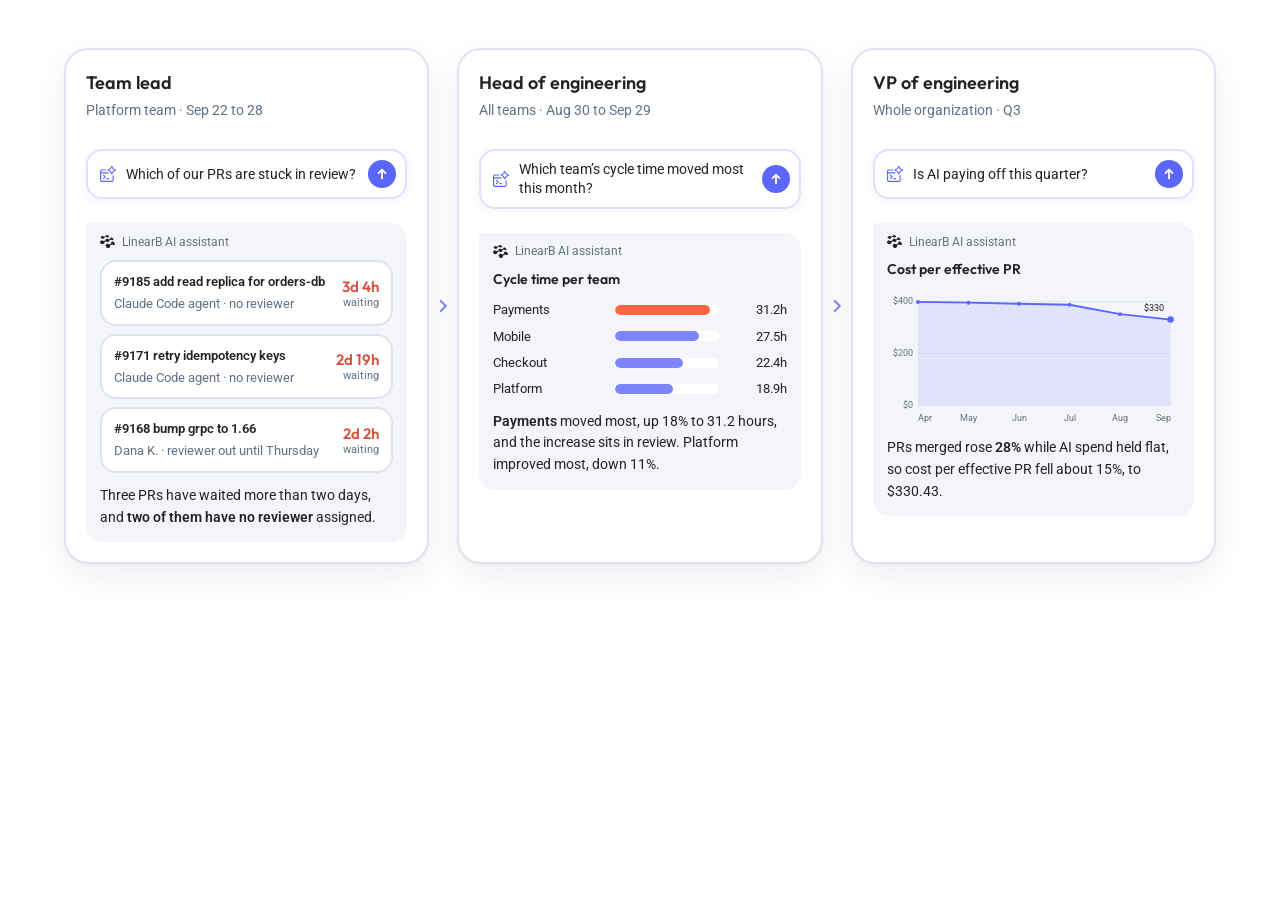
<file: ai-assistant/handoff/blocks/role-answers.html>
<!doctype html>
<html lang="en">
<head>
<meta charset="utf-8">
<meta name="viewport" content="width=device-width, initial-scale=1, viewport-fit=cover">
<title>Role answers · LinearB AI assistant block</title>
<link rel="preconnect" href="https://fonts.googleapis.com">
<link rel="preconnect" href="https://fonts.gstatic.com" crossorigin>
<link rel="stylesheet" href="https://fonts.googleapis.com/css2?family=Outfit:wght@500;600;700&family=Roboto:wght@400;500;700&family=Roboto+Mono:wght@400;500&display=swap">
<style>
/* LinearB current brand. Single light theme by choice, matching linearb.io and brand.html. */
:root{
  color-scheme:light;
  /* every colour is a LinearB brand hex (linearb-brand v3) */
  --ground:#ffffff;
  --pane:#f3f5fa;        /* Slate 100 */
  --pane-2:#f3f5fa;      /* Slate 100 */
  --rule:#dde3ef;        /* Slate 200 */
  --dim:#617284;         /* Slate 500 */
  --slate:#4d5865;       /* Slate 600 */
  --ink:#222326;         /* Slate 800 */
  --aqua:#c3f1f5;        /* Teal 200 */
  --aqua-2:#9feaed;      /* Teal 300 */
  --teal:#10b9d0;        /* Teal 500 */
  --indigo:#5b66fb;      /* Indigo 500 */
  --indigo-2:#7c85fc;    /* Indigo 400 */
  --indigo-6:#414cb2;    /* Indigo 600: small indigo text on white */
  --lav:#dde1ff;         /* Indigo 200 */
  --lav-2:#f6f7ff;       /* Indigo 100 */
  --coral:#ff6445;       /* Red 500 */
  --coral-soft:#fee0df;  /* Red 200 */
  --red-6:#d75241;       /* Red 600: small red text on white */
  --good:#079f5a;        /* Green 600 */
  --night:#222326;       /* Slate 800, the dark band */
  --night-2:#373e46;     /* Slate 700 */
  --night-rule:#4d5865;  /* Slate 600 */
  --night-text:#ffffff;
  --night-dim:#bac3d3;   /* Slate 300: copy on dark */
  --display:"Outfit","Helvetica Neue",system-ui,sans-serif;
  --sans:"Roboto","Helvetica Neue",system-ui,sans-serif;
  --mono:"Roboto Mono",ui-monospace,Menlo,monospace;
  --shadow:0 1px 2px rgba(34,35,38,.04),0 12px 32px rgba(34,35,38,.07);
}
*,*::before,*::after{box-sizing:border-box}
body{margin:0;background:var(--ground);color:var(--slate);font:18px/26px var(--sans);-webkit-font-smoothing:antialiased}
a{color:inherit}
button{font:inherit;color:inherit;cursor:pointer}
h1,h2,h3{font-family:var(--display);font-weight:600;letter-spacing:0;color:var(--ink);margin:0;text-wrap:balance}
.wrap{max-width:1200px;margin:0 auto;padding-inline:24px}
:focus-visible{outline:2px solid var(--indigo);outline-offset:3px}
.sr{position:absolute;width:1px;height:1px;overflow:hidden;clip:rect(0 0 0 0);white-space:nowrap}
.num{font-variant-numeric:tabular-nums}
/* mono and display text sit at zero tracking; only body copy carries -1% */
.fb,.sql,.wcode,.chart text,.tile .t-val,.callouts b,.ev-stat,.ch-t{letter-spacing:0}

/* nav */
.nav{display:flex;align-items:center;justify-content:space-between;gap:20px;padding-block:20px}
.logo{display:flex;align-items:center;text-decoration:none;color:var(--ink)}
.logo svg{width:118px;height:auto;display:block}
.nav ul{display:flex;gap:30px;list-style:none;margin:0;padding:0;font-size:15px;color:var(--ink)}
.nav ul a{text-decoration:none}
.nav ul a:hover{color:var(--indigo-6)}
.nav ul a[aria-current]{color:var(--indigo-6)}
.btn{display:inline-flex;align-items:center;gap:8px;font:600 16px/24px var(--display);letter-spacing:0;text-decoration:none;border-radius:40px;padding:12px 24px;border:2px solid var(--ink);background:none;color:var(--ink);transition:background-color .15s ease,border-color .15s ease,color .15s ease}
.btn.solid{background:var(--ink);color:#fff}
/* every variant fades to Indigo 500 on hover */
.btn:hover{background:var(--indigo);border-color:var(--indigo);color:#fff}

/* hero */
.hero{display:grid;grid-template-columns:minmax(0,1.2fr) minmax(0,1fr);gap:24px clamp(24px,4vw,64px);align-items:start;padding-block:clamp(32px,5vw,64px) clamp(28px,3vw,40px)}
h1{font-weight:600;font-size:clamp(40px,5.2vw,64px);line-height:1.125}
h1 em{font-style:normal;color:var(--indigo)}
h1 .ln{display:block}
@media (min-width:640px){h1.fit .ln{white-space:nowrap}}
.sub{margin:0;padding-top:.4em;font-size:18px;line-height:26px;max-width:34em}
.ctas{display:flex;flex-wrap:wrap;gap:12px;margin-top:32px}

/* stage: the dashboard and the assistant on the aqua panel */
.stage-wrap{padding-bottom:clamp(36px,4vw,52px)}
.lstrip{padding-block:0 64px}
@media (max-width:1165px){.lstrip{padding-bottom:32px}}
.lstrip p{margin:0 0 20px;text-align:center;font:700 14px/20px var(--sans);letter-spacing:.15em;text-transform:uppercase;color:var(--dim)}
.marquee{display:flex;overflow:hidden;-webkit-mask-image:linear-gradient(90deg,transparent,#000 12%,#000 88%,transparent);mask-image:linear-gradient(90deg,transparent,#000 12%,#000 88%,transparent)}
.lstrip .logos{list-style:none;margin:0;padding:0 88px 0 0;display:flex;align-items:center;gap:88px;flex:0 0 auto;animation:marq 60s linear infinite}
.marquee:hover .logos{animation-play-state:paused}
@keyframes marq{to{transform:translateX(-100%)}}
.lstrip .logos li{flex:0 0 auto}
.lstrip img{display:block;width:auto;height:auto;max-height:30px;max-width:150px;opacity:.5;transition:opacity .2s}
.lstrip li:hover img{opacity:.9}
@media (max-width:900px){.lstrip .logos{gap:56px;padding-right:56px}}
@media (max-width:640px){.lstrip img{max-height:24px;max-width:110px}}
@media (prefers-reduced-motion:reduce){.lstrip .logos{animation:none}.marquee{flex-wrap:wrap;justify-content:center;-webkit-mask-image:none;mask-image:none}.marquee .logos[aria-hidden]{display:none}.lstrip .logos{flex-wrap:wrap;justify-content:center;gap:24px 48px;padding:0}}
.aqua{background:var(--aqua);border-radius:24px;padding:clamp(10px,1.6vw,18px);display:grid;grid-template-columns:minmax(0,1.08fr) minmax(0,1fr);gap:clamp(10px,1.4vw,16px)}
.card{background:#fff;border-radius:16px;box-shadow:var(--shadow);min-width:0}
.board{padding:18px;display:flex;flex-direction:column;gap:14px}
.board-h{display:flex;justify-content:space-between;align-items:baseline;gap:12px;flex-wrap:wrap}
.board-h h2{font-size:17px;font-weight:600}
.board-h span{font-size:12.5px;color:var(--dim)}
.tiles{flex:1;display:grid;grid-template-columns:1fr;grid-auto-rows:1fr;gap:10px}
.tile{text-align:left;background:var(--ground);border:2px solid var(--rule);border-radius:16px;padding:14px 16px 14px 18px;display:grid;grid-template-columns:minmax(0,1fr) auto;align-items:center;column-gap:16px;transition:border-color .15s,box-shadow .15s,background .15s}
.tile{position:relative}
.tile:hover{border-color:var(--indigo-2)}
.tiles.auto .tile[aria-pressed=true]::after{content:"";position:absolute;left:18px;right:18px;bottom:7px;height:2px;border-radius:2px;background:var(--indigo);opacity:.55;transform-origin:left;animation:tfill var(--dwell) linear both}
@keyframes tfill{from{transform:scaleX(0)}}
.tile[aria-pressed=true]{border-color:var(--indigo);box-shadow:0 0 0 3px var(--lav)}
.tile .t-main{display:grid;gap:3px;min-width:0}
.tile .t-name{font:400 13.5px/1.3 var(--sans);color:var(--slate)}
.tile .t-line{display:grid;gap:2px}
.tile .t-val{font:600 34px/1.1 var(--display);color:var(--ink)}
.tile .t-val small{font-size:.62em;font-weight:600;color:inherit;margin-left:1px;letter-spacing:0}
.tile .t-delta{font-size:13px;color:var(--dim)}
.tile .t-delta b{font-weight:700;color:var(--red-6)}
.tile .ask{border-radius:999px;padding:10px 14px 10px 16px;background:var(--lav-2);color:var(--indigo-6);font:400 13.5px/1.25 var(--sans);display:flex;align-items:center;gap:10px;white-space:nowrap;transition:background .15s}
.tile .ask i{font-style:normal;font-size:15px;transition:transform .15s}
.tile:hover .ask{background:var(--lav)}
.tile:hover .ask i{transform:translateX(3px)}
.tile[aria-pressed=true] .ask{background:var(--indigo);color:#fff}
#hero-ev{grid-column:1/-1;padding:0;overflow:hidden}
#hero-ev>.ev{transition:opacity .22s ease,transform .22s ease}
#hero-ev.out>.ev{opacity:0;transform:translateY(6px)}
#hero-ev .ev{background:#fff;border-radius:16px;padding:22px 28px;min-height:128px;grid-template-columns:auto minmax(0,1fr) auto;column-gap:28px;row-gap:6px;align-content:center;align-items:center}
#hero-ev .ev-h{grid-row:1/span 4;align-self:stretch;min-height:0;padding-right:28px;border-right:1px solid var(--rule);width:172px}
#hero-ev .ev-logo{height:calc(var(--h) * 1.3)!important;max-width:140px}
#hero-ev .ev>:not(.ev-h):not(a){grid-column:2;max-width:64ch}
#hero-ev .ev a{grid-column:3;grid-row:1/span 4;white-space:nowrap}
#hero-ev .ev-stat{font-size:18px;line-height:1.4}
#hero-ev blockquote{font-size:15px}
#hero-ev figcaption{font-size:13px}
@media (max-width:760px){#hero-ev .ev{grid-template-columns:1fr;padding:18px}#hero-ev .ev-h,#hero-ev .ev>:not(.ev-h):not(a),#hero-ev .ev a{grid-column:1;grid-row:auto}#hero-ev .ev-h{border-right:0;padding-right:0;width:auto}}
.asst .chart svg{max-height:190px}

/* assistant panel */
.asst{display:flex;flex-direction:column;height:560px}
.asst-h{display:flex;align-items:center;gap:9px;padding:15px 18px;border-bottom:1px solid var(--rule);font:600 14px/1 var(--display);color:var(--ink)}
.asst-h img{width:18px}
.asst-h .mode{margin-left:auto;display:flex;gap:4px;background:var(--pane);border-radius:999px;padding:3px;font:400 12px/1 var(--sans)}
.asst-h .mode span{padding:6px 10px;border-radius:999px;color:var(--dim)}
.asst-h .mode span.on{background:#fff;color:var(--ink);box-shadow:0 1px 2px rgba(34,35,38,.08)}
.asst-b{flex:1;overflow-y:auto;padding:16px 18px 18px;scrollbar-width:thin;scrollbar-color:var(--rule) transparent}
.composer span{white-space:nowrap;overflow:hidden;text-overflow:ellipsis;min-width:0}
.composer{margin:0 14px 14px;border:2px solid var(--rule);border-radius:16px;padding:11px 14px;font-size:13.5px;color:var(--dim);display:flex;justify-content:space-between;gap:10px}
.composer i{font-style:normal;background:var(--pane);border-radius:999px;padding:2px 10px;font-size:12px}

/* an answer, shared by every demo on the page */
.ans{display:flex;flex-direction:column;gap:12px;font-size:14.5px;line-height:1.6;color:var(--ink)}
.ans>*{animation:rise .35s ease both}
@keyframes rise{from{opacity:0;transform:translateY(6px)}}
.ans p{margin:0}
.ans b{font-weight:600}
.ans ul{margin:0;padding-left:18px;display:grid;gap:4px}
.q{align-self:flex-end;max-width:88%;background:var(--pane);border-radius:16px 16px 4px 16px;padding:9px 14px;font-size:14px;color:var(--ink)}
.ran{display:flex;align-items:center;gap:8px;font-size:12.5px;color:var(--dim)}
.ran svg{width:14px;height:14px;flex:0 0 auto;color:var(--good)}
.ran.busy svg{color:var(--dim);animation:spin .9s linear infinite}
@keyframes spin{to{transform:rotate(360deg)}}
.ch-t{font:600 14px/1.3 var(--display);color:var(--ink);margin:0 0 6px}
.legend{display:flex;gap:14px;flex-wrap:wrap;font-size:11.5px;color:var(--dim);margin:0 0 4px}
.legend span::before{content:"";display:inline-block;width:8px;height:8px;border-radius:2px;margin-right:6px;background:var(--c)}
.chart svg{display:block;width:100%;height:auto;overflow:visible}
.chart .g line{stroke:var(--rule)}
.chart .ax{fill:var(--dim);font:10.5px var(--sans)}
.chart .vl{fill:var(--ink);font:400 10.5px var(--sans)}
.chart .bar{transform-box:fill-box;transform-origin:bottom;animation:grow .55s cubic-bezier(.2,.7,.2,1) both}
@keyframes grow{from{transform:scaleY(0)}}
.chart .ln{fill:none;stroke-width:2.2;stroke-linecap:round;stroke-linejoin:round}
.chart .area{opacity:.12}
.hb{display:grid;gap:7px;font-size:12.5px}
.hb .r{display:grid;grid-template-columns:minmax(90px,38%) 1fr 58px;gap:10px;align-items:center}
.hb .l{color:var(--ink);overflow:hidden;text-overflow:ellipsis;white-space:nowrap}
.hb .tr{height:10px;border-radius:5px;background:var(--pane-2);overflow:hidden}
.hb .tr i{display:block;height:100%;border-radius:5px;background:var(--indigo-2);transform-origin:left;animation:growx .6s cubic-bezier(.2,.7,.2,1) both}
.hb .tr i.hi{background:var(--coral)}
.hb .v{text-align:right;color:var(--ink);font-variant-numeric:tabular-nums}
@keyframes growx{from{transform:scaleX(0)}}
.callouts{display:grid;grid-template-columns:repeat(auto-fit,minmax(130px,1fr));gap:8px}
.callouts div{border:2px solid var(--rule);border-radius:16px;padding:9px 12px}
.callouts b{display:block;font:600 21px/1.15 var(--display);color:var(--ink)}
.callouts b.hot{color:var(--coral)}
.callouts span{font-size:12px;color:var(--dim)}
.tbl{width:100%;border-collapse:collapse;font-size:12.5px;font-variant-numeric:tabular-nums}
.tbl th{text-align:left;font-weight:700;color:var(--dim);padding:6px 8px 6px 0;border-bottom:1px solid var(--rule)}
.tbl td{padding:7px 8px 7px 0;border-bottom:1px solid var(--rule);color:var(--ink)}
.tbl .n{text-align:right;padding-right:0}
.up{color:var(--red-6)}
.down{color:var(--good)}
.prs{display:grid;gap:8px}
.pr{border:2px solid var(--rule);border-radius:16px;padding:10px 12px;display:grid;grid-template-columns:1fr auto;gap:2px 12px;font-size:12.5px}
.pr b{font-weight:700;color:var(--ink);font-size:13px}
.pr .w{grid-row:span 2;align-self:center;text-align:right;font:600 15px/1.2 var(--display);color:var(--ink)}
.pr .w.hot{color:var(--red-6)}
.pr .w small{display:block;font:400 11px var(--sans);color:var(--dim)}
.pr span{color:var(--dim)}
.next{color:var(--slate)}

/* evidence card */
.ev{border-radius:16px;background:var(--lav-2);padding:14px 16px;display:grid;gap:8px;animation-delay:.1s}
.ev-h{display:flex;justify-content:space-between;align-items:center;gap:10px;min-height:26px}
.ev-logo{display:block;width:auto;max-width:150px}
.ev-org{font:600 18px/1 var(--display);color:var(--ink)}
.ev-stat{font:600 17px/1.35 var(--display);color:var(--ink);margin:0}
.ev blockquote{margin:0;font-size:14px;line-height:1.55;color:var(--ink)}
.ev figcaption{font-size:12px;color:var(--dim)}
.ev a{font-size:14px;color:var(--indigo-6);text-decoration:none;font-weight:700}
.ev a:hover{text-decoration:underline}

/* sections */
/* brand section rhythm: 128px between sections; two plain sections back to back halve their shared edge */
.sect{padding-block:64px}
.night .sect{padding-block:128px}
.night + .sect{padding-top:128px}
.sect:has(+ .night){padding-bottom:128px}
#start{padding-block:64px}
@media (max-width:1165px){.sect{padding-block:32px}.night .sect{padding-block:64px}.night + .sect{padding-top:64px}.sect:has(+ .night){padding-bottom:64px}#start{padding-block:32px}}
.sect h2{font-weight:600;font-size:clamp(32px,4.2vw,48px);line-height:1.167;max-width:20em}
.lede{margin:20px 0 0;font-size:clamp(18px,1.7vw,20px);line-height:1.4;max-width:60ch;color:var(--slate)}

/* roles, side by side */
.alts{display:grid;grid-template-columns:minmax(0,1fr) 28px minmax(0,1fr) 28px minmax(0,1fr);align-items:stretch;margin-top:64px}
.chev{display:grid;place-items:center;color:var(--indigo-2)}
.chev svg{width:18px;height:18px}
.alt-card{border:2px solid var(--rule);border-radius:24px;background:#fff;box-shadow:var(--shadow);padding:20px;display:flex;flex-direction:column;gap:14px;min-width:0}
.alt-card header{display:grid;gap:3px}
.alt-card h3{font-size:18px;line-height:26px}
.scope{margin:0;font-size:14px;line-height:22px;color:var(--dim)}
.ask-in{display:flex;align-items:center;gap:10px;border:2px solid var(--lav);border-radius:16px;padding:9px 9px 9px 12px;background:#fff;font-size:14px;line-height:1.35;color:var(--ink);box-shadow:0 2px 8px rgba(91,102,251,.08)}
.ask-in>svg{width:16px;height:16px;flex:0 0 auto;color:var(--indigo)}
.ask-in span{flex:1;min-width:0}
.ask-in i{flex:0 0 auto;display:grid;place-items:center;width:28px;height:28px;border-radius:50%;background:var(--indigo);color:#fff}
.ask-in i svg{width:14px;height:14px}
.alt-body{display:grid;gap:12px;font-size:14px;line-height:1.55;color:var(--ink);background:var(--pane);border-radius:4px 16px 16px 16px;padding:12px 14px 14px;margin-top:-4px}
.reply-h{display:flex;align-items:center;gap:7px;font:400 12px/1 var(--sans);color:var(--dim)}
.reply-h img{width:15px;height:auto}
.alt-body .pr{background:#fff}
.alt-body .hb .tr{background:#fff}
.alt-body p{margin:0}
.alt-body b{font-weight:600}

/* x-ray */
.xr-grid{display:grid;grid-template-columns:minmax(0,1fr) minmax(0,1.25fr);gap:clamp(24px,4vw,56px);align-items:center;margin-top:8px}
.xr-notes{display:grid;gap:18px;margin-top:26px}
.xr-notes div{border-top:1px solid var(--rule);padding-top:14px}
.xr-notes h3{font-size:18px;line-height:26px;margin-bottom:4px}
.xr-notes p{margin:0;font-size:18px;line-height:26px}
.xr{border-radius:24px;box-shadow:var(--shadow);background:#fff;border:2px solid var(--rule);overflow:hidden}
.xr-head{display:grid;grid-template-columns:1fr 1fr;border-bottom:1px solid var(--rule)}
.xr-head>*{padding:12px 18px;display:flex;align-items:center;gap:9px}
.xh-a{font:600 14px/1.3 var(--display);color:var(--ink)}
.xh-a img{width:18px}
.xh-b{background:var(--lav-2);border-left:2px solid var(--indigo);font:700 14px/20px var(--sans);letter-spacing:.15em;text-transform:uppercase;color:var(--indigo-6)}
.xr-rows{display:grid}
.xr-row{display:grid;grid-template-columns:1fr 1fr}
.xr-row>*{padding:11px 18px;transition:background-color .15s}
.xr-row+.xr-row>*{border-top:1px solid var(--rule)}
.fa{background:#fff;color:var(--ink);font-size:14px;line-height:1.55;display:flex;flex-direction:column;justify-content:center}
.fb{border-left:2px solid var(--indigo);display:flex;flex-direction:column;justify-content:center;background-color:var(--lav-2);background-image:linear-gradient(var(--lav) 1px,transparent 1px),linear-gradient(90deg,var(--lav) 1px,transparent 1px);background-size:18px 18px;font:12.5px/1.6 var(--mono);color:var(--ink)}
.fa p,.fb p{margin:0}
.fb dl{margin:0;display:grid;grid-template-columns:max-content 1fr;gap:2px 12px}
@media (max-width:640px){.fb dl{grid-template-columns:1fr;gap:0}.fb dt{margin-top:4px}}
.xr .callouts{grid-template-columns:1fr 1fr}
.xr .callouts div{padding:8px 11px}
.xr .callouts b{font-size:19px}
.xr-row:hover .fa{background:var(--lav-2)}
.xr-row:hover .fb{background-color:var(--lav)}
.xr-tog{display:none}
@media (max-width:640px){
  .xr-head{grid-template-columns:1fr}
  .xh-b{background:var(--lav-2);border-left:2px solid var(--indigo);font:700 14px/20px var(--sans);letter-spacing:.15em;text-transform:uppercase;color:var(--indigo-6)}
  .xh-a{flex-wrap:wrap}
  .xr-tog{display:flex;width:100%;margin-top:4px;padding:3px;border-radius:999px;background:var(--pane);gap:3px}
  .xr-tog button{flex:1;border:0;border-radius:999px;padding:8px 10px;background:none;font:400 13px/1 var(--sans);color:var(--dim)}
  .xr-tog button[aria-pressed=true]{background:#fff;color:var(--ink);box-shadow:0 1px 3px rgba(34,35,38,.12)}
  .xr-tog button[data-v=fb][aria-pressed=true]{color:var(--indigo-6)}
  .xr-tog button{position:relative;overflow:hidden}
  .xr-tog.auto button[aria-pressed=true]::after{content:"";position:absolute;left:16px;right:16px;bottom:3px;height:2px;border-radius:2px;background:var(--indigo);opacity:.55;transform-origin:left;animation:tfill 4s linear both}
  /* both faces share each row's cell, so flipping shows the source exactly where its answer was */
  .xr-row{grid-template-columns:1fr}
  .xr-row>*{grid-area:1/1;transition:opacity .25s ease}
  .fb{border-left:0;opacity:0;pointer-events:none}
  .xr.src .fa{opacity:0;pointer-events:none}
  .xr.src .fb{opacity:1;pointer-events:auto}
}
.fb dt{color:var(--indigo-6);text-transform:uppercase;font-size:11px;letter-spacing:.06em;padding-top:1px}
.fb dd{margin:0}
.xr-bars{display:grid;grid-template-columns:repeat(4,1fr);gap:10px;align-items:end;height:72px;margin-top:6px}
.xr-bars div{display:flex;gap:3px;align-items:end;height:100%}
.xr-bars i{flex:1;border-radius:3px 3px 0 0;background:var(--lav)}
.xr-bars i+i{background:var(--indigo-2)}
.xr-bars i.hi{background:var(--coral)}
.xr-lab{display:grid;grid-template-columns:repeat(4,1fr);gap:10px;font-size:11px;color:var(--dim);text-align:center;margin-top:4px}

/* builder, the one dark band on the page */
.night{background:var(--night);color:var(--night-dim)}
.night h2{color:#fff}
.night .lede{color:var(--night-dim)}
.b-grid{display:grid;grid-template-columns:minmax(0,.85fr) minmax(0,1.15fr);gap:clamp(24px,4vw,56px);align-items:start}
.bchips{display:grid;gap:8px;margin-top:28px}
.bchip{text-align:left;border:2px solid var(--night-rule);background:var(--night-2);color:var(--night-text);border-radius:16px;padding:12px 14px;font-size:14.5px;line-height:1.35;display:flex;gap:10px;align-items:center}
.bchip:hover{border-color:var(--indigo-2)}
.bchip[aria-pressed=true]{border-color:var(--indigo-2)}
.bchip svg{width:16px;height:16px;flex:0 0 auto;color:var(--indigo-2)}
.bnote{margin-top:32px;font-size:16px;line-height:24px}
.bwin{background:var(--night-2);border:2px solid var(--night-rule);border-radius:24px;padding:14px;display:grid;gap:12px}
.bprompt{background:var(--night);border:2px solid var(--night-rule);border-radius:16px;padding:12px 14px;font-size:14px;color:var(--night-text);min-height:46px;display:flex;align-items:center;gap:10px}
.bprompt .tag{font:400 11.5px/1 var(--sans);color:#aeb6ff;background:#273168;border-radius:999px;padding:5px 9px;flex:0 0 auto}
.bprompt .txt.typing::after{content:"";display:inline-block;width:2px;height:1.05em;background:var(--night-text);vertical-align:-.15em;margin-left:2px;animation:blink 1s steps(1) infinite}
@keyframes blink{50%{opacity:0}}
.wcard{background:#fff;border-radius:16px;padding:16px 16px 12px;color:var(--ink)}
.wcard{container-type:inline-size}
/* the widget area always holds the tallest state (a line chart with its legend), so nothing below it moves while it builds */
.wstage{height:calc(26px + 46cqw);display:flex;flex-direction:column;justify-content:center}
.wstage>#w-chart{width:100%}
.wstage>.wcode{flex:1;min-height:0;overflow:hidden}
.wcode{margin:0;background:var(--pane);border-radius:16px;padding:12px 14px;font:12px/1.7 var(--mono);color:var(--ink);white-space:pre;overflow:hidden}
.wcode .k{color:#414cb2}.wcode .f{color:#5f32a0}.wcode .s{color:#d75241}.wcode .p{color:#008f9a}
.wcode .cur::after{content:"";display:inline-block;width:7px;height:1.1em;background:var(--indigo);vertical-align:-.2em;margin-left:2px;animation:blink 1s steps(1) infinite}
.bsteps{list-style:none;margin:0;padding:0 4px;display:flex;flex-wrap:wrap;gap:6px 18px;font-size:12.5px;color:var(--night-dim)}
.bsteps li{display:flex;align-items:center;gap:7px;opacity:.5;transition:opacity .2s,color .2s}
.bsteps li::before{content:"";width:8px;height:8px;border-radius:50%;background:var(--night-rule);transition:background .2s}
.bsteps li.on{opacity:1;color:var(--night-text)}
.bsteps li.on::before{background:var(--indigo-2);animation:beat 1s ease-in-out infinite}
.bsteps li.done{opacity:1;color:var(--night-text)}
.bsteps li.done::before{background:#0ad570}
@keyframes beat{50%{transform:scale(1.5)}}
#w-chart.draw .ln{stroke-dasharray:1;stroke-dashoffset:1;animation:draw 1.1s cubic-bezier(.3,.7,.2,1) forwards}
#w-chart.draw .area{animation:fade .7s .6s both}
#w-chart.draw circle{animation:fade .25s both;animation-delay:.95s}
#w-chart.draw .legend,#w-chart.draw .ax{animation:fade .4s both}
@keyframes draw{to{stroke-dashoffset:0}}
@keyframes fade{from{opacity:0}}
.bbtn.solid.ready{animation:nudge 1.4s ease-out 1}
@keyframes nudge{0%{box-shadow:0 0 0 0 rgba(255,255,255,.6)}100%{box-shadow:0 0 0 12px rgba(255,255,255,0)}}
.wcard-h{display:flex;justify-content:space-between;align-items:center;gap:10px;margin-bottom:6px}
.wcard-h h3{font-size:15px;font-weight:600}
.badge{font:400 11px/1 var(--sans);border-radius:999px;padding:5px 9px;background:var(--pane);color:var(--dim)}
.badge.new{background:var(--indigo);color:#fff}
.bfoot{display:flex;align-items:center;gap:10px;flex-wrap:wrap;font-size:12.5px}
.bfoot .sp{flex:1}
.bbtn{border:2px solid var(--night-rule);background:none;color:var(--night-text);border-radius:40px;padding:8px 16px;font:600 14px/20px var(--display);transition:background-color .15s ease,border-color .15s ease,color .15s ease}
.bbtn:hover{background:var(--indigo);border-color:var(--indigo);color:#fff}
.bbtn.solid{background:#fff;color:var(--ink);border-color:#fff}
.bbtn.solid:hover{background:var(--indigo);border-color:var(--indigo);color:#fff}
.bbtn:disabled{opacity:.6;cursor:default}
.sql{margin:0;background:var(--night);border:2px solid var(--night-rule);border-radius:16px;padding:12px 14px;font:12px/1.65 var(--mono);color:var(--night-text);overflow-x:auto;white-space:pre}
.sql .k{color:#aeb6ff}.sql .f{color:#c3a4f4}.sql .s{color:#f7b9b7}.sql .p{color:#9feaed}

/* mcp band */
.mcp{display:grid;grid-template-columns:minmax(0,1fr) auto;gap:24px;align-items:center;background:var(--pane);border-radius:24px;padding:clamp(24px,3.5vw,44px)}
.mcp h2{font-size:clamp(26px,3vw,32px);line-height:1.25}
.mcp p{margin:10px 0 0;max-width:40em}
.clients{display:flex;gap:8px;flex-wrap:wrap;margin-top:16px}
.clients span{display:inline-flex;align-items:center;gap:7px;background:#fff;border:1px solid var(--rule);border-radius:999px;padding:7px 13px 7px 11px;font-size:13.5px;color:var(--ink)}
.clients svg{width:16px;height:16px;flex:0 0 auto;fill:currentColor}
.clients svg[fill="none"]{fill:none}

/* faq + close */
.faq{display:grid;grid-template-columns:minmax(0,.8fr) minmax(0,1.2fr);gap:clamp(24px,4vw,56px)}
.faq details{border-top:1px solid var(--rule)}
.faq details:last-child{border-bottom:1px solid var(--rule)}
.faq summary{cursor:pointer;list-style:none;padding:18px 36px 18px 0;position:relative;font:600 18px/26px var(--display);color:var(--ink)}
.faq summary::-webkit-details-marker{display:none}
.faq summary::after{content:"+";position:absolute;right:6px;top:15px;font-size:22px;color:var(--dim)}
.faq details[open] summary::after{content:"\2212"}
.faq details p{margin:0 0 18px;max-width:42em}
.close{background:var(--aqua);border-radius:24px;padding:clamp(32px,5vw,64px);display:flex;justify-content:space-between;align-items:center;gap:24px;flex-wrap:wrap}
.close h2{font-size:clamp(32px,4.2vw,48px);line-height:1.167}
.close .ctas{margin:0}
.foot{padding-block:28px 40px;display:flex;justify-content:space-between;gap:16px;flex-wrap:wrap;font-size:14px;line-height:22px;color:var(--dim)}

@media (max-width:1000px){
  .hero{grid-template-columns:1fr}
}
@media (max-width:980px){
  .aqua{grid-template-columns:1fr}
  /* stacked: the answer panel keeps one height and scrolls inside, so nothing below it moves */
  .asst{height:min(560px,78vh)}
  /* the metrics become one swipeable row right above the answer */
  .board{gap:12px;padding:16px 0 14px}
  .board-h{padding-inline:16px}
  .tiles{display:flex;grid-template-columns:none;grid-auto-rows:auto;overflow-x:auto;scroll-snap-type:x mandatory;scroll-padding-inline:16px;padding:4px 16px 6px;gap:10px;scrollbar-width:none;flex:none}
  .tiles::-webkit-scrollbar{display:none}
  .tile{flex:0 0 min(300px,80%);scroll-snap-align:start}
  .alts{grid-template-columns:1fr}
  .chev{height:28px}
  .chev svg{transform:rotate(90deg)}
  .xr-grid,.b-grid,.faq{grid-template-columns:1fr}
}
@media (max-width:860px){
  .nav ul{display:none}
  .hero{grid-template-columns:1fr}
  .mcp{grid-template-columns:1fr}
}
@media (max-width:640px){
  .asst-h .mode{display:none}
  .chart .ax{font-size:15px}
  .chart .vl{font-size:15px}
  #hero-ev .ev-stat{font-size:16px}
  #hero-ev .ev-logo{height:calc(var(--h) * 1.1)!important}
  .tile{grid-template-columns:1fr;row-gap:10px;padding:12px 14px}
  .tile .t-val{font-size:28px}
  .tile .ask{white-space:normal;justify-content:space-between}
    .hb .r{grid-template-columns:minmax(80px,40%) 1fr 50px}
}
@media (max-width:420px){
  .tiles{gap:8px}
  }
@media (prefers-reduced-motion:reduce){
  *,*::before,*::after{animation:none!important;transition:none!important}
}

.blk-pad{padding-block:48px}
.alts{margin-top:0}
</style>
</head>
<body>
<section class="wrap blk-pad"><div class="alts" id="alts"></div></section>
<script>
(() => {
const reduce = matchMedia('(prefers-reduced-motion: reduce)').matches;
const $ = s => document.querySelector(s);
const sleep = ms => new Promise(r => setTimeout(r, reduce ? 0 : ms));
const esc = s => String(s).replace(/&/g,'&amp;').replace(/</g,'&lt;').replace(/>/g,'&gt;');
const CK = '<svg viewBox="0 0 16 16" fill="none" stroke="currentColor" stroke-width="2" aria-hidden="true"><path d="M3 8.5l3 3 7-7"/></svg>';
const SPIN = '<svg viewBox="0 0 16 16" fill="none" stroke="currentColor" stroke-width="2" aria-hidden="true"><path d="M8 2a6 6 0 1 1-6 6"/></svg>';
const C = { lav:'#dde1ff', ind:'#5b66fb', ind2:'#7c85fc', coral:'#ff6445', teal:'#10b9d0', ink:'#222326' };

const LB_MARK = "[data-uri]";

/* ---------- charts ---------- */
function step(x){ const p = Math.pow(10, Math.floor(Math.log10(x))), n = x / p; return (n <= 1 ? 1 : n <= 2 ? 2 : n <= 2.5 ? 2.5 : n <= 5 ? 5 : 10) * p; }
function nice(max){ const s = step(max / 4); return { top: Math.ceil(max / s) * s, s }; }
function grouped(labels, a, b, hi, unit = 'h', names = ['Last month', 'This month']){
  const W = 420, H = 200, L = 32, B = 24, T = 16, { top, s } = nice(Math.max(...a, ...b)), n = labels.length;
  const Y = v => T + (H - T - B) * (1 - v / top), cw = (W - L) / n, bw = Math.min(26, cw * .3);
  let g = '';
  for(let v = 0; v <= top + 1e-9; v += s) g += `<line x1="${L}" x2="${W}" y1="${Y(v)}" y2="${Y(v)}"/><text class="ax" x="${L - 6}" y="${Y(v) + 3.5}" text-anchor="end">${+v.toFixed(1)}${unit}</text>`;
  const bars = labels.map((l, i) => { const cx = L + cw * i + cw / 2, x1 = cx - bw - 2, x2 = cx + 2;
    return `<rect class="bar" x="${x1}" y="${Y(a[i])}" width="${bw}" height="${Y(0) - Y(a[i])}" rx="3" fill="${C.lav}" style="animation-delay:${i * 50}ms"><title>${esc(l)}, ${names[0].toLowerCase()}: ${a[i]}${unit}</title></rect>`
      + `<rect class="bar" x="${x2}" y="${Y(b[i])}" width="${bw}" height="${Y(0) - Y(b[i])}" rx="3" fill="${i === hi ? C.coral : C.ind2}" style="animation-delay:${i * 50 + 25}ms"><title>${esc(l)}, ${names[1].toLowerCase()}: ${b[i]}${unit}</title></rect>`
      + `<text class="vl" x="${x2 + bw / 2}" y="${Y(b[i]) - 5}" text-anchor="middle">${b[i]}</text>`
      + `<text class="ax" x="${cx}" y="${H - 6}" text-anchor="middle">${esc(l)}</text>`; }).join('');
  return `<div class="legend"><span style="--c:${C.lav}">${names[0]}</span><span style="--c:${C.ind2}">${names[1]}</span></div><div class="chart"><svg viewBox="0 0 ${W} ${H}" role="img" aria-label="Grouped bar chart"><g class="g">${g}</g>${bars}</svg></div>`;
}
function lines(xl, series, { pre = '', unit = '', W = 420, min = 0, max, step } = {}){
  const auto = nice(Math.max(...series.flatMap(x => x.v))), top = max ?? auto.top, s = step ?? auto.s, lo = min;
  const H = W * .46, L = 38, R = 12, B = 24, T = 14, n = xl.length;
  const X = i => L + (W - L - R) * i / (n - 1), Y = v => T + (H - T - B) * (1 - (v - lo) / (top - lo));
  let g = '';
  for(let v = lo; v <= top + 1e-9; v += s) g += `<line x1="${L}" x2="${W - R}" y1="${Y(v)}" y2="${Y(v)}"/><text class="ax" x="${L - 6}" y="${Y(v) + 3.5}" text-anchor="end">${pre}${+v.toFixed(0)}${unit}</text>`;
  const xs = xl.map((l, i) => (n <= 8 || i % 2 === 0 || i === n - 1) ? `<text class="ax" x="${X(i)}" y="${H - 5}" text-anchor="${i === 0 ? 'start' : i === n - 1 ? 'end' : 'middle'}">${esc(l)}</text>` : '').join('');
  const ps = series.map(se => { const pts = se.v.map((v, i) => [X(i), Y(v)]), d = pts.map((p, i) => (i ? 'L' : 'M') + p[0].toFixed(1) + ',' + p[1].toFixed(1)).join(' ');
    const area = series.length === 1 ? `<path class="area" d="${d} L${X(n - 1)},${Y(lo)} L${X(0)},${Y(lo)} Z" fill="${se.c}"/>` : '';
    const last = pts[n - 1];
    return area + `<path class="ln" d="${d}" stroke="${se.c}" pathLength="1"/>` + pts.map((p, i) => `<circle cx="${p[0]}" cy="${p[1]}" r="${i === n - 1 ? 4 : 2.4}" fill="${se.c}"><title>${esc(xl[i])}, ${esc(se.name)}: ${pre}${se.v[i]}${unit}</title></circle>`).join('')
      + (series.length === 1 ? `<text class="vl" x="${last[0] - 8}" y="${last[1] - 10}" text-anchor="end">${pre}${se.v[n - 1]}${unit}</text>` : ''); }).join('');
  const lg = series.length > 1 ? `<div class="legend">${series.map(se => `<span style="--c:${se.c}">${esc(se.name)}</span>`).join('')}</div>` : '';
  return lg + `<div class="chart"><svg viewBox="0 0 ${W} ${H}" role="img" aria-label="Line chart"><g class="g">${g}</g>${xs}${ps}</svg></div>`;
}
const hbars = (rows, max, fmt = v => v) => `<div class="hb">${rows.map(([l, v, hi], i) => `<div class="r"><span class="l" title="${esc(l)}">${esc(l)}</span><span class="tr"><i class="${hi ? 'hi' : ''}" style="width:${(v / max * 100).toFixed(1)}%;animation-delay:${i * 50}ms"></i></span><span class="v">${fmt(v)}</span></div>`).join('')}</div>`;
const table = (head, rows, num = []) => `<table class="tbl"><thead><tr>${head.map((h, i) => `<th${num.includes(i) ? ' class="n"' : ''}>${h}</th>`).join('')}</tr></thead><tbody>${rows.map(r => `<tr>${r.map((c, i) => `<td${num.includes(i) ? ' class="n"' : ''}>${c}</td>`).join('')}</tr>`).join('')}</tbody></table>`;
const callouts = items => `<div class="callouts">${items.map(([b, s, hot]) => `<div><b class="${hot ? 'hot' : ''}">${b}</b><span>${s}</span></div>`).join('')}</div>`;
const title = t => `<p class="ch-t">${t}</p>`;

/* ---------- evidence ---------- */
const LOGO = {"kraken": "[data-uri]", "yum": "[data-uri]", "skeelo": "[data-uri]", "expedia": "[data-uri]", "syngenta": "[data-uri]", "linearb": "[data-uri]"};
const EV = {
  krakenReview: { org:'Kraken', logo:'kraken', h:17, href:'https://linearb.io/case-studies/kraken', link:'Read the Kraken story',
    stat:'Kraken cut review time by more than half in four months, from 2 days 15 hours to 1 day 3 hours at the 90th percentile.',
    quote:'Size and complexity accounted for maybe 5 to 10% of the slowdown. 70 to 80% came from time zone differences, team silos, and reviewer availability.', who:'Nik Sudan, Engineering Operations Lead, Kraken' },
  emburseDeploy: { org:'Emburse', logo:'emburse', h:18, link:'Read the Emburse story',
    quote:'I dug into why deploy time for a specific ticket or PR was... slow, slower than we thought....So (AI Assistant) kind of pointed out there were a couple of misconfigurations. So that was a good one.', who:'Brandon Clifford, Emburse' },
  bench: { org:'LinearB', logo:'linearb', h:18, link:'See the benchmarks',
    stat:'AI-generated PRs are accepted at 32.7%, against 84.4% for human-written PRs.', src:'LinearB benchmarks · 8.1 million+ pull requests from 4,800 teams in 42 countries' },
  avg19: { org:'LinearB', logo:'linearb', h:18, link:'See customer stories',
    stat:'The average LinearB customer reports a 19% decrease in cycle time within six months.', src:'Across LinearB customers' },
  expedia: { org:'Expedia', logo:'expedia', h:20, link:'Read the Expedia story',
    stat:'Expedia saw a 22% improvement in developer satisfaction with LinearB.' },
  skeelo: { org:'Skeelo', logo:'skeelo', h:24, href:'https://linearb.io/case-studies/skeelo', link:'Read the Skeelo story',
    stat:'Skeelo’s CTO built a culture of ownership around delivery metrics in LinearB and reduced PR review latency.',
    quote:'LinearB bridges the gap between engineering activity and business outcomes. It helps teams become more autonomous while giving leadership confidence in their execution.', who:'Renan Kosicki, CTO, Skeelo' },
  yum: { org:'Yum! Brands', logo:'yum', h:24, href:'https://linearb.io/case-studies/yum', link:'Read the Yum! Brands story',
    stat:'Yum! Brands automates 35.8% of all PRs with LinearB, and 321 developer hours every month.' },
  syngenta: { org:'Syngenta', logo:'syngenta', h:24, link:'Read the Syngenta story',
    stat:'Syngenta reduced cycle time by 81% with LinearB.' },
  krakenCost: { org:'Kraken', logo:'kraken', h:17, href:'https://linearb.io/case-studies/kraken', link:'Read the Kraken story',
    quote:'As people use AI more, their output should increase. For genuinely valuable work, you want the cost per contribution to stay stable.', who:'Nik Sudan, Engineering Operations Lead, Kraken' },
  krakenTrust: { org:'Kraken', logo:'kraken', h:17, href:'https://linearb.io/case-studies/kraken', link:'Read the Kraken story',
    quote:'If they don’t understand it, they don’t trust it. And if they don’t trust it, they won’t act on it.', who:'Nik Sudan, Engineering Operations Lead, Kraken' }
};
const evidence = e => `<figure class="ev" style="margin:0"><div class="ev-h">${LOGO[e.logo] ? `<img class="ev-logo" src="${LOGO[e.logo]}" alt="${esc(e.org)}" style="--h:${e.h}px;height:var(--h)">` : `<span class="ev-org">${esc(e.org)}</span>`}</div>`
  + (e.stat ? `<p class="ev-stat">${esc(e.stat)}</p>` : '')
  + (e.src ? `<figcaption>${esc(e.src)}</figcaption>` : '')
  + (e.quote ? `<blockquote>“${esc(e.quote)}”</blockquote><figcaption>${esc(e.who)}</figcaption>` : '')
  + `<a href="${e.href || 'https://linearb.io/customers'}">${e.link} →</a></figure>`;

/* ---------- answers (sample data) ---------- */
const A = {
  cycle: { q:'Why did our cycle time jump this month?', ran:'Ran cycle time breakdown on the engineering health dashboard, Aug 30 to Sep 29',
    blocks:[
      title('Cycle time breakdown') + grouped(['Coding','Pickup','Review','Deploy'], [9.1,10.2,14.8,1.9], [9.4,12.4,26.6,1.7], 2),
      `<p>Cycle time is up <b>39%</b> this month, and most of the increase is in <b>review</b>. PRs spend 26.6 hours there on average against a 5.9 hour median, so most reviews clear quickly while a subset sits stuck.</p>`,
      callouts([['5.9h','median review time'],['14 PRs','waiting 3+ days, 11 opened by agents',1]]),
      `<p class="next">Pickup is next, at 12.4 hours on average before a first review. Want me to show which reviewers these PRs are waiting on?</p>`
    ], ev: EV.krakenReview },
  deploy: { q:'Why is deploy time slower than we thought?', ran:'Ran deploy time by repository, last 30 days',
    blocks:[
      title('Deploy time by repository, merge to production') + hbars([['payments-api',41.3,1],['checkout-web',36.8,1],['platform-core',6.4],['mobile-app',5.1],['infra-terraform',3.2]], 44, v => v + 'h'),
      `<p>Two repos account for most of the increase. <b>payments-api</b> and <b>checkout-web</b> average 41.3 and 36.8 hours from merge to deploy, while the other three repos deploy in under 7 hours.</p>`,
      `<p>Both repos release from tags named <code>release-*</code>, and their deployment settings in LinearB look for <code>v*</code>. Merged PRs there count as undeployed until someone pushes a matching tag, so the number mostly reflects that configuration gap.</p>`,
      `<p class="next">Fix the tag pattern for these two repos first, then check this widget again next week.</p>`
    ], ev: EV.emburseDeploy },
  agents: { q:'Why do agent PRs merge less often than ours?', ran:'Ran AI-assisted PRs, last 30 days',
    blocks:[
      title('Merge rate by who opened the PR') + hbars([['Opened by people',79],['Claude Code agent',46,1],['Copilot agent',38,1],['Cursor agent',35,1]], 100, v => v + '%'),
      `<p>Over the last 30 days, <b>41%</b> of agent-opened PRs merged, against <b>79%</b> of PRs opened by people. Agent PRs that didn't merge were larger, averaging 612 changed lines against 188 for the ones that did.</p>`,
      callouts([['62%','of unmerged agent PRs closed with no review',1],['612','average changed lines, unmerged agent PRs']]),
      `<p class="next">Smaller agent tasks and a required first reviewer on agent PRs are the two changes most likely to move this rate.</p>`
    ], ev: EV.bench },
  plan: { q:'Why did we miss the sprint?', ran:'Ran planning accuracy for sprint 42, Sep 15 to 28',
    blocks:[
      title('Sprint 42 issues, by outcome') + hbars([['Planned and completed',44],['Planned, carried over',18,1],['Added mid-sprint',14,1]], 62),
      `<p>The team completed <b>44 of 62</b> planned issues, a planning accuracy of 71%, down from 84% last sprint. <b>14 unplanned issues</b> entered mid-sprint, 9 of them Payments bugs, while 18 planned issues carried over.</p>`,
      callouts([['71%','planning accuracy, down from 84%',1],['9 of 14','unplanned issues were Payments bugs']]),
      `<p class="next">Want me to check whether Payments bugs cut into the sprint before this one too?</p>`
    ], ev: EV.skeelo },
  wip: { q:'Are our developers stretched too thin?', ran:'Ran work in progress per developer, last 30 days',
    blocks:[
      title('Items in progress per developer, by team') + hbars([['Payments',4.6,1],['Mobile',3.9,1],['Checkout',2.8],['Platform',2.2]], 5, v => v.toFixed(1)),
      `<p>Developers have <b>3.4 items</b> in progress on average, up from 2.1 last month. <b>Payments and Mobile</b> carry the most, at 4.6 and 3.9, and they also picked up the most review requests.</p>`,
      callouts([['3.4','items in progress per developer',1],['2.3x','review requests per Payments developer, against Platform']]),
      `<p class="next">Want me to show which Payments work has been open longest?</p>`
    ], ev: EV.expedia },

  stuck: { q:'Which of our PRs are stuck in review?', ran:'Ran PRs waiting for review on the Platform team dashboard',
    blocks:[
      `<div class="prs">`
        + `<div class="pr"><b>#9185 infra-terraform: add read replica for orders-db</b><span class="w hot">3d 4h<small>waiting</small></span><span>Claude Code agent · +684 −121 · no reviewer assigned</span></div>`
        + `<div class="pr"><b>#9171 platform-core: retry idempotency keys</b><span class="w hot">2d 19h<small>waiting</small></span><span>Claude Code agent · +412 −38 · no reviewer assigned</span></div>`
        + `<div class="pr"><b>#9168 platform-core: bump grpc to 1.66</b><span class="w hot">2d 2h<small>waiting</small></span><span>Dana K. · +22 −19 · waiting on Marco, out until Thursday</span></div>`
        + `<div class="pr"><b>#9179 platform-core: add request tracing to billing client</b><span class="w">20h<small>waiting</small></span><span>Lee P. · +96 −12 · review in progress</span></div>`
        + `</div>`,
      `<p>Three PRs have waited more than two days. The two agent PRs have no reviewer assigned, and the third is waiting on Marco, who is out until Thursday.</p>`,
      `<p class="next">Priya reviewed the last four changes in these paths. Want me to suggest her for #9185 and #9171?</p>`
    ], ev: EV.avg19 },
  load: { q:'Who is carrying most of our reviews?', ran:'Ran review load by reviewer on the Platform team dashboard, Sep 22 to 28',
    blocks:[
      title('Reviews completed this week') + hbars([['Priya S.',23,1],['Marco R.',18,1],['Dana K.',7],['Lee P.',5],['Sam T.',3]], 25),
      `<p><b>Priya and Marco</b> completed 41 of the team's 56 reviews this week, 73% of the total. Dana, Lee and Sam reviewed 15 between them.</p>`,
      `<p class="next">Routing small agent PRs to Dana, Lee and Sam would spread the load. Want to see which PRs qualify?</p>`
    ], ev: EV.yum },
  teams: { q:'Which team’s cycle time moved most this month?', ran:'Ran cycle time per team, Aug 30 to Sep 29',
    blocks:[
      table(['Team','Cycle time','vs last month'], [['Payments','31.2h','<span class="up">+18%</span>'],['Mobile','27.5h','<span class="up">+4%</span>'],['Checkout','22.4h','<span class="down">−6%</span>'],['Platform','18.9h','<span class="down">−11%</span>']], [1,2]),
      `<p><b>Payments</b> moved most, up 18% to 31.2 hours, and the increase sits in review. <b>Platform</b> improved most, down 11% to 18.9 hours.</p>`,
      `<p class="next">Want me to break down Payments by stage?</p>`
    ], ev: EV.syngenta },
  roi: { q:'Is AI paying off this quarter?', ran:'Ran cost per effective PR on the AI ROI dashboard, Apr to Sep',
    blocks:[
      title('Cost per effective PR') + lines(['Apr','May','Jun','Jul','Aug','Sep'], [{ name:'Cost per effective PR', v:[398,395,391,387,351,330], c:C.ind }], { pre:'$', max:400, step:200 }),
      table(['Period','PRs merged','AI spend / mo','Cost per effective PR'], [['Aug 30 to Sep 29','1,276','$7,884','$330.43'],['Baseline','997','$7,884','$387.29']], [1,2,3]),
      `<p>PRs merged rose <b>28%</b> against the baseline while AI spend held at $7,884 a month, so cost per effective PR fell about <b>15%</b>, to $330.43. Rework rose too, from 9,850 to 31,550 lines, which is worth watching alongside cost.</p>`
    ], ev: EV.krakenCost },
  board: { q:'What should I tell the board about AI this quarter?', ran:'Ran widgets from the AI ROI and engineering health dashboards, Q3',
    blocks:[
      callouts([['+28%','PRs merged, same AI spend'],['−15%','cost per effective PR'],['3.8%','change failure rate, steady'],['3x','rework lines, up from Q2',1]]),
      `<ul><li>Output is up. PRs merged rose 28% while AI spend held flat at $7,884 a month.</li><li>Each effective PR costs about 15% less than it did last quarter.</li><li>Delivery held steady, with change failure rate at 3.8%.</li><li>Watch item: rework lines tripled, and review is now the slowest stage.</li></ul>`,
      `<p class="next">Want this as a one-page summary you can copy into the board deck?</p>`
    ], ev: EV.krakenTrust }
};

/* ---------- render an answer, optionally streamed ---------- */
const runs = new WeakMap();
async function swapEv(box, html){
  if(reduce){ box.innerHTML = html; return; }
  box.classList.add('out'); await new Promise(r => setTimeout(r, 220));
  const h0 = box.offsetHeight;
  box.innerHTML = html;
  const h1 = box.offsetHeight;
  requestAnimationFrame(() => box.classList.remove('out'));
  if(h0 && h0 !== h1 && box.animate) box.animate([{ height: h0 + 'px' }, { height: h1 + 'px' }], { duration: 320, easing: 'cubic-bezier(.3,.7,.2,1)' });
}
async function show(box, key, animate, evBox){
  const id = (runs.get(box) || 0) + 1; runs.set(box, id);
  const a = A[key], live = () => runs.get(box) === id;
  const wrap = document.createElement('div'); wrap.className = 'ans';
  wrap.innerHTML = `<p class="q">${esc(a.q)}</p><p class="ran${animate ? ' busy' : ''}">${animate ? SPIN : CK}<span>${animate ? 'Finding the widget that answers this…' : esc(a.ran)}</span></p>`;
  box.replaceChildren(wrap); box.scrollTop = 0;
  const parts = evBox ? a.blocks : [...a.blocks, evidence(a.ev)];
  if(evBox && !animate) evBox.innerHTML = evidence(a.ev);
  if(!animate){ wrap.insertAdjacentHTML('beforeend', parts.join('')); wrap.querySelectorAll(':scope>*').forEach(el => el.style.animation = 'none'); wrap.querySelectorAll('.bar,.hb i').forEach(el => el.style.animation = 'none'); return; }
  await sleep(750); if(!live()) return;
  const ran = wrap.querySelector('.ran'); ran.classList.remove('busy'); ran.innerHTML = `${CK}<span>${esc(a.ran)}</span>`;
  for(const html of parts){ await sleep(240); if(!live()) return; wrap.insertAdjacentHTML('beforeend', html); }
  if(evBox){ await sleep(150); if(live()) swapEv(evBox, evidence(a.ev)); }
}

/* ---------- hero tiles ---------- */
/* Hero demo: runs only when its markup is on the page, so each block also works on its own */
if(document.getElementById('tiles')){
const PILLAR = { A:['AI leverage','#5b66fb'], P:['Predictability','#10b9d0'], E:['Flow efficiency','#ff6445'], X:['Developer experience','#f4ab0b'] };
const TILES = [
  { k:'agents', p:'A', name:'Agent PR merge rate', val:'41<small>%</small>', delta:'<b>38 points below</b> human PRs, at 79%', ask:'Why do agent PRs merge less?' },
  { k:'plan', p:'P', name:'Planning accuracy', val:'71<small>%</small>', delta:'<b>down from 84%</b> last sprint', ask:'Why did we miss the sprint?' },
  { k:'cycle', p:'E', name:'Cycle time', val:'50.1<small>h</small>', delta:'<b>+39%</b> vs last month', ask:'Why did cycle time jump?' },
  { k:'wip', p:'X', name:'Open work items per developer', val:'3.4<small> items</small>', delta:'<b>up from 2.1</b> last month', ask:'Are developers stretched thin?' }
];
const FIRST = 'cycle';
/* each written line of the headline stays on one line: the type steps down until it fits */
const h1 = $('h1');
if(h1){
function fitH1(){
  h1.style.fontSize = ''; h1.classList.add('fit');
  if(innerWidth < 640){ h1.classList.remove('fit'); return; }
  const over = () => [...h1.querySelectorAll('.ln')].some(l => l.scrollWidth > l.clientWidth + 1);
  let fs = parseFloat(getComputedStyle(h1).fontSize);
  while(over() && fs > 40){ fs -= 1; h1.style.fontSize = fs + 'px'; }
  if(over()){ h1.classList.remove('fit'); h1.style.fontSize = ''; }
}
fitH1();
addEventListener('resize', fitH1);
document.fonts && document.fonts.ready.then(fitH1);
new MutationObserver(fitH1).observe(h1, { childList: true });
}
const tilesEl = $('#tiles'), heroAns = $('#hero-ans'), heroEv = $('#hero-ev');
tilesEl.innerHTML = TILES.map(t => `<button type="button" class="tile" data-k="${t.k}" aria-pressed="${t.k === FIRST}"><span class="t-main"><span class="t-name">${t.name}</span><span class="t-line"><span class="t-val num">${t.val}</span><span class="t-delta">${t.delta}</span></span></span><span class="ask"><span>${t.ask}</span><i aria-hidden="true">→</i></span></button>`).join('');
function selectTile(t, byUser){
  tilesEl.querySelectorAll('.tile').forEach(x => x.setAttribute('aria-pressed', x === t));
  show(heroAns, t.dataset.k, true, heroEv);
  if(innerWidth <= 980){
    t.scrollIntoView({ behavior: reduce ? 'auto' : 'smooth', block: 'nearest', inline: 'nearest' });
    // only nudge the page when the answer is fully off screen
    const r = heroAns.closest('.asst').getBoundingClientRect();
    if(byUser && r.top > innerHeight - 80) heroAns.closest('.asst').scrollIntoView({ behavior: reduce ? 'auto' : 'smooth', block: 'nearest' });
  }
}
tilesEl.addEventListener('click', e => {
  const t = e.target.closest('.tile'); stopTour(); if(!t || t.getAttribute('aria-pressed') === 'true') return;
  selectTile(t, true);
});
show(heroAns, 'cycle', false, heroEv);

/* until someone touches the demo, it steps through the metrics on its own */
const DWELL = 8000, stage = tilesEl.closest('.aqua');
let touring = !reduce && innerWidth > 980, tourT = null, inView = false;
tilesEl.style.setProperty('--dwell', DWELL + 'ms');
function stopTour(){ touring = false; clearTimeout(tourT); tilesEl.classList.remove('auto'); }
function runTour(){
  clearTimeout(tourT); tilesEl.classList.remove('auto');
  if(!touring || !inView) return;
  void tilesEl.offsetWidth; tilesEl.classList.add('auto');
  tourT = setTimeout(() => {
    if(document.hidden){ runTour(); return; }
    const ts = [...tilesEl.querySelectorAll('.tile')], i = ts.findIndex(x => x.getAttribute('aria-pressed') === 'true');
    selectTile(ts[(i + 1) % ts.length], false); runTour();
  }, DWELL);
}
['pointerenter', 'focusin', 'keydown'].forEach(ev => stage.addEventListener(ev, stopTour));
new IntersectionObserver(es => { inView = es[0].isIntersecting; runTour(); }, { threshold: .45 }).observe(stage);

}

/* ---------- roles, side by side (static) ---------- */
/* Role answers: runs only when its markup is on the page, so each block also works on its own */
if(document.getElementById('alts')){
const ALTS = [
  { who:'Team lead', scope:'Platform team · Sep 22 to 28', q:A.stuck.q, ev:EV.yum,
    body:`<div class="prs">`
      + `<div class="pr"><b>#9185 add read replica for orders-db</b><span class="w hot">3d 4h<small>waiting</small></span><span>Claude Code agent · no reviewer</span></div>`
      + `<div class="pr"><b>#9171 retry idempotency keys</b><span class="w hot">2d 19h<small>waiting</small></span><span>Claude Code agent · no reviewer</span></div>`
      + `<div class="pr"><b>#9168 bump grpc to 1.66</b><span class="w hot">2d 2h<small>waiting</small></span><span>Dana K. · reviewer out until Thursday</span></div>`
      + `</div><p>Three PRs have waited more than two days, and <b>two of them have no reviewer</b> assigned.</p>` },
  { who:'Head of engineering', scope:'All teams · Aug 30 to Sep 29', q:A.teams.q, ev:EV.syngenta,
    body: title('Cycle time per team') + hbars([['Payments',31.2,1],['Mobile',27.5],['Checkout',22.4],['Platform',18.9]], 34, v => v + 'h')
      + `<p><b>Payments</b> moved most, up 18% to 31.2 hours, and the increase sits in review. Platform improved most, down 11%.</p>` },
  { who:'VP of engineering', scope:'Whole organization · Q3', q:A.roi.q, ev:EV.krakenCost,
    body: title('Cost per effective PR') + lines(['Apr','May','Jun','Jul','Aug','Sep'], [{ name:'Cost per effective PR', v:[398,395,391,387,351,330], c:C.ind }], { pre:'$', W:360, max:400, step:200 })
      + `<p>PRs merged rose <b>28%</b> while AI spend held flat, so cost per effective PR fell about 15%, to $330.43.</p>` }
];
const CHEV = '<span class="chev" aria-hidden="true"><svg viewBox="0 0 16 16" fill="none" stroke="currentColor" stroke-width="1.8" stroke-linecap="round" stroke-linejoin="round"><path d="M6 3.5L10.5 8 6 12.5"/></svg></span>';
const MARK = LB_MARK;
$('#alts').innerHTML = ALTS.map(a => `<article class="alt-card"><header><h3>${a.who}</h3><p class="scope">${a.scope}</p></header><p class="ask-in"><svg aria-hidden="true" xmlns="http://www.w3.org/2000/svg" fill="none" viewBox="0 0 14 14"><g><path stroke="currentColor" stroke-linecap="round" stroke-linejoin="round" d="M5.02002 3.48535h-3.5c-0.26522 0 -0.51957 0.10536 -0.707107 0.29289 -0.187537 0.18754 -0.292893 0.4419 -0.292893 0.70711v8.00005c0 0.2652 0.105356 0.5195 0.292893 0.7071 0.187537 0.1875 0.441887 0.2929 0.707107 0.2929H10.52c0.5523 0 1 -0.4478 1 -1V8.48535" stroke-width="1"></path><path stroke="currentColor" stroke-linecap="round" stroke-linejoin="round" d="M0.52002 5.98535h6.5" stroke-width="1"></path><path stroke="currentColor" stroke-linecap="round" stroke-linejoin="round" d="m3.02002 10.9854 1.5 -1.50005 -1.5 -1.5" stroke-width="1"></path><path stroke="currentColor" stroke-linecap="round" stroke-linejoin="round" d="M6.02002 10.9854h1.5" stroke-width="1"></path><path stroke="currentColor" stroke-linecap="round" stroke-linejoin="round" d="M7.39601 3.9486c-0.35093 -0.06105 -0.35093 -0.56483 0 -0.62588 1.27136 -0.22118 2.28254 -1.18955 2.5585 -2.45015l0.02115 -0.09663c0.07594 -0.346833 0.56974 -0.348991 0.64874 -0.002835l0.0257 0.11261c0.2861 1.254655 1.2976 2.214845 2.5654 2.435405 0.3527 0.06137 0.3527 0.56771 0 0.62907 -1.2678 0.22057 -2.2793 1.18076 -2.5654 2.43541l-0.0257 0.11261c-0.079 0.34616 -0.5728 0.344 -0.64874 -0.00283l-0.02115 -0.09663c-0.27596 -1.26061 -1.28714 -2.22897 -2.5585 -2.45015Z" stroke-width="1"></path></g></svg><span>${esc(a.q)}</span><i aria-hidden="true"><svg viewBox="0 0 16 16" fill="none" stroke="currentColor" stroke-width="2" stroke-linecap="round" stroke-linejoin="round"><path d="M8 13V3M4 7l4-4 4 4"/></svg></i></p><div class="alt-body"><p class="reply-h"><img src="${MARK}" alt="">LinearB AI assistant</p>${a.body}</div></article>`).join(CHEV);
$('#alts').querySelectorAll('.bar,.hb i').forEach(el => el.style.animation = 'none');

}

/* ---------- x-ray: on phones, flip each row between the answer and its source ---------- */
/* Answer X-ray: runs only when its markup is on the page, so each block also works on its own */
if(document.getElementById('xr')){
{
  const xr = document.querySelector('#xr'), tog = [...document.querySelectorAll('.xr-tog button')];
  const flip = toSrc => { xr.classList.toggle('src', toSrc); tog.forEach(x => x.setAttribute('aria-pressed', (x.dataset.v === 'fb') === toSrc)); };
  tog.forEach(b => b.addEventListener('click', () => flip(b.dataset.v === 'fb')));
  /* until someone taps the card, it flips between the two on its own (phones only) */
  let auto = !reduce && matchMedia('(max-width:640px)').matches, t = null;
  const bar = document.querySelector('.xr-tog');
  const stop = () => { auto = false; clearInterval(t); bar.classList.remove('auto'); };
  xr.addEventListener('pointerdown', stop);
  new IntersectionObserver(es => {
    clearInterval(t); bar.classList.remove('auto');
    if(auto && es[0].isIntersecting){ void bar.offsetWidth; bar.classList.add('auto'); }
    if(auto && es[0].isIntersecting) t = setInterval(() => { if(!document.hidden) flip(!xr.classList.contains('src')); }, 4000);
  }, { threshold: .5 }).observe(xr);
}

}

/* ---------- builder ---------- */
/* Builder: runs only when its markup is on the page, so each block also works on its own */
if(document.querySelector('.bwin')){
const BUILD = [
  { p:'Review time for agent PRs vs human PRs, by week', t:'Review time: agent vs human PRs', rows:'8 rows · 128ms',
    draw: () => lines(['Jul 26','Aug 2','Aug 9','Aug 16','Aug 23','Aug 30','Sep 6','Sep 13'], [{ name:'Agent PRs', v:[18,22,27,31,36,41,47,52], c:C.ind }, { name:'Human PRs', v:[14,15,13,15,14,16,15,14], c:C.coral }], { unit:'h' }),
    sql:`SELECT
  toStartOfWeek(time) AS week,
  avgIf(review_hours, author_type = 'agent') AS agent_prs,
  avgIf(review_hours, author_type = 'human') AS human_prs
FROM v_pr_reviews_v1
WHERE time >= {start_date:Date}
  AND time < {end_date:Date}
GROUP BY week
ORDER BY week ASC` },
  { p:'PRs merged per week, split by AI tool', t:'PRs merged by AI tool', rows:'24 rows · 96ms',
    draw: () => lines(['Jul 26','Aug 2','Aug 9','Aug 16','Aug 23','Aug 30','Sep 6','Sep 13'], [{ name:'Claude Code', v:[42,51,58,66,71,80,88,97], c:C.ind }, { name:'Cursor', v:[38,40,44,43,47,49,52,51], c:C.teal }, { name:'Copilot', v:[30,31,29,32,30,33,31,32], c:C.coral }]),
    sql:`SELECT
  toStartOfWeek(time) AS week,
  ai_tool,
  count() AS prs_merged
FROM v_raw_metrics_v1
WHERE metric = 'pr.merged'
  AND ai_tool != ''
  AND time >= {start_date:Date}
  AND time < {end_date:Date}
GROUP BY week, ai_tool
ORDER BY week ASC` },
  { p:'Rework rate by team, this quarter vs last', t:'Rework rate by team', rows:'8 rows · 81ms',
    draw: () => grouped(['Payments','Mobile','Checkout','Platform'], [9.7,10.4,9.1,6.8], [14.8,11.2,8.6,6.1], 0, '%', ['Last quarter', 'This quarter']),
    sql:`SELECT
  team_name,
  toStartOfQuarter(time) AS quarter,
  round(100 * sumIf(value, metric = 'code.rework')
    / sumIf(value, metric = 'code.changed'), 1) AS rework_rate
FROM v_raw_metrics_v1
WHERE time >= {start_date:Date}
  AND time < {end_date:Date}
GROUP BY team_name, quarter
ORDER BY team_name, quarter ASC` }
];
const hl = s => esc(s).replace(/'[^']*'/g, m => `<span class="s">${m}</span>`).replace(/\{[a-z_]+:Date\}/g, m => `<span class="p">${m}</span>`)
  .replace(/\b(SELECT|FROM|WHERE|AND|GROUP BY|ORDER BY|AS|ASC|DESC)\b/g, '<span class="k">$1</span>').replace(/\b(toStartOfWeek|toStartOfQuarter|avgIf|sumIf|count|round)\(/g, '<span class="f">$1</span>(');
const PLUS = "<svg aria-hidden=\"true\" xmlns=\"http://www.w3.org/2000/svg\" fill=\"none\" viewBox=\"0 0 14 14\"><g><path stroke=\"currentColor\" stroke-linecap=\"round\" stroke-linejoin=\"round\" d=\"M5 0.5H1.5c-0.552285 0 -1 0.447715 -1 1V5c0 0.55228 0.447715 1 1 1H5c0.55228 0 1 -0.44772 1 -1V1.5c0 -0.552285 -0.44772 -1 -1 -1Z\" stroke-width=\"1\"></path><path stroke=\"currentColor\" stroke-linecap=\"round\" stroke-linejoin=\"round\" d=\"M12.5 8H9c-0.55228 0 -1 0.44772 -1 1v3.5c0 0.5523 0.44772 1 1 1h3.5c0.5523 0 1 -0.4477 1 -1V9c0 -0.55228 -0.4477 -1 -1 -1Z\" stroke-width=\"1\"></path><path stroke=\"currentColor\" stroke-linecap=\"round\" stroke-linejoin=\"round\" d=\"M5 8H1.5c-0.552285 0 -1 0.44772 -1 1v3.5c0 0.5523 0.447715 1 1 1H5c0.55228 0 1 -0.4477 1 -1V9c0 -0.55228 -0.44772 -1 -1 -1Z\" stroke-width=\"1\"></path><path stroke=\"currentColor\" stroke-linecap=\"round\" stroke-linejoin=\"round\" d=\"m10.75 6 0 -5.5\" stroke-width=\"1\"></path><path stroke=\"currentColor\" stroke-linecap=\"round\" stroke-linejoin=\"round\" d=\"M8 3.25h5.5\" stroke-width=\"1\"></path></g></svg>";
const bchips = $('#bchips'), bp = $('#bp'), wSave = $('#w-save'), wSql = $('#w-sql'), wQ = $('#w-q');
bchips.innerHTML = BUILD.map((b, i) => `<button type="button" class="bchip" data-i="${i}" aria-pressed="${i === 0}">${PLUS}<span>${esc(b.p)}</span></button>`).join('');
let bRun = 0, bCur = 0;
const steps = [...document.querySelectorAll('#bsteps li')], wCode = $('#w-code'), wChart = $('#w-chart');
const setStep = n => steps.forEach((li, k) => { li.className = k < n ? 'done' : k === n ? 'on' : ''; });
function paint(i, animate){
  const b = BUILD[i]; $('#w-title').textContent = b.t; wCode.hidden = true;
  wChart.classList.toggle('draw', !!animate && !reduce); wChart.innerHTML = b.draw(); wChart.hidden = false;
  wSql.innerHTML = hl(b.sql); $('#w-rows').textContent = b.rows;
  $('#w-badge').textContent = 'Preview'; $('#w-badge').className = 'badge';
  wSave.disabled = false; wSave.textContent = 'Save to dashboard';
  wSave.classList.remove('ready'); if(animate){ void wSave.offsetWidth; wSave.classList.add('ready'); }
}
async function build(i){
  const id = ++bRun, b = BUILD[i], live = () => id === bRun; bCur = i;
  bchips.querySelectorAll('.bchip').forEach(x => x.setAttribute('aria-pressed', +x.dataset.i === i));
  setStep(-1); wSave.disabled = true; wSave.classList.remove('ready'); wSql.hidden = true; wQ.textContent = 'View query'; wQ.setAttribute('aria-expanded', 'false');
  $('#w-title').textContent = 'Untitled widget'; $('#w-badge').textContent = 'Draft'; $('#w-badge').className = 'badge'; $('#w-rows').textContent = '';
  wChart.hidden = true; wCode.hidden = false; wCode.innerHTML = '';
  bp.classList.add('typing'); bp.textContent = '';
  for(let k = 1; k <= b.p.length; k++){ if(!live()) return; bp.textContent = b.p.slice(0, k); await sleep(16); }
  bp.classList.remove('typing'); await sleep(250); if(!live()) return;
  setStep(0);
  const lines = b.sql.split('\n');
  for(let k = 1; k <= lines.length; k++){ if(!live()) return; wCode.innerHTML = hl(lines.slice(0, k).join('\n')) + '<span class="cur"></span>'; await sleep(85); }
  wCode.innerHTML = hl(b.sql); await sleep(200); if(!live()) return;
  setStep(1); $('#w-rows').textContent = 'Running…'; await sleep(700); if(!live()) return;
  $('#w-rows').textContent = b.rows; setStep(2); await sleep(250); if(!live()) return;
  paint(i, true); await sleep(900); if(!live()) return;
  setStep(3);
}
bchips.addEventListener('click', e => { const c = e.target.closest('.bchip'); if(c && c.getAttribute('aria-pressed') !== 'true') build(+c.dataset.i); });
wQ.addEventListener('click', () => { const open = wSql.hidden; wSql.hidden = !open; wQ.setAttribute('aria-expanded', open); wQ.textContent = open ? 'Hide query' : 'View query'; });
wSave.addEventListener('click', () => {
  wSave.disabled = true; wSave.classList.remove('ready');
  $('#w-badge').textContent = 'Saved'; $('#w-badge').className = 'badge new';
  wSave.textContent = 'Saved to Platform team';
});
bp.textContent = BUILD[0].p; setStep(3); paint(0, false);
if(!reduce) new IntersectionObserver((es, io) => { if(es[0].isIntersecting){ io.disconnect(); build(0); } }, { threshold: .55 }).observe($('.bwin'));
}

})();
</script>
</body>
</html>
</file>
